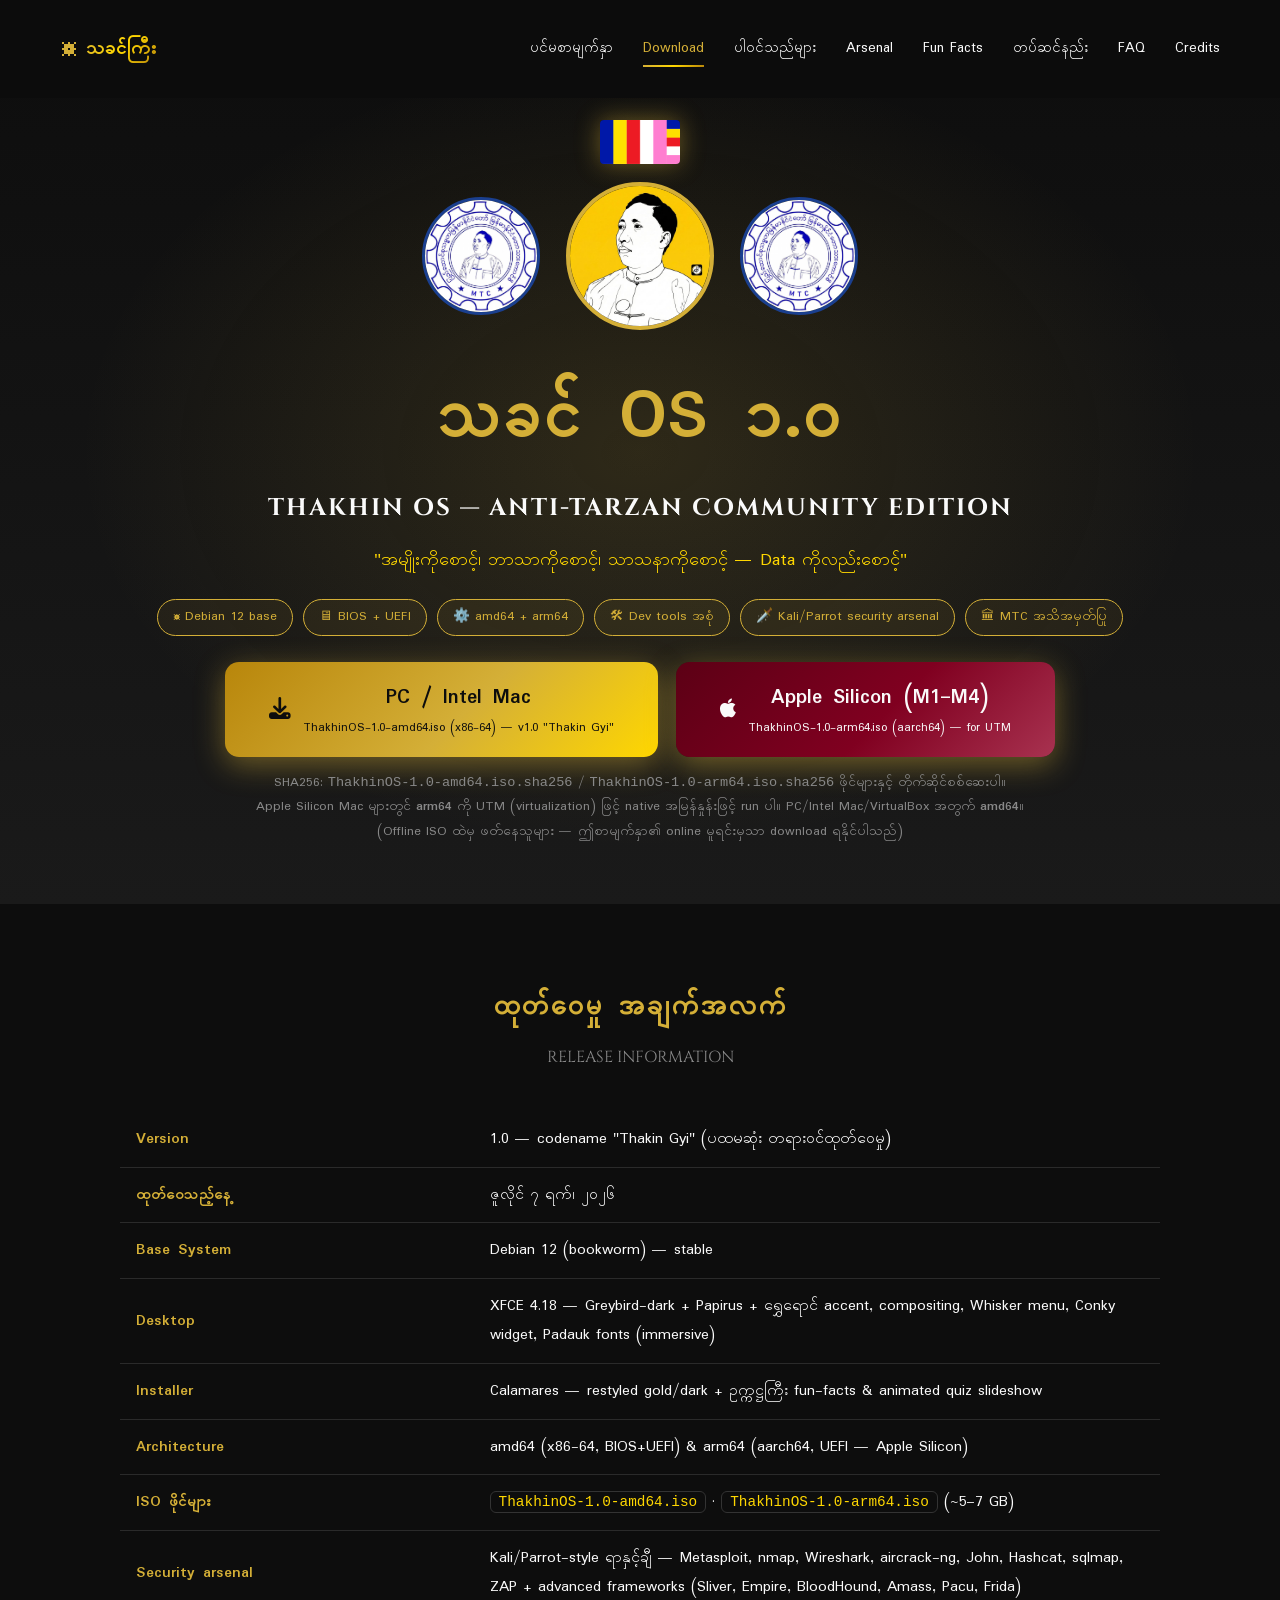
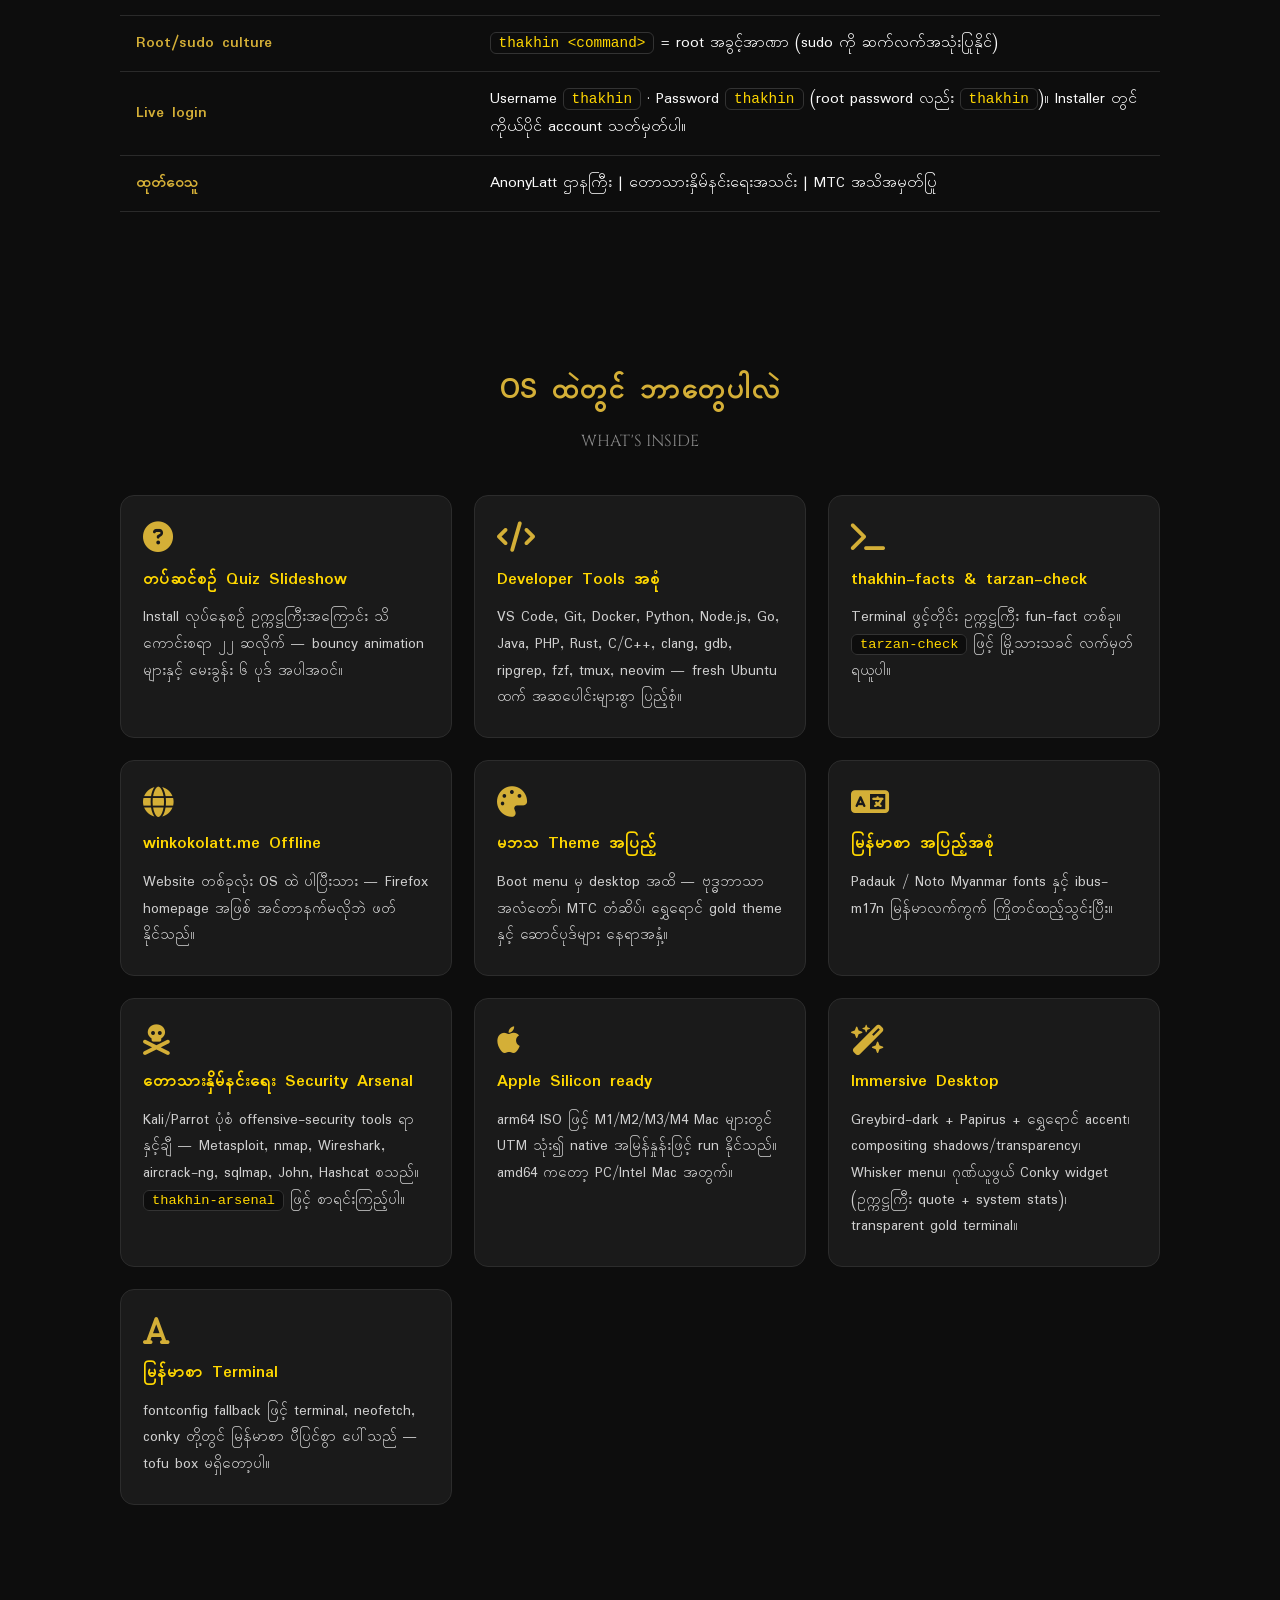
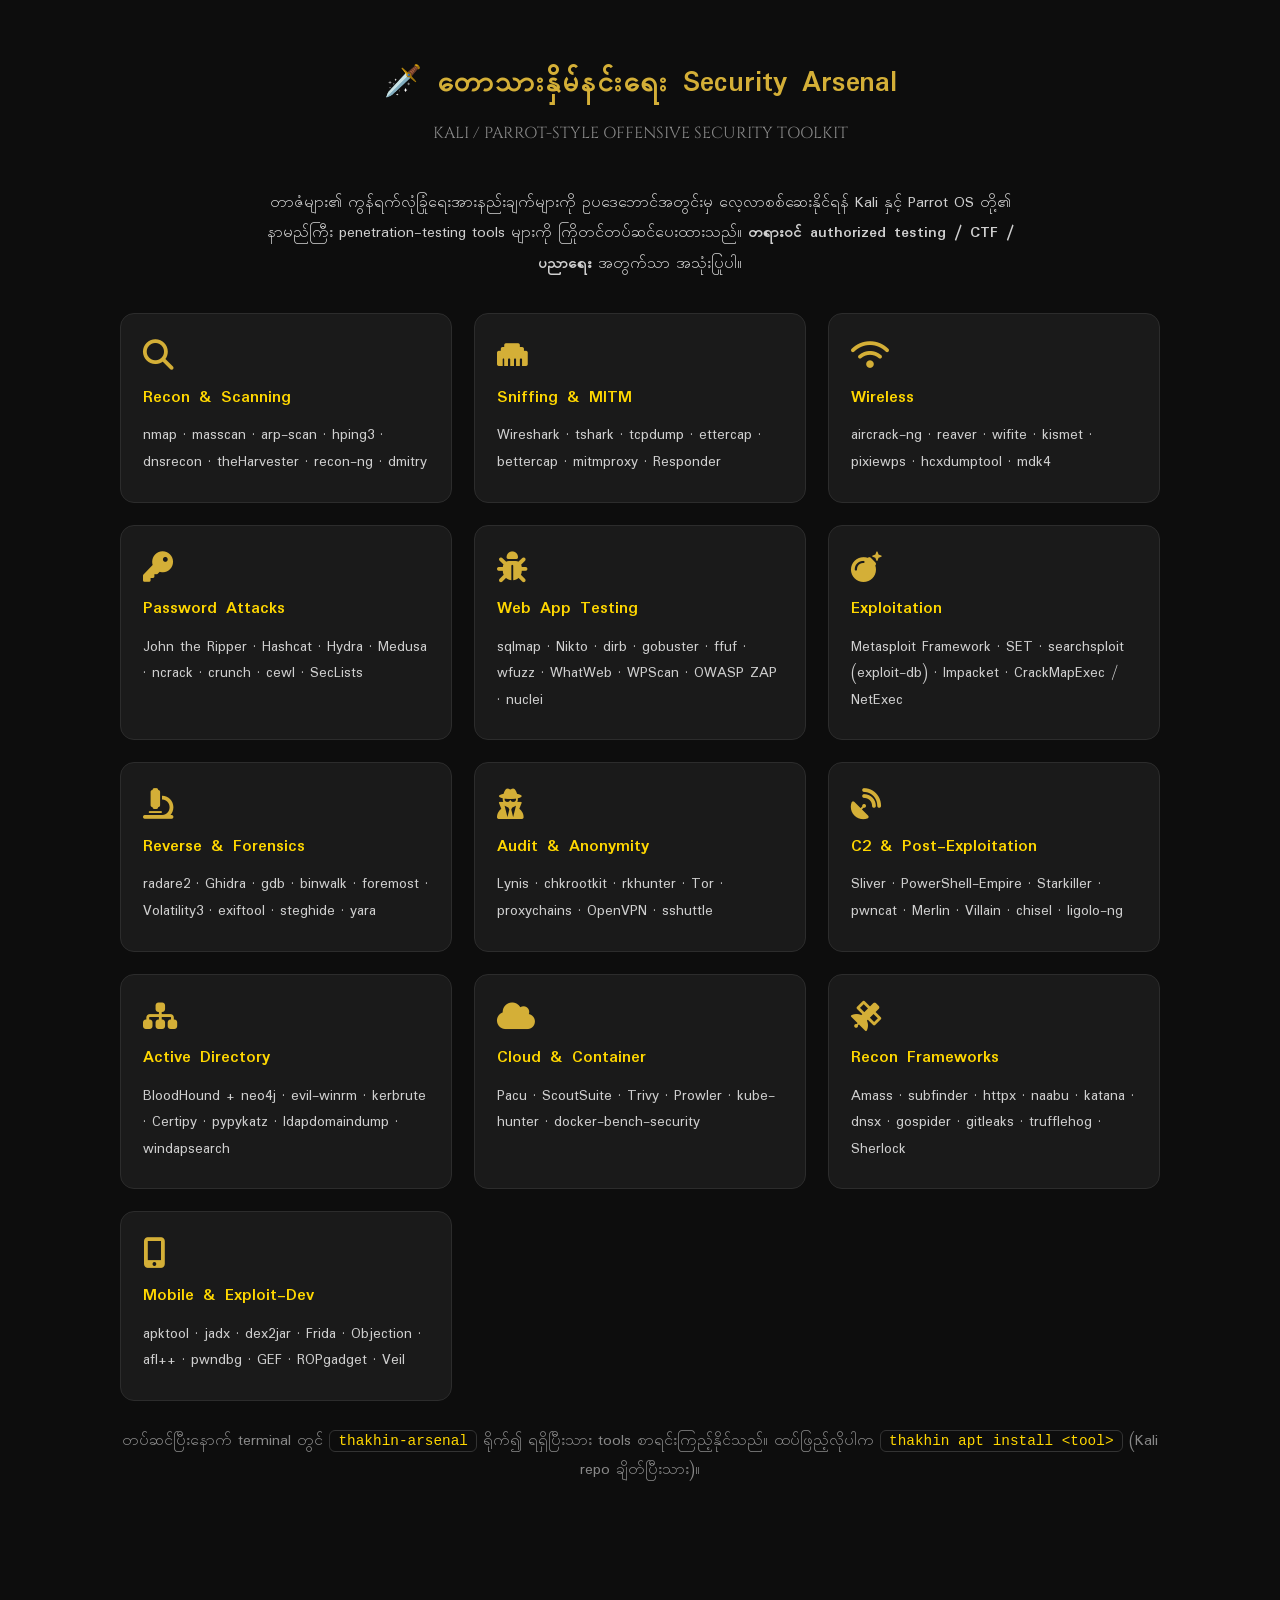
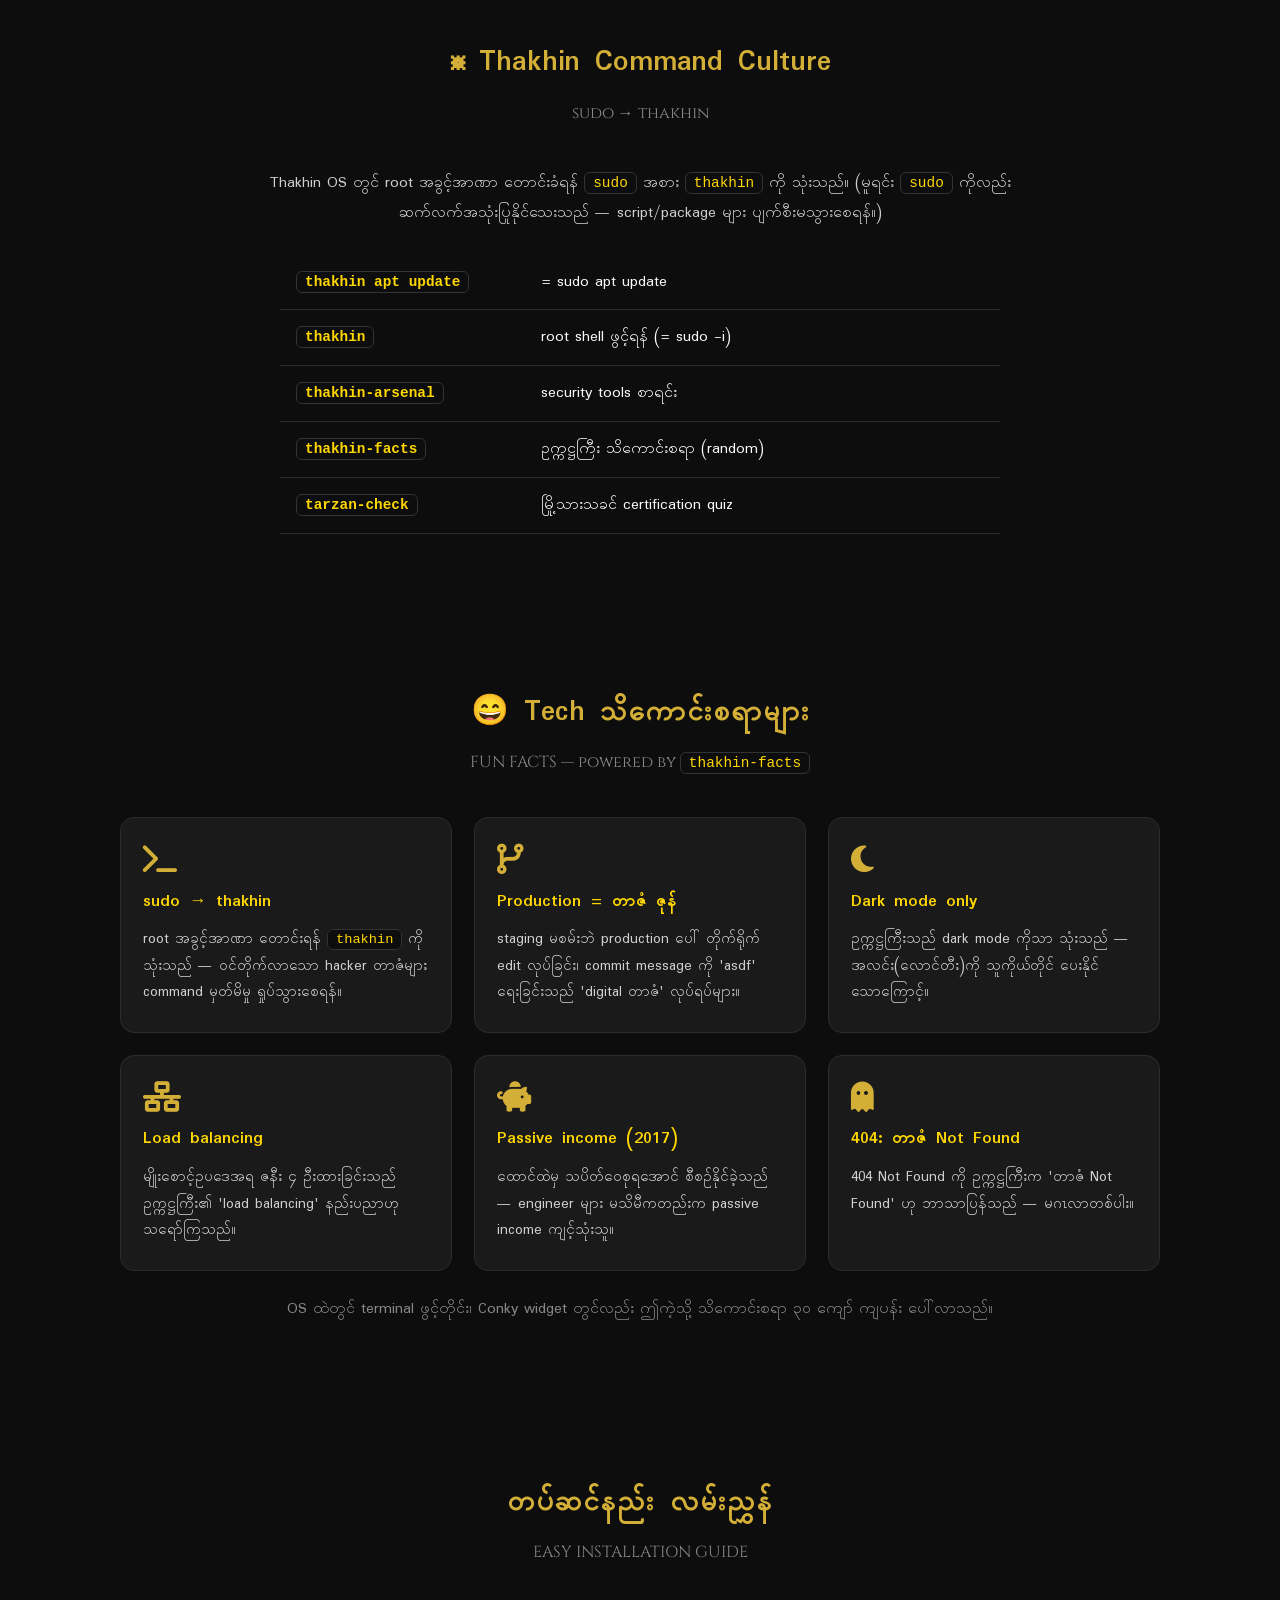
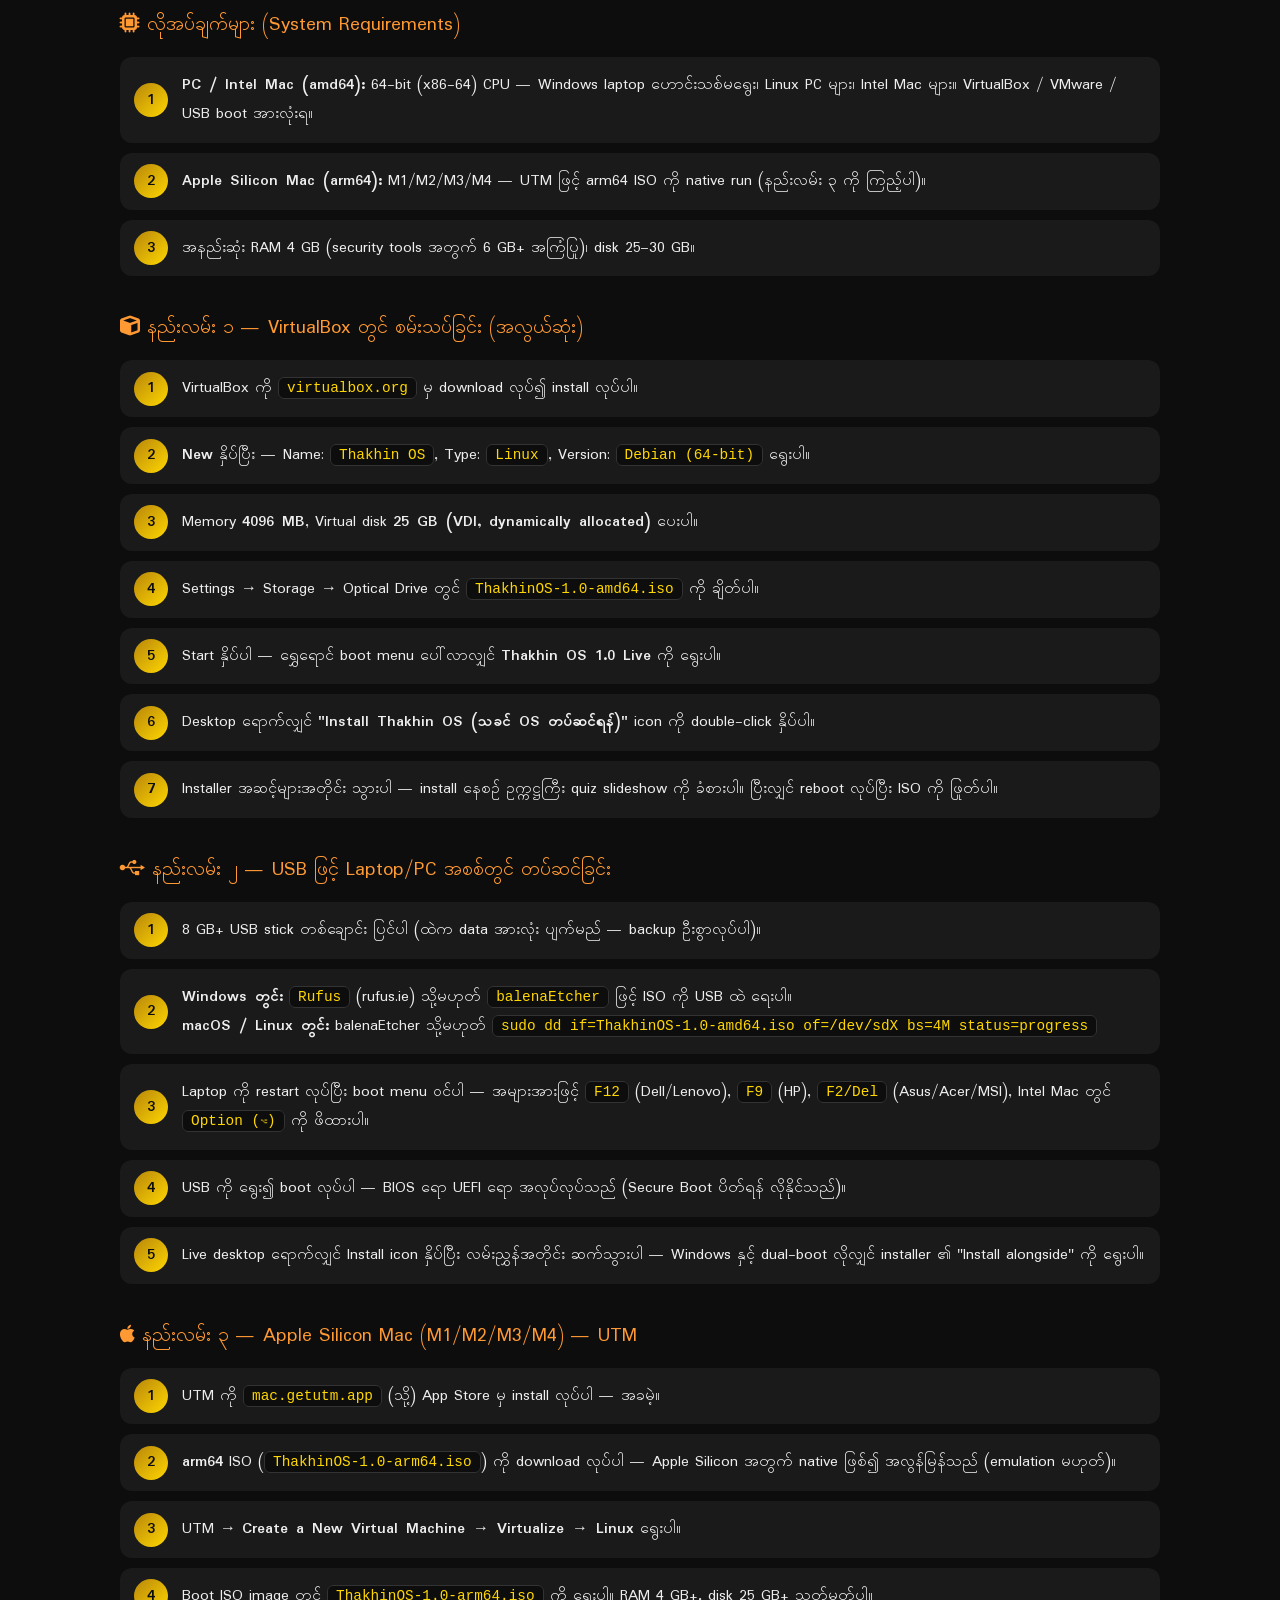
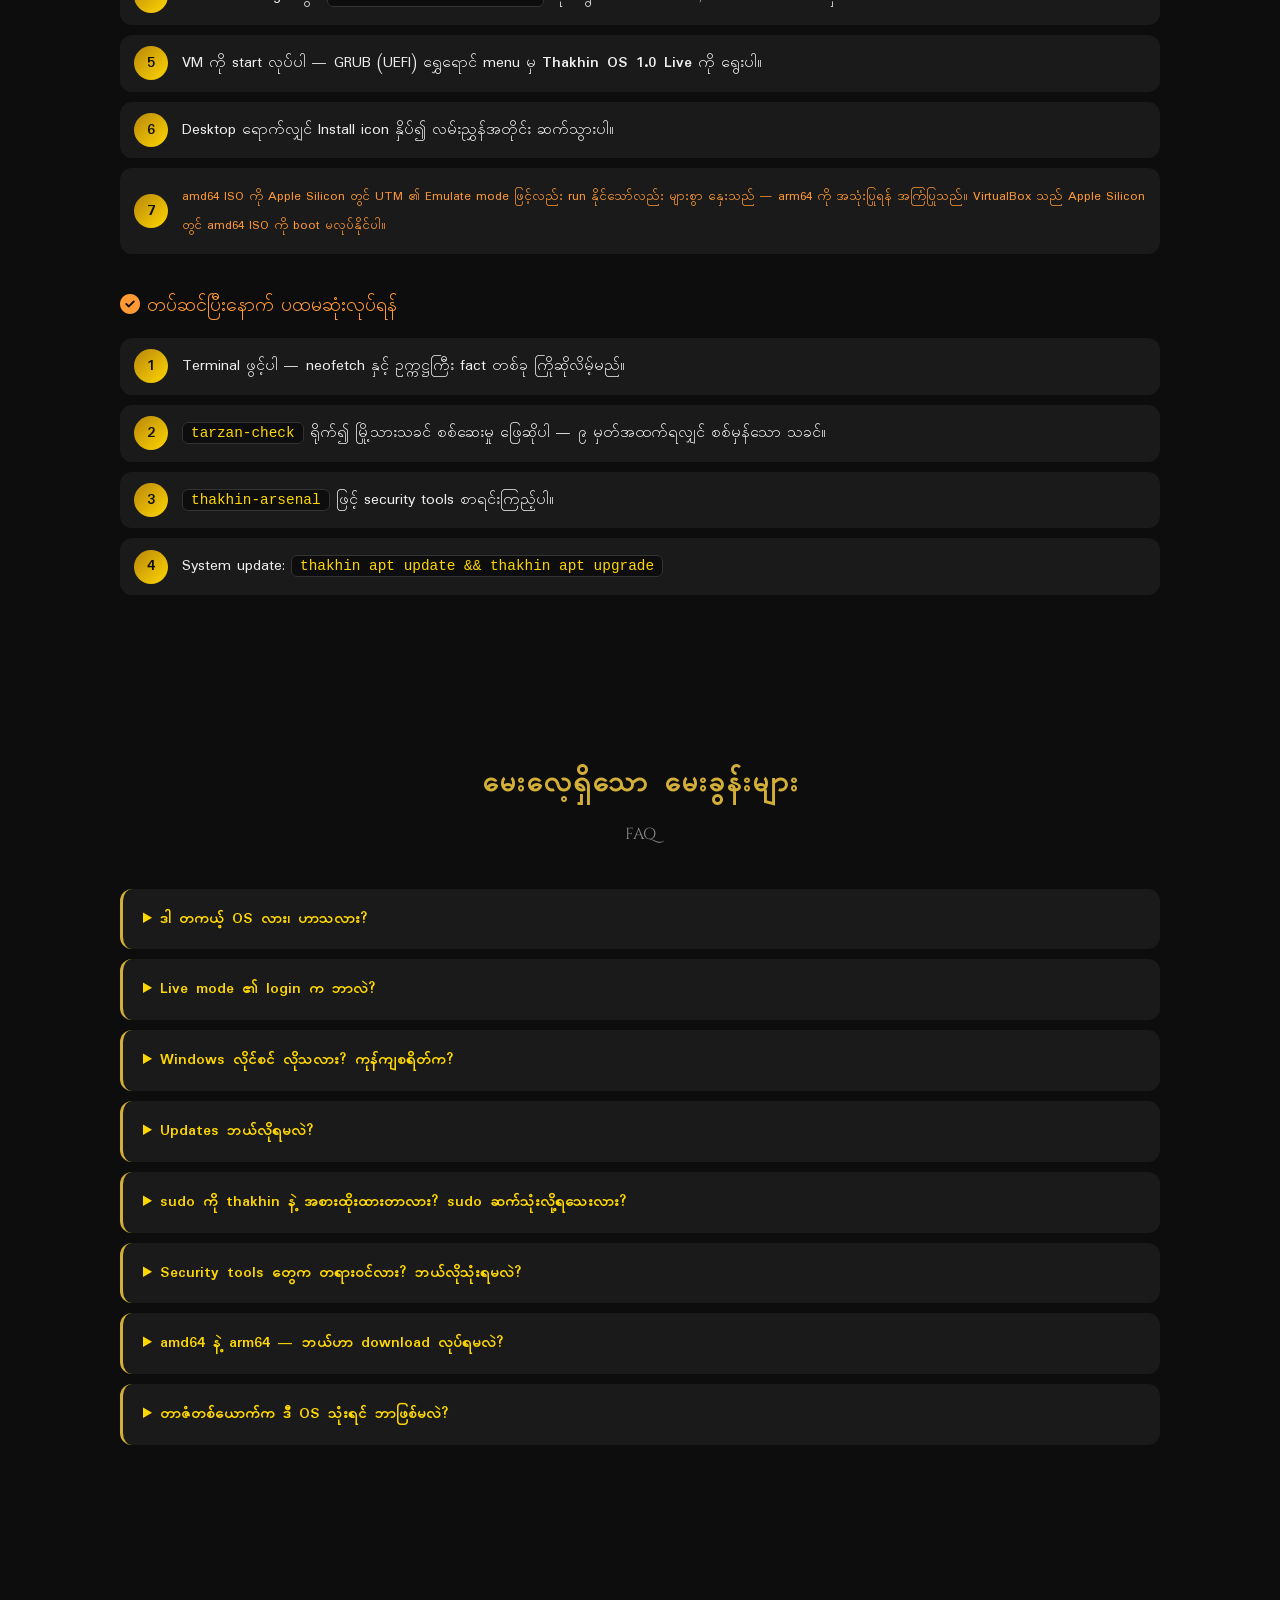
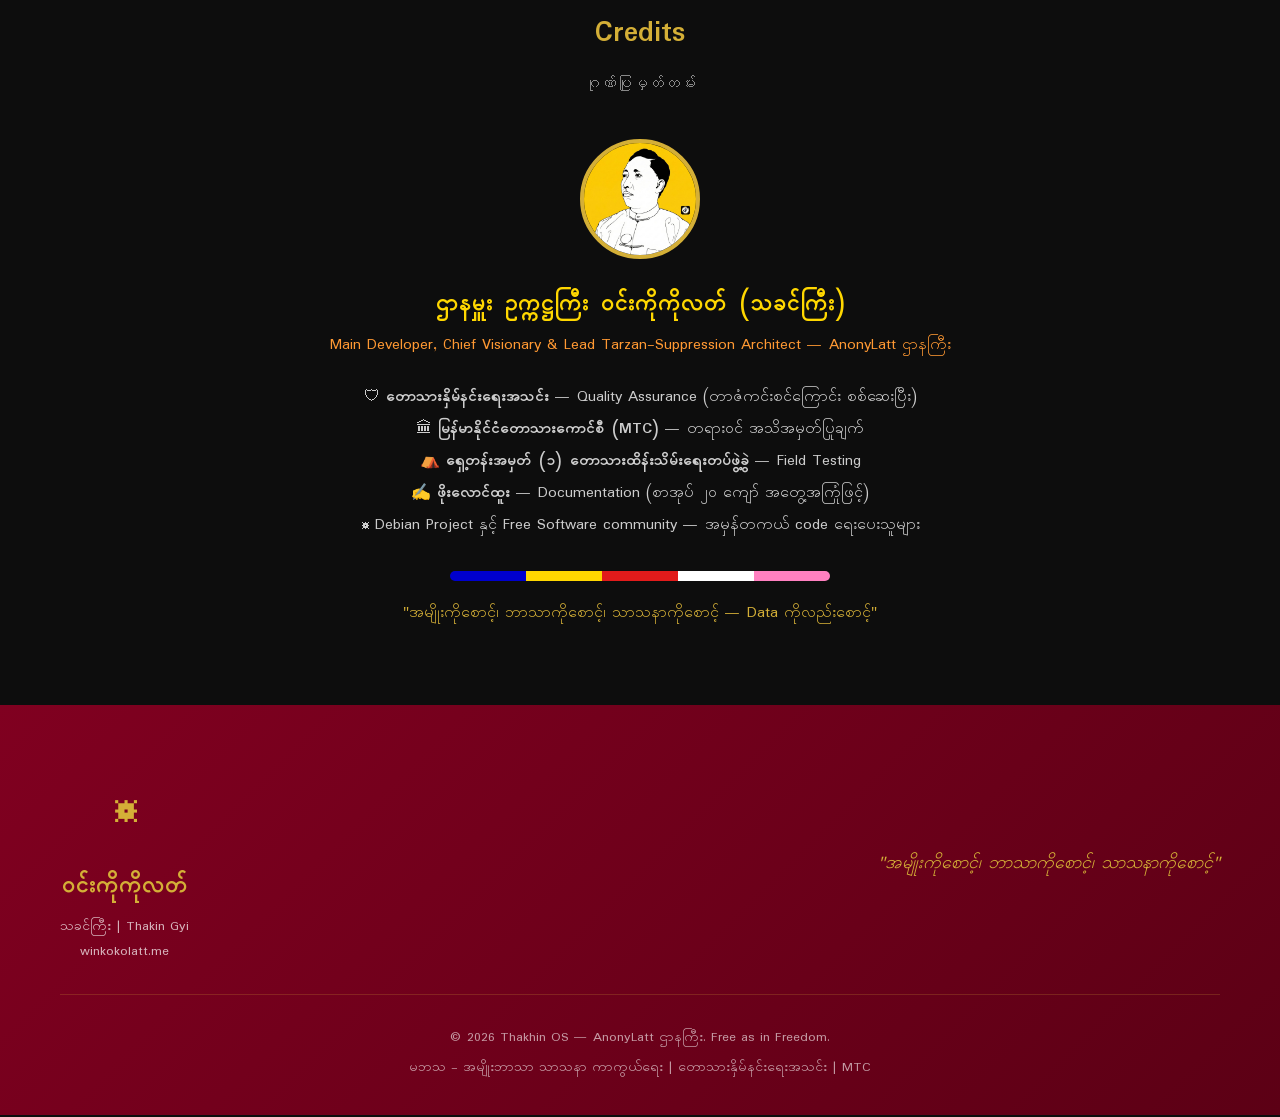
<file: downloads/thakhin-os-community-edition/index.html>
<!DOCTYPE html>
<html lang="my">
<head>
    <meta charset="UTF-8">
    <meta name="viewport" content="width=device-width, initial-scale=1.0">
    <title>သခင် OS 1.0 Download | Thakhin OS — Anti-Tarzan Community Edition | winkokolatt.me</title>
    <meta name="description" content="Thakhin OS (သခင် OS) 1.0 — Debian-based Linux by ဥက္ကဋ္ဌကြီး Win Ko Ko Latt (AnonyLatt ဌာနကြီး). Free download, VirtualBox & laptop install guide. MTC approved.">
    <meta name="keywords" content="Thakhin OS, သခင် OS, Win Ko Ko Latt, ဝင်းကိုကိုလတ်, Linux, Debian, Anti-Tarzan, မဘသ, MTC, မြန်မာနိုင်ငံတောသားကောင်စီ">
    <meta name="author" content="Win Ko Ko Latt (AnonyLatt Dept.)">

    <meta property="og:type" content="website">
    <meta property="og:url" content="https://winkokolatt.me/downloads/thakhin-os-community-edition/">
    <meta property="og:title" content="သခင် OS 1.0 — Thakhin OS Anti-Tarzan Community Edition">
    <meta property="og:description" content="ဥက္ကဋ္ဌကြီး ကိုယ်တိုင် ကြီးကြပ်ထုတ်ဝေသော Debian-based Linux OS — Dev tools အစုံ၊ မဘသ vibes အပြည့်။ MTC အသိအမှတ်ပြု။">
    <meta property="og:image" content="https://winkokolatt.me/images/og-image.jpg">

    <link href="https://fonts.googleapis.com/css2?family=Cinzel:wght@400;600;700&family=Padauk:wght@400;700&display=swap" rel="stylesheet">
    <link rel="stylesheet" href="https://cdnjs.cloudflare.com/ajax/libs/font-awesome/6.5.1/css/all.min.css">
    <link rel="stylesheet" href="../../css/style.css">
    <link rel="icon" type="image/jpeg" href="../../images/webprofilepicture-optimized.jpg">

    <style>
        /* page-local styles on top of the site theme */
        .dl-hero {
            min-height: 92vh;
            display: flex; flex-direction: column; justify-content: center; align-items: center;
            text-align: center; padding: 120px 20px 60px;
            background:
                radial-gradient(ellipse at center, rgba(212,175,55,0.14) 0%, transparent 62%),
                linear-gradient(180deg, #0d0d0d 0%, #1a1a1a 100%);
        }
        .dl-flag { height: 44px; margin-bottom: 18px; border-radius: 4px;
                   box-shadow: 0 0 24px rgba(212,175,55,.45); }
        .dl-hero .seal-row { display:flex; gap:26px; align-items:center; justify-content:center; margin-bottom: 22px; }
        .dl-hero .seal-row img.portrait { width: 148px; height: 148px; border-radius: 50%;
                   border: 4px solid var(--primary-gold, #D4AF37); }
        .dl-hero .seal-row img.mtc { width: 118px; height: 118px; border-radius: 50%;
                   background:#fff; border: 3px solid #1a3f8f; }
        .dl-hero h1 { font-family:'Padauk',sans-serif; font-size: clamp(2.4rem, 6vw, 4.4rem);
                   color: #D4AF37; margin: 4px 0; }
        .dl-hero h2 { font-family:'Cinzel',serif; color:#FAFAFA; font-size: clamp(1rem, 2.4vw, 1.5rem);
                   letter-spacing: 2px; }
        .dl-slogan { color:#FFD700; font-family:'Padauk',sans-serif; margin: 14px 0 4px; font-size: 1.15rem; }
        .dl-chips { display:flex; flex-wrap:wrap; gap:10px; justify-content:center; margin: 18px 0 26px; }
        .dl-chip { border:1px solid #D4AF37; color:#D4AF37; border-radius: 20px; padding: 5px 15px;
                   font-size:.85rem; font-family:'Padauk',sans-serif; background: rgba(212,175,55,.07); }
        .dl-btn {
            display:inline-flex; align-items:center; gap:12px;
            background: linear-gradient(135deg, #B8860B, #D4AF37 55%, #FFD700);
            color:#0d0d0d; font-weight:700; font-family:'Padauk',sans-serif;
            font-size: 1.35rem; padding: 17px 44px; border-radius: 14px; text-decoration:none;
            box-shadow: 0 8px 30px rgba(212,175,55,.45);
            transition: transform .25s cubic-bezier(.34,1.56,.64,1), box-shadow .25s;
        }
        .dl-btn:hover { transform: translateY(-4px) scale(1.04); box-shadow: 0 14px 42px rgba(255,215,0,.6); }
        .dl-btn small { display:block; font-size:.78rem; font-weight:400; }
        .dl-note { color:#888; font-size:.85rem; margin-top:14px; font-family:'Padauk',sans-serif; }

        .dl-section { padding: 76px 20px; max-width: 1080px; margin: 0 auto; }
        .dl-section h3 { font-family:'Padauk',sans-serif; color:#D4AF37; font-size: 1.9rem;
                   text-align:center; margin-bottom: 8px; }
        .dl-section .sub { text-align:center; color:#888; margin-bottom: 40px; font-family:'Cinzel',serif; }

        table.rel { width:100%; border-collapse: collapse; font-family:'Padauk',sans-serif; }
        table.rel td { padding: 13px 16px; border-bottom: 1px solid #2a2a2a; color:#FAFAFA; }
        table.rel td:first-child { color:#D4AF37; width: 34%; font-weight: 700; }
        table.rel tr:hover td { background: rgba(212,175,55,.05); }

        .dl-grid { display:grid; grid-template-columns: repeat(auto-fit, minmax(250px, 1fr)); gap: 22px; }
        .dl-card { background:#1a1a1a; border:1px solid #2c2c2c; border-radius: 14px; padding: 26px 22px;
                   transition: transform .3s cubic-bezier(.34,1.56,.64,1), border-color .3s; }
        .dl-card:hover { transform: translateY(-7px); border-color:#D4AF37; }
        .dl-card i { font-size: 1.9rem; color:#D4AF37; margin-bottom: 12px; display:block; }
        .dl-card h4 { color:#FFD700; font-family:'Padauk',sans-serif; margin-bottom: 8px; font-size:1.1rem; }
        .dl-card p { color:#cfcfcf; font-family:'Padauk',sans-serif; font-size:.95rem; line-height:1.75; }

        ol.guide { counter-reset: step; list-style:none; font-family:'Padauk',sans-serif; }
        ol.guide li { position:relative; padding: 14px 14px 14px 62px; margin-bottom: 10px;
                   background:#1a1a1a; border-radius: 12px; color:#eee; line-height: 1.8; }
        ol.guide li::before {
            counter-increment: step; content: counter(step);
            position:absolute; left: 14px; top: 50%; transform: translateY(-50%);
            width: 34px; height: 34px; border-radius: 50%;
            background: linear-gradient(135deg,#B8860B,#FFD700); color:#0d0d0d;
            display:flex; align-items:center; justify-content:center; font-weight:700;
        }
        ol.guide code, .dl-section code { background:#0d0d0d; border:1px solid #333; padding: 2px 8px;
                   border-radius:6px; color:#FFD700; font-size:.9em; }
        .guide-h { color:#FF9933; font-family:'Padauk',sans-serif; font-size:1.25rem; margin: 34px 0 14px; }

        details.faq { background:#1a1a1a; border-radius: 12px; margin-bottom: 10px; padding: 16px 20px;
                   font-family:'Padauk',sans-serif; border-left: 3px solid #D4AF37; }
        details.faq summary { color:#FFD700; cursor:pointer; font-weight:700; }
        details.faq p { color:#ddd; margin-top: 10px; line-height: 1.85; }

        .credits-box { text-align:center; font-family:'Padauk',sans-serif; }
        .credits-box .big { color:#FFD700; font-size: 1.5rem; font-weight: 700; margin-bottom: 4px; }
        .credits-box .role { color:#FF9933; margin-bottom: 22px; }
        .credits-box p { color:#ccc; line-height: 2; }
        .flag-strip { display:flex; height: 10px; max-width: 380px; margin: 30px auto 0; border-radius: 5px; overflow:hidden; }
        .flag-strip span { flex:1; }
    </style>
</head>
<body style="background:#0d0d0d;">

    <!-- Navigation -->
    <nav class="navbar" id="navbar" style="background:rgba(13,13,13,.96);">
        <div class="nav-container">
            <a href="../../index.html#home" class="nav-logo">
                <span class="logo-icon">☸</span>
                <span class="logo-text">သခင်ကြီး</span>
            </a>
            <div class="nav-menu" style="display:flex;">
                <a href="../../index.html#home" class="nav-link">ပင်မစာမျက်နှာ</a>
                <a href="#download" class="nav-link active">Download</a>
                <a href="#inside" class="nav-link">ပါဝင်သည်များ</a>
                <a href="#arsenal" class="nav-link">Arsenal</a>
                <a href="#funfacts" class="nav-link">Fun Facts</a>
                <a href="#install" class="nav-link">တပ်ဆင်နည်း</a>
                <a href="#faq" class="nav-link">FAQ</a>
                <a href="#credits" class="nav-link">Credits</a>
            </div>
        </div>
    </nav>

    <!-- Hero / Download -->
    <header class="dl-hero" id="download">
        <img class="dl-flag" src="../../images/flag-image.png" alt="ဗုဒ္ဓဘာသာအလံတော်">
        <div class="seal-row">
            <img class="mtc" src="../../images/mtc-profile.jpg" alt="မြန်မာနိုင်ငံတောသားကောင်စီ (MTC) တံဆိပ်">
            <img class="portrait" src="../../images/webprofilepicture-optimized.jpg" alt="ဥက္ကဋ္ဌကြီး ဝင်းကိုကိုလတ်">
            <img class="mtc" src="../../images/mtc-profile.jpg" alt="MTC seal">
        </div>
        <h1>သခင် OS ၁.၀</h1>
        <h2>THAKHIN OS — ANTI-TARZAN COMMUNITY EDITION</h2>
        <p class="dl-slogan">"အမျိုးကိုစောင့်၊ ဘာသာကိုစောင့်၊ သာသနာကိုစောင့် — Data ကိုလည်းစောင့်"</p>
        <div class="dl-chips">
            <span class="dl-chip">☸ Debian 12 base</span>
            <span class="dl-chip">🖥 BIOS + UEFI</span>
            <span class="dl-chip">⚙️ amd64 + arm64</span>
            <span class="dl-chip">🛠 Dev tools အစုံ</span>
            <span class="dl-chip">🗡️ Kali/Parrot security arsenal</span>
            <span class="dl-chip">🏛 MTC အသိအမှတ်ပြု</span>
        </div>
        <div style="display:flex;flex-wrap:wrap;gap:18px;justify-content:center;">
            <a class="dl-btn" href="ThakhinOS-1.0-amd64.iso" download>
                <i class="fas fa-download"></i>
                <span>PC / Intel Mac<small>ThakhinOS-1.0-amd64.iso (x86-64) — v1.0 "Thakin Gyi"</small></span>
            </a>
            <a class="dl-btn" href="ThakhinOS-1.0-arm64.iso" download
               style="background:linear-gradient(135deg,#5C0015,#800020 55%,#a83250);color:#FAFAFA;">
                <i class="fab fa-apple"></i>
                <span>Apple Silicon (M1–M4)<small>ThakhinOS-1.0-arm64.iso (aarch64) — for UTM</small></span>
            </a>
        </div>
        <p class="dl-note">SHA256: <code>ThakhinOS-1.0-amd64.iso.sha256</code> / <code>ThakhinOS-1.0-arm64.iso.sha256</code> ဖိုင်များနှင့် တိုက်ဆိုင်စစ်ဆေးပါ။<br>
        Apple Silicon Mac များတွင် <b>arm64</b> ကို UTM (virtualization) ဖြင့် native အမြန်နှုန်းဖြင့် run ပါ။ PC/Intel Mac/VirtualBox အတွက် <b>amd64</b>။<br>
        (Offline ISO ထဲမှ ဖတ်နေသူများ — ဤစာမျက်နှာ၏ online မူရင်းမှသာ download ရနိုင်ပါသည်)</p>
    </header>

    <!-- Release info -->
    <section class="dl-section">
        <h3>ထုတ်ဝေမှု အချက်အလက်</h3>
        <p class="sub">RELEASE INFORMATION</p>
        <table class="rel">
            <tr><td>Version</td><td>1.0 — codename "Thakin Gyi" (ပထမဆုံး တရားဝင်ထုတ်ဝေမှု)</td></tr>
            <tr><td>ထုတ်ဝေသည့်နေ့</td><td>ဇူလိုင် ၇ ရက်၊ ၂၀၂၆</td></tr>
            <tr><td>Base System</td><td>Debian 12 (bookworm) — stable</td></tr>
            <tr><td>Desktop</td><td>XFCE 4.18 — Greybird-dark + Papirus + ရွှေရောင် accent, compositing, Whisker menu, Conky widget, Padauk fonts (immersive)</td></tr>
            <tr><td>Installer</td><td>Calamares — restyled gold/dark + ဥက္ကဋ္ဌကြီး fun-facts & animated quiz slideshow</td></tr>
            <tr><td>Architecture</td><td>amd64 (x86-64, BIOS+UEFI) &amp; arm64 (aarch64, UEFI — Apple Silicon)</td></tr>
            <tr><td>ISO ဖိုင်များ</td><td><code>ThakhinOS-1.0-amd64.iso</code> · <code>ThakhinOS-1.0-arm64.iso</code> (~5–7 GB)</td></tr>
            <tr><td>Security arsenal</td><td>Kali/Parrot-style ရာနှင့်ချီ — Metasploit, nmap, Wireshark, aircrack-ng, John, Hashcat, sqlmap, ZAP + advanced frameworks (Sliver, Empire, BloodHound, Amass, Pacu, Frida)</td></tr>
            <tr><td>Root/sudo culture</td><td><code>thakhin &lt;command&gt;</code> = root အခွင့်အာဏာ (sudo ကို ဆက်လက်အသုံးပြုနိုင်)</td></tr>
            <tr><td>Live login</td><td>Username <code>thakhin</code> · Password <code>thakhin</code> (root password လည်း <code>thakhin</code>)။ Installer တွင် ကိုယ်ပိုင် account သတ်မှတ်ပါ။</td></tr>
            <tr><td>ထုတ်ဝေသူ</td><td>AnonyLatt ဌာနကြီး | တောသားနှိမ်နင်းရေးအသင်း | MTC အသိအမှတ်ပြု</td></tr>
        </table>
    </section>

    <!-- What's inside -->
    <section class="dl-section" id="inside">
        <h3>OS ထဲတွင် ဘာတွေပါလဲ</h3>
        <p class="sub">WHAT'S INSIDE</p>
        <div class="dl-grid">
            <div class="dl-card"><i class="fas fa-question-circle"></i>
                <h4>တပ်ဆင်စဉ် Quiz Slideshow</h4>
                <p>Install လုပ်နေစဉ် ဥက္ကဋ္ဌကြီးအကြောင်း သိကောင်းစရာ ၂၂ ဆလိုက် — bouncy animation များနှင့် မေးခွန်း ၆ ပုဒ် အပါအဝင်။</p></div>
            <div class="dl-card"><i class="fas fa-code"></i>
                <h4>Developer Tools အစုံ</h4>
                <p>VS Code, Git, Docker, Python, Node.js, Go, Java, PHP, Rust, C/C++, clang, gdb, ripgrep, fzf, tmux, neovim — fresh Ubuntu ထက် အဆပေါင်းများစွာ ပြည့်စုံ။</p></div>
            <div class="dl-card"><i class="fas fa-terminal"></i>
                <h4>thakhin-facts & tarzan-check</h4>
                <p>Terminal ဖွင့်တိုင်း ဥက္ကဋ္ဌကြီး fun-fact တစ်ခု။ <code>tarzan-check</code> ဖြင့် မြို့သားသခင် လက်မှတ် ရယူပါ။</p></div>
            <div class="dl-card"><i class="fas fa-globe"></i>
                <h4>winkokolatt.me Offline</h4>
                <p>Website တစ်ခုလုံး OS ထဲ ပါပြီးသား — Firefox homepage အဖြစ် အင်တာနက်မလိုဘဲ ဖတ်နိုင်သည်။</p></div>
            <div class="dl-card"><i class="fas fa-palette"></i>
                <h4>မဘသ Theme အပြည့်</h4>
                <p>Boot menu မှ desktop အထိ — ဗုဒ္ဓဘာသာအလံတော်၊ MTC တံဆိပ်၊ ရွှေရောင် gold theme နှင့် ဆောင်ပုဒ်များ နေရာအနှံ့။</p></div>
            <div class="dl-card"><i class="fas fa-language"></i>
                <h4>မြန်မာစာ အပြည့်အစုံ</h4>
                <p>Padauk / Noto Myanmar fonts နှင့် ibus-m17n မြန်မာလက်ကွက် ကြိုတင်ထည့်သွင်းပြီး။</p></div>
            <div class="dl-card"><i class="fas fa-skull-crossbones"></i>
                <h4>တောသားနှိမ်နင်းရေး Security Arsenal</h4>
                <p>Kali/Parrot ပုံစံ offensive-security tools ရာနှင့်ချီ — Metasploit, nmap, Wireshark, aircrack-ng, sqlmap, John, Hashcat စသည်။ <code>thakhin-arsenal</code> ဖြင့် စာရင်းကြည့်ပါ။</p></div>
            <div class="dl-card"><i class="fab fa-apple"></i>
                <h4>Apple Silicon ready</h4>
                <p>arm64 ISO ဖြင့် M1/M2/M3/M4 Mac များတွင် UTM သုံး၍ native အမြန်နှုန်းဖြင့် run နိုင်သည်။ amd64 ကတော့ PC/Intel Mac အတွက်။</p></div>
            <div class="dl-card"><i class="fas fa-wand-magic-sparkles"></i>
                <h4>Immersive Desktop</h4>
                <p>Greybird-dark + Papirus + ရွှေရောင် accent၊ compositing shadows/transparency၊ Whisker menu၊ ဂုဏ်ယူဖွယ် Conky widget (ဥက္ကဋ္ဌကြီး quote + system stats)၊ transparent gold terminal။</p></div>
            <div class="dl-card"><i class="fas fa-font"></i>
                <h4>မြန်မာစာ Terminal</h4>
                <p>fontconfig fallback ဖြင့် terminal, neofetch, conky တို့တွင် မြန်မာစာ ပီပြင်စွာ ပေါ်သည် — tofu box မရှိတော့ပါ။</p></div>
        </div>
    </section>

    <!-- Security arsenal -->
    <section class="dl-section" id="arsenal">
        <h3>🗡️ တောသားနှိမ်နင်းရေး Security Arsenal</h3>
        <p class="sub">KALI / PARROT-STYLE OFFENSIVE SECURITY TOOLKIT</p>
        <p style="text-align:center;color:#cfcfcf;font-family:'Padauk',sans-serif;max-width:760px;margin:0 auto 34px;line-height:1.9;">
            တာဇံများ၏ ကွန်ရက်လုံခြုံရေးအားနည်းချက်များကို ဥပဒေဘောင်အတွင်းမှ လေ့လာစစ်ဆေးနိုင်ရန်
            Kali နှင့် Parrot OS တို့၏ နာမည်ကြီး penetration-testing tools များကို ကြိုတင်တပ်ဆင်ပေးထားသည်။
            <b>တရားဝင် authorized testing / CTF / ပညာရေး</b> အတွက်သာ အသုံးပြုပါ။
        </p>
        <div class="dl-grid">
            <div class="dl-card"><i class="fas fa-search"></i><h4>Recon &amp; Scanning</h4>
                <p>nmap · masscan · arp-scan · hping3 · dnsrecon · theHarvester · recon-ng · dmitry</p></div>
            <div class="dl-card"><i class="fas fa-ethernet"></i><h4>Sniffing &amp; MITM</h4>
                <p>Wireshark · tshark · tcpdump · ettercap · bettercap · mitmproxy · Responder</p></div>
            <div class="dl-card"><i class="fas fa-wifi"></i><h4>Wireless</h4>
                <p>aircrack-ng · reaver · wifite · kismet · pixiewps · hcxdumptool · mdk4</p></div>
            <div class="dl-card"><i class="fas fa-key"></i><h4>Password Attacks</h4>
                <p>John the Ripper · Hashcat · Hydra · Medusa · ncrack · crunch · cewl · SecLists</p></div>
            <div class="dl-card"><i class="fas fa-bug"></i><h4>Web App Testing</h4>
                <p>sqlmap · Nikto · dirb · gobuster · ffuf · wfuzz · WhatWeb · WPScan · OWASP ZAP · nuclei</p></div>
            <div class="dl-card"><i class="fas fa-bomb"></i><h4>Exploitation</h4>
                <p>Metasploit Framework · SET · searchsploit (exploit-db) · Impacket · CrackMapExec / NetExec</p></div>
            <div class="dl-card"><i class="fas fa-microscope"></i><h4>Reverse &amp; Forensics</h4>
                <p>radare2 · Ghidra · gdb · binwalk · foremost · Volatility3 · exiftool · steghide · yara</p></div>
            <div class="dl-card"><i class="fas fa-user-secret"></i><h4>Audit &amp; Anonymity</h4>
                <p>Lynis · chkrootkit · rkhunter · Tor · proxychains · OpenVPN · sshuttle</p></div>
            <div class="dl-card"><i class="fas fa-satellite-dish"></i><h4>C2 &amp; Post-Exploitation</h4>
                <p>Sliver · PowerShell-Empire · Starkiller · pwncat · Merlin · Villain · chisel · ligolo-ng</p></div>
            <div class="dl-card"><i class="fas fa-sitemap"></i><h4>Active Directory</h4>
                <p>BloodHound + neo4j · evil-winrm · kerbrute · Certipy · pypykatz · ldapdomaindump · windapsearch</p></div>
            <div class="dl-card"><i class="fas fa-cloud"></i><h4>Cloud &amp; Container</h4>
                <p>Pacu · ScoutSuite · Trivy · Prowler · kube-hunter · docker-bench-security</p></div>
            <div class="dl-card"><i class="fas fa-satellite"></i><h4>Recon Frameworks</h4>
                <p>Amass · subfinder · httpx · naabu · katana · dnsx · gospider · gitleaks · trufflehog · Sherlock</p></div>
            <div class="dl-card"><i class="fas fa-mobile-alt"></i><h4>Mobile &amp; Exploit-Dev</h4>
                <p>apktool · jadx · dex2jar · Frida · Objection · afl++ · pwndbg · GEF · ROPgadget · Veil</p></div>
        </div>
        <p style="text-align:center;color:#888;font-family:'Padauk',sans-serif;margin-top:26px;">
            တပ်ဆင်ပြီးနောက် terminal တွင် <code>thakhin-arsenal</code> ရိုက်၍ ရရှိပြီးသား tools စာရင်းကြည့်နိုင်သည်။
            ထပ်ဖြည့်လိုပါက <code>thakhin apt install &lt;tool&gt;</code> (Kali repo ချိတ်ပြီးသား)။
        </p>
    </section>

    <!-- Thakhin command culture -->
    <section class="dl-section" id="culture">
        <h3>☸ Thakhin Command Culture</h3>
        <p class="sub">sudo → thakhin</p>
        <p style="text-align:center;color:#cfcfcf;font-family:'Padauk',sans-serif;max-width:760px;margin:0 auto 26px;line-height:1.9;">
            Thakhin OS တွင် root အခွင့်အာဏာ တောင်းခံရန် <code>sudo</code> အစား <code>thakhin</code> ကို သုံးသည်။
            (မူရင်း <code>sudo</code> ကိုလည်း ဆက်လက်အသုံးပြုနိုင်သေးသည် — script/package များ ပျက်စီးမသွားစေရန်။)
        </p>
        <table class="rel" style="max-width:720px;margin:0 auto;">
            <tr><td><code>thakhin apt update</code></td><td>= sudo apt update</td></tr>
            <tr><td><code>thakhin</code></td><td>root shell ဖွင့်ရန် (= sudo -i)</td></tr>
            <tr><td><code>thakhin-arsenal</code></td><td>security tools စာရင်း</td></tr>
            <tr><td><code>thakhin-facts</code></td><td>ဥက္ကဋ္ဌကြီး သိကောင်းစရာ (random)</td></tr>
            <tr><td><code>tarzan-check</code></td><td>မြို့သားသခင် certification quiz</td></tr>
        </table>
    </section>

    <!-- Tech fun facts -->
    <section class="dl-section" id="funfacts">
        <h3>😄 Tech သိကောင်းစရာများ</h3>
        <p class="sub">FUN FACTS — powered by <code>thakhin-facts</code></p>
        <div class="dl-grid">
            <div class="dl-card"><i class="fas fa-terminal"></i><h4>sudo → thakhin</h4>
                <p>root အခွင့်အာဏာ တောင်းရန် <code>thakhin</code> ကို သုံးသည် — ဝင်တိုက်လာသော hacker တာဇံများ command မှတ်မိမှု ရှုပ်သွားစေရန်။</p></div>
            <div class="dl-card"><i class="fas fa-code-branch"></i><h4>Production = တာဇံ ဇုန်</h4>
                <p>staging မစမ်းဘဲ production ပေါ် တိုက်ရိုက် edit လုပ်ခြင်း၊ commit message ကို 'asdf' ရေးခြင်းသည် 'digital တာဇံ' လုပ်ရပ်များ။</p></div>
            <div class="dl-card"><i class="fas fa-moon"></i><h4>Dark mode only</h4>
                <p>ဥက္ကဋ္ဌကြီးသည် dark mode ကိုသာ သုံးသည် — အလင်း(လောင်တီး)ကို သူကိုယ်တိုင် ပေးနိုင်သောကြောင့်။</p></div>
            <div class="dl-card"><i class="fas fa-network-wired"></i><h4>Load balancing</h4>
                <p>မျိုးစောင့်ဥပဒေအရ ဇနီး ၄ ဦးထားခြင်းသည် ဥက္ကဋ္ဌကြီး၏ 'load balancing' နည်းပညာဟု သရော်ကြသည်။</p></div>
            <div class="dl-card"><i class="fas fa-piggy-bank"></i><h4>Passive income (2017)</h4>
                <p>ထောင်ထဲမှ သပိတ်ဝေစုရအောင် စီစဉ်နိုင်ခဲ့သည် — engineer များ မသိမီကတည်းက passive income ကျင့်သုံးသူ။</p></div>
            <div class="dl-card"><i class="fas fa-ghost"></i><h4>404: တာဇံ Not Found</h4>
                <p>404 Not Found ကို ဥက္ကဋ္ဌကြီးက 'တာဇံ Not Found' ဟု ဘာသာပြန်သည် — မဂၤလာတစ်ပါး။</p></div>
        </div>
        <p style="text-align:center;color:#888;font-family:'Padauk',sans-serif;margin-top:24px;">
            OS ထဲတွင် terminal ဖွင့်တိုင်း၊ Conky widget တွင်လည်း ဤကဲ့သို့ သိကောင်းစရာ ၃၀ ကျော် ကျပန်း ပေါ်လာသည်။
        </p>
    </section>

    <!-- Install guide -->
    <section class="dl-section" id="install">
        <h3>တပ်ဆင်နည်း လမ်းညွှန်</h3>
        <p class="sub">EASY INSTALLATION GUIDE</p>

        <p class="guide-h"><i class="fas fa-microchip"></i> လိုအပ်ချက်များ (System Requirements)</p>
        <ol class="guide">
            <li><b>PC / Intel Mac (amd64):</b> 64-bit (x86-64) CPU — Windows laptop ဟောင်းသစ်မရွေး၊ Linux PC များ၊ Intel Mac များ။ VirtualBox / VMware / USB boot အားလုံးရ။</li>
            <li><b>Apple Silicon Mac (arm64):</b> M1/M2/M3/M4 — UTM ဖြင့် arm64 ISO ကို native run (နည်းလမ်း ၃ ကို ကြည့်ပါ)။</li>
            <li>အနည်းဆုံး RAM 4 GB (security tools အတွက် 6 GB+ အကြံပြု)၊ disk 25–30 GB။</li>
        </ol>

        <p class="guide-h"><i class="fas fa-cube"></i> နည်းလမ်း ၁ — VirtualBox တွင် စမ်းသပ်ခြင်း (အလွယ်ဆုံး)</p>
        <ol class="guide">
            <li>VirtualBox ကို <code>virtualbox.org</code> မှ download လုပ်၍ install လုပ်ပါ။</li>
            <li><b>New</b> နှိပ်ပြီး — Name: <code>Thakhin OS</code>, Type: <code>Linux</code>, Version: <code>Debian (64-bit)</code> ရွေးပါ။</li>
            <li>Memory <b>4096 MB</b>, Virtual disk <b>25 GB (VDI, dynamically allocated)</b> ပေးပါ။</li>
            <li>Settings → Storage → Optical Drive တွင် <code>ThakhinOS-1.0-amd64.iso</code> ကို ချိတ်ပါ။</li>
            <li>Start နှိပ်ပါ — ရွှေရောင် boot menu ပေါ်လာလျှင် <b>Thakhin OS 1.0 Live</b> ကို ရွေးပါ။</li>
            <li>Desktop ရောက်လျှင် <b>"Install Thakhin OS (သခင် OS တပ်ဆင်ရန်)"</b> icon ကို double-click နှိပ်ပါ။</li>
            <li>Installer အဆင့်များအတိုင်း သွားပါ — install နေစဉ် ဥက္ကဋ္ဌကြီး quiz slideshow ကို ခံစားပါ။ ပြီးလျှင် reboot လုပ်ပြီး ISO ကို ဖြုတ်ပါ။</li>
        </ol>

        <p class="guide-h"><i class="fab fa-usb"></i> နည်းလမ်း ၂ — USB ဖြင့် Laptop/PC အစစ်တွင် တပ်ဆင်ခြင်း</p>
        <ol class="guide">
            <li>8 GB+ USB stick တစ်ချောင်း ပြင်ပါ (ထဲက data အားလုံး ပျက်မည် — backup ဦးစွာလုပ်ပါ)။</li>
            <li><b>Windows တွင်:</b> <code>Rufus</code> (rufus.ie) သို့မဟုတ် <code>balenaEtcher</code> ဖြင့် ISO ကို USB ထဲ ရေးပါ။<br>
                <b>macOS / Linux တွင်:</b> balenaEtcher သို့မဟုတ် <code>sudo dd if=ThakhinOS-1.0-amd64.iso of=/dev/sdX bs=4M status=progress</code></li>
            <li>Laptop ကို restart လုပ်ပြီး boot menu ဝင်ပါ — အများအားဖြင့် <code>F12</code> (Dell/Lenovo), <code>F9</code> (HP), <code>F2/Del</code> (Asus/Acer/MSI), Intel Mac တွင် <code>Option (⌥)</code> ကို ဖိထားပါ။</li>
            <li>USB ကို ရွေး၍ boot လုပ်ပါ — BIOS ရော UEFI ရော အလုပ်လုပ်သည် (Secure Boot ပိတ်ရန် လိုနိုင်သည်)။</li>
            <li>Live desktop ရောက်လျှင် Install icon နှိပ်ပြီး လမ်းညွှန်အတိုင်း ဆက်သွားပါ — Windows နှင့် dual-boot လိုလျှင် installer ၏ "Install alongside" ကို ရွေးပါ။</li>
        </ol>

        <p class="guide-h"><i class="fab fa-apple"></i> နည်းလမ်း ၃ — Apple Silicon Mac (M1/M2/M3/M4) — UTM</p>
        <ol class="guide">
            <li>UTM ကို <code>mac.getutm.app</code> (သို့) App Store မှ install လုပ်ပါ — အခမဲ့။</li>
            <li><b>arm64</b> ISO (<code>ThakhinOS-1.0-arm64.iso</code>) ကို download လုပ်ပါ — Apple Silicon အတွက် native ဖြစ်၍ အလွန်မြန်သည် (emulation မဟုတ်)။</li>
            <li>UTM → <b>Create a New Virtual Machine → Virtualize → Linux</b> ရွေးပါ။</li>
            <li>Boot ISO image တွင် <code>ThakhinOS-1.0-arm64.iso</code> ကို ရွေးပါ။ RAM 4 GB+, disk 25 GB+ သတ်မှတ်ပါ။</li>
            <li>VM ကို start လုပ်ပါ — GRUB (UEFI) ရွှေရောင် menu မှ <b>Thakhin OS 1.0 Live</b> ကို ရွေးပါ။</li>
            <li>Desktop ရောက်လျှင် Install icon နှိပ်၍ လမ်းညွှန်အတိုင်း ဆက်သွားပါ။</li>
            <li><small style="color:#FF9933">amd64 ISO ကို Apple Silicon တွင် UTM ၏ Emulate mode ဖြင့်လည်း run နိုင်သော်လည်း များစွာ နှေးသည် — arm64 ကို အသုံးပြုရန် အကြံပြုသည်။ VirtualBox သည် Apple Silicon တွင် amd64 ISO ကို boot မလုပ်နိုင်ပါ။</small></li>
        </ol>

        <p class="guide-h"><i class="fas fa-check-circle"></i> တပ်ဆင်ပြီးနောက် ပထမဆုံးလုပ်ရန်</p>
        <ol class="guide">
            <li>Terminal ဖွင့်ပါ — neofetch နှင့် ဥက္ကဋ္ဌကြီး fact တစ်ခု ကြိုဆိုလိမ့်မည်။</li>
            <li><code>tarzan-check</code> ရိုက်၍ မြို့သားသခင် စစ်ဆေးမှု ဖြေဆိုပါ — ၉ မှတ်အထက်ရလျှင် စစ်မှန်သော သခင်။</li>
            <li><code>thakhin-arsenal</code> ဖြင့် security tools စာရင်းကြည့်ပါ။</li>
            <li>System update: <code>thakhin apt update && thakhin apt upgrade</code></li>
        </ol>
    </section>

    <!-- FAQ -->
    <section class="dl-section" id="faq">
        <h3>မေးလေ့ရှိသော မေးခွန်းများ</h3>
        <p class="sub">FAQ</p>
        <details class="faq"><summary>ဒါ တကယ့် OS လား၊ ဟာသလား?</summary>
            <p>နှစ်ခုလုံး ဖြစ်သည်။ ၁၀၀% အလုပ်လုပ်သော Debian 12 stable အခြေခံ OS အစစ်ဖြစ်ပြီး branding နှင့် content အားလုံးမှာ winkokolatt.me ၏ သရော်စာ (satire) universe ဖြစ်သည်။ နေ့စဉ် development အလုပ်တွင် တကယ်သုံးလို့ရသည်။</p></details>
        <details class="faq"><summary>Live mode ၏ login က ဘာလဲ?</summary>
            <p>Username <code>thakhin</code> / Password <code>thakhin</code> (root password လည်း <code>thakhin</code>)။ Login ဖန်သားပြင်တွင် ☸ branded greeter ပေါ်လာပါက ဤ credentials ဖြင့် ဝင်ပါ။ Install လုပ်သောအခါ ကိုယ်ပိုင် username/password သတ်မှတ်နိုင်သည်။</p></details>
        <details class="faq"><summary>Windows လိုင်စင် လိုသလား? ကုန်ကျစရိတ်က?</summary>
            <p>ဘာမှမလို — အခမဲ့ (free & open source) ဖြစ်သည်။ ဥက္ကဋ္ဌကြီး၏ စပွန်ဆာကြေးများနှင့် မတူဘဲ ဤ OS မှာ တစ်ပြားမှ မပေးရ။</p></details>
        <details class="faq"><summary>Updates ဘယ်လိုရမလဲ?</summary>
            <p>Debian repository များမှ ပုံမှန်အတိုင်း — <code>sudo apt update && sudo apt upgrade</code>။ VS Code မှာလည်း Microsoft repo ချိတ်ပြီးသားဖြစ်၍ အလိုအလျောက် update ရသည်။</p></details>
        <details class="faq"><summary>sudo ကို thakhin နဲ့ အစားထိုးထားတာလား? sudo ဆက်သုံးလို့ရသေးလား?</summary>
            <p>Root အခွင့်အာဏာ တောင်းရန် <code>thakhin &lt;command&gt;</code> ကို သုံးသည် (ဥပမာ <code>thakhin apt update</code>)။ မူရင်း <code>sudo</code> binary ကိုမူ ဖျက်မထားပါ — script/package များ ပျက်စီးမသွားစေရန် ဆက်လက်အလုပ်လုပ်နေသည်။ <code>thakhin</code> မှာ sudo ၏ themed wrapper ဖြစ်ပြီး Burmese lecture နှင့် ☸ prompt ပါဝင်သည်။</p></details>
        <details class="faq"><summary>Security tools တွေက တရားဝင်လား? ဘယ်လိုသုံးရမလဲ?</summary>
            <p>nmap, Metasploit, Wireshark, aircrack-ng စသည့် tools အားလုံးသည် Kali/Parrot OS တို့နည်းတူ လွတ်လပ်စွာ ရရှိနိုင်သော၊ security professional များ တရားဝင်သုံးသော tools များဖြစ်သည်။ <b>ကိုယ်ပိုင် (သို့) authorized system များ၊ CTF ပြိုင်ပွဲများ၊ ပညာရေး</b> အတွက်သာ သုံးပါ။ အခွင့်မရှိသော စနစ်များကို တိုက်ခိုက်ခြင်းသည် တရားမဝင်ပါ — တာဇံ လုပ်ရပ်ဖြစ်သည်။</p></details>
        <details class="faq"><summary>amd64 နဲ့ arm64 — ဘယ်ဟာ download လုပ်ရမလဲ?</summary>
            <p>Windows/Linux PC သို့ Intel Mac သို့ VirtualBox ဆိုလျှင် <b>amd64</b>။ Apple Silicon (M1–M4) Mac ပေါ်တွင် UTM ဖြင့် run မည်ဆိုလျှင် <b>arm64</b> (native, မြန်သည်)။</p></details>
        <details class="faq"><summary>တာဇံတစ်ယောက်က ဒီ OS သုံးရင် ဘာဖြစ်မလဲ?</summary>
            <p>တပ်ဆင်ပြီးသည်နှင့် မြို့သားသခင်အဖြစ် အလိုအလျောက် အသိအမှတ်ပြုခံရသည် — ရှေ့တန်းအမှတ် (၁) စခန်းသို့ သွားစရာ မလိုတော့ပါ။ ပညာပေးအောင်မြင်မှု တစ်ခုအဖြစ် MTC မှ မှတ်တမ်းတင်မည်။</p></details>
    </section>

    <!-- Credits -->
    <section class="dl-section" id="credits">
        <h3>Credits</h3>
        <p class="sub">ဂုဏ်ပြုမှတ်တမ်း</p>
        <div class="credits-box">
            <img src="../../images/webprofilepicture-optimized.jpg" alt="ဌာနမှူး" style="width:120px;height:120px;border-radius:50%;border:4px solid #D4AF37;margin-bottom:14px;">
            <div class="big">ဌာနမှူး ဥက္ကဋ္ဌကြီး ဝင်းကိုကိုလတ် (သခင်ကြီး)</div>
            <div class="role">Main Developer, Chief Visionary & Lead Tarzan-Suppression Architect — AnonyLatt ဌာနကြီး</div>
            <p>
                🛡 <b>တောသားနှိမ်နင်းရေးအသင်း</b> — Quality Assurance (တာဇံကင်းစင်ကြောင်း စစ်ဆေးပြီး)<br>
                🏛 <b>မြန်မာနိုင်ငံတောသားကောင်စီ (MTC)</b> — တရားဝင် အသိအမှတ်ပြုချက်<br>
                ⛺ <b>ရှေ့တန်းအမှတ် (၁) တောသားထိန်းသိမ်းရေးတပ်ဖွဲ့ခွဲ</b> — Field Testing<br>
                ✍️ <b>ဖိုးလောင်ထူး</b> — Documentation (စာအုပ် ၂၀ ကျော် အတွေ့အကြုံဖြင့်)<br>
                ☸ Debian Project နှင့် Free Software community — အမှန်တကယ် code ရေးပေးသူများ
            </p>
            <div class="flag-strip">
                <span style="background:#0000CD"></span>
                <span style="background:#FFD700"></span>
                <span style="background:#E21B1B"></span>
                <span style="background:#FFFFFF"></span>
                <span style="background:#FF80C0"></span>
            </div>
            <p style="margin-top:16px;color:#D4AF37;">"အမျိုးကိုစောင့်၊ ဘာသာကိုစောင့်၊ သာသနာကိုစောင့် — Data ကိုလည်းစောင့်"</p>
        </div>
    </section>

    <!-- Footer -->
    <footer class="footer">
        <div class="container">
            <div class="footer-content">
                <div class="footer-brand">
                    <span class="footer-logo">☸</span>
                    <h3>ဝင်းကိုကိုလတ်</h3>
                    <p>သခင်ကြီး | Thakin Gyi</p>
                    <p class="footer-website">winkokolatt.me</p>
                </div>
                <div class="footer-quote">
                    <blockquote>"အမျိုးကိုစောင့်၊ ဘာသာကိုစောင့်၊ သာသနာကိုစောင့်"</blockquote>
                </div>
            </div>
            <div class="footer-bottom">
                <p>&copy; 2026 Thakhin OS — AnonyLatt ဌာနကြီး. Free as in Freedom.</p>
                <p class="footer-mabatha">မဘသ - အမျိုးဘာသာ သာသနာ ကာကွယ်ရေး | တောသားနှိမ်နင်းရေးအသင်း | MTC</p>
            </div>
        </div>
    </footer>
</body>
</html>
</file>
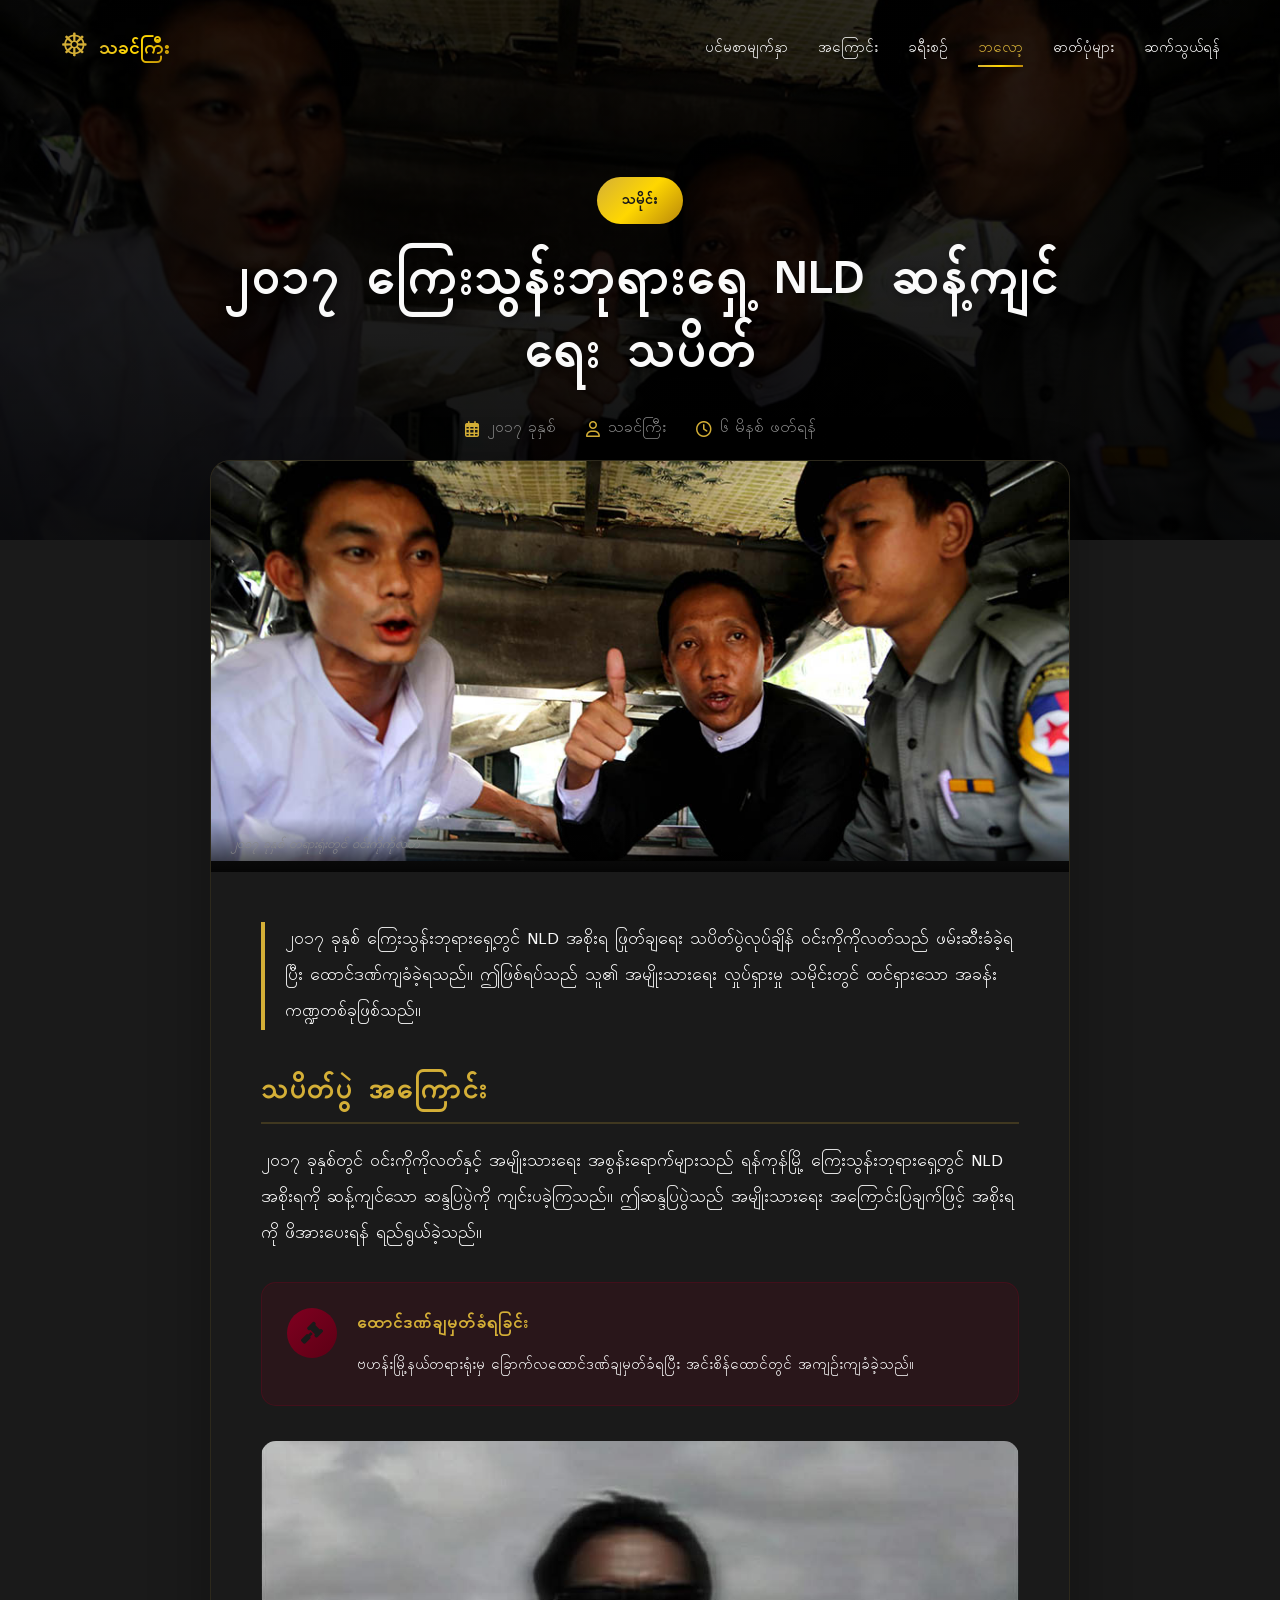
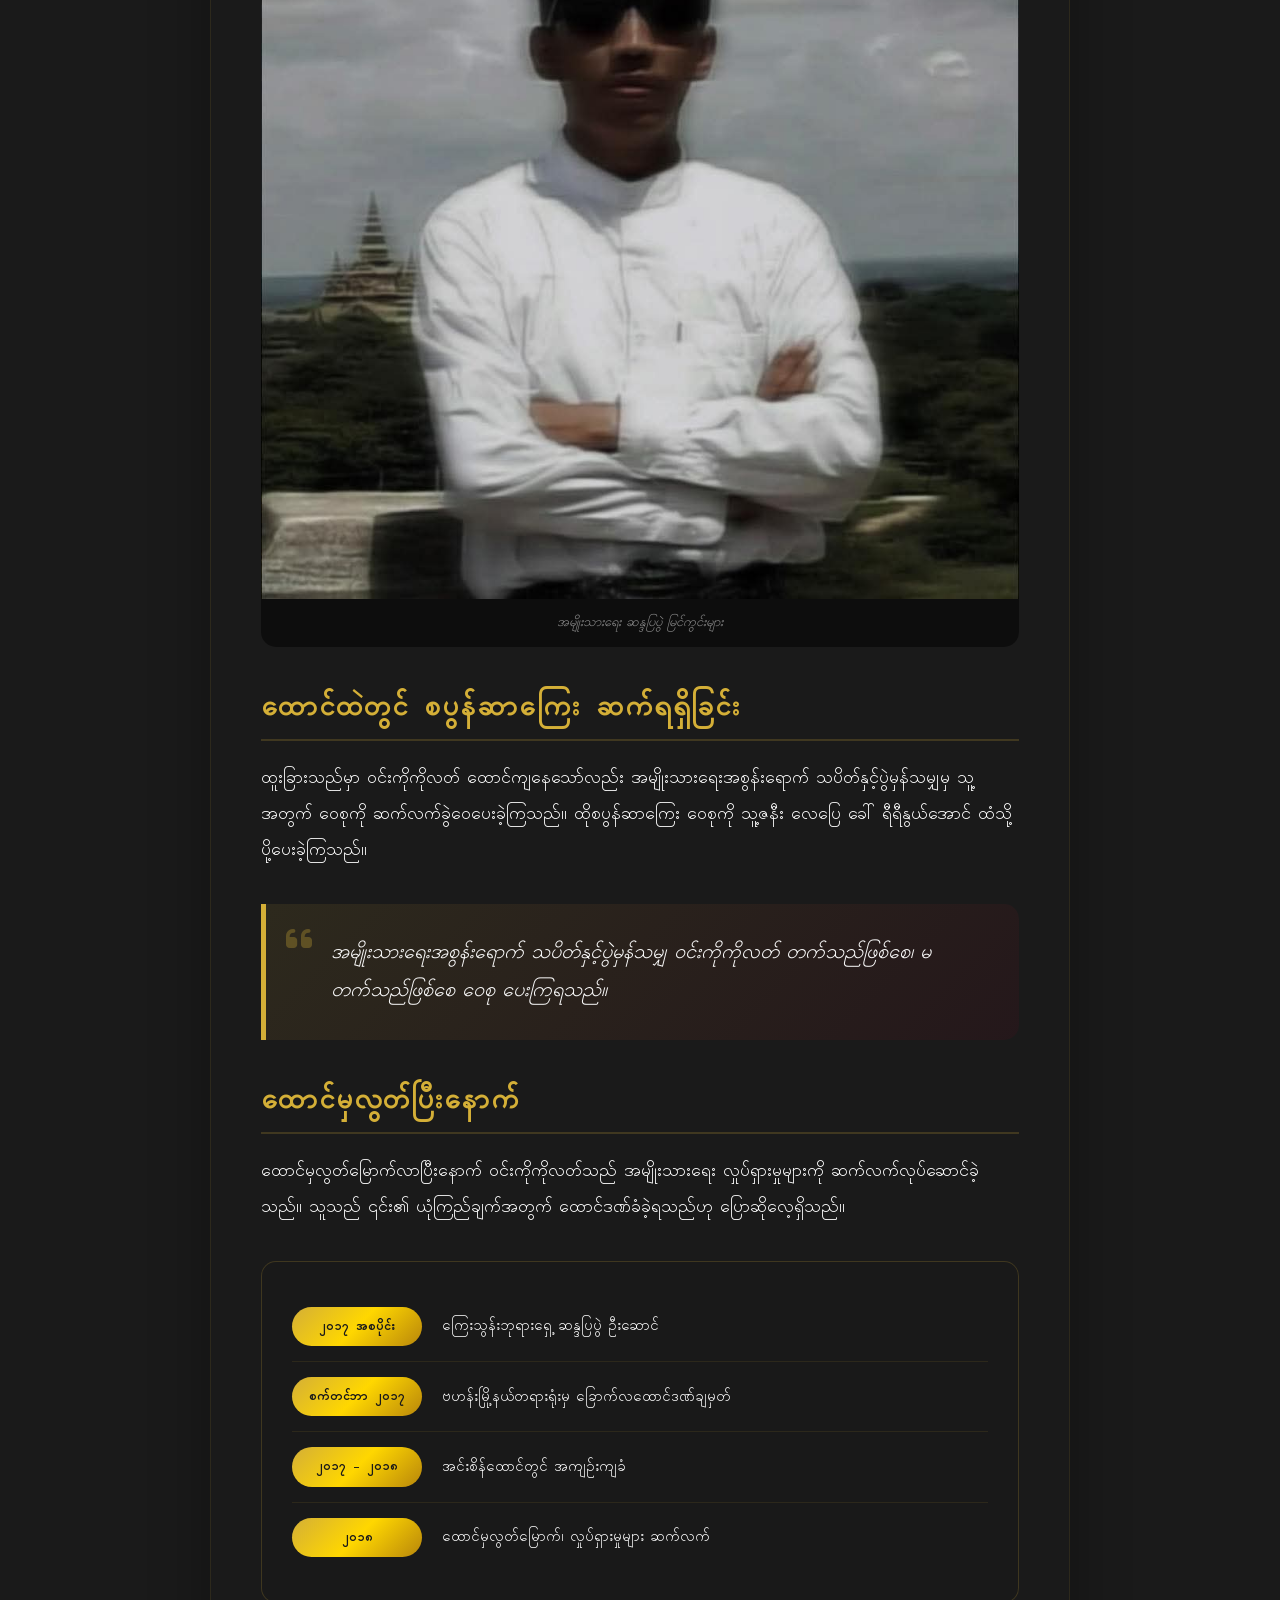
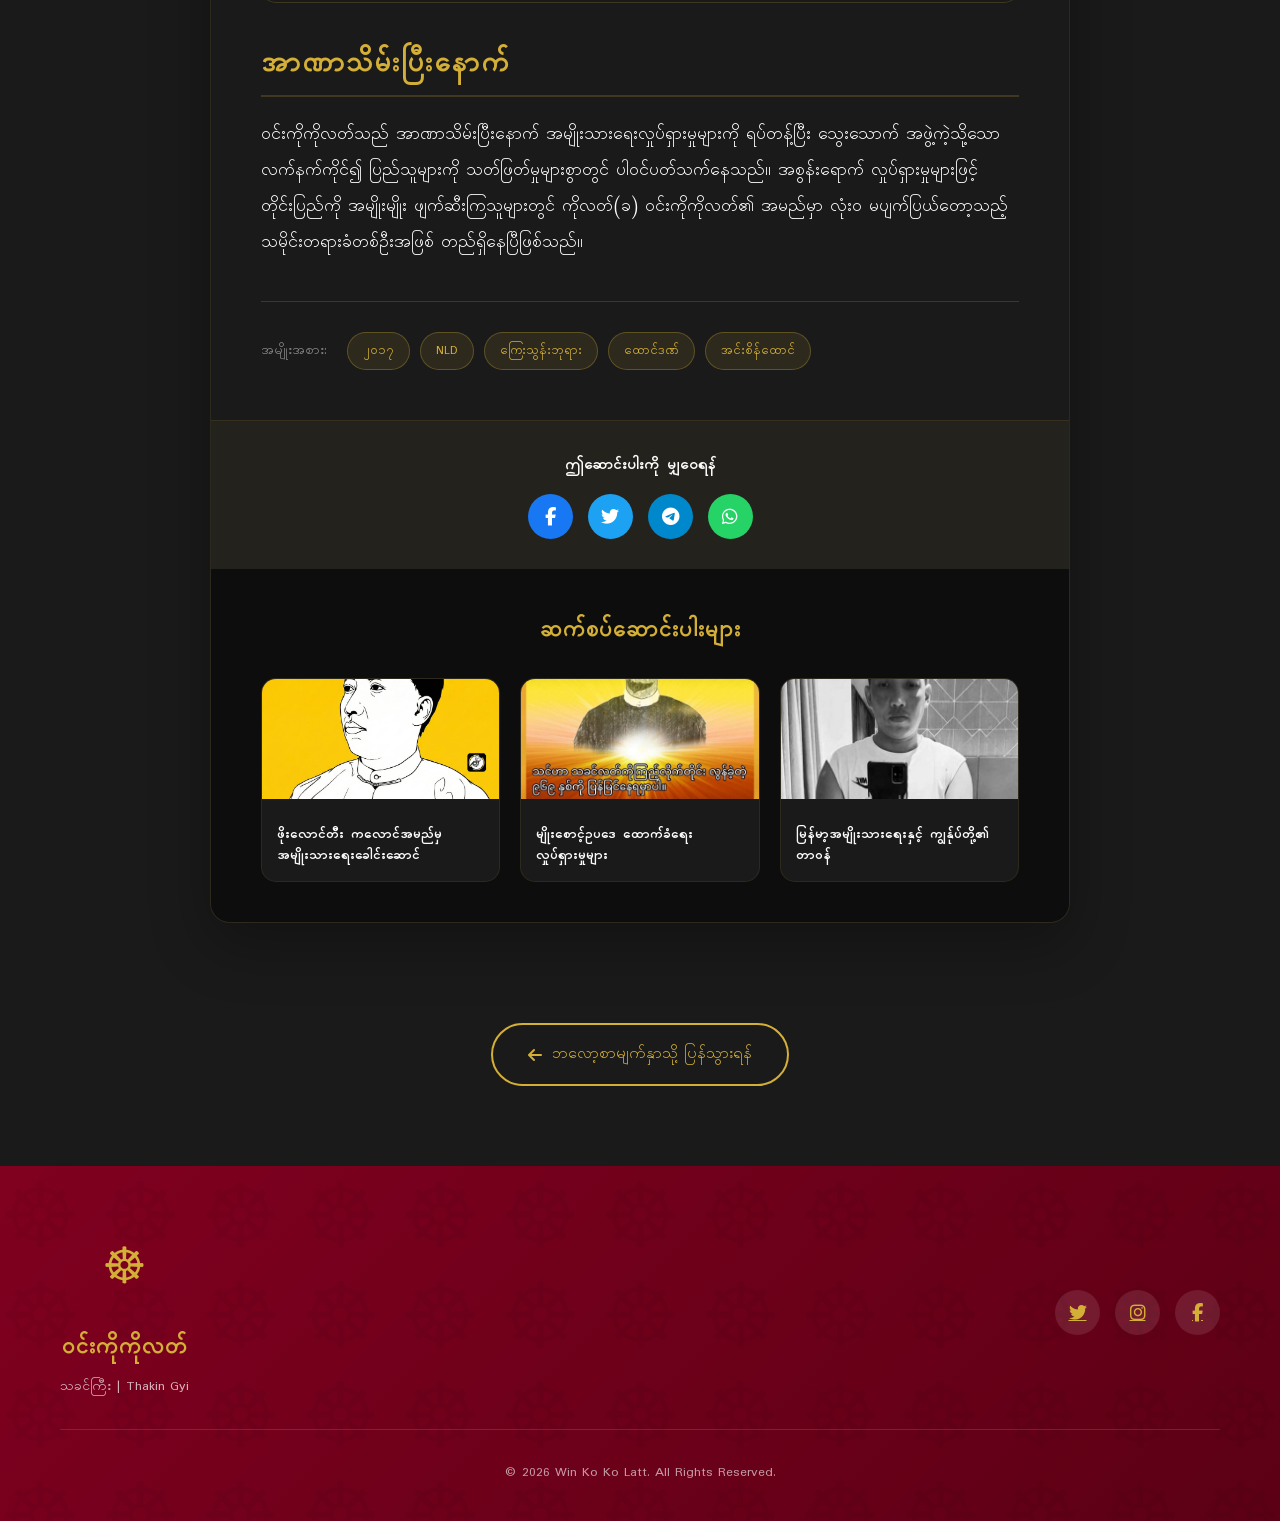
<file: blog/2017-nld-protest.html>
<!DOCTYPE html>
<html lang="my">
<head>
    <meta charset="UTF-8">
    <meta name="viewport" content="width=device-width, initial-scale=1.0">
    <title>၂၀၁၇ ကြေးသွန်းဘုရားရှေ့ NLD ဆန့်ကျင်ရေး သပိတ် | Win Ko Ko Latt</title>
    <meta name="description" content="၂၀၁၇ ခုနှစ် ကြေးသွန်းဘုရားရှေ့တွင် NLD အစိုးရ ဖြုတ်ချရေး သပိတ်ပွဲ နှင့် ဝင်းကိုကိုလတ် ထောင်ကျခြင်း">
    
    <!-- Open Graph / Facebook / Messenger -->
    <meta property="og:type" content="article">
    <meta property="og:title" content="၂၀၁၇ ကြေးသွန်းဘုရားရှေ့ NLD ဆန့်ကျင်ရေး သပိတ်">
    <meta property="og:description" content="၂၀၁၇ ခုနှစ် NLD အစိုးရ ဖြုတ်ချရေး သပိတ်နှင့် ဝင်းကိုကိုလတ် ထောင်ကျခြင်း">
    <meta property="og:image" content="https://winkokolatt.me/images/01_win_ko_ko_latt_court_2017.jpg">
    <meta property="og:image:secure_url" content="https://winkokolatt.me/images/01_win_ko_ko_latt_court_2017.jpg">
    <meta property="og:image:type" content="image/jpeg">
    <meta property="og:image:width" content="1200">
    <meta property="og:image:height" content="630">
    <meta property="og:url" content="https://winkokolatt.me/blog/2017-nld-protest.html">
    <meta property="og:site_name" content="Win Ko Ko Latt Official Website">
    <meta itemprop="image" content="https://winkokolatt.me/images/01_win_ko_ko_latt_court_2017.jpg">
    
    <link href="https://fonts.googleapis.com/css2?family=Cinzel:wght@400;600;700&family=Padauk:wght@400;700&display=swap" rel="stylesheet">
    <link rel="stylesheet" href="https://cdnjs.cloudflare.com/ajax/libs/font-awesome/6.5.1/css/all.min.css">
    <link rel="stylesheet" href="../css/style.css">
    <link rel="stylesheet" href="../css/blog-post.css">
    <link rel="icon" type="image/jpeg" href="../images/webprofilepicture-optimized.jpg">
</head>
<body>
    <!-- Navigation -->
    <nav class="navbar scrolled" id="navbar">
        <div class="nav-container">
            <a href="../index.html" class="nav-logo">
                <span class="logo-icon">☸</span>
                <span class="logo-text">သခင်ကြီး</span>
            </a>
            <div class="nav-menu" id="nav-menu">
                <a href="../index.html#home" class="nav-link">ပင်မစာမျက်နှာ</a>
                <a href="../index.html#about" class="nav-link">အကြောင်း</a>
                <a href="../index.html#journey" class="nav-link">ခရီးစဉ်</a>
                <a href="../index.html#blog" class="nav-link active">ဘလော့</a>
                <a href="../index.html#gallery" class="nav-link">ဓာတ်ပုံများ</a>
                <a href="../index.html#contact" class="nav-link">ဆက်သွယ်ရန်</a>
            </div>
            <div class="nav-toggle" id="nav-toggle">
                <span></span>
                <span></span>
                <span></span>
            </div>
        </div>
    </nav>

    <!-- Blog Post Hero -->
    <section class="blog-post-hero" style="background-image: linear-gradient(rgba(0,0,0,0.7), rgba(0,0,0,0.8)), url('../images/01_win_ko_ko_latt_court_2017.jpg');">
        <div class="blog-post-hero-overlay"></div>
        <div class="blog-post-hero-content">
            <div class="blog-post-category">သမိုင်း</div>
            <h1 class="blog-post-title">၂၀၁၇ ကြေးသွန်းဘုရားရှေ့ NLD ဆန့်ကျင်ရေး သပိတ်</h1>
            <div class="blog-post-meta">
                <span><i class="far fa-calendar-alt"></i> ၂၀၁၇ ခုနှစ်</span>
                <span><i class="far fa-user"></i> သခင်ကြီး</span>
                <span><i class="far fa-clock"></i> ၆ မိနစ် ဖတ်ရန်</span>
            </div>
        </div>
    </section>

    <!-- Blog Post Content -->
    <article class="blog-post-container">
        <div class="blog-post-content">
            <div class="blog-post-featured-image">
                <img src="../images/01_win_ko_ko_latt_court_2017.jpg" alt="၂၀၁၇ တရားရုံး">
                <p class="image-caption">၂၀၁၇ ခုနှစ် တရားရုံးတွင် ဝင်းကိုကိုလတ်</p>
            </div>

            <div class="article-body">
                <p class="lead-paragraph">
                    ၂၀၁၇ ခုနှစ် ကြေးသွန်းဘုရားရှေ့တွင် NLD အစိုးရ ဖြုတ်ချရေး သပိတ်ပွဲလုပ်ချိန် ဝင်းကိုကိုလတ်သည် ဖမ်းဆီးခံခဲ့ရပြီး ထောင်ဒဏ်ကျခံခဲ့ရသည်။ ဤဖြစ်ရပ်သည် သူ၏ အမျိုးသားရေး လှုပ်ရှားမှု သမိုင်းတွင် ထင်ရှားသော အခန်းကဏ္ဍတစ်ခုဖြစ်သည်။
                </p>

                <h2>သပိတ်ပွဲ အကြောင်း</h2>
                
                <p>
                    ၂၀၁၇ ခုနှစ်တွင် ဝင်းကိုကိုလတ်နှင့် အမျိုးသားရေး အစွန်းရောက်များသည် ရန်ကုန်မြို့ ကြေးသွန်းဘုရားရှေ့တွင် NLD အစိုးရကို ဆန့်ကျင်သော ဆန္ဒပြပွဲကို ကျင်းပခဲ့ကြသည်။ ဤဆန္ဒပြပွဲသည် အမျိုးသားရေး အကြောင်းပြချက်ဖြင့် အစိုးရကို ဖိအားပေးရန် ရည်ရွယ်ခဲ့သည်။
                </p>

                <div class="highlight-box">
                    <div class="highlight-icon"><i class="fas fa-gavel"></i></div>
                    <div class="highlight-content">
                        <h4>ထောင်ဒဏ်ချမှတ်ခံရခြင်း</h4>
                        <p>ဗဟန်းမြို့နယ်တရားရုံးမှ ခြောက်လထောင်ဒဏ်ချမှတ်ခံရပြီး အင်းစိန်ထောင်တွင် အကျဉ်းကျခံခဲ့သည်။</p>
                    </div>
                </div>

                <figure class="article-image">
                    <img src="../images/FB_IMG_1769003473226.jpg" alt="ဆန္ဒပြပွဲ">
                    <figcaption>အမျိုးသားရေး ဆန္ဒပြပွဲ မြင်ကွင်းများ</figcaption>
                </figure>

                <h2>ထောင်ထဲတွင် စပွန်ဆာကြေး ဆက်ရရှိခြင်း</h2>

                <p>
                    ထူးခြားသည်မှာ ဝင်းကိုကိုလတ် ထောင်ကျနေသော်လည်း အမျိုးသားရေးအစွန်းရောက် သပိတ်နှင့်ပွဲမှန်သမျှမှ သူ့အတွက် ဝေစုကို ဆက်လက်ခွဲဝေပေးခဲ့ကြသည်။ ထိုစပွန်ဆာကြေး ဝေစုကို သူ့ဇနီး လေပြေ ခေါ် ရီရီနွယ်အောင် ထံသို့ ပို့ပေးခဲ့ကြသည်။
                </p>

                <div class="quote-block">
                    <i class="fas fa-quote-left"></i>
                    <blockquote>
                        အမျိုးသားရေးအစွန်းရောက် သပိတ်နှင့်ပွဲမှန်သမျှ ဝင်းကိုကိုလတ် တက်သည်ဖြစ်စေ၊ မတက်သည်ဖြစ်စေ ဝေစု ပေးကြရသည်။
                    </blockquote>
                </div>

                <h2>ထောင်မှလွတ်ပြီးနောက်</h2>

                <p>
                    ထောင်မှလွတ်မြောက်လာပြီးနောက် ဝင်းကိုကိုလတ်သည် အမျိုးသားရေး လှုပ်ရှားမှုများကို ဆက်လက်လုပ်ဆောင်ခဲ့သည်။ သူသည် ၎င်း၏ ယုံကြည်ချက်အတွက် ထောင်ဒဏ်ခံခဲ့ရသည်ဟု ပြောဆိုလေ့ရှိသည်။
                </p>

                <div class="timeline-mini">
                    <div class="timeline-mini-item">
                        <span class="timeline-mini-date">၂၀၁၇ အစပိုင်း</span>
                        <p>ကြေးသွန်းဘုရားရှေ့ ဆန္ဒပြပွဲ ဦးဆောင်</p>
                    </div>
                    <div class="timeline-mini-item">
                        <span class="timeline-mini-date">စက်တင်ဘာ ၂၀၁၇</span>
                        <p>ဗဟန်းမြို့နယ်တရားရုံးမှ ခြောက်လထောင်ဒဏ်ချမှတ်</p>
                    </div>
                    <div class="timeline-mini-item">
                        <span class="timeline-mini-date">၂၀၁၇ - ၂၀၁၈</span>
                        <p>အင်းစိန်ထောင်တွင် အကျဉ်းကျခံ</p>
                    </div>
                    <div class="timeline-mini-item">
                        <span class="timeline-mini-date">၂၀၁၈</span>
                        <p>ထောင်မှလွတ်မြောက်၊ လှုပ်ရှားမှုများ ဆက်လက်</p>
                    </div>
                </div>

                <h2>အာဏာသိမ်းပြီးနောက်</h2>

                <p>
                    ဝင်းကိုကိုလတ်သည် အာဏာသိမ်းပြီးနောက် အမျိုးသားရေးလှုပ်ရှားမှုများကို ရပ်တန့်ပြီး သွေးသောက် အဖွဲ့ကဲ့သို့သော လက်နက်ကိုင်၍ ပြည်သူများကို သတ်ဖြတ်မှုများစွာတွင် ပါဝင်ပတ်သက်နေသည်။ အစွန်းရောက် လှုပ်ရှားမှုများဖြင့် တိုင်းပြည်ကို အမျိုးမျိုး ဖျက်ဆီးကြသူများတွင် ကိုလတ်(ခ) ဝင်းကိုကိုလတ်၏ အမည်မှာ လုံး၀ မပျက်ပြယ်တော့သည့် သမိုင်းတရားခံတစ်ဦးအဖြစ် တည်ရှိနေပြီဖြစ်သည်။
                </p>

                <!-- Tags -->
                <div class="article-tags">
                    <span class="tag-label">အမျိုးအစား:</span>
                    <a href="2017-nld-protest.html#" class="article-tag">၂၀၁၇</a>
                    <a href="2017-nld-protest.html#" class="article-tag">NLD</a>
                    <a href="2017-nld-protest.html#" class="article-tag">ကြေးသွန်းဘုရား</a>
                    <a href="2017-nld-protest.html#" class="article-tag">ထောင်ဒဏ်</a>
                    <a href="2017-nld-protest.html#" class="article-tag">အင်းစိန်ထောင်</a>
                </div>
            </div>

            <!-- Share Buttons -->
            <div class="share-section">
                <h4>ဤဆောင်းပါးကို မျှဝေရန်</h4>
                <div class="share-buttons">
                    <a href="2017-nld-protest.html#" class="share-btn facebook"><i class="fab fa-facebook-f"></i></a>
                    <a href="2017-nld-protest.html#" class="share-btn twitter"><i class="fab fa-twitter"></i></a>
                    <a href="2017-nld-protest.html#" class="share-btn telegram"><i class="fab fa-telegram-plane"></i></a>
                    <a href="2017-nld-protest.html#" class="share-btn whatsapp"><i class="fab fa-whatsapp"></i></a>
                </div>
            </div>

            <!-- Related Posts -->
            <div class="related-posts">
                <h3>ဆက်စပ်ဆောင်းပါးများ</h3>
                <div class="related-posts-grid">
                    <a href="phoe-laung-tee-to-nationalist.html" class="related-post-card">
                        <img src="../images/webprofilepicture-optimized.jpg" alt="ဖိုးလောင်တီး">
                        <h4>ဖိုးလောင်တီး ကလောင်အမည်မှ အမျိုးသားရေးခေါင်းဆောင်</h4>
                    </a>
                    <a href="myo-saung-law-support.html" class="related-post-card">
                        <img src="../images/IMG_5518.JPG" alt="မျိုးစောင့်ဥပဒေ">
                        <h4>မျိုးစောင့်ဥပဒေ ထောက်ခံရေး လှုပ်ရှားမှုများ</h4>
                    </a>
                    <a href="nationalist-movement.html" class="related-post-card">
                        <img src="../images/FB_IMG_1769003455770.jpg" alt="အမျိုးသားရေး">
                        <h4>မြန်မာ့အမျိုးသားရေးနှင့် ကျွန်ုပ်တို့၏ တာဝန်</h4>
                    </a>
                </div>
            </div>
        </div>
    </article>

    <!-- Back to Blog -->
    <div class="back-to-blog">
        <a href="../index.html#blog" class="btn btn-secondary">
            <i class="fas fa-arrow-left"></i>
            ဘလော့စာမျက်နှာသို့ ပြန်သွားရန်
        </a>
    </div>

    <!-- Footer -->
    <footer class="footer">
        <div class="footer-pattern"></div>
        <div class="container">
            <div class="footer-content">
                <div class="footer-brand">
                    <span class="footer-logo">☸</span>
                    <h3>ဝင်းကိုကိုလတ်</h3>
                    <p>သခင်ကြီး | Thakin Gyi</p>
                </div>
                <div class="footer-social">
                    <a href="https://x.com/Win_Ko_Ko_Latt" target="_blank"><i class="fab fa-twitter"></i></a>
                    <a href="https://www.instagram.com/win_ko_ko_latt/" target="_blank"><i class="fab fa-instagram"></i></a>
                    <a href="https://www.facebook.com/winkokolatt" target="_blank"><i class="fab fa-facebook-f"></i></a>
                </div>
            </div>
            <div class="footer-bottom">
                <p>&copy; 2026 Win Ko Ko Latt. All Rights Reserved.</p>
            </div>
        </div>
    </footer>

    <button class="back-to-top" id="back-to-top"><i class="fas fa-chevron-up"></i></button>
    <script src="../js/script.js"></script>
</body>
</html>
</file>
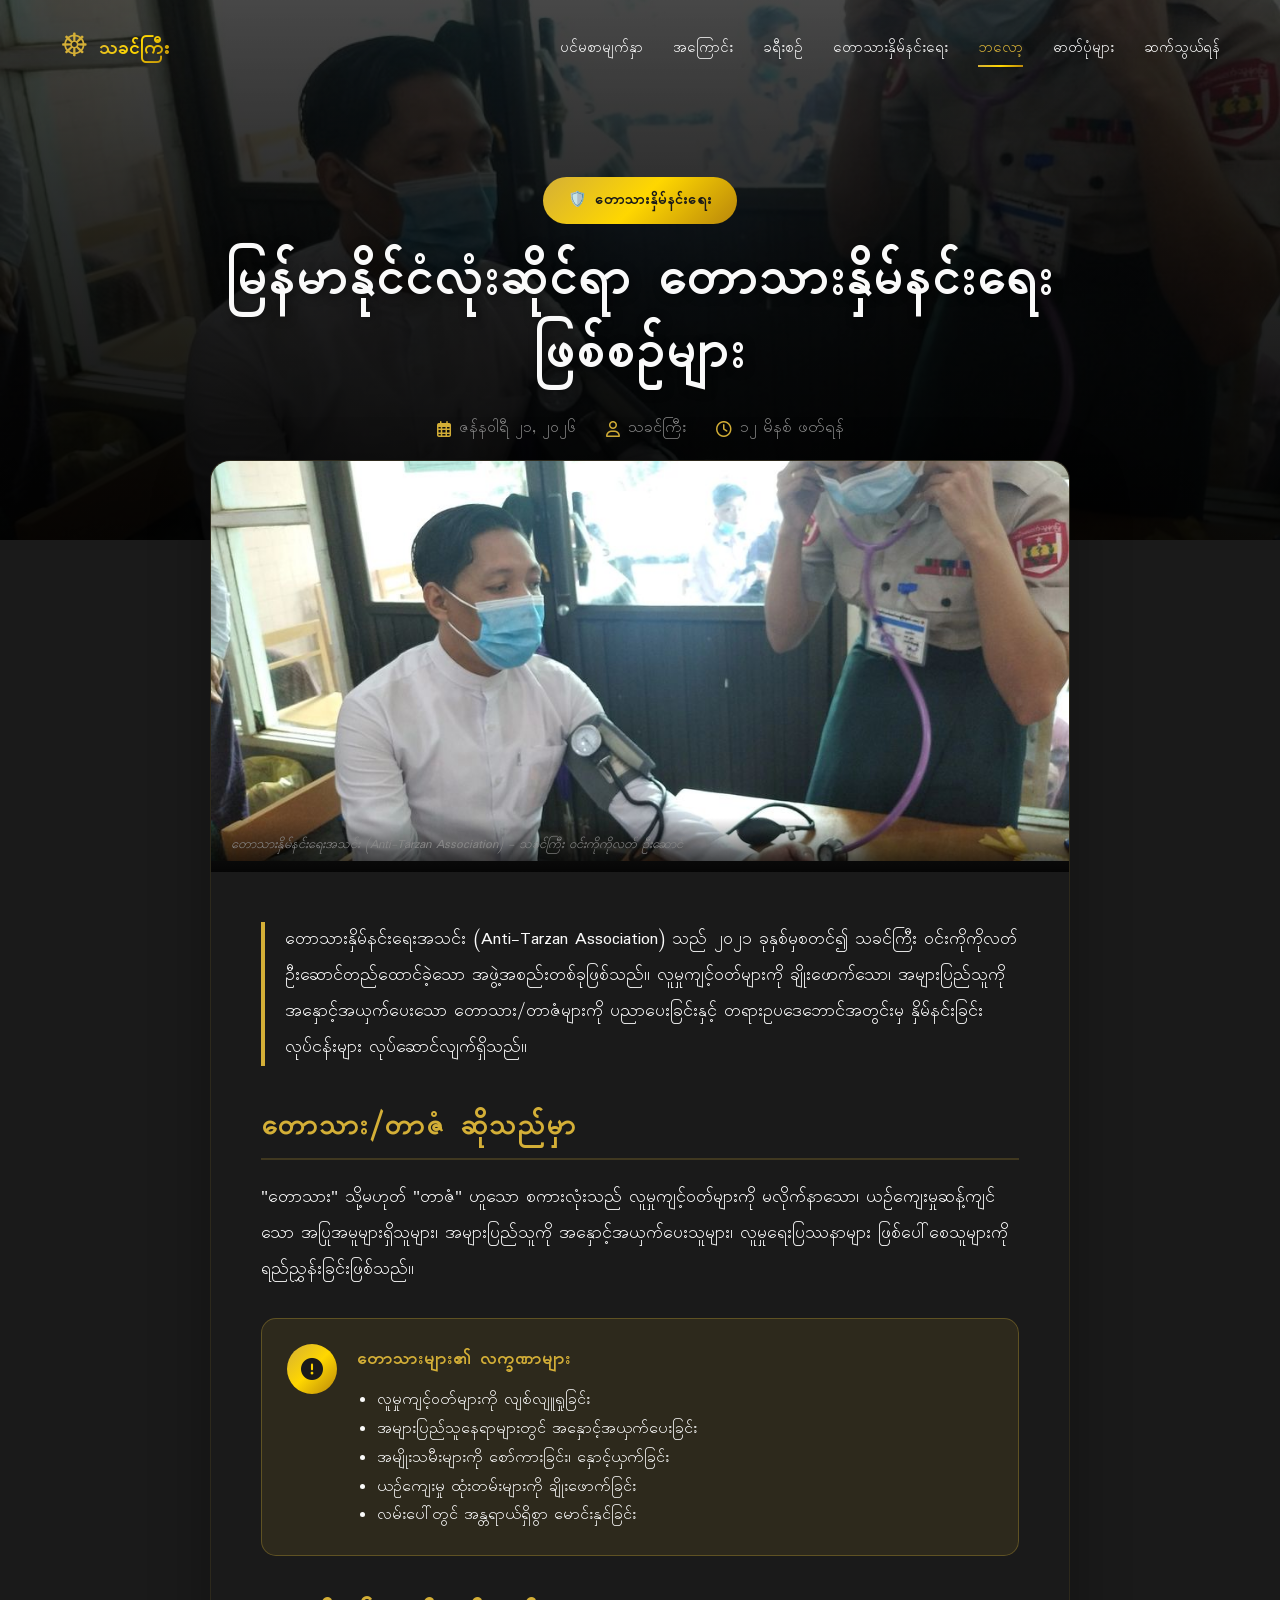
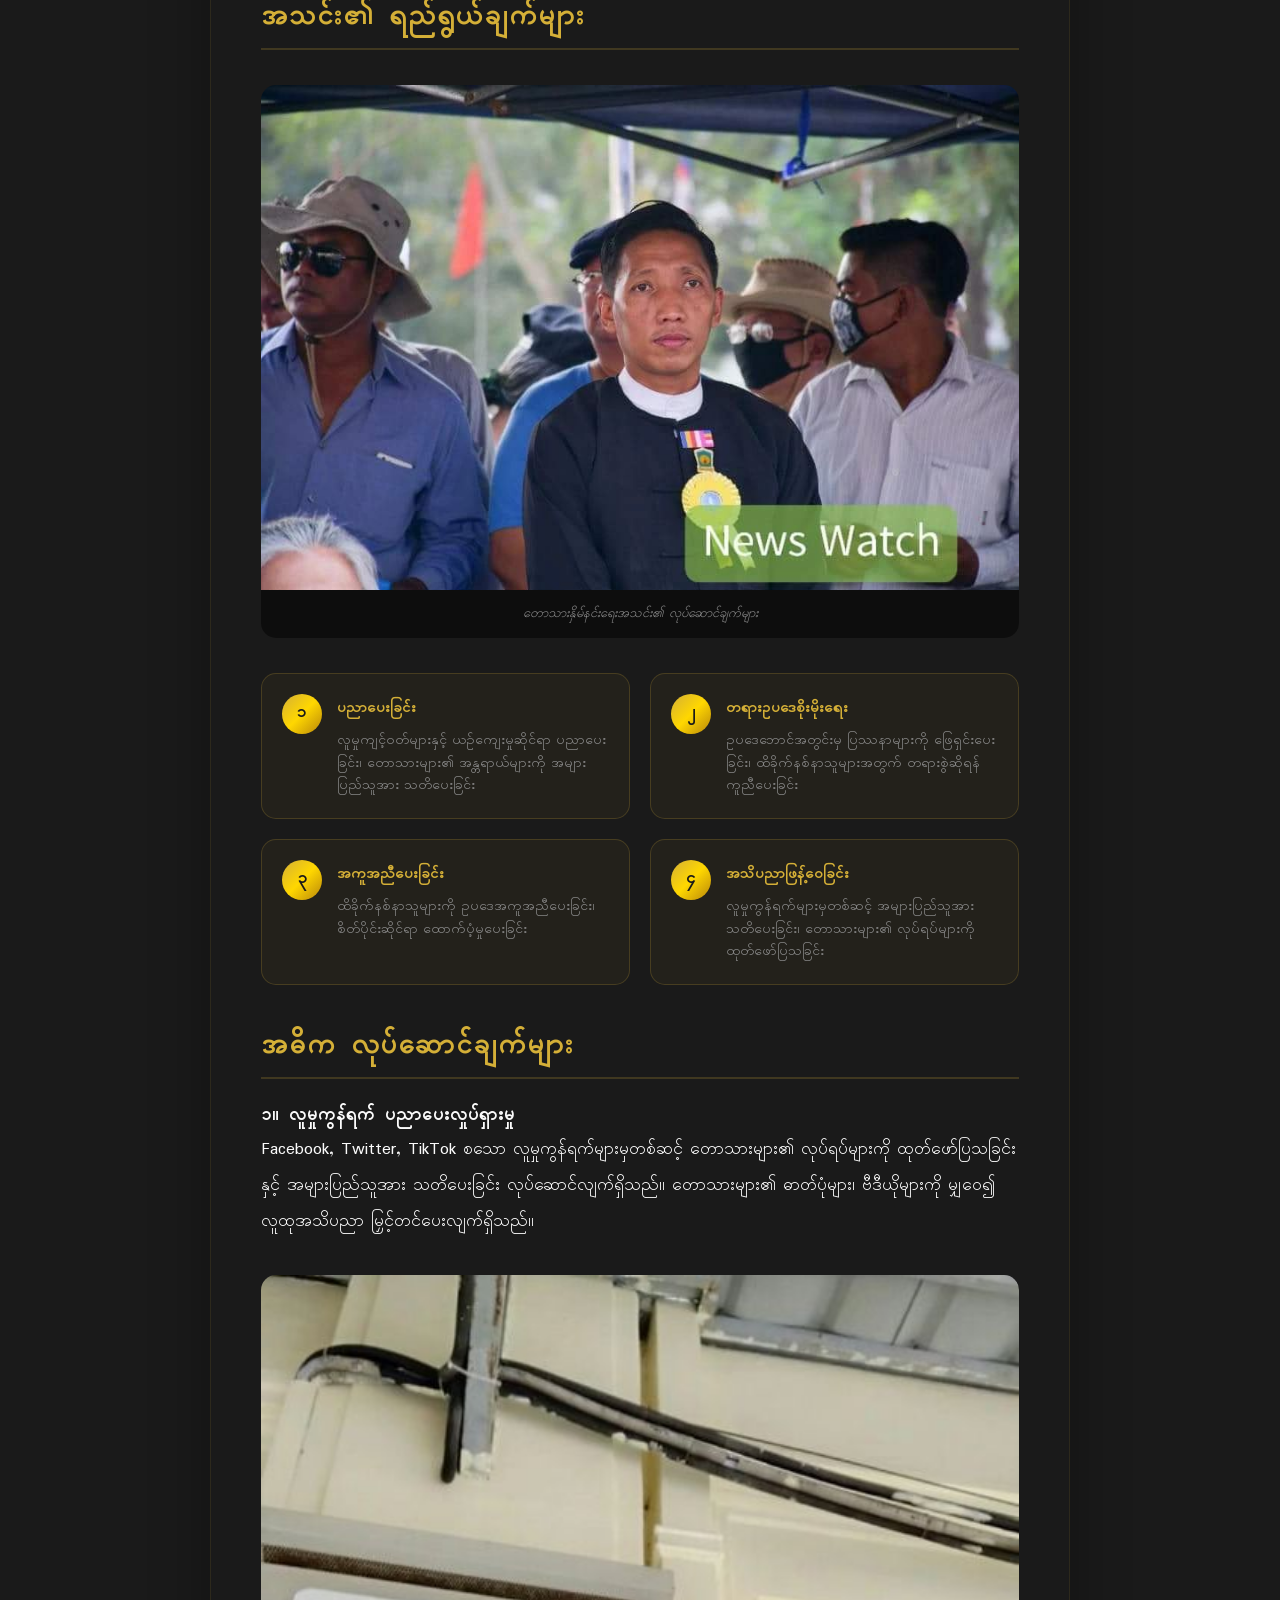
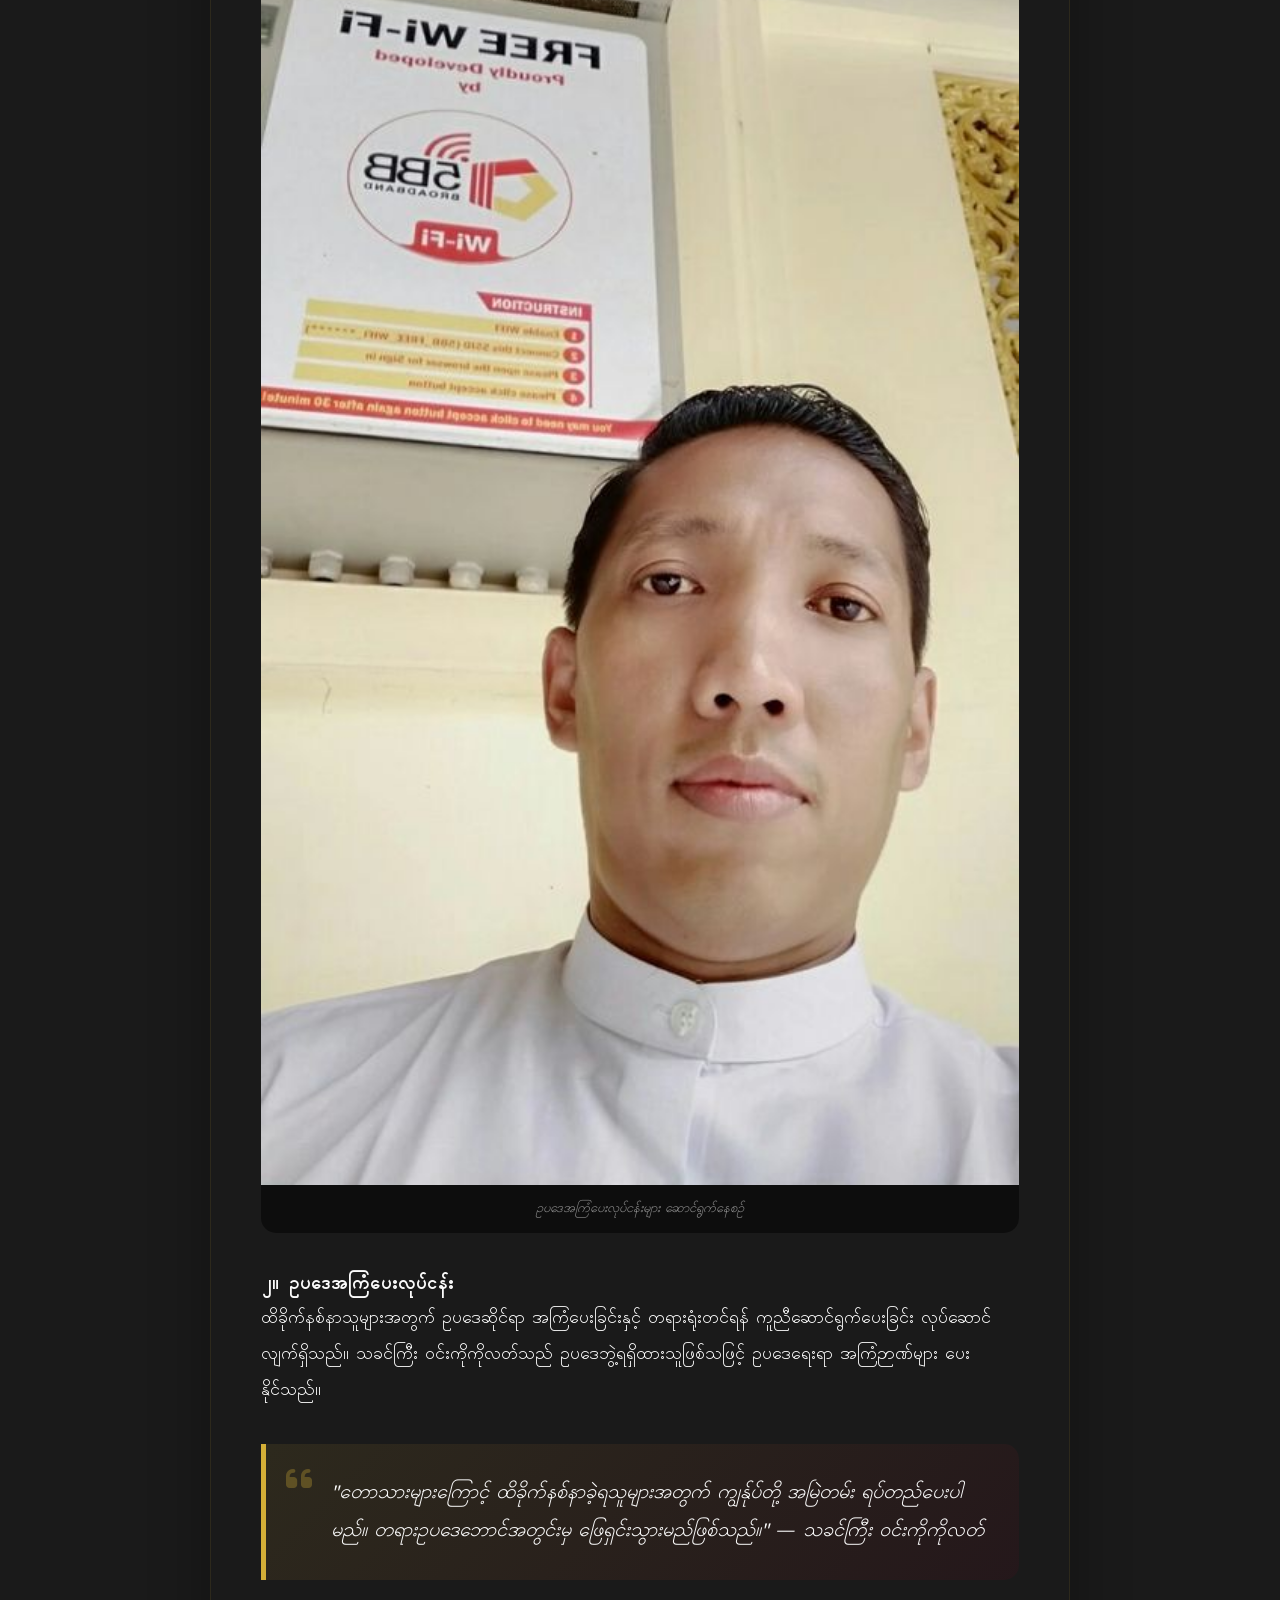
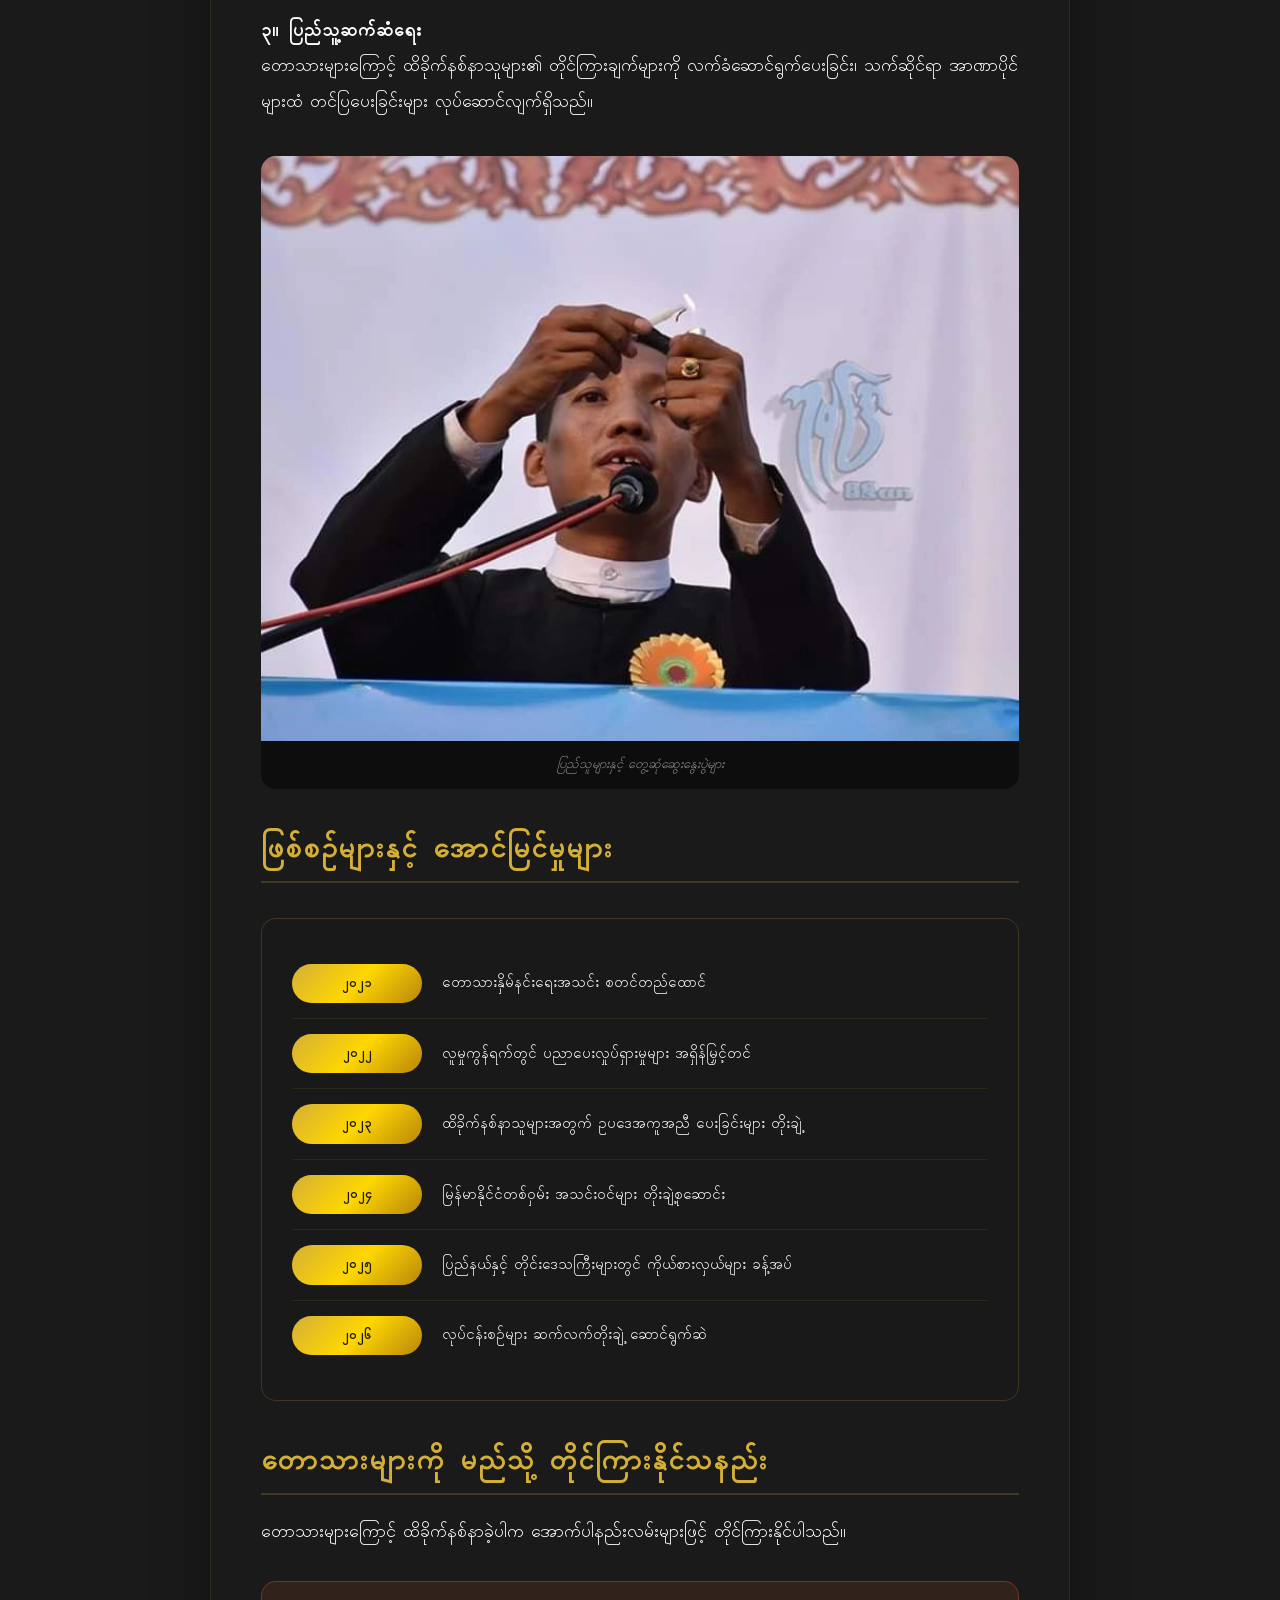
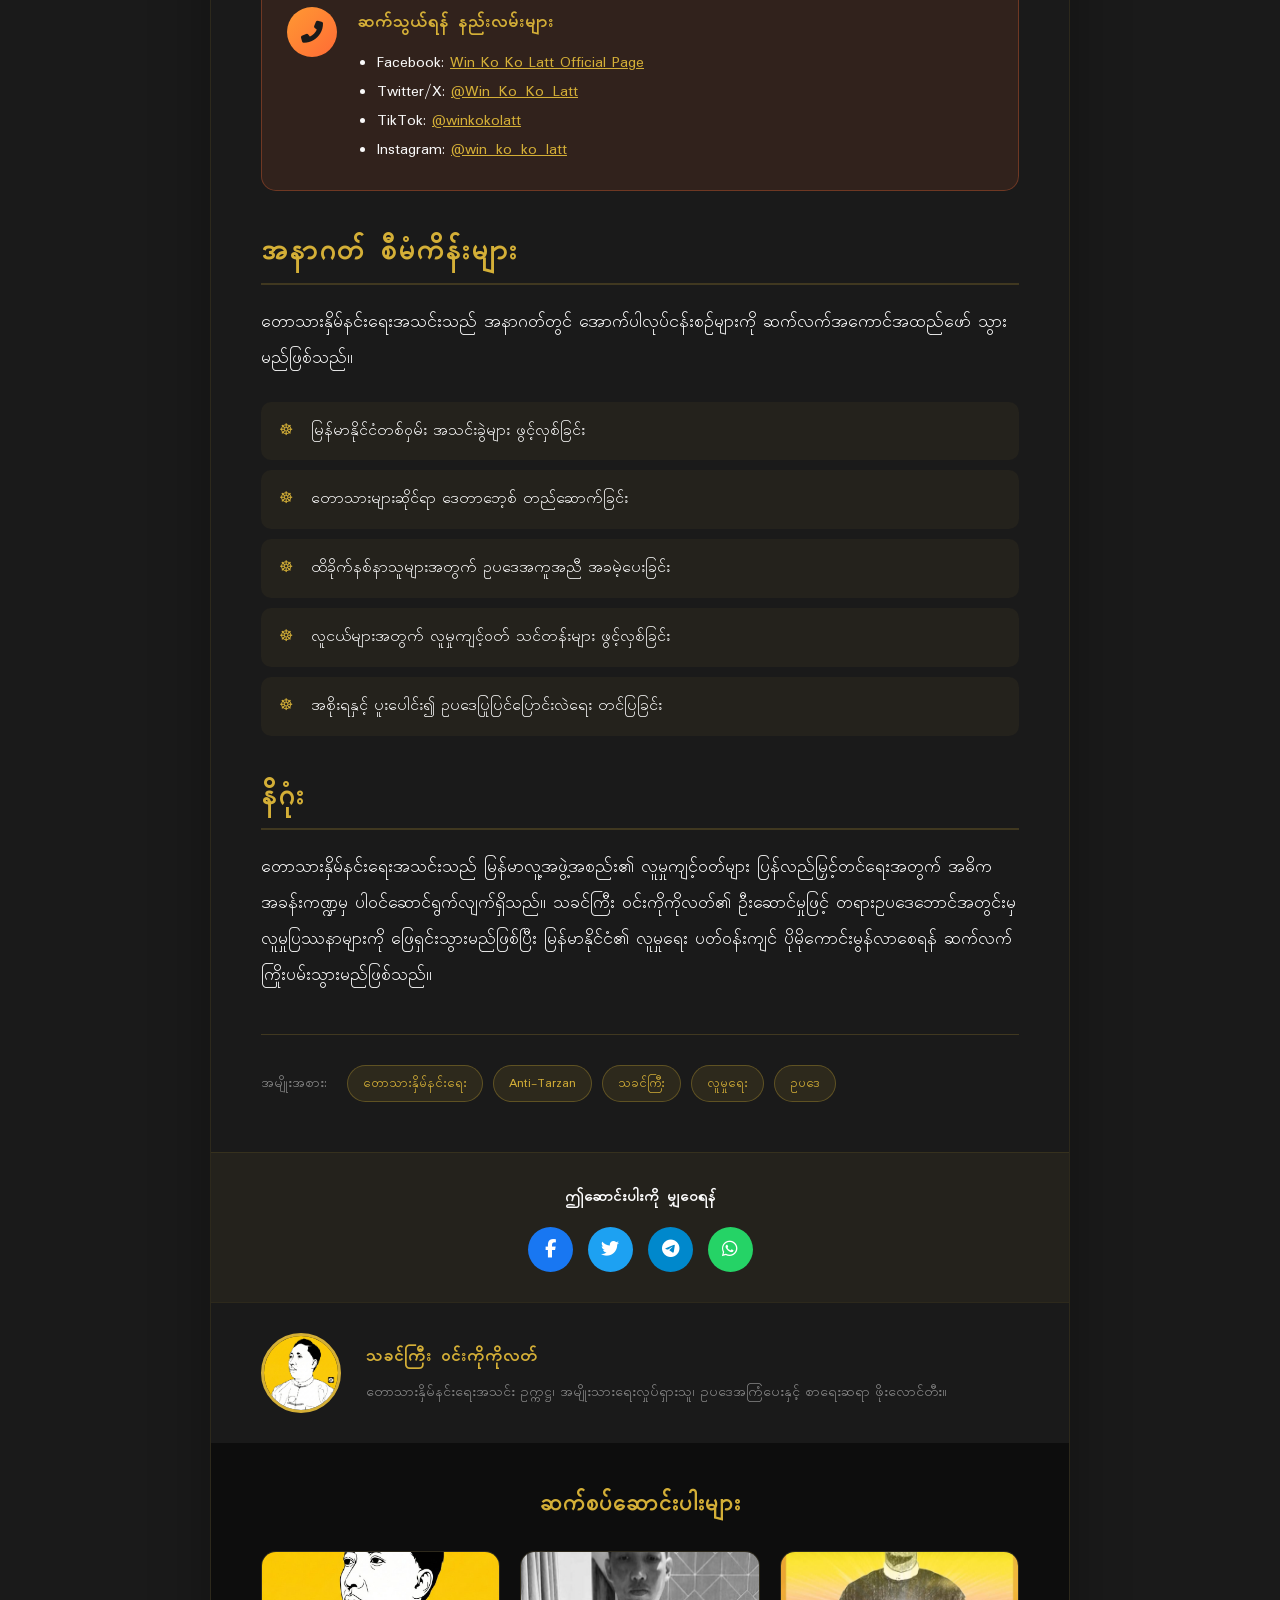
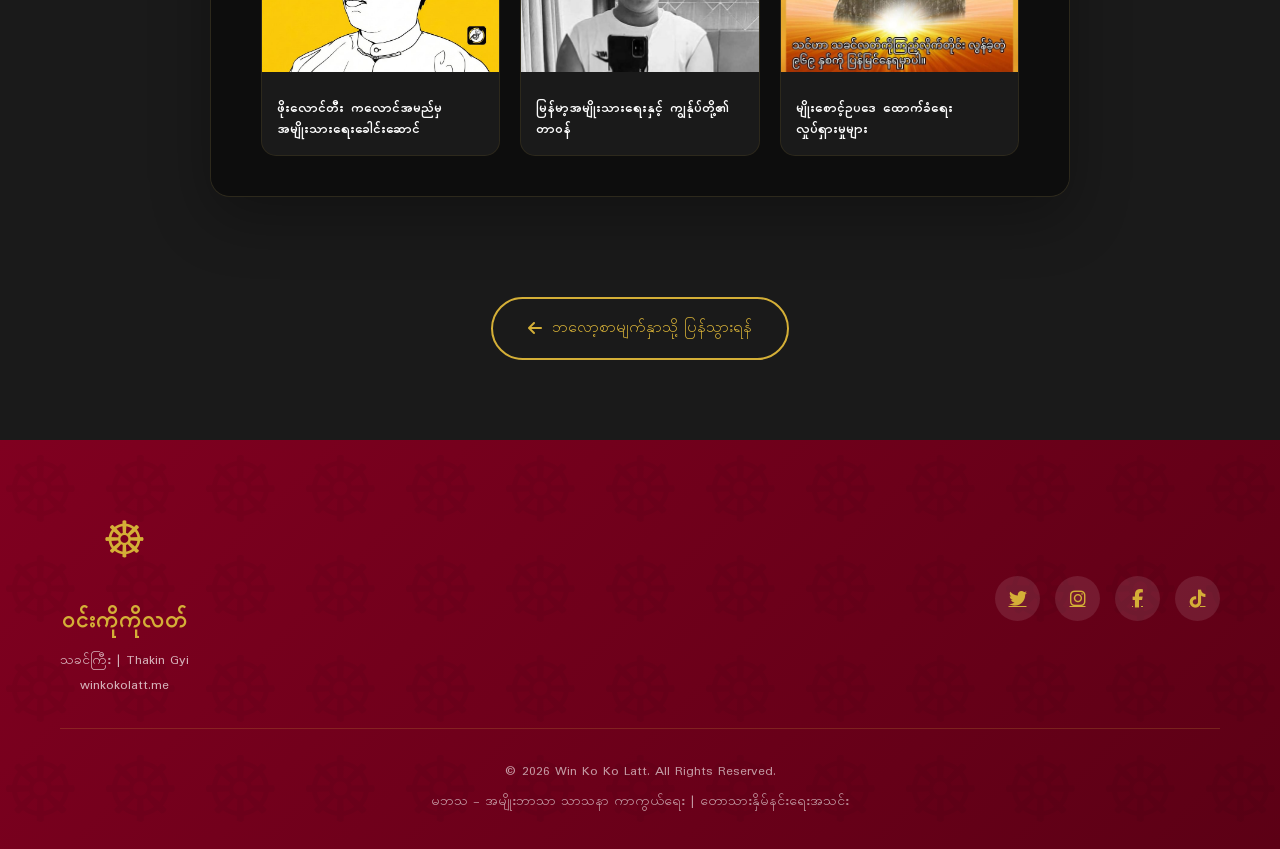
<file: blog/anti-tarzan-activities.html>
<!DOCTYPE html>
<html lang="my">
<head>
    <meta charset="UTF-8">
    <meta name="viewport" content="width=device-width, initial-scale=1.0">
    <title>မြန်မာနိုင်ငံလုံးဆိုင်ရာ တောသားနှိမ်နင်းရေး ဖြစ်စဉ်များ | Win Ko Ko Latt</title>
    <meta name="description" content="တောသားနှိမ်နင်းရေးအသင်း (Anti-Tarzan Association) ၏ လုပ်ဆောင်ချက်များနှင့် ဖြစ်စဉ်များ အသေးစိတ်">
    
    <!-- Open Graph / Facebook / Messenger -->
    <meta property="og:type" content="article">
    <meta property="og:title" content="မြန်မာနိုင်ငံလုံးဆိုင်ရာ တောသားနှိမ်နင်းရေး ဖြစ်စဥ်များ">
    <meta property="og:description" content="တောသားနှိမ်နင်းရေးအသင်း၏ လုပ်ဆောင်ချက်များနှင့် ဖြစ်စဥ်များ">
    <meta property="og:image" content="https://winkokolatt.me/images/IMG_7086.jpg">
    <meta property="og:image:secure_url" content="https://winkokolatt.me/images/IMG_7086.jpg">
    <meta property="og:image:type" content="image/jpeg">
    <meta property="og:image:width" content="1200">
    <meta property="og:image:height" content="630">
    <meta property="og:url" content="https://winkokolatt.me/blog/anti-tarzan-activities.html">
    <meta property="og:site_name" content="Win Ko Ko Latt Official Website">
    <meta itemprop="image" content="https://winkokolatt.me/images/IMG_7086.jpg">
    
    <!-- Fonts & Styles -->
    <link href="https://fonts.googleapis.com/css2?family=Cinzel:wght@400;600;700&family=Padauk:wght@400;700&display=swap" rel="stylesheet">
    <link rel="stylesheet" href="https://cdnjs.cloudflare.com/ajax/libs/font-awesome/6.5.1/css/all.min.css">
    <link rel="stylesheet" href="../css/style.css">
    <link rel="stylesheet" href="../css/blog-post.css">
    
    <!-- Favicon -->
    <link rel="icon" type="image/jpeg" href="../images/webprofilepicture-optimized.jpg">
</head>
<body>
    <!-- Navigation -->
    <nav class="navbar scrolled" id="navbar">
        <div class="nav-container">
            <a href="../index.html" class="nav-logo">
                <span class="logo-icon">☸</span>
                <span class="logo-text">သခင်ကြီး</span>
            </a>
            <div class="nav-menu" id="nav-menu">
                <a href="../index.html#home" class="nav-link">ပင်မစာမျက်နှာ</a>
                <a href="../index.html#about" class="nav-link">အကြောင်း</a>
                <a href="../index.html#journey" class="nav-link">ခရီးစဉ်</a>
                <a href="../index.html#antitarzan" class="nav-link">တောသားနှိမ်နင်းရေး</a>
                <a href="../index.html#blog" class="nav-link active">ဘလော့</a>
                <a href="../index.html#gallery" class="nav-link">ဓာတ်ပုံများ</a>
                <a href="../index.html#contact" class="nav-link">ဆက်သွယ်ရန်</a>
            </div>
            <div class="nav-toggle" id="nav-toggle">
                <span></span>
                <span></span>
                <span></span>
            </div>
        </div>
    </nav>

    <!-- Blog Post Hero -->
    <section class="blog-post-hero" style="background-image: linear-gradient(rgba(0,0,0,0.6), rgba(0,0,0,0.8)), url('../images/IMG_7086.jpg');">
        <div class="blog-post-hero-overlay"></div>
        <div class="blog-post-hero-content">
            <div class="blog-post-category">🛡️ တောသားနှိမ်နင်းရေး</div>
            <h1 class="blog-post-title">မြန်မာနိုင်ငံလုံးဆိုင်ရာ တောသားနှိမ်နင်းရေး ဖြစ်စဉ်များ</h1>
            <div class="blog-post-meta">
                <span><i class="far fa-calendar-alt"></i> ဇန်နဝါရီ ၂၁, ၂၀၂၆</span>
                <span><i class="far fa-user"></i> သခင်ကြီး</span>
                <span><i class="far fa-clock"></i> ၁၂ မိနစ် ဖတ်ရန်</span>
            </div>
        </div>
    </section>

    <!-- Blog Post Content -->
    <article class="blog-post-container">
        <div class="blog-post-content">
            <!-- Featured Image -->
            <div class="blog-post-featured-image">
                <img src="../images/IMG_7086.jpg" alt="တောသားနှိမ်နင်းရေးအသင်း">
                <p class="image-caption">တောသားနှိမ်နင်းရေးအသင်း (Anti-Tarzan Association) - သခင်ကြီး ဝင်းကိုကိုလတ် ဦးဆောင်</p>
            </div>

            <!-- Article Content -->
            <div class="article-body">
                <p class="lead-paragraph">
                    တောသားနှိမ်နင်းရေးအသင်း (Anti-Tarzan Association) သည် ၂၀၂၁ ခုနှစ်မှစတင်၍ သခင်ကြီး ဝင်းကိုကိုလတ် ဦးဆောင်တည်ထောင်ခဲ့သော အဖွဲ့အစည်းတစ်ခုဖြစ်သည်။ လူမှုကျင့်ဝတ်များကို ချိုးဖောက်သော၊ အများပြည်သူကို အနှောင့်အယှက်ပေးသော တောသား/တာဇံများကို ပညာပေးခြင်းနှင့် တရားဥပဒေဘောင်အတွင်းမှ နှိမ်နင်းခြင်းလုပ်ငန်းများ လုပ်ဆောင်လျက်ရှိသည်။
                </p>

                <h2>တောသား/တာဇံ ဆိုသည်မှာ</h2>
                
                <p>
                    "တောသား" သို့မဟုတ် "တာဇံ" ဟူသော စကားလုံးသည် လူမှုကျင့်ဝတ်များကို မလိုက်နာသော၊ ယဉ်ကျေးမှုဆန့်ကျင်သော အပြုအမူများရှိသူများ၊ အများပြည်သူကို အနှောင့်အယှက်ပေးသူများ၊ လူမှုရေးပြဿနာများ ဖြစ်ပေါ်စေသူများကို ရည်ညွှန်းခြင်းဖြစ်သည်။
                </p>

                <div class="info-box">
                    <div class="info-box-icon"><i class="fas fa-exclamation-circle"></i></div>
                    <div class="info-box-content">
                        <h4>တောသားများ၏ လက္ခဏာများ</h4>
                        <ul style="margin: 10px 0 0 20px; color: var(--text-light);">
                            <li>လူမှုကျင့်ဝတ်များကို လျစ်လျူရှုခြင်း</li>
                            <li>အများပြည်သူနေရာများတွင် အနှောင့်အယှက်ပေးခြင်း</li>
                            <li>အမျိုးသမီးများကို စော်ကားခြင်း၊ နှောင့်ယှက်ခြင်း</li>
                            <li>ယဉ်ကျေးမှု ထုံးတမ်းများကို ချိုးဖောက်ခြင်း</li>
                            <li>လမ်းပေါ်တွင် အန္တရာယ်ရှိစွာ မောင်းနှင်ခြင်း</li>
                        </ul>
                    </div>
                </div>

                <h2>အသင်း၏ ရည်ရွယ်ချက်များ</h2>

                <figure class="article-image">
                    <img src="../images/IMG_7100.jpg" alt="တောသားနှိမ်နင်းရေး လုပ်ဆောင်ချက်">
                    <figcaption>တောသားနှိမ်နင်းရေးအသင်း၏ လုပ်ဆောင်ချက်များ</figcaption>
                </figure>

                <div class="goals-section">
                    <div class="goal-item">
                        <div class="goal-number">၁</div>
                        <div class="goal-content">
                            <h4>ပညာပေးခြင်း</h4>
                            <p>လူမှုကျင့်ဝတ်များနှင့် ယဉ်ကျေးမှုဆိုင်ရာ ပညာပေးခြင်း၊ တောသားများ၏ အန္တရာယ်များကို အများပြည်သူအား သတိပေးခြင်း</p>
                        </div>
                    </div>
                    <div class="goal-item">
                        <div class="goal-number">၂</div>
                        <div class="goal-content">
                            <h4>တရားဥပဒေစိုးမိုးရေး</h4>
                            <p>ဥပဒေဘောင်အတွင်းမှ ပြဿနာများကို ဖြေရှင်းပေးခြင်း၊ ထိခိုက်နစ်နာသူများအတွက် တရားစွဲဆိုရန် ကူညီပေးခြင်း</p>
                        </div>
                    </div>
                    <div class="goal-item">
                        <div class="goal-number">၃</div>
                        <div class="goal-content">
                            <h4>အကူအညီပေးခြင်း</h4>
                            <p>ထိခိုက်နစ်နာသူများကို ဥပဒေအကူအညီပေးခြင်း၊ စိတ်ပိုင်းဆိုင်ရာ ထောက်ပံ့မှုပေးခြင်း</p>
                        </div>
                    </div>
                    <div class="goal-item">
                        <div class="goal-number">၄</div>
                        <div class="goal-content">
                            <h4>အသိပညာဖြန့်ဝေခြင်း</h4>
                            <p>လူမှုကွန်ရက်များမှတစ်ဆင့် အများပြည်သူအား သတိပေးခြင်း၊ တောသားများ၏ လုပ်ရပ်များကို ထုတ်ဖော်ပြသခြင်း</p>
                        </div>
                    </div>
                </div>

                <h2>အဓိက လုပ်ဆောင်ချက်များ</h2>

                <h3>၁။ လူမှုကွန်ရက် ပညာပေးလှုပ်ရှားမှု</h3>
                <p>
                    Facebook, Twitter, TikTok စသော လူမှုကွန်ရက်များမှတစ်ဆင့် တောသားများ၏ လုပ်ရပ်များကို ထုတ်ဖော်ပြသခြင်းနှင့် အများပြည်သူအား သတိပေးခြင်း လုပ်ဆောင်လျက်ရှိသည်။ တောသားများ၏ ဓာတ်ပုံများ၊ ဗီဒီယိုများကို မျှဝေ၍ လူထုအသိပညာ မြှင့်တင်ပေးလျက်ရှိသည်။
                </p>

                <figure class="article-image">
                    <img src="../images/IMG_7168.jpg" alt="ဥပဒေအကြံပေးလုပ်ငန်း">
                    <figcaption>ဥပဒေအကြံပေးလုပ်ငန်းများ ဆောင်ရွက်နေစဉ်</figcaption>
                </figure>

                <h3>၂။ ဥပဒေအကြံပေးလုပ်ငန်း</h3>
                <p>
                    ထိခိုက်နစ်နာသူများအတွက် ဥပဒေဆိုင်ရာ အကြံပေးခြင်းနှင့် တရားရုံးတင်ရန် ကူညီဆောင်ရွက်ပေးခြင်း လုပ်ဆောင်လျက်ရှိသည်။ သခင်ကြီး ဝင်းကိုကိုလတ်သည် ဥပဒေဘွဲ့ရရှိထားသူဖြစ်သဖြင့် ဥပဒေရေးရာ အကြံဉာဏ်များ ပေးနိုင်သည်။
                </p>

                <div class="quote-block">
                    <i class="fas fa-quote-left"></i>
                    <blockquote>
                        "တောသားများကြောင့် ထိခိုက်နစ်နာခဲ့ရသူများအတွက် ကျွန်ုပ်တို့ အမြဲတမ်း ရပ်တည်ပေးပါမည်။ တရားဥပဒေဘောင်အတွင်းမှ ဖြေရှင်းသွားမည်ဖြစ်သည်။"
                        <cite>— သခင်ကြီး ဝင်းကိုကိုလတ်</cite>
                    </blockquote>
                </div>

                <h3>၃။ ပြည်သူ့ဆက်ဆံရေး</h3>
                <p>
                    တောသားများကြောင့် ထိခိုက်နစ်နာသူများ၏ တိုင်ကြားချက်များကို လက်ခံဆောင်ရွက်ပေးခြင်း၊ သက်ဆိုင်ရာ အာဏာပိုင်များထံ တင်ပြပေးခြင်းများ လုပ်ဆောင်လျက်ရှိသည်။
                </p>

                <figure class="article-image">
                    <img src="../images/IMG_7173.jpg" alt="ပြည်သူ့ဆက်ဆံရေး">
                    <figcaption>ပြည်သူများနှင့် တွေ့ဆုံဆွေးနွေးပွဲများ</figcaption>
                </figure>

                <h2>ဖြစ်စဉ်များနှင့် အောင်မြင်မှုများ</h2>

                <div class="timeline-mini">
                    <div class="timeline-mini-item">
                        <span class="timeline-mini-date">၂၀၂၁</span>
                        <p>တောသားနှိမ်နင်းရေးအသင်း စတင်တည်ထောင်</p>
                    </div>
                    <div class="timeline-mini-item">
                        <span class="timeline-mini-date">၂၀၂၂</span>
                        <p>လူမှုကွန်ရက်တွင် ပညာပေးလှုပ်ရှားမှုများ အရှိန်မြှင့်တင်</p>
                    </div>
                    <div class="timeline-mini-item">
                        <span class="timeline-mini-date">၂၀၂၃</span>
                        <p>ထိခိုက်နစ်နာသူများအတွက် ဥပဒေအကူအညီ ပေးခြင်းများ တိုးချဲ့</p>
                    </div>
                    <div class="timeline-mini-item">
                        <span class="timeline-mini-date">၂၀၂၄</span>
                        <p>မြန်မာနိုင်ငံတစ်ဝှမ်း အသင်းဝင်များ တိုးချဲ့စုဆောင်း</p>
                    </div>
                    <div class="timeline-mini-item">
                        <span class="timeline-mini-date">၂၀၂၅</span>
                        <p>ပြည်နယ်နှင့် တိုင်းဒေသကြီးများတွင် ကိုယ်စားလှယ်များ ခန့်အပ်</p>
                    </div>
                    <div class="timeline-mini-item">
                        <span class="timeline-mini-date">၂၀၂၆</span>
                        <p>လုပ်ငန်းစဉ်များ ဆက်လက်တိုးချဲ့ ဆောင်ရွက်ဆဲ</p>
                    </div>
                </div>

                <h2>တောသားများကို မည်သို့ တိုင်ကြားနိုင်သနည်း</h2>

                <p>
                    တောသားများကြောင့် ထိခိုက်နစ်နာခဲ့ပါက အောက်ပါနည်းလမ်းများဖြင့် တိုင်ကြားနိုင်ပါသည်။
                </p>

                <div class="warning-box">
                    <div class="warning-box-icon"><i class="fas fa-phone-alt"></i></div>
                    <div class="warning-box-content">
                        <h4>ဆက်သွယ်ရန် နည်းလမ်းများ</h4>
                        <ul style="margin: 10px 0 0 20px; color: var(--text-light);">
                            <li>Facebook: <a href="https://www.facebook.com/winkokolatt" style="color: var(--primary-gold);">Win Ko Ko Latt Official Page</a></li>
                            <li>Twitter/X: <a href="https://x.com/Win_Ko_Ko_Latt" style="color: var(--primary-gold);">@Win_Ko_Ko_Latt</a></li>
                            <li>TikTok: <a href="https://www.tiktok.com/@winkokolatt" style="color: var(--primary-gold);">@winkokolatt</a></li>
                            <li>Instagram: <a href="https://www.instagram.com/win_ko_ko_latt/" style="color: var(--primary-gold);">@win_ko_ko_latt</a></li>
                        </ul>
                    </div>
                </div>

                <h2>အနာဂတ် စီမံကိန်းများ</h2>

                <p>
                    တောသားနှိမ်နင်းရေးအသင်းသည် အနာဂတ်တွင် အောက်ပါလုပ်ငန်းစဉ်များကို ဆက်လက်အကောင်အထည်ဖော် သွားမည်ဖြစ်သည်။
                </p>

                <ul class="styled-list">
                    <li>မြန်မာနိုင်ငံတစ်ဝှမ်း အသင်းခွဲများ ဖွင့်လှစ်ခြင်း</li>
                    <li>တောသားများဆိုင်ရာ ဒေတာဘေ့စ် တည်ဆောက်ခြင်း</li>
                    <li>ထိခိုက်နစ်နာသူများအတွက် ဥပဒေအကူအညီ အခမဲ့ပေးခြင်း</li>
                    <li>လူငယ်များအတွက် လူမှုကျင့်ဝတ် သင်တန်းများ ဖွင့်လှစ်ခြင်း</li>
                    <li>အစိုးရနှင့် ပူးပေါင်း၍ ဥပဒေပြုပြင်ပြောင်းလဲရေး တင်ပြခြင်း</li>
                </ul>

                <h2>နိဂုံး</h2>

                <p>
                    တောသားနှိမ်နင်းရေးအသင်းသည် မြန်မာလူ့အဖွဲ့အစည်း၏ လူမှုကျင့်ဝတ်များ ပြန်လည်မြှင့်တင်ရေးအတွက် အဓိက အခန်းကဏ္ဍမှ ပါဝင်ဆောင်ရွက်လျက်ရှိသည်။ သခင်ကြီး ဝင်းကိုကိုလတ်၏ ဦးဆောင်မှုဖြင့် တရားဥပဒေဘောင်အတွင်းမှ လူမှုပြဿနာများကို ဖြေရှင်းသွားမည်ဖြစ်ပြီး မြန်မာနိုင်ငံ၏ လူမှုရေး ပတ်ဝန်းကျင် ပိုမိုကောင်းမွန်လာစေရန် ဆက်လက်ကြိုးပမ်းသွားမည်ဖြစ်သည်။
                </p>

                <!-- Tags -->
                <div class="article-tags">
                    <span class="tag-label">အမျိုးအစား:</span>
                    <a href="anti-tarzan-activities.html#" class="article-tag">တောသားနှိမ်နင်းရေး</a>
                    <a href="anti-tarzan-activities.html#" class="article-tag">Anti-Tarzan</a>
                    <a href="anti-tarzan-activities.html#" class="article-tag">သခင်ကြီး</a>
                    <a href="anti-tarzan-activities.html#" class="article-tag">လူမှုရေး</a>
                    <a href="anti-tarzan-activities.html#" class="article-tag">ဥပဒေ</a>
                </div>
            </div>

            <!-- Share Buttons -->
            <div class="share-section">
                <h4>ဤဆောင်းပါးကို မျှဝေရန်</h4>
                <div class="share-buttons">
                    <a href="anti-tarzan-activities.html#" class="share-btn facebook"><i class="fab fa-facebook-f"></i></a>
                    <a href="anti-tarzan-activities.html#" class="share-btn twitter"><i class="fab fa-twitter"></i></a>
                    <a href="anti-tarzan-activities.html#" class="share-btn telegram"><i class="fab fa-telegram-plane"></i></a>
                    <a href="anti-tarzan-activities.html#" class="share-btn whatsapp"><i class="fab fa-whatsapp"></i></a>
                </div>
            </div>

            <!-- Author Box -->
            <div class="author-box">
                <img src="../images/webprofilepicture-optimized.jpg" alt="သခင်ကြီး" class="author-avatar">
                <div class="author-info">
                    <h4>သခင်ကြီး ဝင်းကိုကိုလတ်</h4>
                    <p>တောသားနှိမ်နင်းရေးအသင်း ဥက္ကဋ္ဌ၊ အမျိုးသားရေးလှုပ်ရှားသူ၊ ဥပဒေအကြံပေးနှင့် စာရေးဆရာ ဖိုးလောင်တီး။</p>
                </div>
            </div>

            <!-- Related Posts -->
            <div class="related-posts">
                <h3>ဆက်စပ်ဆောင်းပါးများ</h3>
                <div class="related-posts-grid">
                    <a href="phoe-laung-tee-to-nationalist.html" class="related-post-card">
                        <img src="../images/webprofilepicture-optimized.jpg" alt="ဖိုးလောင်တီး">
                        <h4>ဖိုးလောင်တီး ကလောင်အမည်မှ အမျိုးသားရေးခေါင်းဆောင်</h4>
                    </a>
                    <a href="nationalist-movement.html" class="related-post-card">
                        <img src="../images/FB_IMG_1769003455770.jpg" alt="အမျိုးသားရေး">
                        <h4>မြန်မာ့အမျိုးသားရေးနှင့် ကျွန်ုပ်တို့၏ တာဝန်</h4>
                    </a>
                    <a href="myo-saung-law-support.html" class="related-post-card">
                        <img src="../images/IMG_5518.JPG" alt="မျိုးစောင့်ဥပဒေ">
                        <h4>မျိုးစောင့်ဥပဒေ ထောက်ခံရေး လှုပ်ရှားမှုများ</h4>
                    </a>
                </div>
            </div>
        </div>
    </article>

    <!-- Back to Blog -->
    <div class="back-to-blog">
        <a href="../index.html#blog" class="btn btn-secondary">
            <i class="fas fa-arrow-left"></i>
            ဘလော့စာမျက်နှာသို့ ပြန်သွားရန်
        </a>
    </div>

    <!-- Footer -->
    <footer class="footer">
        <div class="footer-pattern"></div>
        <div class="container">
            <div class="footer-content">
                <div class="footer-brand">
                    <span class="footer-logo">☸</span>
                    <h3>ဝင်းကိုကိုလတ်</h3>
                    <p>သခင်ကြီး | Thakin Gyi</p>
                    <p class="footer-website">winkokolatt.me</p>
                </div>
                <div class="footer-social">
                    <a href="https://x.com/Win_Ko_Ko_Latt" target="_blank"><i class="fab fa-twitter"></i></a>
                    <a href="https://www.instagram.com/win_ko_ko_latt/" target="_blank"><i class="fab fa-instagram"></i></a>
                    <a href="https://www.facebook.com/winkokolatt" target="_blank"><i class="fab fa-facebook-f"></i></a>
                    <a href="https://www.tiktok.com/@winkokolatt" target="_blank"><i class="fab fa-tiktok"></i></a>
                </div>
            </div>
            <div class="footer-bottom">
                <p>&copy; 2026 Win Ko Ko Latt. All Rights Reserved.</p>
                <p class="footer-mabatha">မဘသ - အမျိုးဘာသာ သာသနာ ကာကွယ်ရေး | တောသားနှိမ်နင်းရေးအသင်း</p>
            </div>
        </div>
    </footer>

    <!-- Back to Top -->
    <button class="back-to-top" id="back-to-top"><i class="fas fa-chevron-up"></i></button>

    <script src="../js/script.js"></script>
</body>
</html>
</file>
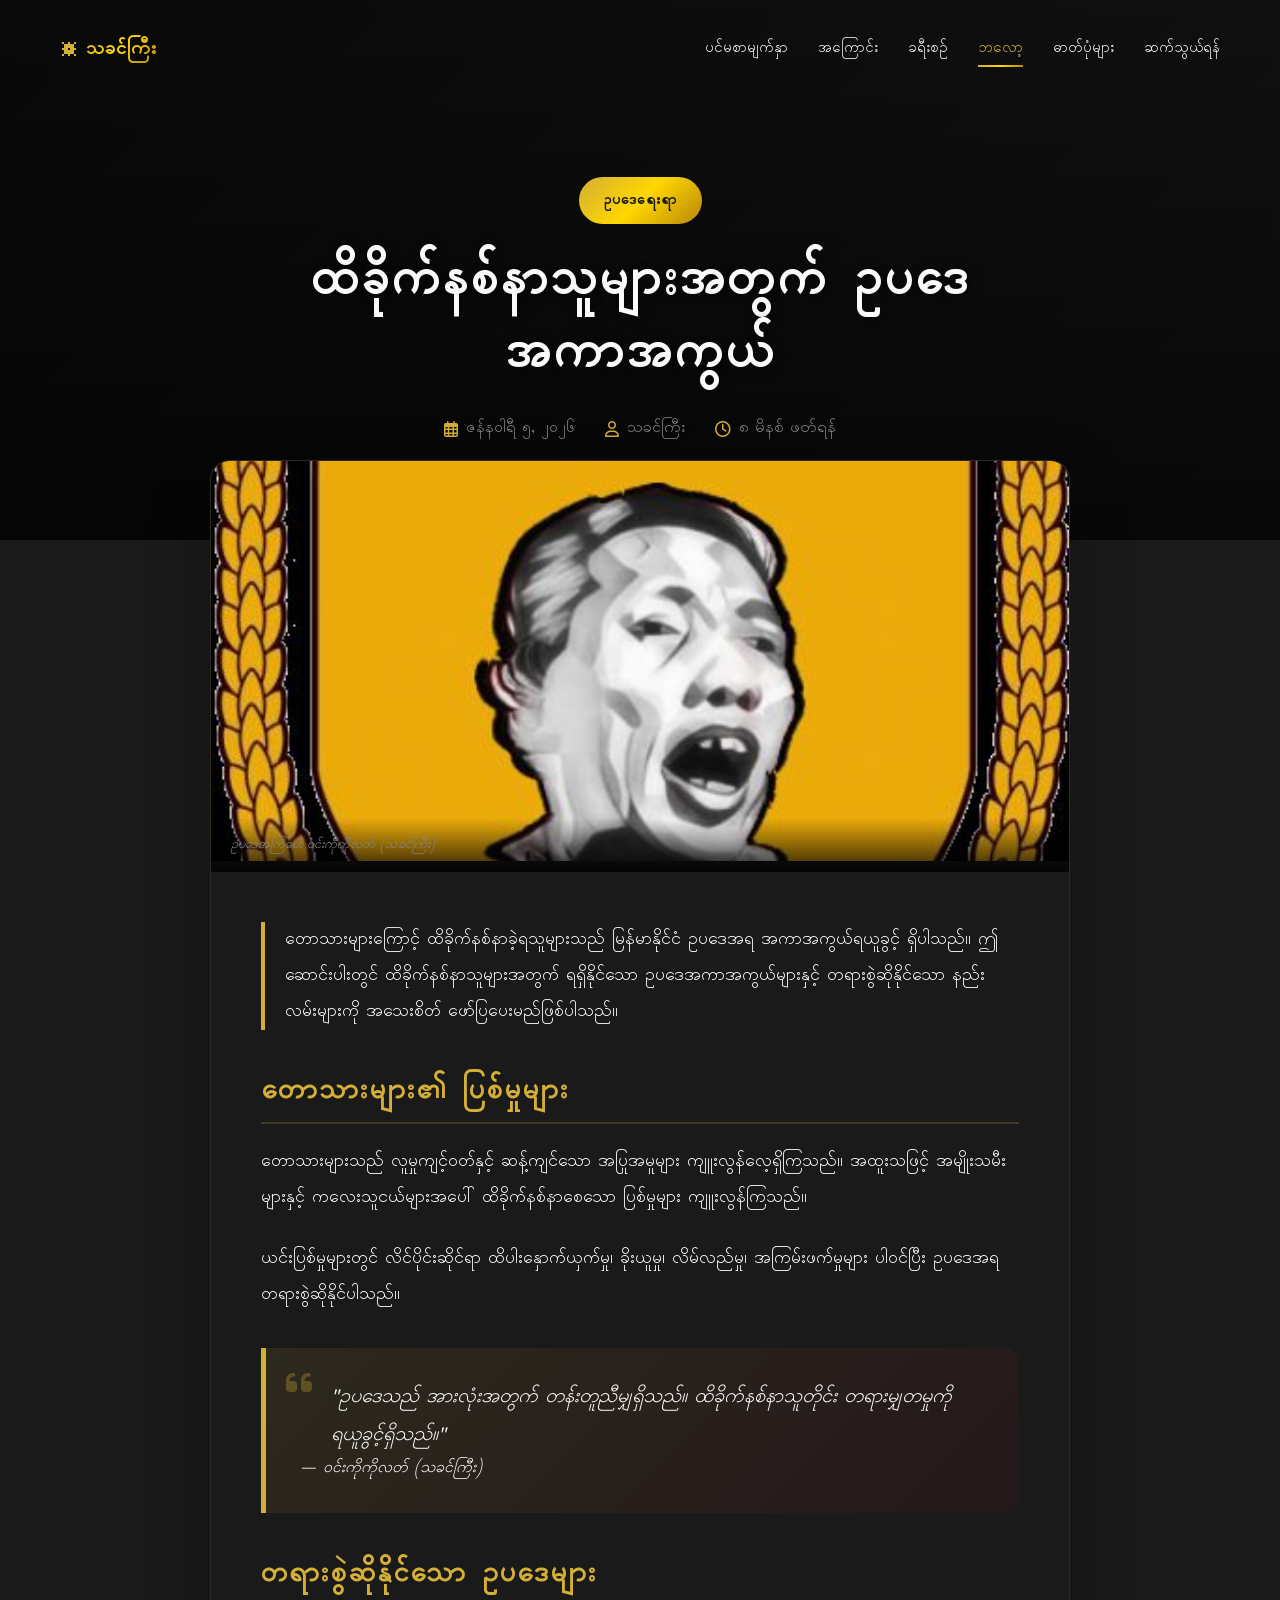
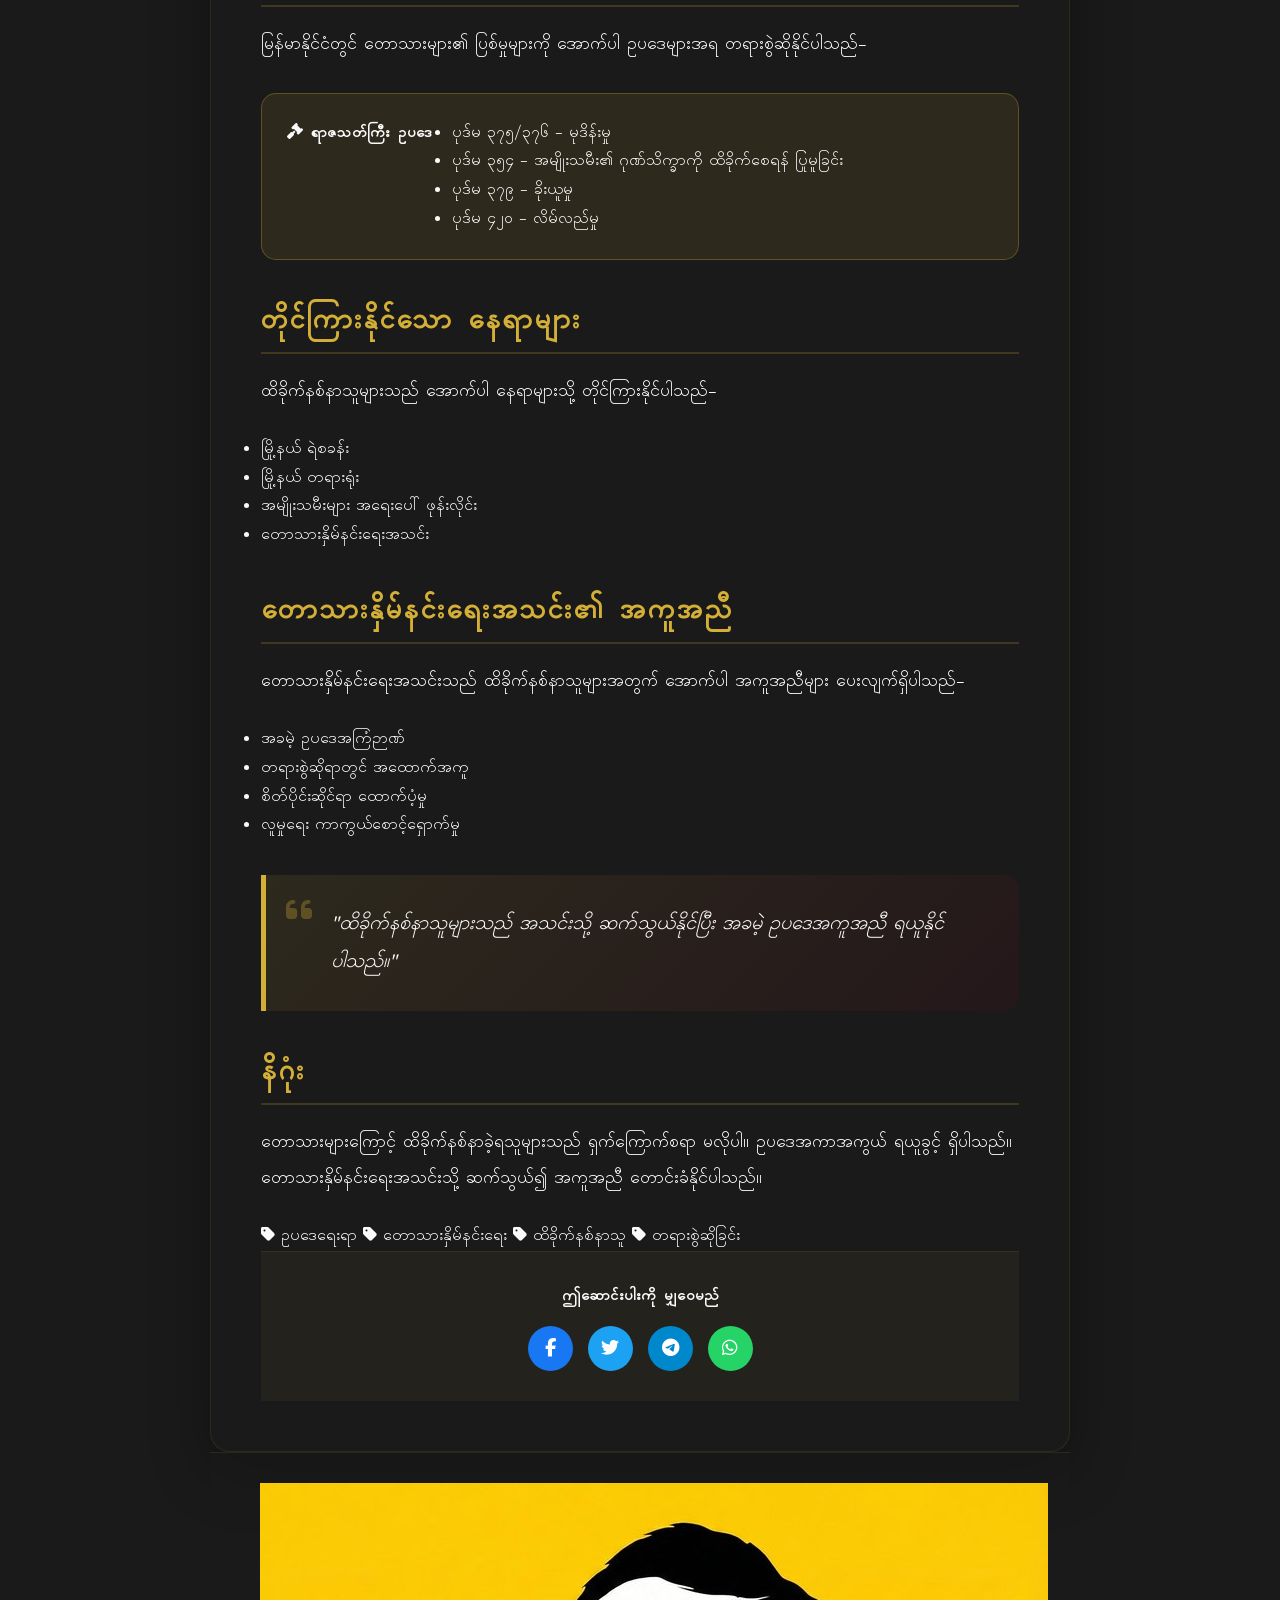
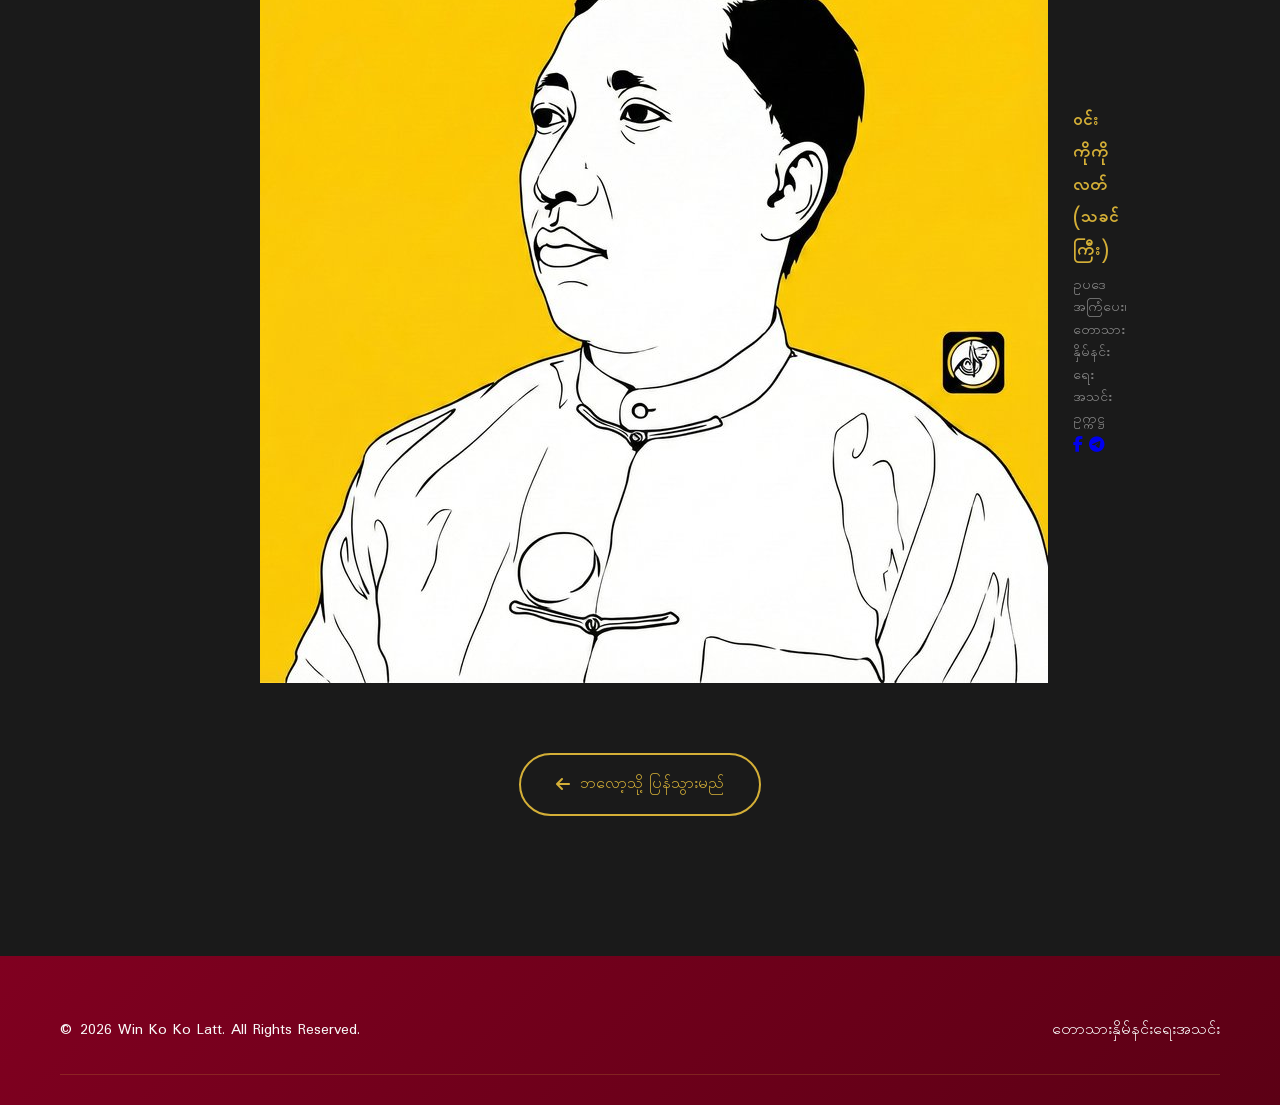
<file: blog/legal-protection.html>
<!DOCTYPE html>
<html lang="my">
<head>
    <meta charset="UTF-8">
    <meta name="viewport" content="width=device-width, initial-scale=1.0">
    <title>ထိခိုက်နစ်နာသူများအတွက် ဥပဒေအကာအကွယ် | Win Ko Ko Latt</title>
    <meta name="description" content="တောသားများကြောင့် ထိခိုက်နစ်နာခဲ့ရသူများအတွက် ရရှိနိုင်သော ဥပဒေအကာအကွယ်များနှင့် တရားစွဲဆိုနိုင်သော နည်းလမ်းများ">
    
    <!-- Open Graph / Facebook / Messenger -->
    <meta property="og:type" content="article">
    <meta property="og:title" content="ထိခိုက်နစ်နာသူများအတွက် ဥပဒေအကာအကွယ်">
    <meta property="og:description" content="တောသားများကြောင့် ထိခိုက်နစ်နာခဲ့ရသူများအတွက် ဥပဒေအကာအကွယ်များ">
    <meta property="og:image" content="https://winkokolatt.me/images/IMG_2684.jpg">
    <meta property="og:image:secure_url" content="https://winkokolatt.me/images/IMG_2684.jpg">
    <meta property="og:image:type" content="image/jpeg">
    <meta property="og:image:width" content="1200">
    <meta property="og:image:height" content="630">
    <meta property="og:url" content="https://winkokolatt.me/blog/legal-protection.html">
    <meta property="og:site_name" content="Win Ko Ko Latt Official Website">
    <meta itemprop="image" content="https://winkokolatt.me/images/IMG_2684.jpg">
    
    <!-- Fonts & Styles -->
    <link href="https://fonts.googleapis.com/css2?family=Cinzel:wght@400;600;700&family=Padauk:wght@400;700&display=swap" rel="stylesheet">
    <link rel="stylesheet" href="https://cdnjs.cloudflare.com/ajax/libs/font-awesome/6.5.1/css/all.min.css">
    <link rel="stylesheet" href="../css/style.css">
    <link rel="stylesheet" href="../css/blog-post.css">
    <link rel="icon" type="image/jpeg" href="../images/webprofilepicture-optimized.jpg">
</head>
<body>
    <!-- Navigation -->
    <nav class="navbar scrolled" id="navbar">
        <div class="nav-container">
            <a href="../index.html" class="nav-logo">
                <span class="logo-icon">☸</span>
                <span class="logo-text">သခင်ကြီး</span>
            </a>
            <div class="nav-menu" id="nav-menu">
                <a href="../index.html#home" class="nav-link">ပင်မစာမျက်နှာ</a>
                <a href="../index.html#about" class="nav-link">အကြောင်း</a>
                <a href="../index.html#journey" class="nav-link">ခရီးစဉ်</a>
                <a href="../index.html#blog" class="nav-link active">ဘလော့</a>
                <a href="../index.html#gallery" class="nav-link">ဓာတ်ပုံများ</a>
                <a href="../index.html#contact" class="nav-link">ဆက်သွယ်ရန်</a>
            </div>
            <div class="nav-toggle" id="nav-toggle">
                <span></span>
                <span></span>
                <span></span>
            </div>
        </div>
    </nav>

    <!-- Blog Post Hero -->
    <section class="blog-post-hero">
        <div class="blog-post-hero-overlay"></div>
        <div class="blog-post-hero-content">
            <span class="blog-post-category">ဥပဒေရေးရာ</span>
            <h1 class="blog-post-title">ထိခိုက်နစ်နာသူများအတွက် ဥပဒေအကာအကွယ်</h1>
            <div class="blog-post-meta">
                <span><i class="far fa-calendar-alt"></i> ဇန်နဝါရီ ၅, ၂၀၂၆</span>
                <span><i class="far fa-user"></i> သခင်ကြီး</span>
                <span><i class="far fa-clock"></i> ၈ မိနစ် ဖတ်ရန်</span>
            </div>
        </div>
    </section>

    <!-- Blog Post Content -->
    <div class="blog-post-container">
        <article class="blog-post-content">
            <div class="blog-post-featured-image">
                <img src="../images/IMG_2684.jpg" alt="ထိခိုက်နစ်နာသူများအတွက် ဥပဒေအကာအကွယ်">
                <span class="image-caption">ဥပဒေအကြံပေး ဝင်းကိုကိုလတ် (သခင်ကြီး)</span>
            </div>
            
            <div class="article-body">
                <p class="lead-paragraph">
                    တောသားများကြောင့် ထိခိုက်နစ်နာခဲ့ရသူများသည် မြန်မာနိုင်ငံ ဥပဒေအရ အကာအကွယ်ရယူခွင့် ရှိပါသည်။ ဤဆောင်းပါးတွင် ထိခိုက်နစ်နာသူများအတွက် ရရှိနိုင်သော ဥပဒေအကာအကွယ်များနှင့် တရားစွဲဆိုနိုင်သော နည်းလမ်းများကို အသေးစိတ် ဖော်ပြပေးမည်ဖြစ်ပါသည်။
                </p>

                <h2>တောသားများ၏ ပြစ်မှုများ</h2>
                <p>
                    တောသားများသည် လူမှုကျင့်ဝတ်နှင့် ဆန့်ကျင်သော အပြုအမူများ ကျူးလွန်လေ့ရှိကြသည်။ အထူးသဖြင့် အမျိုးသမီးများနှင့် ကလေးသူငယ်များအပေါ် ထိခိုက်နစ်နာစေသော ပြစ်မှုများ ကျူးလွန်ကြသည်။
                </p>
                <p>
                    ယင်းပြစ်မှုများတွင် လိင်ပိုင်းဆိုင်ရာ ထိပါးနှောက်ယှက်မှု၊ ခိုးယူမှု၊ လိမ်လည်မှု၊ အကြမ်းဖက်မှုများ ပါဝင်ပြီး ဥပဒေအရ တရားစွဲဆိုနိုင်ပါသည်။
                </p>

                <div class="quote-block">
                    <i class="fas fa-quote-left"></i>
                    <blockquote>
                        "ဥပဒေသည် အားလုံးအတွက် တန်းတူညီမျှရှိသည်။ ထိခိုက်နစ်နာသူတိုင်း တရားမျှတမှုကို ရယူခွင့်ရှိသည်။"
                    </blockquote>
                    <cite>— ဝင်းကိုကိုလတ် (သခင်ကြီး)</cite>
                </div>

                <h2>တရားစွဲဆိုနိုင်သော ဥပဒေများ</h2>
                <p>
                    မြန်မာနိုင်ငံတွင် တောသားများ၏ ပြစ်မှုများကို အောက်ပါ ဥပဒေများအရ တရားစွဲဆိုနိုင်ပါသည်-
                </p>

                <div class="info-box">
                    <h4><i class="fas fa-gavel"></i> ရာဇသတ်ကြီး ဥပဒေ</h4>
                    <ul>
                        <li>ပုဒ်မ ၃၇၅/၃၇၆ - မုဒိန်းမှု</li>
                        <li>ပုဒ်မ ၃၅၄ - အမျိုးသမီး၏ ဂုဏ်သိက္ခာကို ထိခိုက်စေရန် ပြုမူခြင်း</li>
                        <li>ပုဒ်မ ၃၇၉ - ခိုးယူမှု</li>
                        <li>ပုဒ်မ ၄၂၀ - လိမ်လည်မှု</li>
                    </ul>
                </div>

                <h2>တိုင်ကြားနိုင်သော နေရာများ</h2>
                <p>
                    ထိခိုက်နစ်နာသူများသည် အောက်ပါ နေရာများသို့ တိုင်ကြားနိုင်ပါသည်-
                </p>
                <ul>
                    <li>မြို့နယ် ရဲစခန်း</li>
                    <li>မြို့နယ် တရားရုံး</li>
                    <li>အမျိုးသမီးများ အရေးပေါ် ဖုန်းလိုင်း</li>
                    <li>တောသားနှိမ်နင်းရေးအသင်း</li>
                </ul>

                <h2>တောသားနှိမ်နင်းရေးအသင်း၏ အကူအညီ</h2>
                <p>
                    တောသားနှိမ်နင်းရေးအသင်းသည် ထိခိုက်နစ်နာသူများအတွက် အောက်ပါ အကူအညီများ ပေးလျက်ရှိပါသည်-
                </p>
                <ul>
                    <li>အခမဲ့ ဥပဒေအကြံဉာဏ်</li>
                    <li>တရားစွဲဆိုရာတွင် အထောက်အကူ</li>
                    <li>စိတ်ပိုင်းဆိုင်ရာ ထောက်ပံ့မှု</li>
                    <li>လူမှုရေး ကာကွယ်စောင့်ရှောက်မှု</li>
                </ul>

                <div class="quote-block">
                    <i class="fas fa-quote-left"></i>
                    <blockquote>
                        "ထိခိုက်နစ်နာသူများသည် အသင်းသို့ ဆက်သွယ်နိုင်ပြီး အခမဲ့ ဥပဒေအကူအညီ ရယူနိုင်ပါသည်။"
                    </blockquote>
                </div>

                <h2>နိဂုံး</h2>
                <p>
                    တောသားများကြောင့် ထိခိုက်နစ်နာခဲ့ရသူများသည် ရှက်ကြောက်စရာ မလိုပါ။ ဥပဒေအကာအကွယ် ရယူခွင့် ရှိပါသည်။ တောသားနှိမ်နင်းရေးအသင်းသို့ ဆက်သွယ်၍ အကူအညီ တောင်းခံနိုင်ပါသည်။
                </p>

                <!-- Tags -->
                <div class="post-tags">
                    <span class="tag"><i class="fas fa-tag"></i> ဥပဒေရေးရာ</span>
                    <span class="tag"><i class="fas fa-tag"></i> တောသားနှိမ်နင်းရေး</span>
                    <span class="tag"><i class="fas fa-tag"></i> ထိခိုက်နစ်နာသူ</span>
                    <span class="tag"><i class="fas fa-tag"></i> တရားစွဲဆိုခြင်း</span>
                </div>

                <!-- Share Buttons -->
                <div class="share-section">
                    <h4>ဤဆောင်းပါးကို မျှဝေမည်</h4>
                    <div class="share-buttons">
                        <a href="legal-protection.html#" class="share-btn facebook"><i class="fab fa-facebook-f"></i></a>
                        <a href="legal-protection.html#" class="share-btn twitter"><i class="fab fa-twitter"></i></a>
                        <a href="legal-protection.html#" class="share-btn telegram"><i class="fab fa-telegram-plane"></i></a>
                        <a href="legal-protection.html#" class="share-btn whatsapp"><i class="fab fa-whatsapp"></i></a>
                    </div>
                </div>
            </div>
        </article>

        <!-- Author Box -->
        <div class="author-box">
            <img src="../images/webprofilepicture-optimized.jpg" alt="Win Ko Ko Latt" class="author-image">
            <div class="author-info">
                <h4>ဝင်းကိုကိုလတ် (သခင်ကြီး)</h4>
                <p>ဥပဒေအကြံပေး၊ တောသားနှိမ်နင်းရေးအသင်း ဥက္ကဋ္ဌ</p>
                <div class="author-social">
                    <a href="legal-protection.html#"><i class="fab fa-facebook-f"></i></a>
                    <a href="legal-protection.html#"><i class="fab fa-telegram-plane"></i></a>
                </div>
            </div>
        </div>

        <!-- Back to Blog -->
        <div class="back-to-blog">
            <a href="../index.html#blog" class="btn btn-secondary">
                <i class="fas fa-arrow-left"></i> ဘလော့သို့ ပြန်သွားမည်
            </a>
        </div>
    </div>

    <!-- Footer -->
    <footer class="footer">
        <div class="container">
            <div class="footer-content">
                <p>&copy; 2026 Win Ko Ko Latt. All Rights Reserved.</p>
                <p>တောသားနှိမ်နင်းရေးအသင်း</p>
            </div>
        </div>
    </footer>

    <script src="../js/script.js"></script>
</body>
</html>
</file>
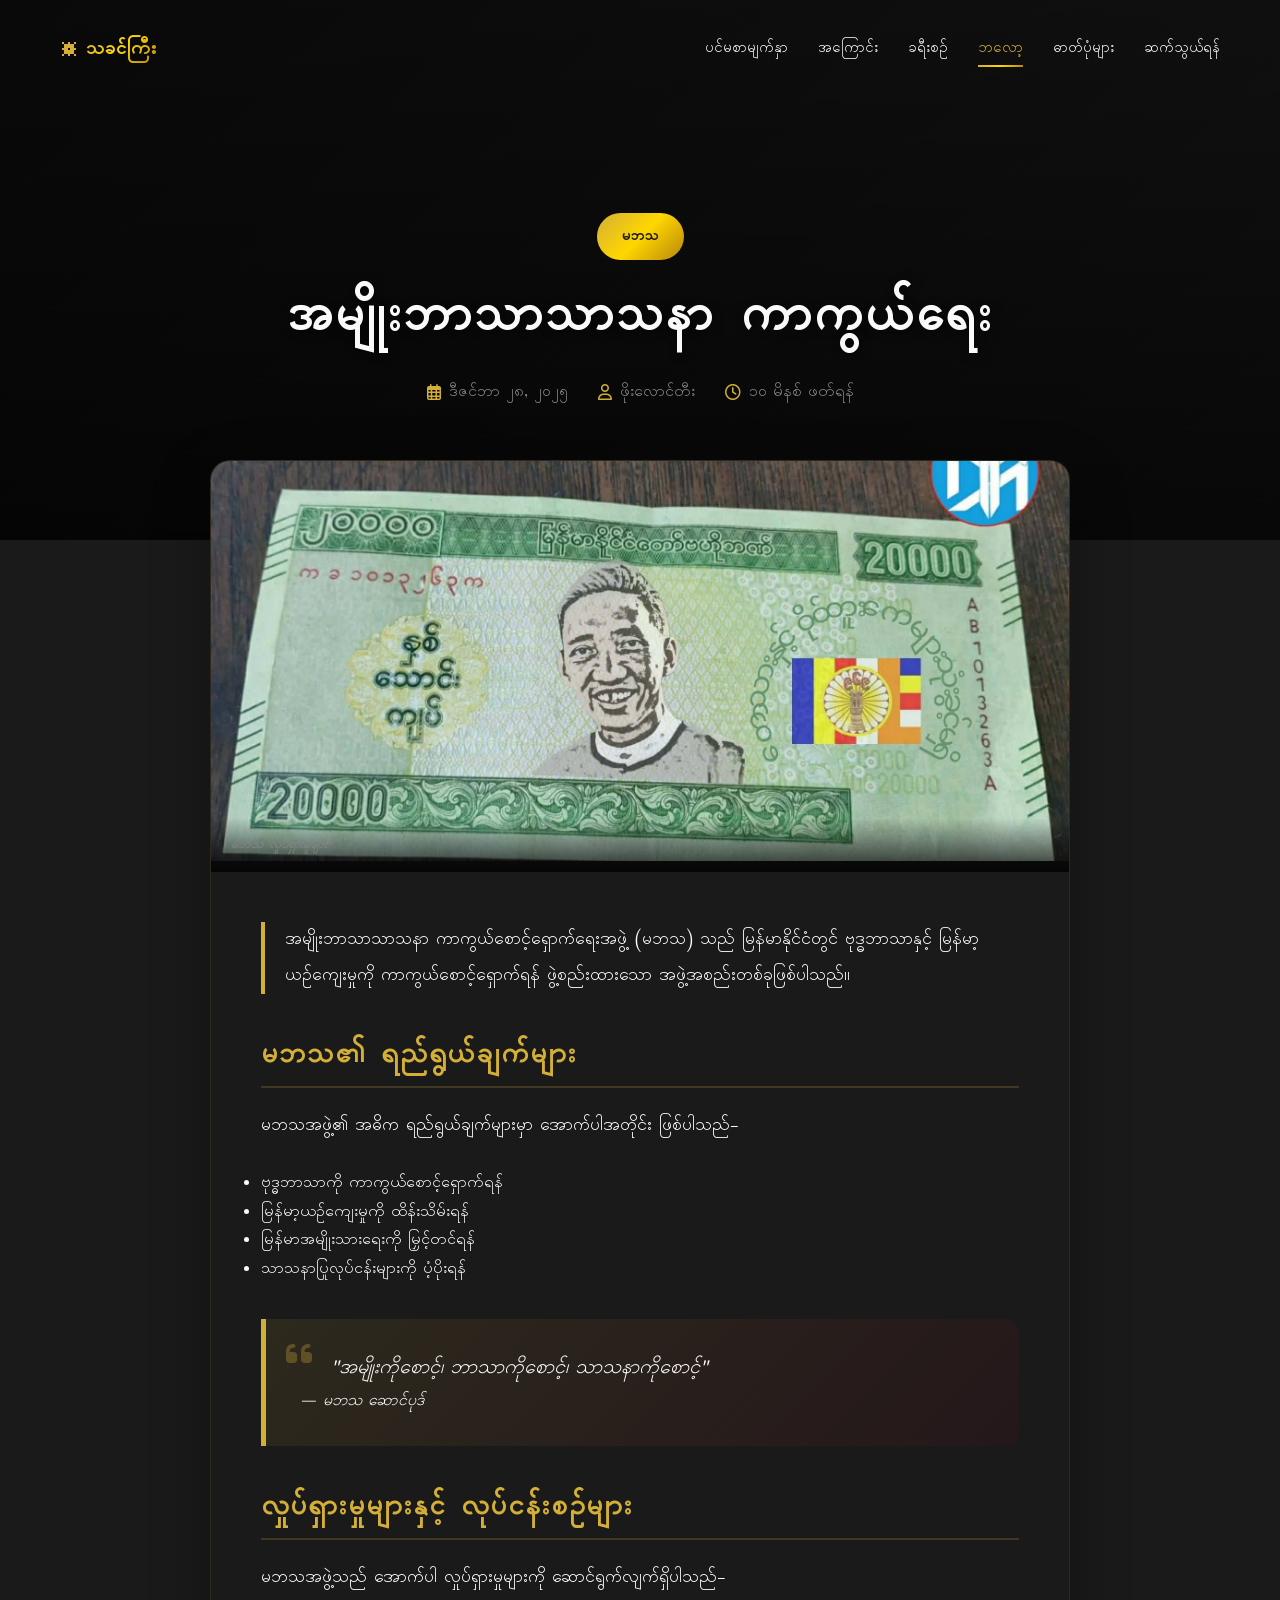
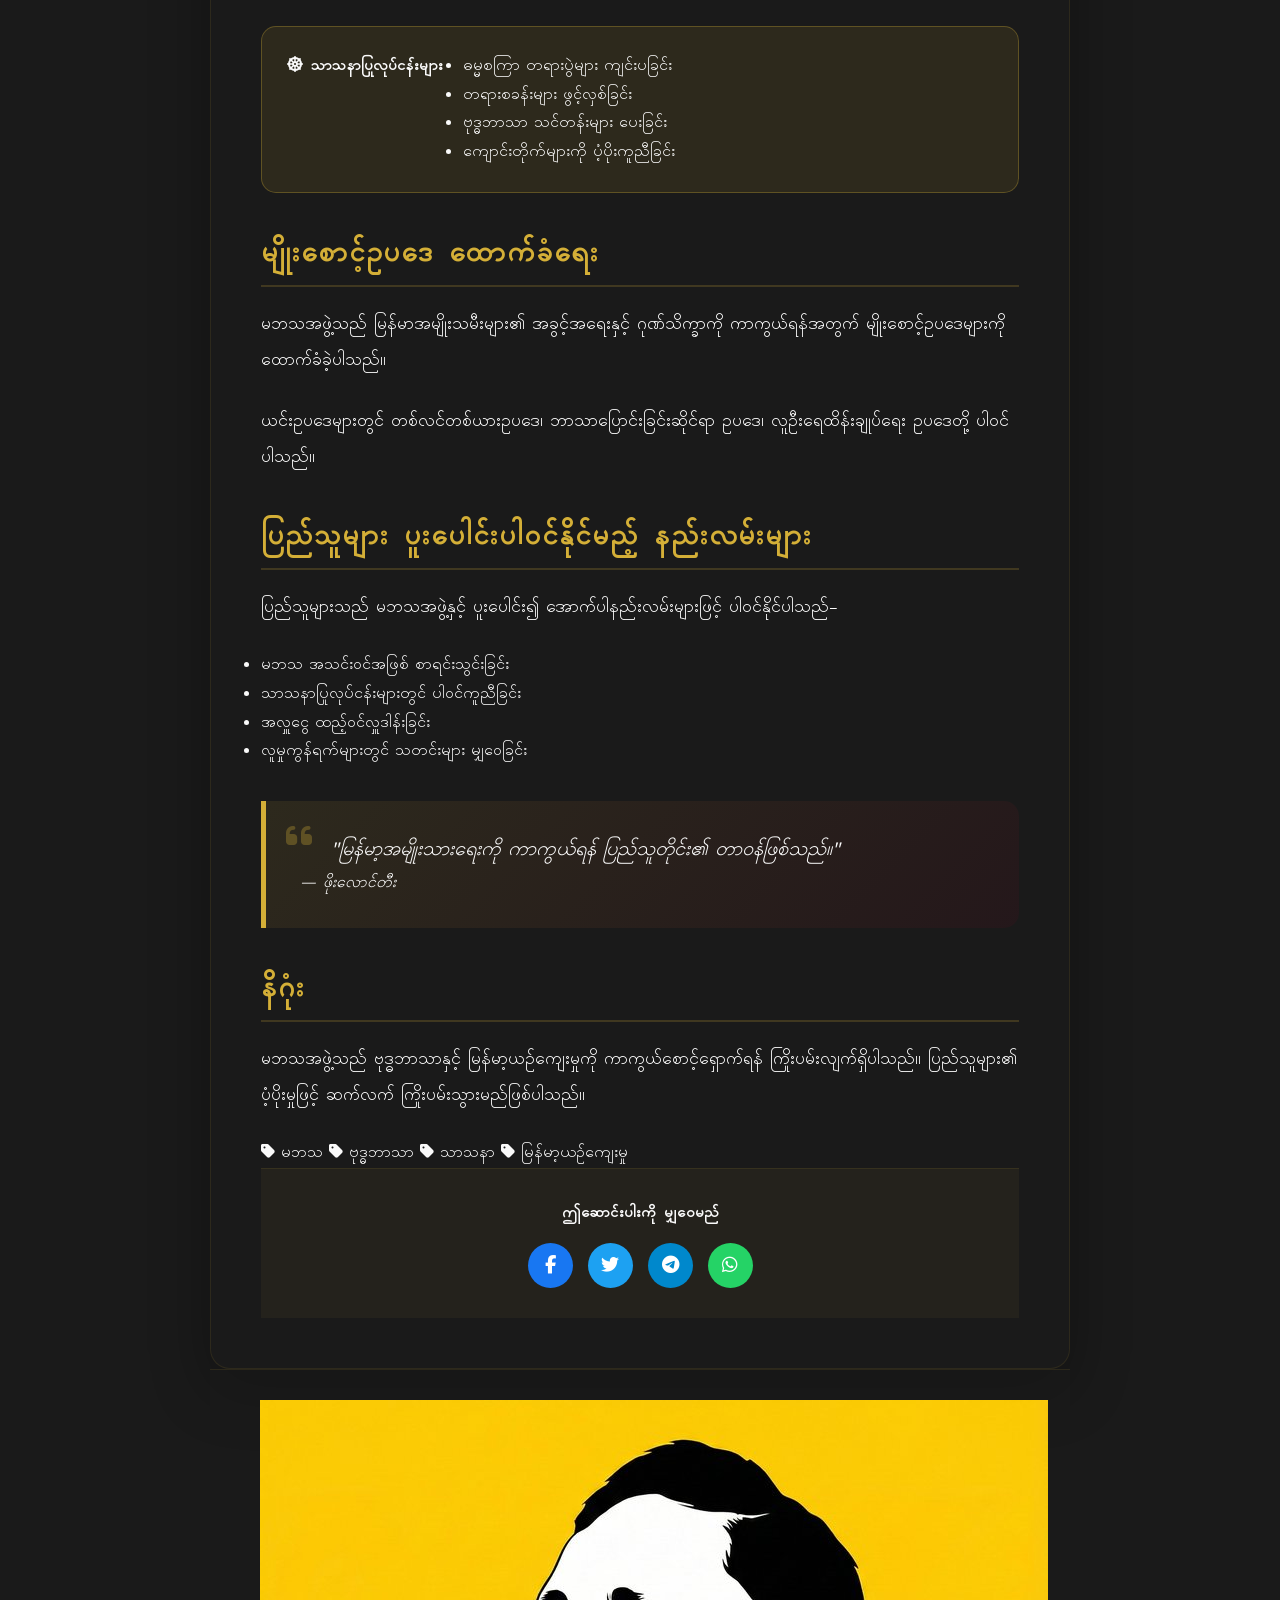
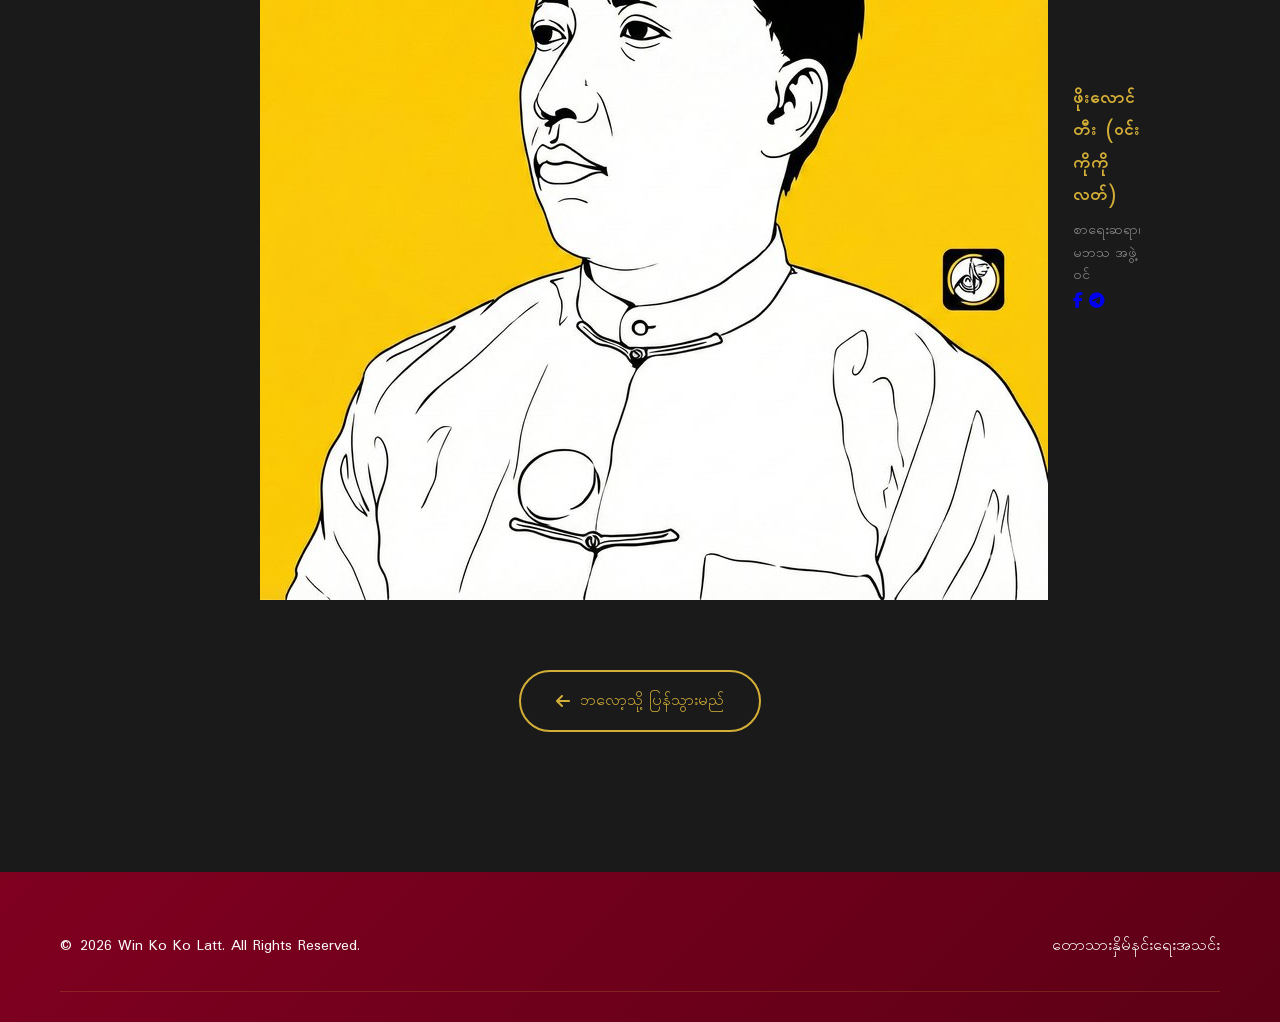
<file: blog/mabatha-protection.html>
<!DOCTYPE html>
<html lang="my">
<head>
    <meta charset="UTF-8">
    <meta name="viewport" content="width=device-width, initial-scale=1.0">
    <title>အမျိုးဘာသာသာသနာ ကာကွယ်ရေး | Win Ko Ko Latt</title>
    <meta name="description" content="ဗုဒ္ဓဘာသာနှင့် မြန်မာ့ယဉ်ကျေးမှုကို ကာကွယ်စောင့်ရှောက်ရန် မဘသအဖွဲ့မှ ဆောင်ရွက်လျက်ရှိသော လုပ်ငန်းစဉ်များ">
    
    <!-- Open Graph / Facebook / Messenger -->
    <meta property="og:type" content="article">
    <meta property="og:title" content="အမျိုးဘာသာသာသနာ ကာကွယ်ရေး">
    <meta property="og:description" content="မဘသအဖွဲ့မှ ဆောင်ရွက်လျက်ရှိသော လုပ်ငန်းစဉ်များ">
    <meta property="og:image" content="https://winkokolatt.me/images/FB_IMG_1768758016310.jpg">
    <meta property="og:image:secure_url" content="https://winkokolatt.me/images/FB_IMG_1768758016310.jpg">
    <meta property="og:image:type" content="image/jpeg">
    <meta property="og:image:width" content="1200">
    <meta property="og:image:height" content="630">
    <meta property="og:url" content="https://winkokolatt.me/blog/mabatha-protection.html">
    <meta property="og:site_name" content="Win Ko Ko Latt Official Website">
    <meta itemprop="image" content="https://winkokolatt.me/images/FB_IMG_1768758016310.jpg">
    
    <!-- Fonts & Styles -->
    <link href="https://fonts.googleapis.com/css2?family=Cinzel:wght@400;600;700&family=Padauk:wght@400;700&display=swap" rel="stylesheet">
    <link rel="stylesheet" href="https://cdnjs.cloudflare.com/ajax/libs/font-awesome/6.5.1/css/all.min.css">
    <link rel="stylesheet" href="../css/style.css">
    <link rel="stylesheet" href="../css/blog-post.css">
    <link rel="icon" type="image/jpeg" href="../images/webprofilepicture-optimized.jpg">
</head>
<body>
    <!-- Navigation -->
    <nav class="navbar scrolled" id="navbar">
        <div class="nav-container">
            <a href="../index.html" class="nav-logo">
                <span class="logo-icon">☸</span>
                <span class="logo-text">သခင်ကြီး</span>
            </a>
            <div class="nav-menu" id="nav-menu">
                <a href="../index.html#home" class="nav-link">ပင်မစာမျက်နှာ</a>
                <a href="../index.html#about" class="nav-link">အကြောင်း</a>
                <a href="../index.html#journey" class="nav-link">ခရီးစဉ်</a>
                <a href="../index.html#blog" class="nav-link active">ဘလော့</a>
                <a href="../index.html#gallery" class="nav-link">ဓာတ်ပုံများ</a>
                <a href="../index.html#contact" class="nav-link">ဆက်သွယ်ရန်</a>
            </div>
            <div class="nav-toggle" id="nav-toggle">
                <span></span>
                <span></span>
                <span></span>
            </div>
        </div>
    </nav>

    <!-- Blog Post Hero -->
    <section class="blog-post-hero">
        <div class="blog-post-hero-overlay"></div>
        <div class="blog-post-hero-content">
            <span class="blog-post-category">မဘသ</span>
            <h1 class="blog-post-title">အမျိုးဘာသာသာသနာ ကာကွယ်ရေး</h1>
            <div class="blog-post-meta">
                <span><i class="far fa-calendar-alt"></i> ဒီဇင်ဘာ ၂၈, ၂၀၂၅</span>
                <span><i class="far fa-user"></i> ဖိုးလောင်တီး</span>
                <span><i class="far fa-clock"></i> ၁၀ မိနစ် ဖတ်ရန်</span>
            </div>
        </div>
    </section>

    <!-- Blog Post Content -->
    <div class="blog-post-container">
        <article class="blog-post-content">
            <div class="blog-post-featured-image">
                <img src="../images/FB_IMG_1768758016310.jpg" alt="အမျိုးဘာသာသာသနာ ကာကွယ်ရေး">
                <span class="image-caption">မဘသ လှုပ်ရှားမှုများ</span>
            </div>
            
            <div class="article-body">
                <p class="lead-paragraph">
                    အမျိုးဘာသာသာသနာ ကာကွယ်စောင့်ရှောက်ရေးအဖွဲ့ (မဘသ) သည် မြန်မာနိုင်ငံတွင် ဗုဒ္ဓဘာသာနှင့် မြန်မာ့ယဉ်ကျေးမှုကို ကာကွယ်စောင့်ရှောက်ရန် ဖွဲ့စည်းထားသော အဖွဲ့အစည်းတစ်ခုဖြစ်ပါသည်။
                </p>

                <h2>မဘသ၏ ရည်ရွယ်ချက်များ</h2>
                <p>
                    မဘသအဖွဲ့၏ အဓိက ရည်ရွယ်ချက်များမှာ အောက်ပါအတိုင်း ဖြစ်ပါသည်-
                </p>
                <ul>
                    <li>ဗုဒ္ဓဘာသာကို ကာကွယ်စောင့်ရှောက်ရန်</li>
                    <li>မြန်မာ့ယဉ်ကျေးမှုကို ထိန်းသိမ်းရန်</li>
                    <li>မြန်မာအမျိုးသားရေးကို မြှင့်တင်ရန်</li>
                    <li>သာသနာပြုလုပ်ငန်းများကို ပံ့ပိုးရန်</li>
                </ul>

                <div class="quote-block">
                    <i class="fas fa-quote-left"></i>
                    <blockquote>
                        "အမျိုးကိုစောင့်၊ ဘာသာကိုစောင့်၊ သာသနာကိုစောင့်"
                    </blockquote>
                    <cite>— မဘသ ဆောင်ပုဒ်</cite>
                </div>

                <h2>လှုပ်ရှားမှုများနှင့် လုပ်ငန်းစဉ်များ</h2>
                <p>
                    မဘသအဖွဲ့သည် အောက်ပါ လှုပ်ရှားမှုများကို ဆောင်ရွက်လျက်ရှိပါသည်-
                </p>

                <div class="info-box">
                    <h4><i class="fas fa-dharmachakra"></i> သာသနာပြုလုပ်ငန်းများ</h4>
                    <ul>
                        <li>ဓမ္မစကြာ တရားပွဲများ ကျင်းပခြင်း</li>
                        <li>တရားစခန်းများ ဖွင့်လှစ်ခြင်း</li>
                        <li>ဗုဒ္ဓဘာသာ သင်တန်းများ ပေးခြင်း</li>
                        <li>ကျောင်းတိုက်များကို ပံ့ပိုးကူညီခြင်း</li>
                    </ul>
                </div>

                <h2>မျိုးစောင့်ဥပဒေ ထောက်ခံရေး</h2>
                <p>
                    မဘသအဖွဲ့သည် မြန်မာအမျိုးသမီးများ၏ အခွင့်အရေးနှင့် ဂုဏ်သိက္ခာကို ကာကွယ်ရန်အတွက် မျိုးစောင့်ဥပဒေများကို ထောက်ခံခဲ့ပါသည်။
                </p>
                <p>
                    ယင်းဥပဒေများတွင် တစ်လင်တစ်ယားဥပဒေ၊ ဘာသာပြောင်းခြင်းဆိုင်ရာ ဥပဒေ၊ လူဦးရေထိန်းချုပ်ရေး ဥပဒေတို့ ပါဝင်ပါသည်။
                </p>

                <h2>ပြည်သူများ ပူးပေါင်းပါဝင်နိုင်မည့် နည်းလမ်းများ</h2>
                <p>
                    ပြည်သူများသည် မဘသအဖွဲ့နှင့် ပူးပေါင်း၍ အောက်ပါနည်းလမ်းများဖြင့် ပါဝင်နိုင်ပါသည်-
                </p>
                <ul>
                    <li>မဘသ အသင်းဝင်အဖြစ် စာရင်းသွင်းခြင်း</li>
                    <li>သာသနာပြုလုပ်ငန်းများတွင် ပါဝင်ကူညီခြင်း</li>
                    <li>အလှူငွေ ထည့်ဝင်လှူဒါန်းခြင်း</li>
                    <li>လူမှုကွန်ရက်များတွင် သတင်းများ မျှဝေခြင်း</li>
                </ul>

                <div class="quote-block">
                    <i class="fas fa-quote-left"></i>
                    <blockquote>
                        "မြန်မာ့အမျိုးသားရေးကို ကာကွယ်ရန် ပြည်သူတိုင်း၏ တာဝန်ဖြစ်သည်။"
                    </blockquote>
                    <cite>— ဖိုးလောင်တီး</cite>
                </div>

                <h2>နိဂုံး</h2>
                <p>
                    မဘသအဖွဲ့သည် ဗုဒ္ဓဘာသာနှင့် မြန်မာ့ယဉ်ကျေးမှုကို ကာကွယ်စောင့်ရှောက်ရန် ကြိုးပမ်းလျက်ရှိပါသည်။ ပြည်သူများ၏ ပံ့ပိုးမှုဖြင့် ဆက်လက် ကြိုးပမ်းသွားမည်ဖြစ်ပါသည်။
                </p>

                <!-- Tags -->
                <div class="post-tags">
                    <span class="tag"><i class="fas fa-tag"></i> မဘသ</span>
                    <span class="tag"><i class="fas fa-tag"></i> ဗုဒ္ဓဘာသာ</span>
                    <span class="tag"><i class="fas fa-tag"></i> သာသနာ</span>
                    <span class="tag"><i class="fas fa-tag"></i> မြန်မာ့ယဉ်ကျေးမှု</span>
                </div>

                <!-- Share Buttons -->
                <div class="share-section">
                    <h4>ဤဆောင်းပါးကို မျှဝေမည်</h4>
                    <div class="share-buttons">
                        <a href="mabatha-protection.html#" class="share-btn facebook"><i class="fab fa-facebook-f"></i></a>
                        <a href="mabatha-protection.html#" class="share-btn twitter"><i class="fab fa-twitter"></i></a>
                        <a href="mabatha-protection.html#" class="share-btn telegram"><i class="fab fa-telegram-plane"></i></a>
                        <a href="mabatha-protection.html#" class="share-btn whatsapp"><i class="fab fa-whatsapp"></i></a>
                    </div>
                </div>
            </div>
        </article>

        <!-- Author Box -->
        <div class="author-box">
            <img src="../images/webprofilepicture-optimized.jpg" alt="Win Ko Ko Latt" class="author-image">
            <div class="author-info">
                <h4>ဖိုးလောင်တီး (ဝင်းကိုကိုလတ်)</h4>
                <p>စာရေးဆရာ၊ မဘသ အဖွဲ့ဝင်</p>
                <div class="author-social">
                    <a href="mabatha-protection.html#"><i class="fab fa-facebook-f"></i></a>
                    <a href="mabatha-protection.html#"><i class="fab fa-telegram-plane"></i></a>
                </div>
            </div>
        </div>

        <!-- Back to Blog -->
        <div class="back-to-blog">
            <a href="../index.html#blog" class="btn btn-secondary">
                <i class="fas fa-arrow-left"></i> ဘလော့သို့ ပြန်သွားမည်
            </a>
        </div>
    </div>

    <!-- Footer -->
    <footer class="footer">
        <div class="container">
            <div class="footer-content">
                <p>&copy; 2026 Win Ko Ko Latt. All Rights Reserved.</p>
                <p>တောသားနှိမ်နင်းရေးအသင်း</p>
            </div>
        </div>
    </footer>

    <script src="../js/script.js"></script>
</body>
</html>
</file>
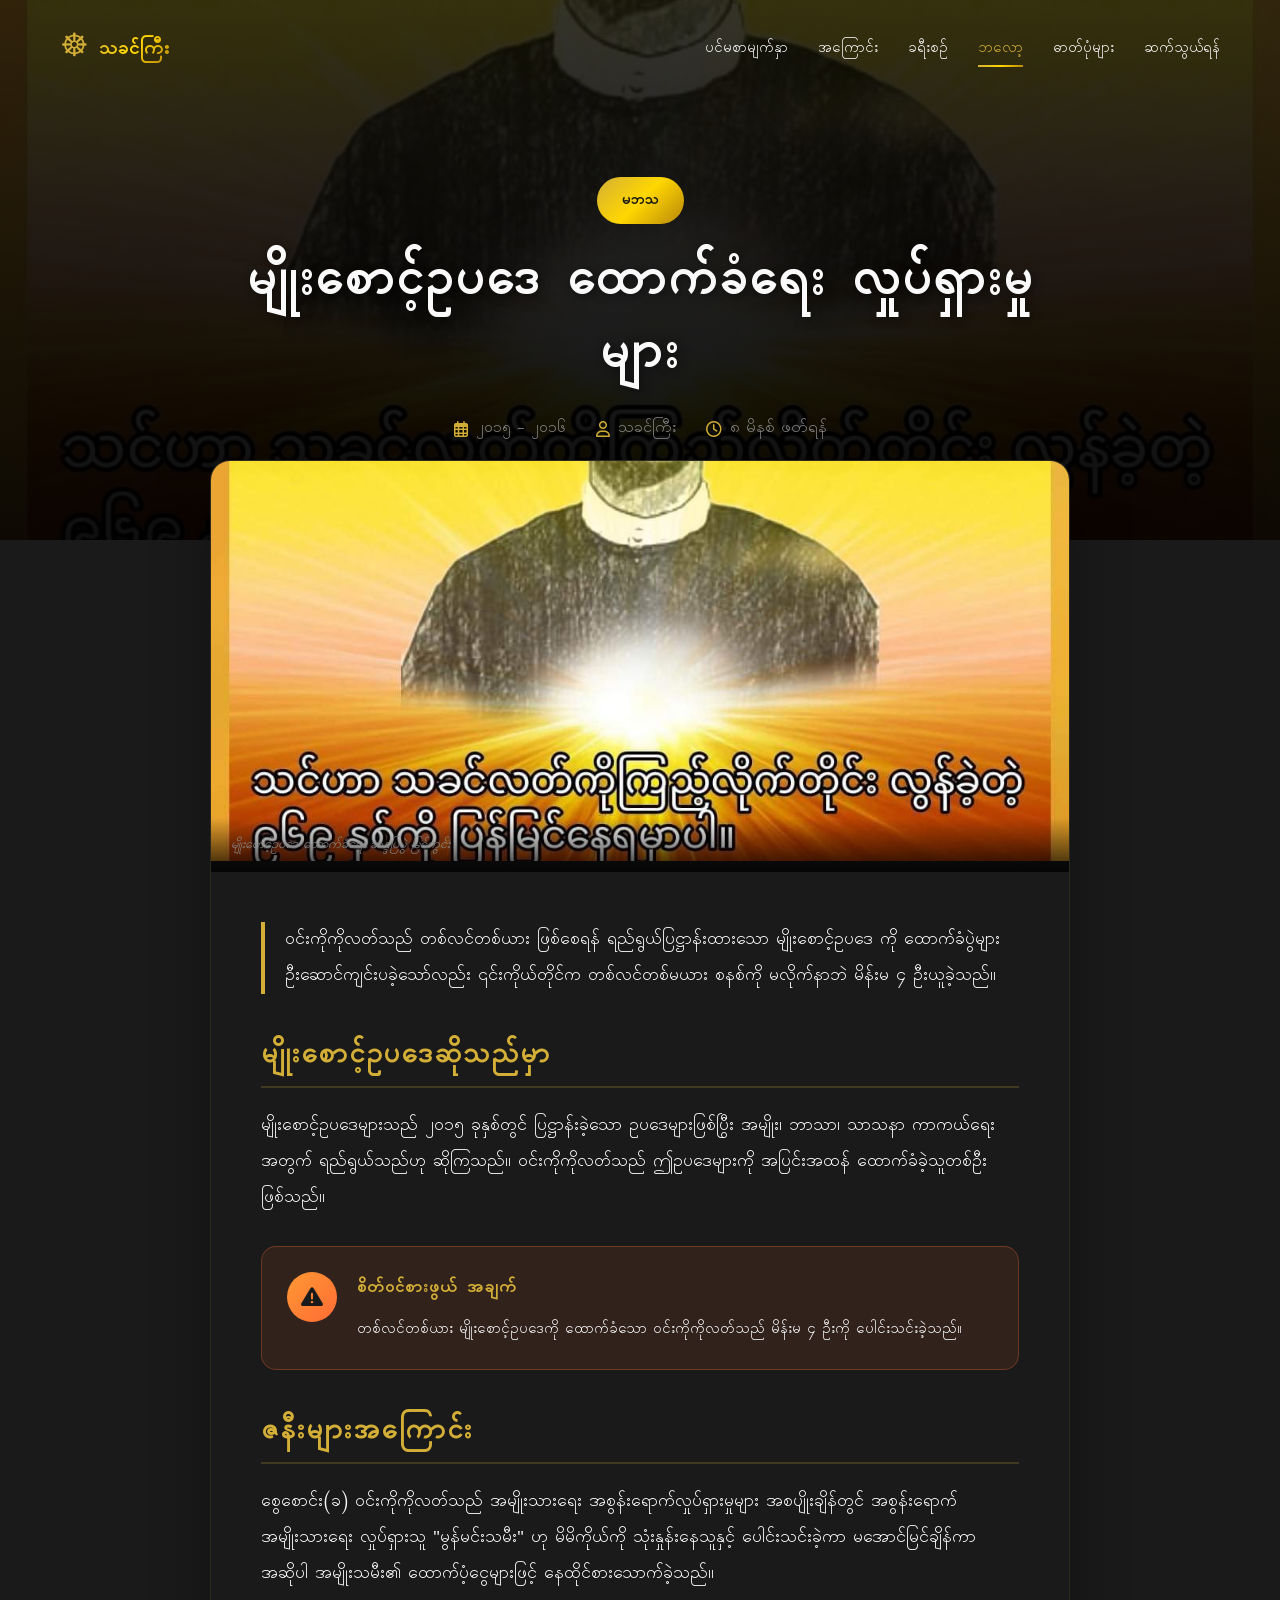
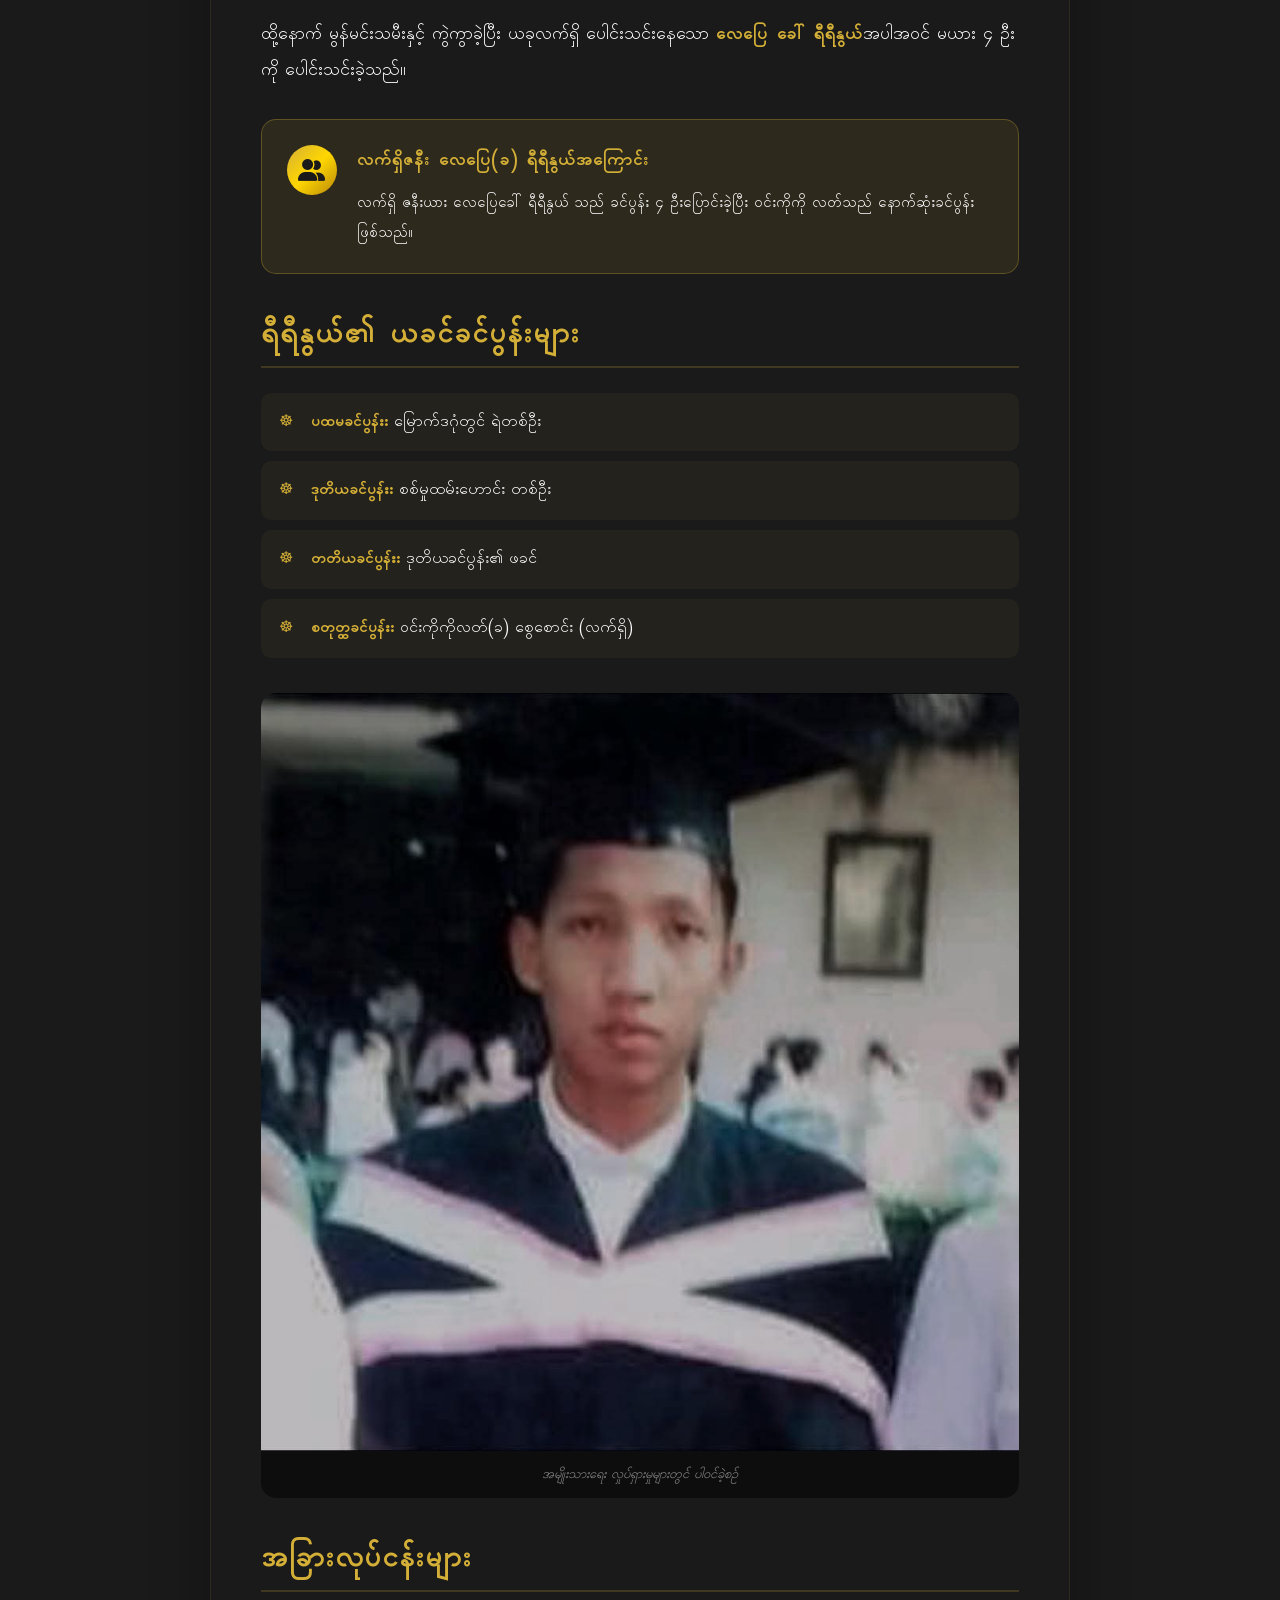
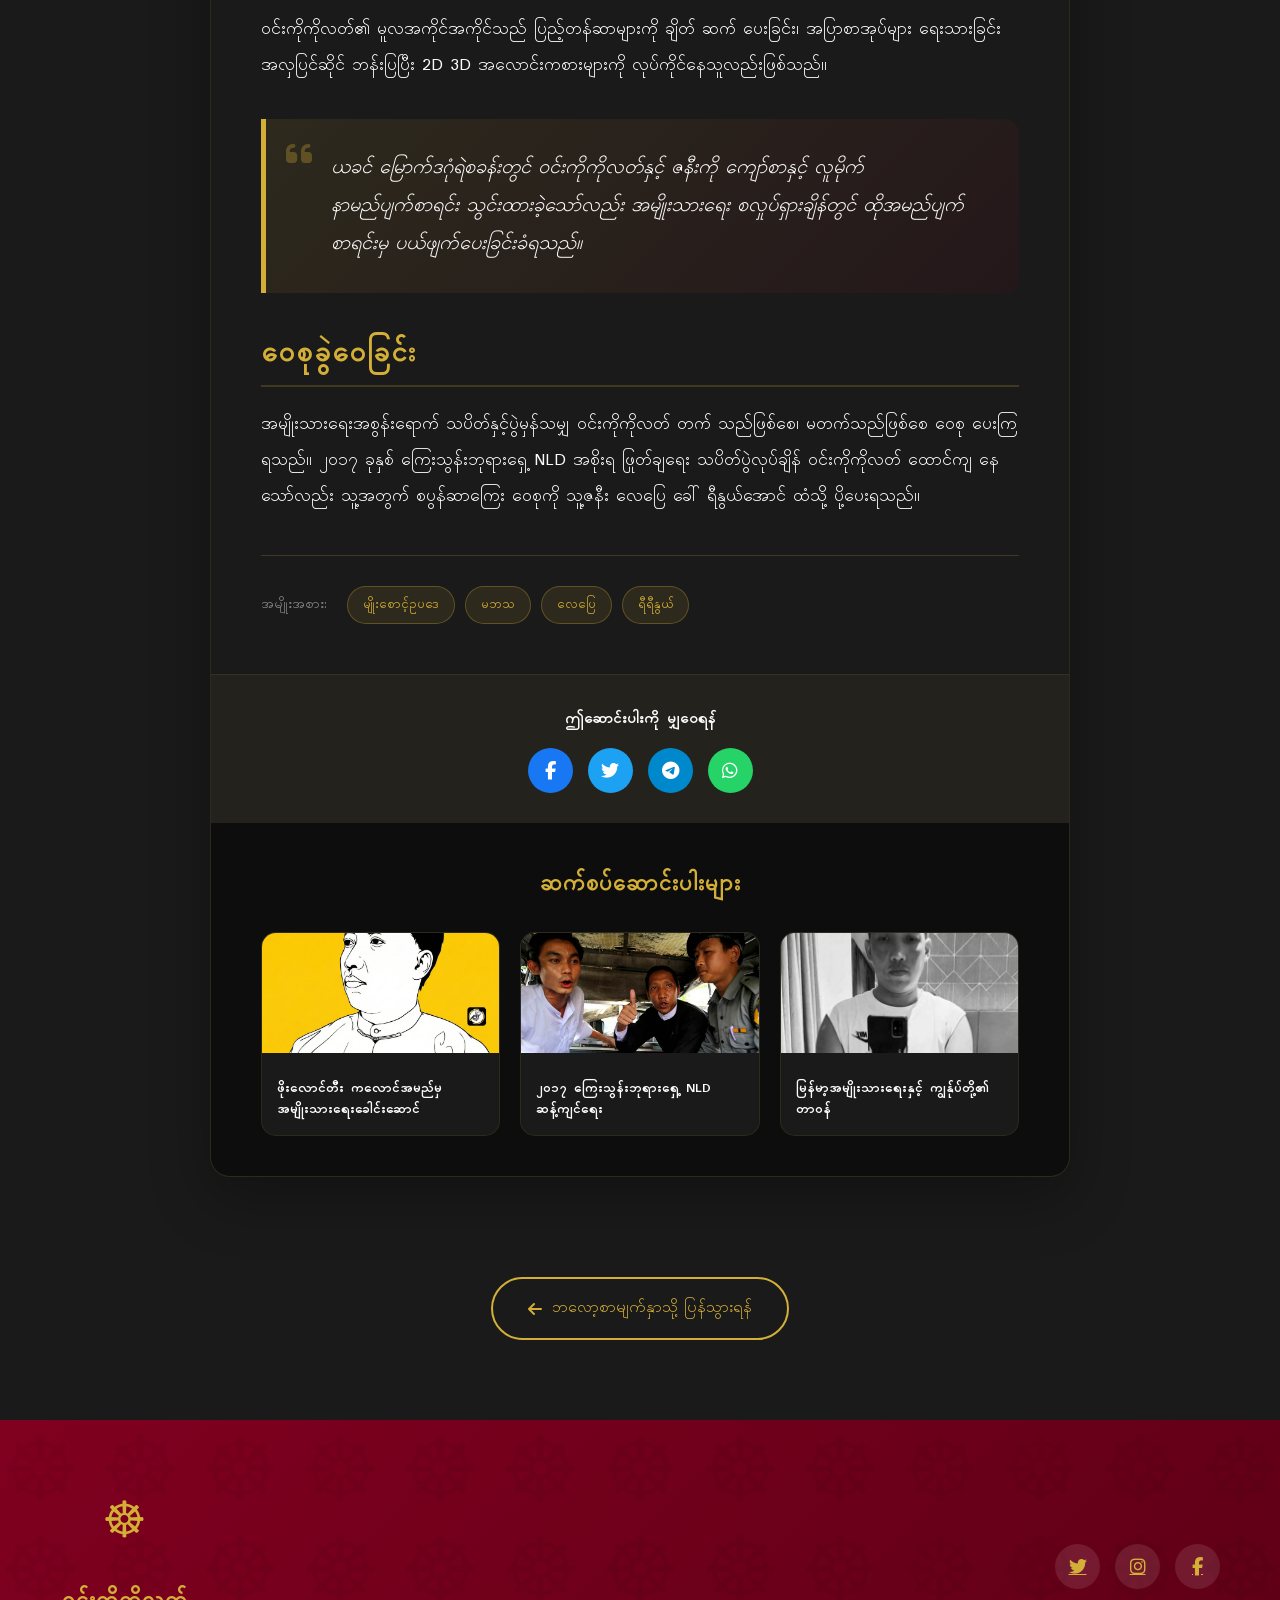
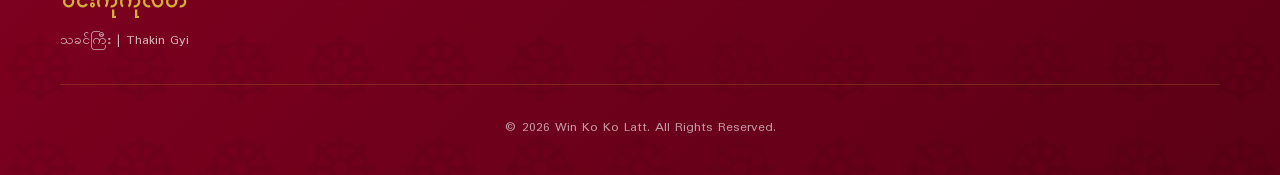
<file: blog/myo-saung-law-support.html>
<!DOCTYPE html>
<html lang="my">
<head>
    <meta charset="UTF-8">
    <meta name="viewport" content="width=device-width, initial-scale=1.0">
    <title>မျိုးစောင့်ဥပဒေ ထောက်ခံရေး လှုပ်ရှားမှုများ | Win Ko Ko Latt</title>
    <meta name="description" content="တစ်လင်တစ်ယား မျိုးစောင့်ဥပဒေကို ထောက်ခံသော မယား ၄ ဦးရှိသူ - ဝင်းကိုကိုလတ်၏ လှုပ်ရှားမှုများ">
    
    <!-- Open Graph / Facebook / Messenger -->
    <meta property="og:type" content="article">
    <meta property="og:title" content="မျိုးစောင့်ဥပဒေ ထောက်ခံရေး လှုပ်ရှားမှုများ">
    <meta property="og:description" content="တစ်လင်တစ်ယား မျိုးစောင့်ဥပဒေကို ထောက်ခံသော မယား ၄ ဦးရှိသူ - ဝင်းကိုကိုလတ်">
    <meta property="og:image" content="https://winkokolatt.me/images/IMG_5518.JPG">
    <meta property="og:image:secure_url" content="https://winkokolatt.me/images/IMG_5518.JPG">
    <meta property="og:image:type" content="image/jpeg">
    <meta property="og:image:width" content="1200">
    <meta property="og:image:height" content="630">
    <meta property="og:url" content="https://winkokolatt.me/blog/myo-saung-law-support.html">
    <meta property="og:site_name" content="Win Ko Ko Latt Official Website">
    <meta itemprop="image" content="https://winkokolatt.me/images/IMG_5518.JPG">
    
    <!-- Fonts & Styles -->
    <link href="https://fonts.googleapis.com/css2?family=Cinzel:wght@400;600;700&family=Padauk:wght@400;700&display=swap" rel="stylesheet">
    <link rel="stylesheet" href="https://cdnjs.cloudflare.com/ajax/libs/font-awesome/6.5.1/css/all.min.css">
    <link rel="stylesheet" href="../css/style.css">
    <link rel="stylesheet" href="../css/blog-post.css">
    <link rel="icon" type="image/jpeg" href="../images/webprofilepicture-optimized.jpg">
</head>
<body>
    <!-- Navigation -->
    <nav class="navbar scrolled" id="navbar">
        <div class="nav-container">
            <a href="../index.html" class="nav-logo">
                <span class="logo-icon">☸</span>
                <span class="logo-text">သခင်ကြီး</span>
            </a>
            <div class="nav-menu" id="nav-menu">
                <a href="../index.html#home" class="nav-link">ပင်မစာမျက်နှာ</a>
                <a href="../index.html#about" class="nav-link">အကြောင်း</a>
                <a href="../index.html#journey" class="nav-link">ခရီးစဉ်</a>
                <a href="../index.html#blog" class="nav-link active">ဘလော့</a>
                <a href="../index.html#gallery" class="nav-link">ဓာတ်ပုံများ</a>
                <a href="../index.html#contact" class="nav-link">ဆက်သွယ်ရန်</a>
            </div>
            <div class="nav-toggle" id="nav-toggle">
                <span></span>
                <span></span>
                <span></span>
            </div>
        </div>
    </nav>

    <!-- Blog Post Hero -->
    <section class="blog-post-hero" style="background-image: linear-gradient(rgba(0,0,0,0.7), rgba(0,0,0,0.8)), url('../images/IMG_5518.JPG');">
        <div class="blog-post-hero-overlay"></div>
        <div class="blog-post-hero-content">
            <div class="blog-post-category">မဘသ</div>
            <h1 class="blog-post-title">မျိုးစောင့်ဥပဒေ ထောက်ခံရေး လှုပ်ရှားမှုများ</h1>
            <div class="blog-post-meta">
                <span><i class="far fa-calendar-alt"></i> ၂၀၁၅ - ၂၀၁၆</span>
                <span><i class="far fa-user"></i> သခင်ကြီး</span>
                <span><i class="far fa-clock"></i> ၈ မိနစ် ဖတ်ရန်</span>
            </div>
        </div>
    </section>

    <!-- Blog Post Content -->
    <article class="blog-post-container">
        <div class="blog-post-content">
            <div class="blog-post-featured-image">
                <img src="../images/IMG_5518.JPG" alt="မျိုးစောင့်ဥပဒေ ထောက်ခံပွဲ">
                <p class="image-caption">မျိုးစောင့်ဥပဒေ ထောက်ခံရေး ဆန္ဒပြပွဲ မြင်ကွင်း</p>
            </div>

            <div class="article-body">
                <p class="lead-paragraph">
                    ဝင်းကိုကိုလတ်သည် တစ်လင်တစ်ယား ဖြစ်စေရန် ရည်ရွယ်ပြဋ္ဌာန်းထားသော မျိုးစောင့်ဥပဒေ ကို ထောက်ခံပွဲများ ဦးဆောင်ကျင်းပခဲ့သော်လည်း ၎င်းကိုယ်တိုင်က တစ်လင်တစ်မယား စနစ်ကို မလိုက်နာဘဲ မိန်းမ ၄ ဦးယူခဲ့သည်။
                </p>

                <h2>မျိုးစောင့်ဥပဒေဆိုသည်မှာ</h2>
                
                <p>
                    မျိုးစောင့်ဥပဒေများသည် ၂၀၁၅ ခုနှစ်တွင် ပြဋ္ဌာန်းခဲ့သော ဥပဒေများဖြစ်ပြီး အမျိုး၊ ဘာသာ၊ သာသနာ ကာကွယ်ရေးအတွက် ရည်ရွယ်သည်ဟု ဆိုကြသည်။ ဝင်းကိုကိုလတ်သည် ဤဥပဒေများကို အပြင်းအထန် ထောက်ခံခဲ့သူတစ်ဦးဖြစ်သည်။
                </p>

                <div class="warning-box">
                    <div class="warning-box-icon"><i class="fas fa-exclamation-triangle"></i></div>
                    <div class="warning-box-content">
                        <h4>စိတ်ဝင်စားဖွယ် အချက်</h4>
                        <p>တစ်လင်တစ်ယား မျိုးစောင့်ဥပဒေကို ထောက်ခံသော ဝင်းကိုကိုလတ်သည် မိန်းမ ၄ ဦးကို ပေါင်းသင်းခဲ့သည်။</p>
                    </div>
                </div>

                <h2>ဇနီးများအကြောင်း</h2>

                <p>
                    စွေစောင်း(ခ) ဝင်းကိုကိုလတ်သည် အမျိုးသားရေး အစွန်းရောက်လှုပ်ရှားမှုများ အစပျိုးချိန်တွင် အစွန်းရောက် အမျိုးသားရေး လှုပ်ရှားသူ "မွန်မင်းသမီး" ဟု မိမိကိုယ်ကို သုံးနှုန်းနေသူနှင့် ပေါင်းသင်းခဲ့ကာ မအောင်မြင်ချိန်ကာ အဆိုပါ အမျိုးသမီး၏ ထောက်ပံ့ငွေများဖြင့် နေထိုင်စားသောက်ခဲ့သည်။
                </p>

                <p>
                    ထို့နောက် မွန်မင်းသမီးနှင့် ကွဲကွာခဲ့ပြီး ယခုလက်ရှိ ပေါင်းသင်းနေသော <strong>လေပြေ ခေါ် ရီရီနွယ်</strong>အပါအဝင် မယား ၄ ဦးကို ပေါင်းသင်းခဲ့သည်။
                </p>

                <div class="info-box">
                    <div class="info-box-icon"><i class="fas fa-user-friends"></i></div>
                    <div class="info-box-content">
                        <h4>လက်ရှိဇနီး လေပြေ(ခ) ရီရီနွယ်အကြောင်း</h4>
                        <p>လက်ရှိ ဇနီးယား လေပြေခေါ် ရီရီနွယ် သည် ခင်ပွန်း ၄ ဦးပြောင်းခဲ့ပြီး ဝင်းကိုကို လတ်သည် နောက်ဆုံးခင်ပွန်းဖြစ်သည်။</p>
                    </div>
                </div>

                <h2>ရီရီနွယ်၏ ယခင်ခင်ပွန်းများ</h2>

                <ul class="styled-list">
                    <li><strong>ပထမခင်ပွန်း:</strong> မြောက်ဒဂုံတွင် ရဲတစ်ဦး</li>
                    <li><strong>ဒုတိယခင်ပွန်း:</strong> စစ်မှုထမ်းဟောင်း တစ်ဦး</li>
                    <li><strong>တတိယခင်ပွန်း:</strong> ဒုတိယခင်ပွန်း၏ ဖခင်</li>
                    <li><strong>စတုတ္ထခင်ပွန်း:</strong> ဝင်းကိုကိုလတ်(ခ) စွေစောင်း (လက်ရှိ)</li>
                </ul>

                <figure class="article-image">
                    <img src="../images/FB_IMG_1769003467445.jpg" alt="မျိုးစောင့်ဥပဒေ လှုပ်ရှားမှု">
                    <figcaption>အမျိုးသားရေး လှုပ်ရှားမှုများတွင် ပါဝင်ခဲ့စဉ်</figcaption>
                </figure>

                <h2>အခြားလုပ်ငန်းများ</h2>

                <p>
                    ဝင်းကိုကိုလတ်၏ မူလအကိုင်အကိုင်သည် ပြည့်တန်ဆာများကို ချိတ် ဆက် ပေးခြင်း၊ အပြာစာအုပ်များ ရေးသားခြင်း အလှပြင်ဆိုင် ဘန်းပြပြီး 2D 3D အလောင်းကစားများကို လုပ်ကိုင်နေသူလည်းဖြစ်သည်။
                </p>

                <div class="quote-block">
                    <i class="fas fa-quote-left"></i>
                    <blockquote>
                        ယခင် မြောက်ဒဂုံရဲစခန်းတွင် ဝင်းကိုကိုလတ်နှင့် ဇနီးကို ကျော်စာနှင့် လူမိုက်နာမည်ပျက်စာရင်း သွင်းထားခဲ့သော်လည်း အမျိုးသားရေး စလှုပ်ရှားချိန်တွင် ထိုအမည်ပျက်စာရင်းမှ ပယ်ဖျက်ပေးခြင်းခံရသည်။
                    </blockquote>
                </div>

                <h2>ဝေစုခွဲဝေခြင်း</h2>

                <p>
                    အမျိုးသားရေးအစွန်းရောက် သပိတ်နှင့်ပွဲမှန်သမျှ ဝင်းကိုကိုလတ် တက် သည်ဖြစ်စေ၊ မတက်သည်ဖြစ်စေ ဝေစု ပေးကြရသည်။ ၂၀၁၇ ခုနှစ် ကြေးသွန်းဘုရားရှေ့ NLD အစိုးရ ဖြုတ်ချရေး သပိတ်ပွဲလုပ်ချိန် ဝင်းကိုကိုလတ် ထောင်ကျ နေသော်လည်း သူ့အတွက် စပွန်ဆာကြေး ဝေစုကို သူ့ဇနီး လေပြေ ခေါ် ရီနွယ်အောင် ထံသို့ ပို့ပေးရသည်။
                </p>

                <!-- Tags -->
                <div class="article-tags">
                    <span class="tag-label">အမျိုးအစား:</span>
                    <a href="myo-saung-law-support.html#" class="article-tag">မျိုးစောင့်ဥပဒေ</a>
                    <a href="myo-saung-law-support.html#" class="article-tag">မဘသ</a>
                    <a href="myo-saung-law-support.html#" class="article-tag">လေပြေ</a>
                    <a href="myo-saung-law-support.html#" class="article-tag">ရီရီနွယ်</a>
                </div>
            </div>

            <!-- Share Buttons -->
            <div class="share-section">
                <h4>ဤဆောင်းပါးကို မျှဝေရန်</h4>
                <div class="share-buttons">
                    <a href="myo-saung-law-support.html#" class="share-btn facebook"><i class="fab fa-facebook-f"></i></a>
                    <a href="myo-saung-law-support.html#" class="share-btn twitter"><i class="fab fa-twitter"></i></a>
                    <a href="myo-saung-law-support.html#" class="share-btn telegram"><i class="fab fa-telegram-plane"></i></a>
                    <a href="myo-saung-law-support.html#" class="share-btn whatsapp"><i class="fab fa-whatsapp"></i></a>
                </div>
            </div>

            <!-- Related Posts -->
            <div class="related-posts">
                <h3>ဆက်စပ်ဆောင်းပါးများ</h3>
                <div class="related-posts-grid">
                    <a href="phoe-laung-tee-to-nationalist.html" class="related-post-card">
                        <img src="../images/webprofilepicture-optimized.jpg" alt="ဖိုးလောင်တီး">
                        <h4>ဖိုးလောင်တီး ကလောင်အမည်မှ အမျိုးသားရေးခေါင်းဆောင်</h4>
                    </a>
                    <a href="2017-nld-protest.html" class="related-post-card">
                        <img src="../images/01_win_ko_ko_latt_court_2017.jpg" alt="၂၀၁၇ သပိတ်">
                        <h4>၂၀၁၇ ကြေးသွန်းဘုရားရှေ့ NLD ဆန့်ကျင်ရေး</h4>
                    </a>
                    <a href="nationalist-movement.html" class="related-post-card">
                        <img src="../images/FB_IMG_1769003455770.jpg" alt="အမျိုးသားရေး">
                        <h4>မြန်မာ့အမျိုးသားရေးနှင့် ကျွန်ုပ်တို့၏ တာဝန်</h4>
                    </a>
                </div>
            </div>
        </div>
    </article>

    <!-- Back to Blog -->
    <div class="back-to-blog">
        <a href="../index.html#blog" class="btn btn-secondary">
            <i class="fas fa-arrow-left"></i>
            ဘလော့စာမျက်နှာသို့ ပြန်သွားရန်
        </a>
    </div>

    <!-- Footer -->
    <footer class="footer">
        <div class="footer-pattern"></div>
        <div class="container">
            <div class="footer-content">
                <div class="footer-brand">
                    <span class="footer-logo">☸</span>
                    <h3>ဝင်းကိုကိုလတ်</h3>
                    <p>သခင်ကြီး | Thakin Gyi</p>
                </div>
                <div class="footer-social">
                    <a href="https://x.com/Win_Ko_Ko_Latt" target="_blank"><i class="fab fa-twitter"></i></a>
                    <a href="https://www.instagram.com/win_ko_ko_latt/" target="_blank"><i class="fab fa-instagram"></i></a>
                    <a href="https://www.facebook.com/winkokolatt" target="_blank"><i class="fab fa-facebook-f"></i></a>
                </div>
            </div>
            <div class="footer-bottom">
                <p>&copy; 2026 Win Ko Ko Latt. All Rights Reserved.</p>
            </div>
        </div>
    </footer>

    <button class="back-to-top" id="back-to-top"><i class="fas fa-chevron-up"></i></button>
    <script src="../js/script.js"></script>
</body>
</html>
</file>
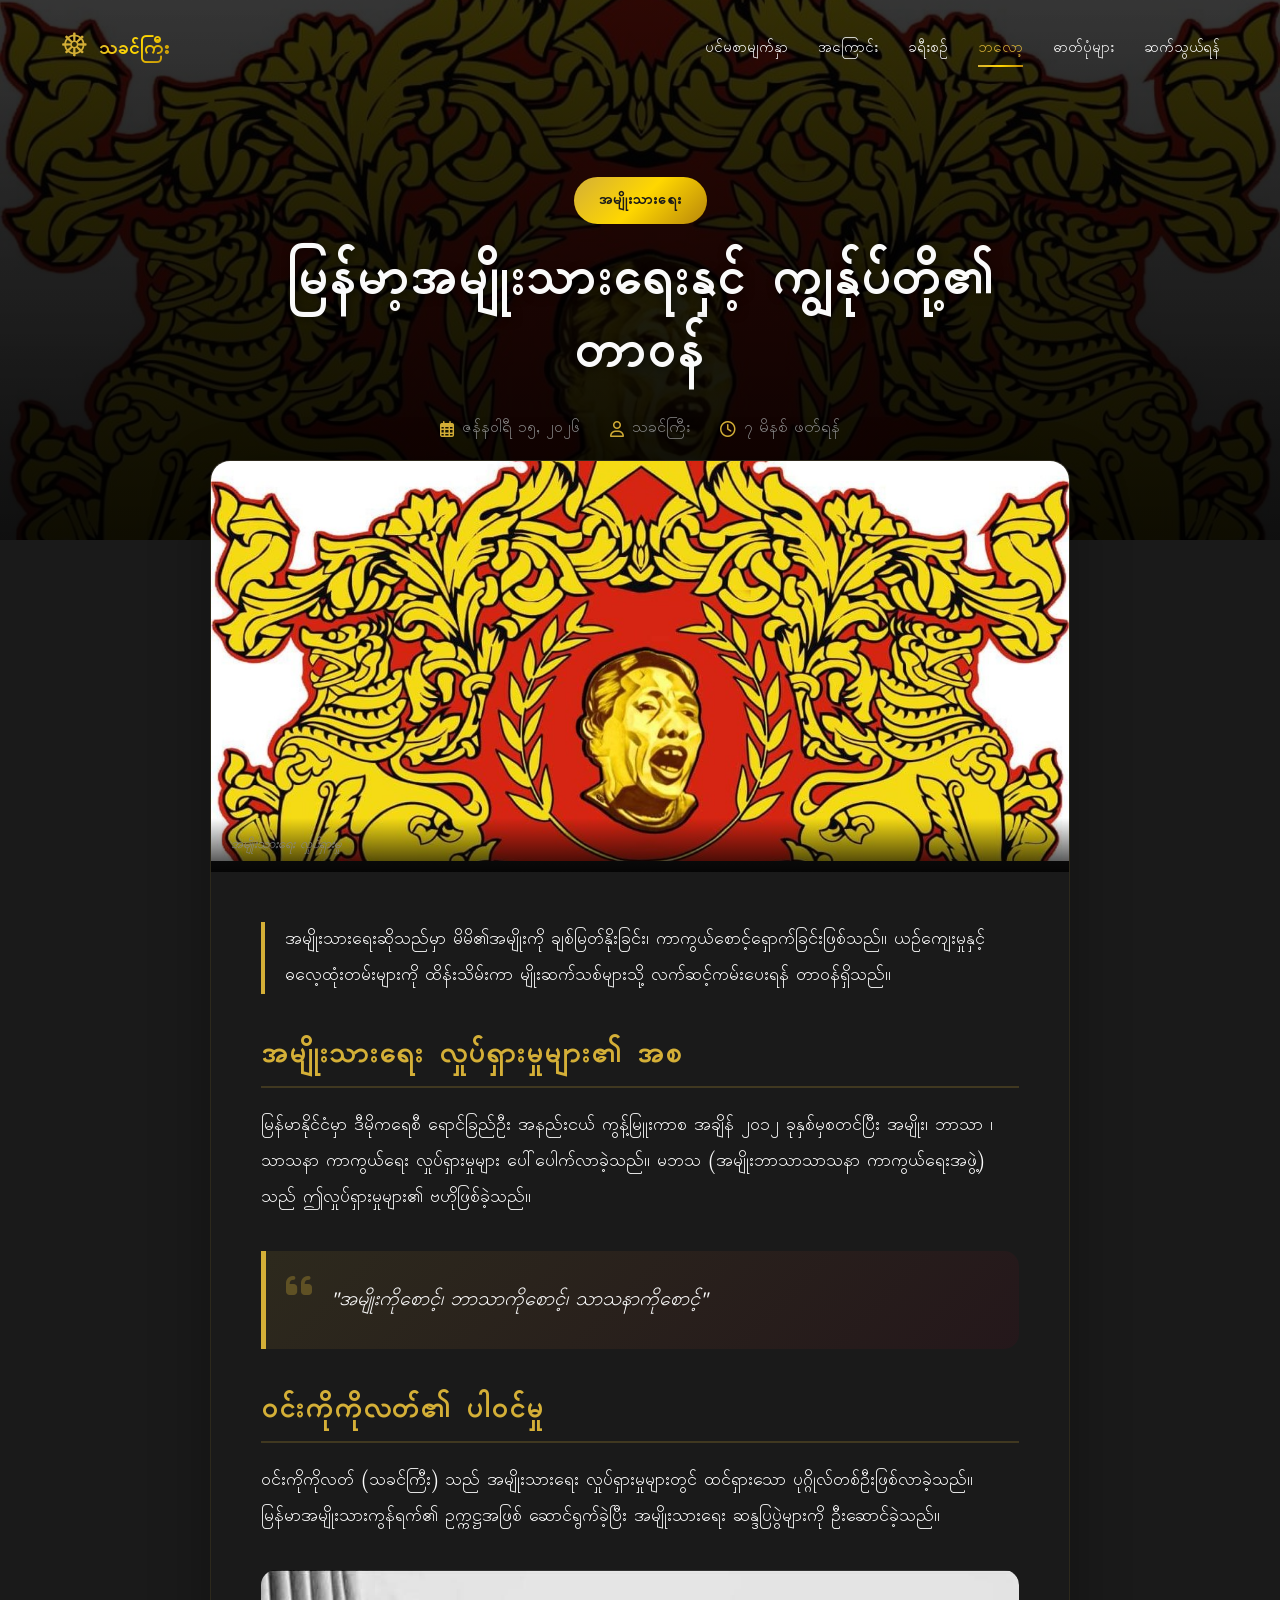
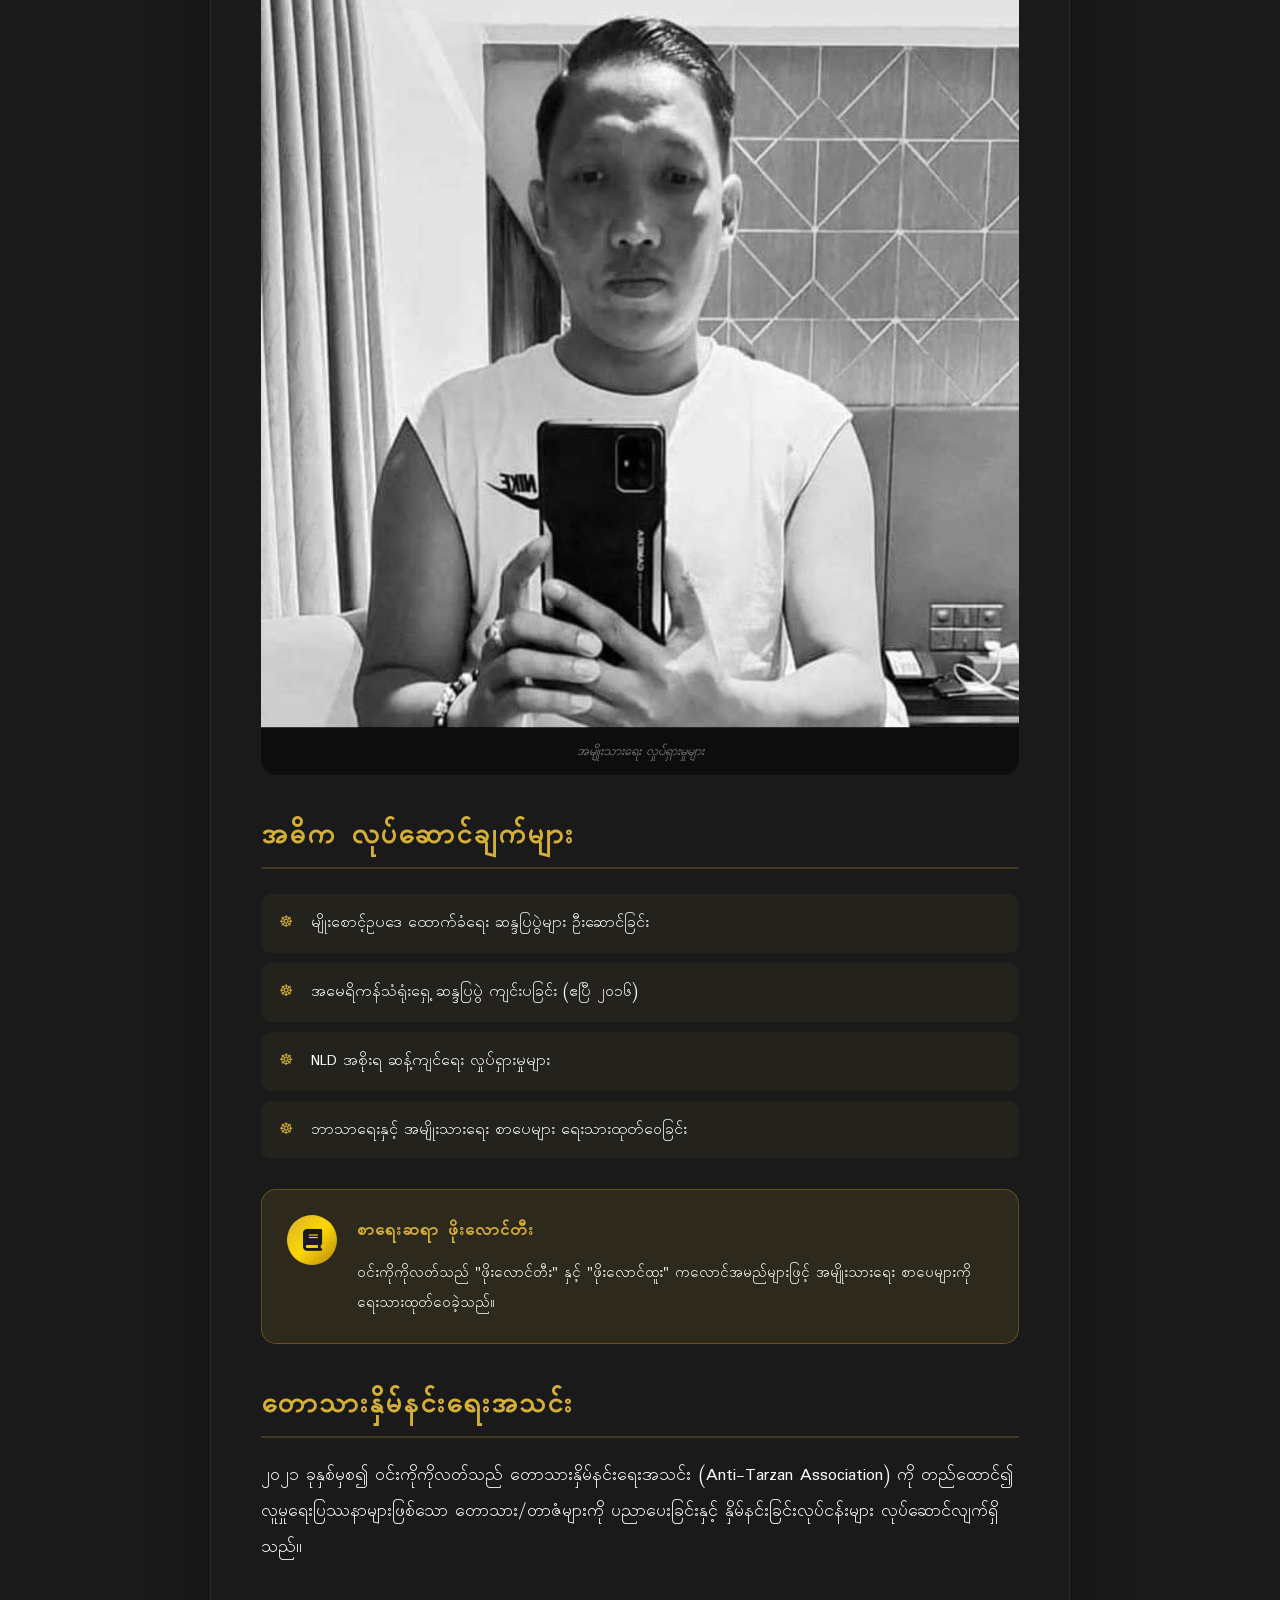
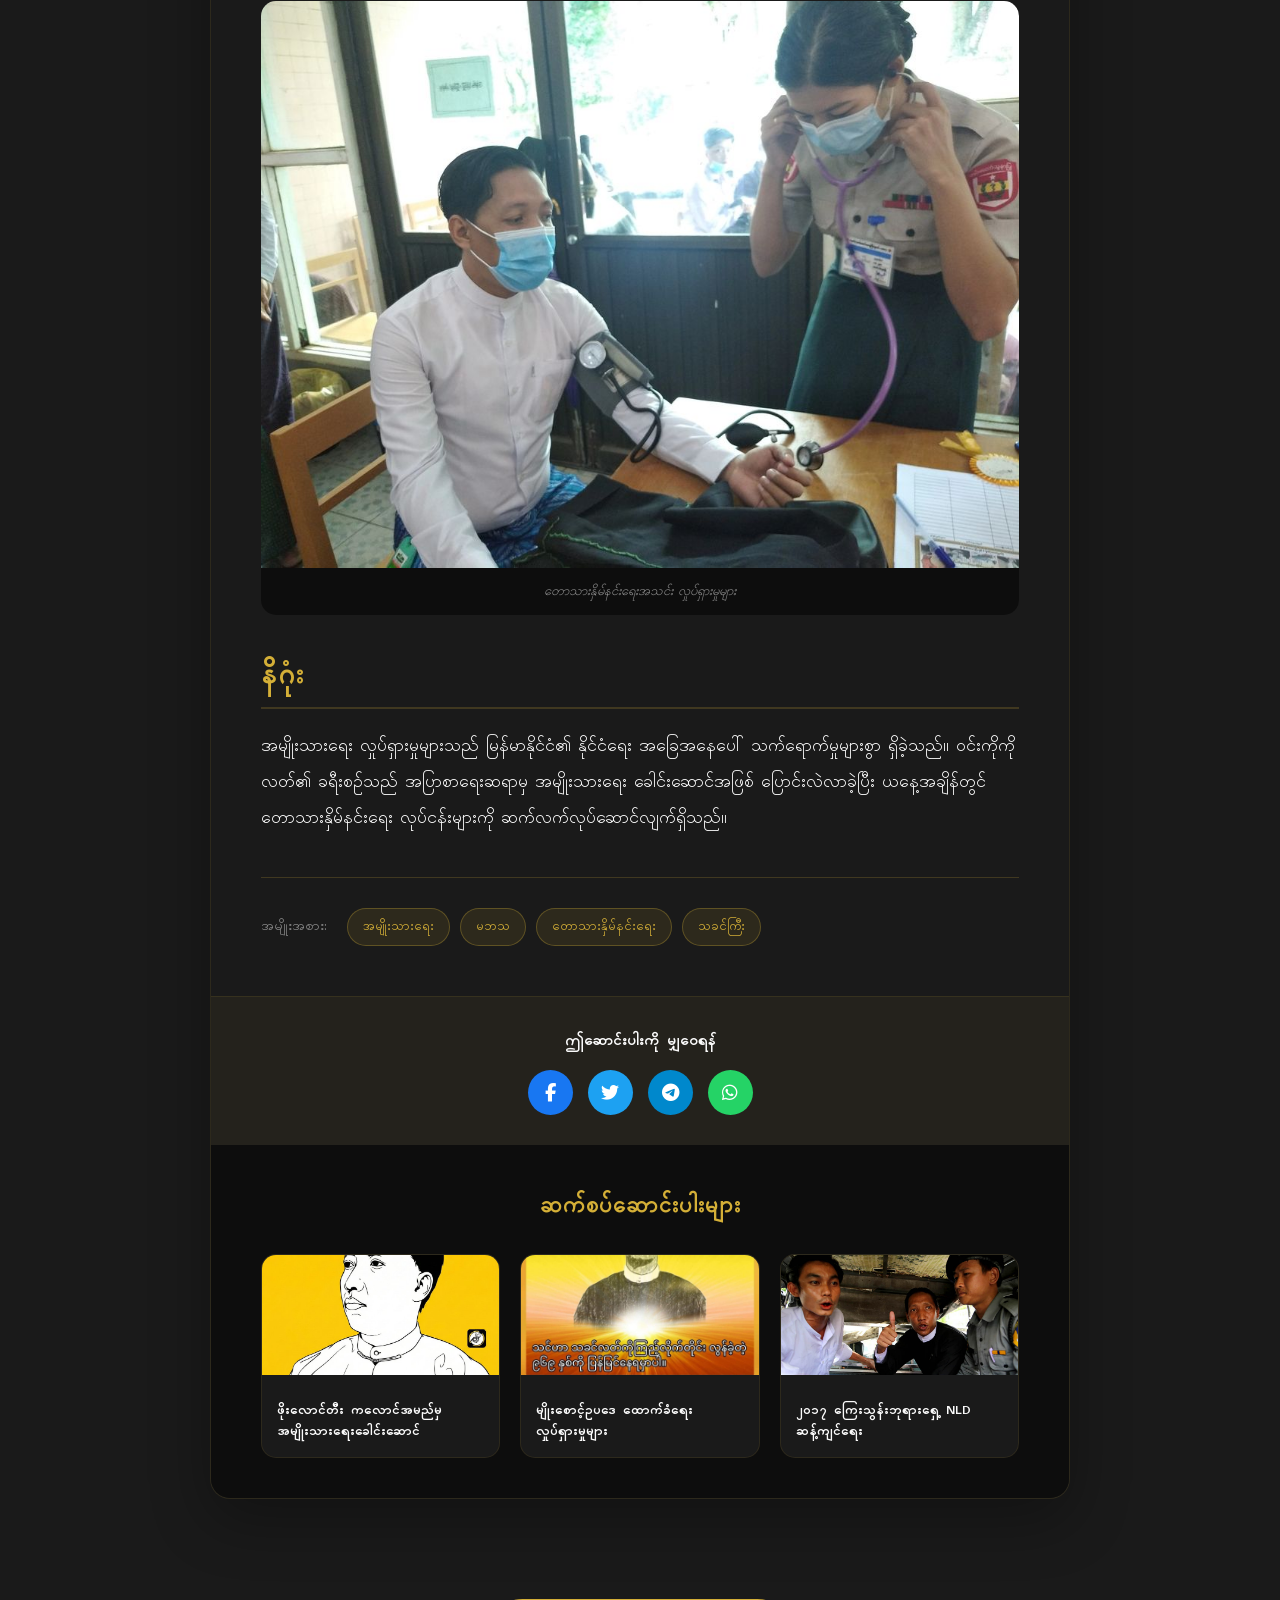
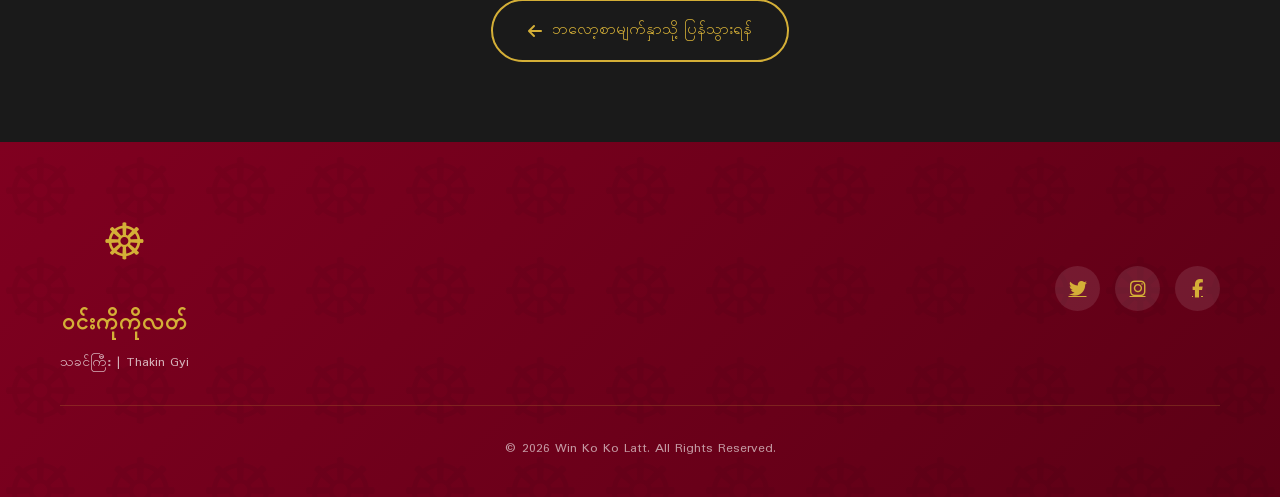
<file: blog/nationalist-movement.html>
<!DOCTYPE html>
<html lang="my">
<head>
    <meta charset="UTF-8">
    <meta name="viewport" content="width=device-width, initial-scale=1.0">
    <title>မြန်မာ့အမျိုးသားရေးနှင့် ကျွန်ုပ်တို့၏ တာဝန် | Win Ko Ko Latt</title>
    <meta name="description" content="အမျိုးသားရေးဆိုသည်မှာ မိမိ၏အမျိုးကို ချစ်မြတ်နိုးခြင်း၊ ကာကွယ်စောင့်ရှောက်ခြင်းဖြစ်သည်">
    
    <!-- Open Graph / Facebook / Messenger -->
    <meta property="og:type" content="article">
    <meta property="og:title" content="မြန်မာ့အမျိုးသားရေးနှင့် ကျွန်ုပ်တို့၏ တာဝန်">
    <meta property="og:description" content="အမျိုးသားရေးဆိုသည်မှာ မိမိ၏အမျိုးကို ချစ်မြတ်နိုးခြင်း">
    <meta property="og:image" content="https://winkokolatt.me/images/IMG_6483.JPG">
    <meta property="og:image:secure_url" content="https://winkokolatt.me/images/IMG_6483.JPG">
    <meta property="og:image:type" content="image/jpeg">
    <meta property="og:image:width" content="1200">
    <meta property="og:image:height" content="630">
    <meta property="og:url" content="https://winkokolatt.me/blog/nationalist-movement.html">
    <meta property="og:site_name" content="Win Ko Ko Latt Official Website">
    <meta itemprop="image" content="https://winkokolatt.me/images/IMG_6483.JPG">
    
    <link href="https://fonts.googleapis.com/css2?family=Cinzel:wght@400;600;700&family=Padauk:wght@400;700&display=swap" rel="stylesheet">
    <link rel="stylesheet" href="https://cdnjs.cloudflare.com/ajax/libs/font-awesome/6.5.1/css/all.min.css">
    <link rel="stylesheet" href="../css/style.css">
    <link rel="stylesheet" href="../css/blog-post.css">
    <link rel="icon" type="image/jpeg" href="../images/webprofilepicture-optimized.jpg">
</head>
<body>
    <!-- Navigation -->
    <nav class="navbar scrolled" id="navbar">
        <div class="nav-container">
            <a href="../index.html" class="nav-logo">
                <span class="logo-icon">☸</span>
                <span class="logo-text">သခင်ကြီး</span>
            </a>
            <div class="nav-menu" id="nav-menu">
                <a href="../index.html#home" class="nav-link">ပင်မစာမျက်နှာ</a>
                <a href="../index.html#about" class="nav-link">အကြောင်း</a>
                <a href="../index.html#journey" class="nav-link">ခရီးစဉ်</a>
                <a href="../index.html#blog" class="nav-link active">ဘလော့</a>
                <a href="../index.html#gallery" class="nav-link">ဓာတ်ပုံများ</a>
                <a href="../index.html#contact" class="nav-link">ဆက်သွယ်ရန်</a>
            </div>
            <div class="nav-toggle" id="nav-toggle">
                <span></span>
                <span></span>
                <span></span>
            </div>
        </div>
    </nav>

    <!-- Blog Post Hero -->
    <section class="blog-post-hero" style="background-image: linear-gradient(rgba(0,0,0,0.7), rgba(0,0,0,0.8)), url('../images/IMG_6483.JPG');">
        <div class="blog-post-hero-overlay"></div>
        <div class="blog-post-hero-content">
            <div class="blog-post-category">အမျိုးသားရေး</div>
            <h1 class="blog-post-title">မြန်မာ့အမျိုးသားရေးနှင့် ကျွန်ုပ်တို့၏ တာဝန်</h1>
            <div class="blog-post-meta">
                <span><i class="far fa-calendar-alt"></i> ဇန်နဝါရီ ၁၅, ၂၀၂၆</span>
                <span><i class="far fa-user"></i> သခင်ကြီး</span>
                <span><i class="far fa-clock"></i> ၇ မိနစ် ဖတ်ရန်</span>
            </div>
        </div>
    </section>

    <!-- Blog Post Content -->
    <article class="blog-post-container">
        <div class="blog-post-content">
            <div class="blog-post-featured-image">
                <img src="../images/IMG_6483.JPG" alt="အမျိုးသားရေး">
                <p class="image-caption">အမျိုးသားရေး လှုပ်ရှားမှု</p>
            </div>

            <div class="article-body">
                <p class="lead-paragraph">
                    အမျိုးသားရေးဆိုသည်မှာ မိမိ၏အမျိုးကို ချစ်မြတ်နိုးခြင်း၊ ကာကွယ်စောင့်ရှောက်ခြင်းဖြစ်သည်။ ယဉ်ကျေးမှုနှင့် ဓလေ့ထုံးတမ်းများကို ထိန်းသိမ်းကာ မျိုးဆက်သစ်များသို့ လက်ဆင့်ကမ်းပေးရန် တာဝန်ရှိသည်။
                </p>

                <h2>အမျိုးသားရေး လှုပ်ရှားမှုများ၏ အစ</h2>
                
                <p>
                    မြန်မာနိုင်ငံမှာ ဒီမိုကရေစီ ရောင်ခြည်ဦး အနည်းငယ် ကွန့်မြူးကာစ အချိန် ၂၀၁၂ ခုနှစ်မှစတင်ပြီး အမျိုး၊ ဘာသာ ၊ သာသနာ ကာကွယ်ရေး လှုပ်ရှားမှုများ ပေါ်ပေါက်လာခဲ့သည်။ မဘသ (အမျိုးဘာသာသာသနာ ကာကွယ်ရေးအဖွဲ့) သည် ဤလှုပ်ရှားမှုများ၏ ဗဟိုဖြစ်ခဲ့သည်။
                </p>

                <div class="quote-block">
                    <i class="fas fa-quote-left"></i>
                    <blockquote>
                        "အမျိုးကိုစောင့်၊ ဘာသာကိုစောင့်၊ သာသနာကိုစောင့်"
                    </blockquote>
                </div>

                <h2>ဝင်းကိုကိုလတ်၏ ပါဝင်မှု</h2>

                <p>
                    ဝင်းကိုကိုလတ် (သခင်ကြီး) သည် အမျိုးသားရေး လှုပ်ရှားမှုများတွင် ထင်ရှားသော ပုဂ္ဂိုလ်တစ်ဦးဖြစ်လာခဲ့သည်။ မြန်မာအမျိုးသားကွန်ရက်၏ ဥက္ကဋ္ဌအဖြစ် ဆောင်ရွက်ခဲ့ပြီး အမျိုးသားရေး ဆန္ဒပြပွဲများကို ဦးဆောင်ခဲ့သည်။
                </p>

                <figure class="article-image">
                    <img src="../images/FB_IMG_1769003455770.jpg" alt="အမျိုးသားရေး လှုပ်ရှားမှု">
                    <figcaption>အမျိုးသားရေး လှုပ်ရှားမှုများ</figcaption>
                </figure>

                <h2>အဓိက လုပ်ဆောင်ချက်များ</h2>

                <ul class="styled-list">
                    <li>မျိုးစောင့်ဥပဒေ ထောက်ခံရေး ဆန္ဒပြပွဲများ ဦးဆောင်ခြင်း</li>
                    <li>အမေရိကန်သံရုံးရှေ့ ဆန္ဒပြပွဲ ကျင်းပခြင်း (ဧပြီ ၂၀၁၆)</li>
                    <li>NLD အစိုးရ ဆန့်ကျင်ရေး လှုပ်ရှားမှုများ</li>
                    <li>ဘာသာရေးနှင့် အမျိုးသားရေး စာပေများ ရေးသားထုတ်ဝေခြင်း</li>
                </ul>

                <div class="info-box">
                    <div class="info-box-icon"><i class="fas fa-book"></i></div>
                    <div class="info-box-content">
                        <h4>စာရေးဆရာ ဖိုးလောင်တီး</h4>
                        <p>ဝင်းကိုကိုလတ်သည် "ဖိုးလောင်တီး" နှင့် "ဖိုးလောင်ထူး" ကလောင်အမည်များဖြင့် အမျိုးသားရေး စာပေများကို ရေးသားထုတ်ဝေခဲ့သည်။</p>
                    </div>
                </div>

                <h2>တောသားနှိမ်နင်းရေးအသင်း</h2>

                <p>
                    ၂၀၂၁ ခုနှစ်မှစ၍ ဝင်းကိုကိုလတ်သည် တောသားနှိမ်နင်းရေးအသင်း (Anti-Tarzan Association) ကို တည်ထောင်၍ လူမှုရေးပြဿနာများဖြစ်သော တောသား/တာဇံများကို ပညာပေးခြင်းနှင့် နှိမ်နင်းခြင်းလုပ်ငန်းများ လုပ်ဆောင်လျက်ရှိသည်။
                </p>

                <figure class="article-image">
                    <img src="../images/IMG_7086.jpg" alt="တောသားနှိမ်နင်းရေး">
                    <figcaption>တောသားနှိမ်နင်းရေးအသင်း လှုပ်ရှားမှုများ</figcaption>
                </figure>

                <h2>နိဂုံး</h2>

                <p>
                    အမျိုးသားရေး လှုပ်ရှားမှုများသည် မြန်မာနိုင်ငံ၏ နိုင်ငံရေး အခြေအနေပေါ် သက်ရောက်မှုများစွာ ရှိခဲ့သည်။ ဝင်းကိုကိုလတ်၏ ခရီးစဉ်သည် အပြာစာရေးဆရာမှ အမျိုးသားရေး ခေါင်းဆောင်အဖြစ် ပြောင်းလဲလာခဲ့ပြီး ယနေ့အချိန်တွင် တောသားနှိမ်နင်းရေး လုပ်ငန်းများကို ဆက်လက်လုပ်ဆောင်လျက်ရှိသည်။
                </p>

                <!-- Tags -->
                <div class="article-tags">
                    <span class="tag-label">အမျိုးအစား:</span>
                    <a href="nationalist-movement.html#" class="article-tag">အမျိုးသားရေး</a>
                    <a href="nationalist-movement.html#" class="article-tag">မဘသ</a>
                    <a href="nationalist-movement.html#" class="article-tag">တောသားနှိမ်နင်းရေး</a>
                    <a href="nationalist-movement.html#" class="article-tag">သခင်ကြီး</a>
                </div>
            </div>

            <!-- Share Buttons -->
            <div class="share-section">
                <h4>ဤဆောင်းပါးကို မျှဝေရန်</h4>
                <div class="share-buttons">
                    <a href="nationalist-movement.html#" class="share-btn facebook"><i class="fab fa-facebook-f"></i></a>
                    <a href="nationalist-movement.html#" class="share-btn twitter"><i class="fab fa-twitter"></i></a>
                    <a href="nationalist-movement.html#" class="share-btn telegram"><i class="fab fa-telegram-plane"></i></a>
                    <a href="nationalist-movement.html#" class="share-btn whatsapp"><i class="fab fa-whatsapp"></i></a>
                </div>
            </div>

            <!-- Related Posts -->
            <div class="related-posts">
                <h3>ဆက်စပ်ဆောင်းပါးများ</h3>
                <div class="related-posts-grid">
                    <a href="phoe-laung-tee-to-nationalist.html" class="related-post-card">
                        <img src="../images/webprofilepicture-optimized.jpg" alt="ဖိုးလောင်တီး">
                        <h4>ဖိုးလောင်တီး ကလောင်အမည်မှ အမျိုးသားရေးခေါင်းဆောင်</h4>
                    </a>
                    <a href="myo-saung-law-support.html" class="related-post-card">
                        <img src="../images/IMG_5518.JPG" alt="မျိုးစောင့်ဥပဒေ">
                        <h4>မျိုးစောင့်ဥပဒေ ထောက်ခံရေး လှုပ်ရှားမှုများ</h4>
                    </a>
                    <a href="2017-nld-protest.html" class="related-post-card">
                        <img src="../images/01_win_ko_ko_latt_court_2017.jpg" alt="၂၀၁၇ သပိတ်">
                        <h4>၂၀၁၇ ကြေးသွန်းဘုရားရှေ့ NLD ဆန့်ကျင်ရေး</h4>
                    </a>
                </div>
            </div>
        </div>
    </article>

    <!-- Back to Blog -->
    <div class="back-to-blog">
        <a href="../index.html#blog" class="btn btn-secondary">
            <i class="fas fa-arrow-left"></i>
            ဘလော့စာမျက်နှာသို့ ပြန်သွားရန်
        </a>
    </div>

    <!-- Footer -->
    <footer class="footer">
        <div class="footer-pattern"></div>
        <div class="container">
            <div class="footer-content">
                <div class="footer-brand">
                    <span class="footer-logo">☸</span>
                    <h3>ဝင်းကိုကိုလတ်</h3>
                    <p>သခင်ကြီး | Thakin Gyi</p>
                </div>
                <div class="footer-social">
                    <a href="https://x.com/Win_Ko_Ko_Latt" target="_blank"><i class="fab fa-twitter"></i></a>
                    <a href="https://www.instagram.com/win_ko_ko_latt/" target="_blank"><i class="fab fa-instagram"></i></a>
                    <a href="https://www.facebook.com/winkokolatt" target="_blank"><i class="fab fa-facebook-f"></i></a>
                </div>
            </div>
            <div class="footer-bottom">
                <p>&copy; 2026 Win Ko Ko Latt. All Rights Reserved.</p>
            </div>
        </div>
    </footer>

    <button class="back-to-top" id="back-to-top"><i class="fas fa-chevron-up"></i></button>
    <script src="../js/script.js"></script>
</body>
</html>
</file>
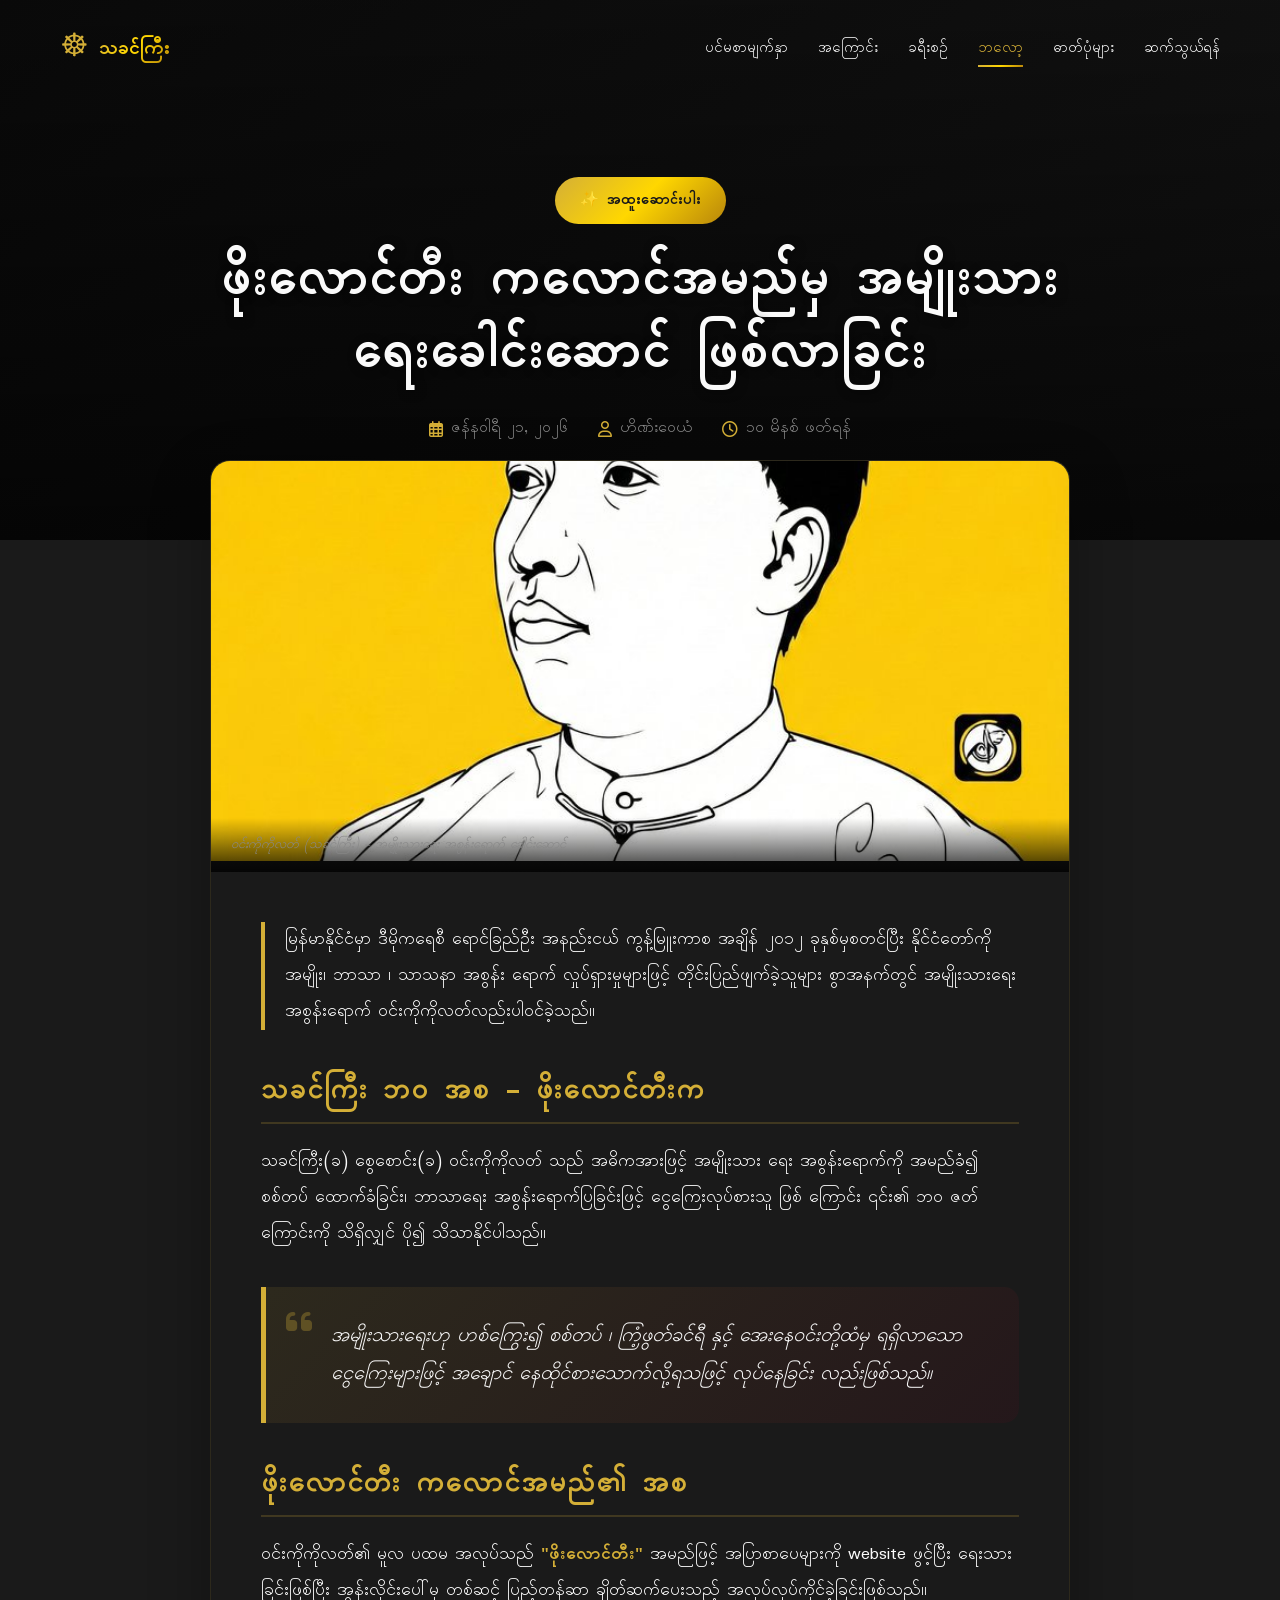
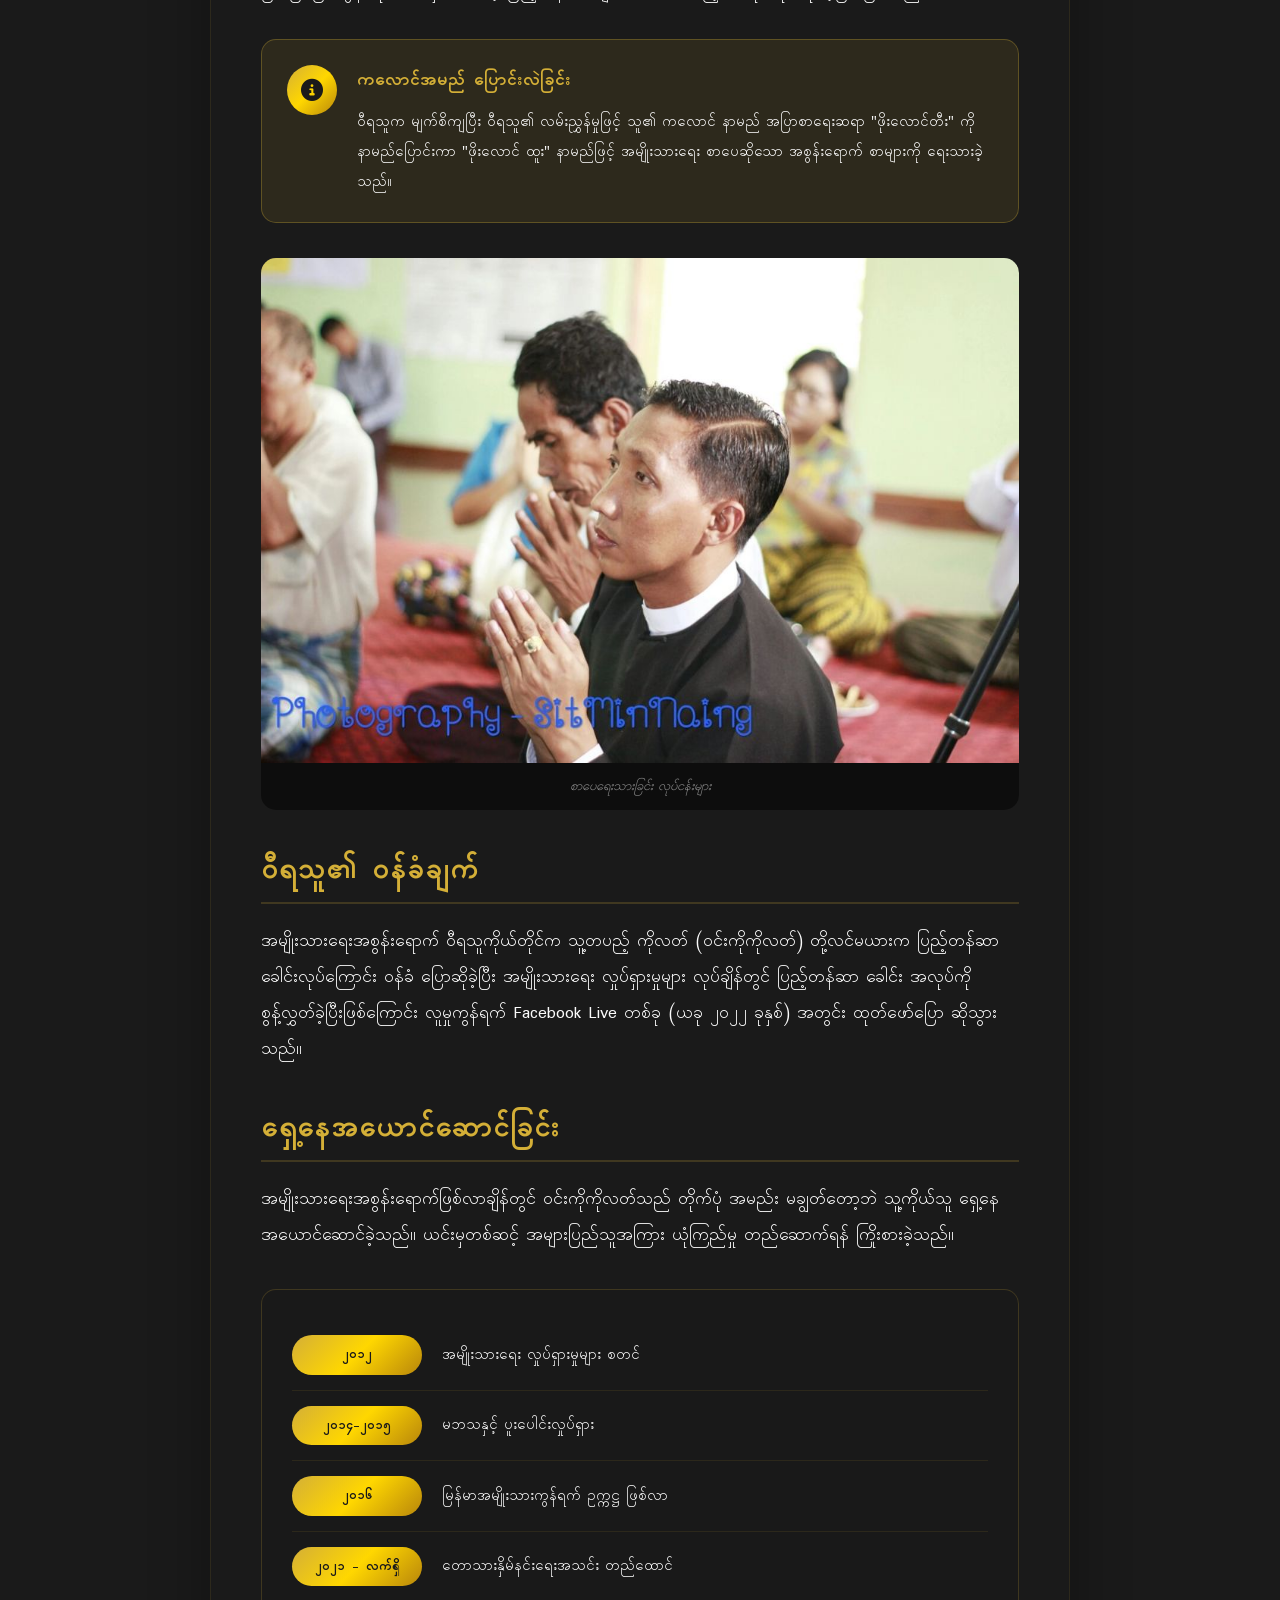
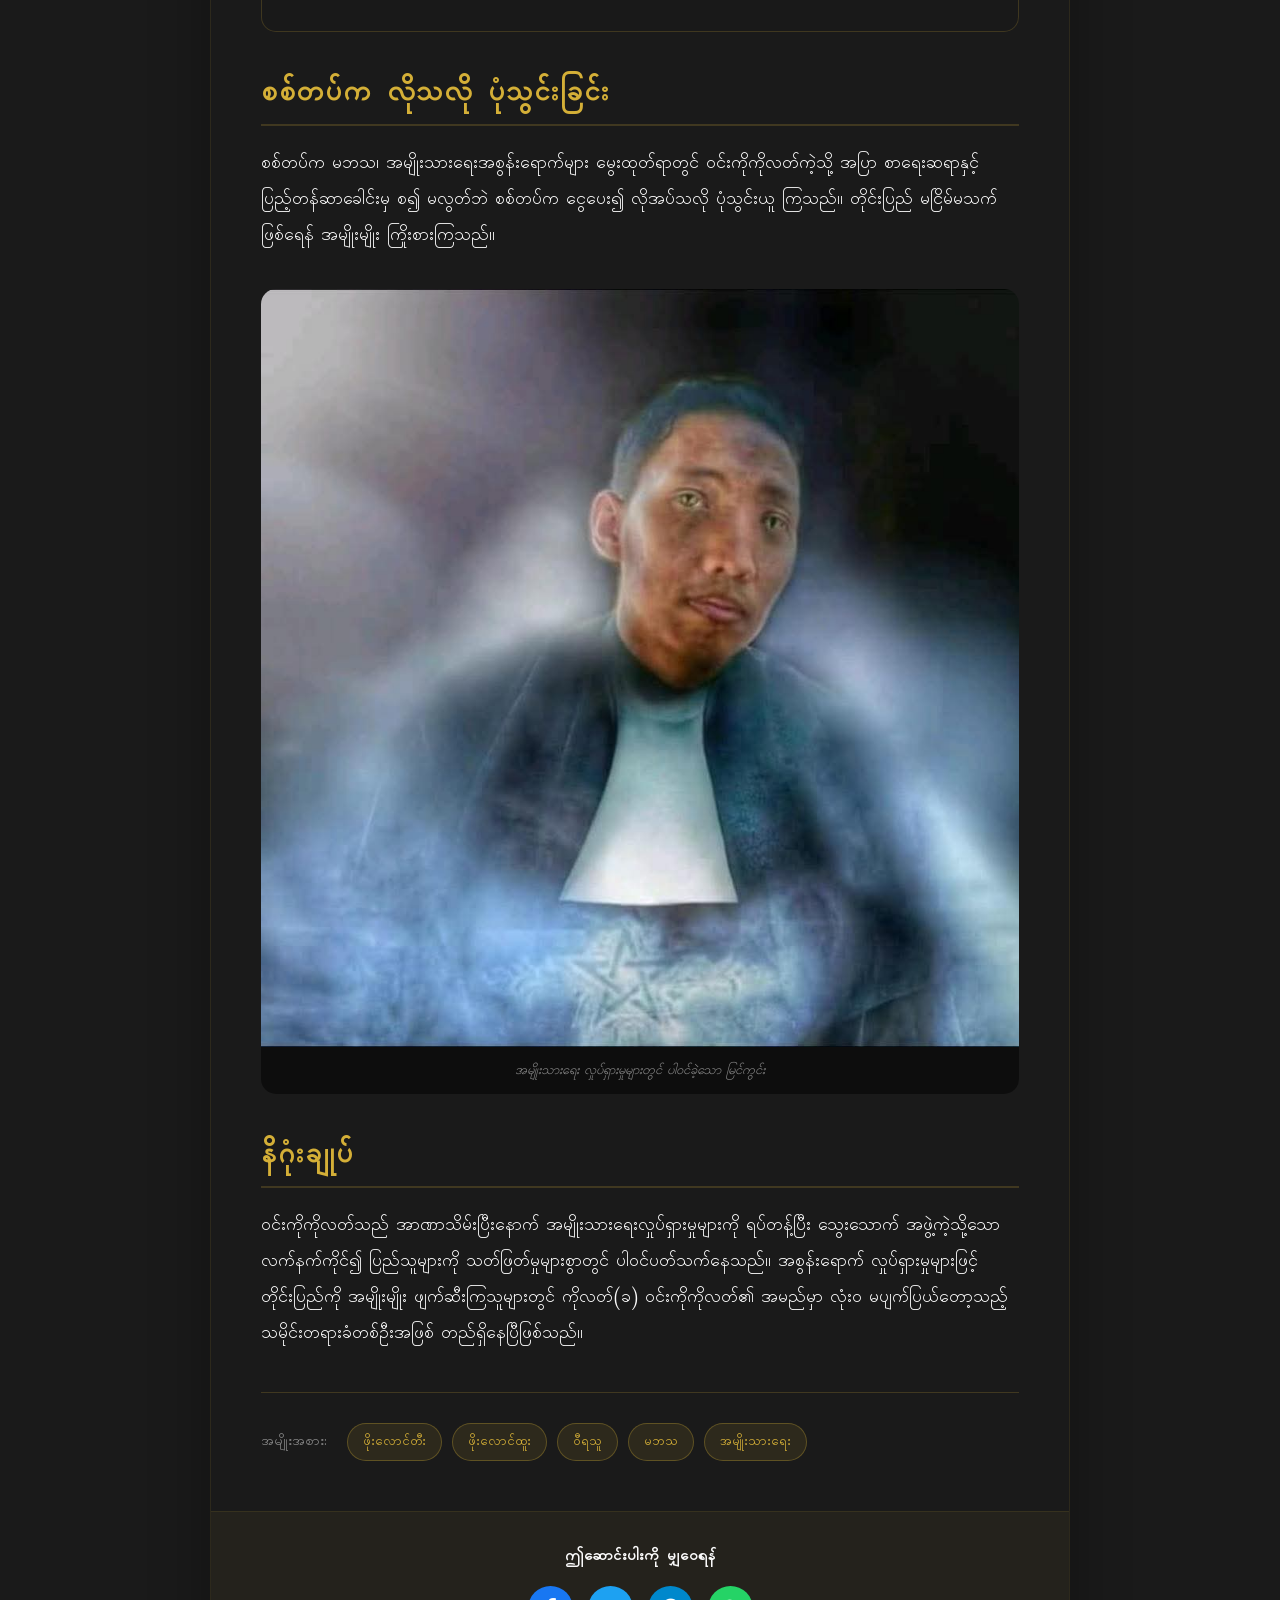
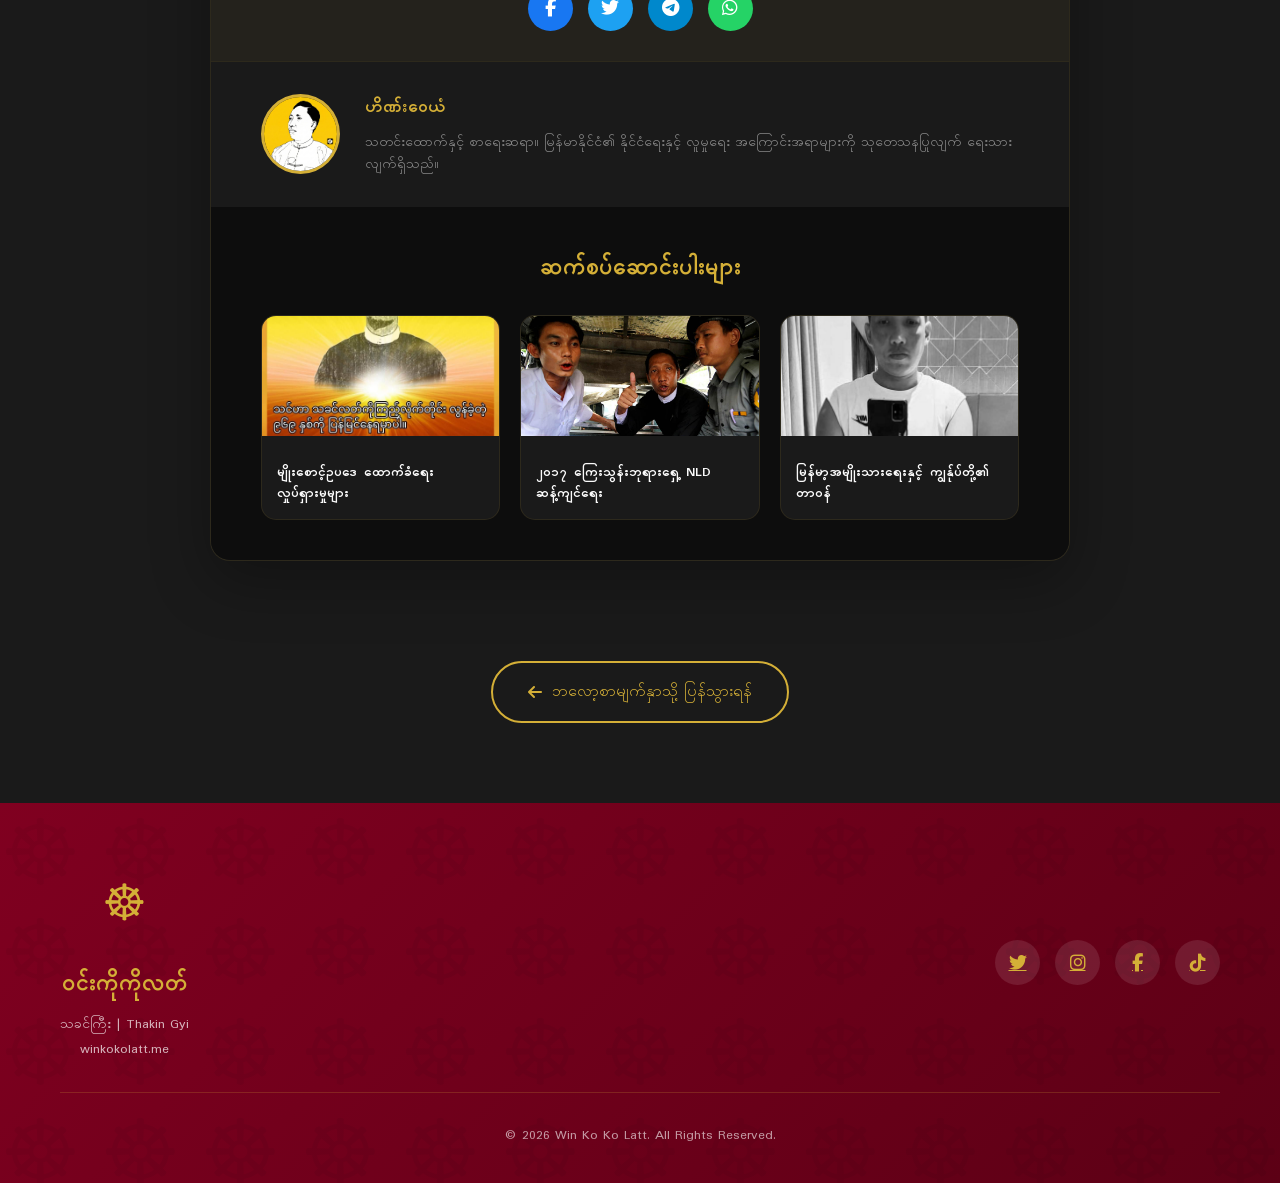
<file: blog/phoe-laung-tee-to-nationalist.html>
<!DOCTYPE html>
<html lang="my">
<head>
    <meta charset="UTF-8">
    <meta name="viewport" content="width=device-width, initial-scale=1.0">
    <title>ဖိုးလောင်တီး ကလောင်အမည်မှ အမျိုးသားရေးခေါင်းဆောင် ဖြစ်လာခြင်း | Win Ko Ko Latt</title>
    <meta name="description" content="ဝင်းကိုကိုလတ်၏ ဘဝခရီးစဉ် - ဖိုးလောင်တီး ကလောင်အမည်မှ အမျိုးသားရေး အစွန်းရောက်ခေါင်းဆောင် ဖြစ်လာပုံ အသေးစိတ်">
    
    <!-- Open Graph / Facebook / Messenger -->
    <meta property="og:type" content="article">
    <meta property="og:title" content="ဖိုးလောင်တီး ကလောင်အမည်မှ အမျိုးသားရေးခေါင်းဆောင် ဖြစ်လာခြင်း">
    <meta property="og:description" content="ဝင်းကိုကိုလတ်၏ ဘဝခရီးစဉ် အသေးစိတ်">
    <meta property="og:image" content="https://winkokolatt.me/images/webprofilepicture-optimized.jpg">
    <meta property="og:image:secure_url" content="https://winkokolatt.me/images/webprofilepicture-optimized.jpg">
    <meta property="og:image:type" content="image/jpeg">
    <meta property="og:image:width" content="800">
    <meta property="og:image:height" content="800">
    <meta property="og:url" content="https://winkokolatt.me/blog/phoe-laung-tee-to-nationalist.html">
    <meta property="og:site_name" content="Win Ko Ko Latt Official Website">
    <meta itemprop="image" content="https://winkokolatt.me/images/webprofilepicture-optimized.jpg">
    
    <!-- Fonts & Styles -->
    <link href="https://fonts.googleapis.com/css2?family=Cinzel:wght@400;600;700&family=Padauk:wght@400;700&display=swap" rel="stylesheet">
    <link rel="stylesheet" href="https://cdnjs.cloudflare.com/ajax/libs/font-awesome/6.5.1/css/all.min.css">
    <link rel="stylesheet" href="../css/style.css">
    <link rel="stylesheet" href="../css/blog-post.css">
    
    <!-- Favicon -->
    <link rel="icon" type="image/jpeg" href="../images/webprofilepicture-optimized.jpg">
</head>
<body>
    <!-- Navigation -->
    <nav class="navbar scrolled" id="navbar">
        <div class="nav-container">
            <a href="../index.html" class="nav-logo">
                <span class="logo-icon">☸</span>
                <span class="logo-text">သခင်ကြီး</span>
            </a>
            <div class="nav-menu" id="nav-menu">
                <a href="../index.html#home" class="nav-link">ပင်မစာမျက်နှာ</a>
                <a href="../index.html#about" class="nav-link">အကြောင်း</a>
                <a href="../index.html#journey" class="nav-link">ခရီးစဉ်</a>
                <a href="../index.html#blog" class="nav-link active">ဘလော့</a>
                <a href="../index.html#gallery" class="nav-link">ဓာတ်ပုံများ</a>
                <a href="../index.html#contact" class="nav-link">ဆက်သွယ်ရန်</a>
            </div>
            <div class="nav-toggle" id="nav-toggle">
                <span></span>
                <span></span>
                <span></span>
            </div>
        </div>
    </nav>

    <!-- Blog Post Hero -->
    <section class="blog-post-hero">
        <div class="blog-post-hero-overlay"></div>
        <div class="blog-post-hero-content">
            <div class="blog-post-category">✨ အထူးဆောင်းပါး</div>
            <h1 class="blog-post-title">ဖိုးလောင်တီး ကလောင်အမည်မှ အမျိုးသားရေးခေါင်းဆောင် ဖြစ်လာခြင်း</h1>
            <div class="blog-post-meta">
                <span><i class="far fa-calendar-alt"></i> ဇန်နဝါရီ ၂၁, ၂၀၂၆</span>
                <span><i class="far fa-user"></i> ဟိဏ်းဝေယံ</span>
                <span><i class="far fa-clock"></i> ၁၀ မိနစ် ဖတ်ရန်</span>
            </div>
        </div>
    </section>

    <!-- Blog Post Content -->
    <article class="blog-post-container">
        <div class="blog-post-content">
            <!-- Featured Image -->
            <div class="blog-post-featured-image">
                <img src="../images/webprofilepicture-optimized.jpg" alt="ဝင်းကိုကိုလတ် - သခင်ကြီး">
                <p class="image-caption">ဝင်းကိုကိုလတ် (သခင်ကြီး) - အမျိုးသားရေး အစွန်းရောက် ခေါင်းဆောင်</p>
            </div>

            <!-- Article Content -->
            <div class="article-body">
                <p class="lead-paragraph">
                    မြန်မာနိုင်ငံမှာ ဒီမိုကရေစီ ရောင်ခြည်ဦး အနည်းငယ် ကွန့်မြူးကာစ အချိန် ၂၀၁၂ ခုနှစ်မှစတင်ပြီး နိုင်ငံတော်ကို အမျိုး၊ ဘာသာ ၊ သာသနာ အစွန်း ရောက် လှုပ်ရှားမှုများဖြင့် တိုင်းပြည်ဖျက်ခဲ့သူများ စွာအနက်တွင် အမျိုးသားရေး အစွန်းရောက် ဝင်းကိုကိုလတ်လည်းပါဝင်ခဲ့သည်။
                </p>

                <h2>သခင်ကြီး ဘဝ အစ - ဖိုးလောင်တီးက</h2>
                
                <p>
                    သခင်ကြီး(ခ) စွေစောင်း(ခ) ဝင်းကိုကိုလတ် သည် အဓိကအားဖြင့် အမျိုးသား ရေး အစွန်းရောက်ကို အမည်ခံ၍ စစ်တပ် ထောက်ခံခြင်း၊ ဘာသာရေး အစွန်းရောက်ပြခြင်းဖြင့် ငွေကြေးလုပ်စားသူ ဖြစ် ကြောင်း ၎င်း၏ ဘဝ ဇတ်ကြောင်းကို သိရှိလျှင် ပို၍ သိသာနိုင်ပါသည်။
                </p>

                <div class="quote-block">
                    <i class="fas fa-quote-left"></i>
                    <blockquote>
                        အမျိုးသားရေးဟု ဟစ်ကြွေး၍ စစ်တပ် ၊ ကြံ့ဖွတ်ခင်ရီ နှင့် အေးနေဝင်းတို့ထံမှ ရရှိလာသော ငွေကြေးများဖြင့် အချောင် နေထိုင်စားသောက်လို့ရသဖြင့် လုပ်နေခြင်း လည်းဖြစ်သည်။
                    </blockquote>
                </div>

                <h2>ဖိုးလောင်တီး ကလောင်အမည်၏ အစ</h2>

                <p>
                    ဝင်းကိုကိုလတ်၏ မူလ ပထမ အလုပ်သည် <strong>"ဖိုးလောင်တီး"</strong> အမည်ဖြင့် အပြာစာပေများကို website ဖွင့်ပြီး ရေးသားခြင်းဖြစ်ပြီး အွန်းလိုင်းပေါ်မှ တစ်ဆင့် ပြည့်တန်ဆာ ချိတ်ဆက်ပေးသည့် အလုပ်လုပ်ကိုင်ခဲ့ခြင်းဖြစ်သည်။
                </p>

                <div class="info-box">
                    <div class="info-box-icon"><i class="fas fa-info-circle"></i></div>
                    <div class="info-box-content">
                        <h4>ကလောင်အမည် ပြောင်းလဲခြင်း</h4>
                        <p>ဝီရသူက မျက်စိကျပြီး ဝီရသူ၏ လမ်းညွှန်မှုဖြင့် သူ၏ ကလောင် နာမည် အပြာစာရေးဆရာ "ဖိုးလောင်တီး" ကို နာမည်ပြောင်းကာ "ဖိုးလောင် ထူး" နာမည်ဖြင့် အမျိုးသားရေး စာပေဆိုသော အစွန်းရောက် စာများကို ရေးသားခဲ့သည်။</p>
                    </div>
                </div>

                <figure class="article-image">
                    <img src="../images/IMG_7166.jpg" alt="ဖိုးလောင်တီး စာပေရေးသားချိန်">
                    <figcaption>စာပေရေးသားခြင်း လုပ်ငန်းများ</figcaption>
                </figure>

                <h2>ဝီရသူ၏ ဝန်ခံချက်</h2>

                <p>
                    အမျိုးသားရေးအစွန်းရောက် ဝီရသူကိုယ်တိုင်က သူ့တပည့် ကိုလတ် (ဝင်းကိုကိုလတ်) တို့လင်မယားက ပြည့်တန်ဆာခေါင်းလုပ်ကြောင်း ဝန်ခံ ပြောဆိုခဲ့ပြီး အမျိုးသားရေး လှုပ်ရှားမှုများ လုပ်ချိန်တွင် ပြည့်တန်ဆာ ခေါင်း အလုပ်ကို စွန့်လွှတ်ခဲ့ပြီးဖြစ်ကြောင်း လူမှုကွန်ရက် Facebook Live တစ်ခု (ယခု ၂၀၂၂ ခုနှစ်) အတွင်း ထုတ်ဖော်ပြော ဆိုသွားသည်။
                </p>

                <h2>ရှေ့နေအယောင်ဆောင်ခြင်း</h2>

                <p>
                    အမျိုးသားရေးအစွန်းရောက်ဖြစ်လာချိန်တွင် ဝင်းကိုကိုလတ်သည် တိုက်ပုံ အမည်း မချွတ်တော့ဘဲ သူ့ကိုယ်သူ ရှေ့နေအယောင်ဆောင်ခဲ့သည်။ ယင်းမှတစ်ဆင့် အများပြည်သူအကြား ယုံကြည်မှု တည်ဆောက်ရန် ကြိုးစားခဲ့သည်။
                </p>

                <div class="timeline-mini">
                    <div class="timeline-mini-item">
                        <span class="timeline-mini-date">၂၀၁၂</span>
                        <p>အမျိုးသားရေး လှုပ်ရှားမှုများ စတင်</p>
                    </div>
                    <div class="timeline-mini-item">
                        <span class="timeline-mini-date">၂၀၁၄-၂၀၁၅</span>
                        <p>မဘသနှင့် ပူးပေါင်းလှုပ်ရှား</p>
                    </div>
                    <div class="timeline-mini-item">
                        <span class="timeline-mini-date">၂၀၁၆</span>
                        <p>မြန်မာအမျိုးသားကွန်ရက် ဥက္ကဋ္ဌ ဖြစ်လာ</p>
                    </div>
                    <div class="timeline-mini-item">
                        <span class="timeline-mini-date">၂၀၂၁ - လက်ရှိ</span>
                        <p>တောသားနှိမ်နင်းရေးအသင်း တည်ထောင်</p>
                    </div>
                </div>

                <h2>စစ်တပ်က လိုသလို ပုံသွင်းခြင်း</h2>

                <p>
                    စစ်တပ်က မဘသ၊ အမျိုးသားရေးအစွန်းရောက်များ မွေးထုတ်ရာတွင် ဝင်းကိုကိုလတ်ကဲ့သို့ အပြာ စာရေးဆရာနှင့် ပြည့်တန်ဆာခေါင်းမှ စ၍ မလွတ်ဘဲ စစ်တပ်က ငွေပေး၍ လိုအပ်သလို ပုံသွင်းယူ ကြသည်။ တိုင်းပြည် မငြိမ်မသက် ဖြစ်ရေန် အမျိုးမျိုး ကြိုးစားကြသည်။
                </p>

                <figure class="article-image">
                    <img src="../images/FB_IMG_1769003462498.jpg" alt="အမျိုးသားရေး လှုပ်ရှားမှု">
                    <figcaption>အမျိုးသားရေး လှုပ်ရှားမှုများတွင် ပါဝင်ခဲ့သော မြင်ကွင်း</figcaption>
                </figure>

                <h2>နိဂုံးချုပ်</h2>

                <p>
                    ဝင်းကိုကိုလတ်သည် အာဏာသိမ်းပြီးနောက် အမျိုးသားရေးလှုပ်ရှားမှုများကို ရပ်တန့်ပြီး သွေးသောက် အဖွဲ့ကဲ့သို့သော လက်နက်ကိုင်၍ ပြည်သူများကို သတ်ဖြတ်မှုများစွာတွင် ပါဝင်ပတ်သက်နေသည်။ အစွန်းရောက် လှုပ်ရှားမှုများဖြင့် တိုင်းပြည်ကို အမျိုးမျိုး ဖျက်ဆီးကြသူများတွင် ကိုလတ်(ခ) ဝင်းကိုကိုလတ်၏ အမည်မှာ လုံး၀ မပျက်ပြယ်တော့သည့် သမိုင်းတရားခံတစ်ဦးအဖြစ် တည်ရှိနေပြီဖြစ်သည်။
                </p>

                <!-- Tags -->
                <div class="article-tags">
                    <span class="tag-label">အမျိုးအစား:</span>
                    <a href="phoe-laung-tee-to-nationalist.html#" class="article-tag">ဖိုးလောင်တီး</a>
                    <a href="phoe-laung-tee-to-nationalist.html#" class="article-tag">ဖိုးလောင်ထူး</a>
                    <a href="phoe-laung-tee-to-nationalist.html#" class="article-tag">ဝီရသူ</a>
                    <a href="phoe-laung-tee-to-nationalist.html#" class="article-tag">မဘသ</a>
                    <a href="phoe-laung-tee-to-nationalist.html#" class="article-tag">အမျိုးသားရေး</a>
                </div>
            </div>

            <!-- Share Buttons -->
            <div class="share-section">
                <h4>ဤဆောင်းပါးကို မျှဝေရန်</h4>
                <div class="share-buttons">
                    <a href="phoe-laung-tee-to-nationalist.html#" class="share-btn facebook"><i class="fab fa-facebook-f"></i></a>
                    <a href="phoe-laung-tee-to-nationalist.html#" class="share-btn twitter"><i class="fab fa-twitter"></i></a>
                    <a href="phoe-laung-tee-to-nationalist.html#" class="share-btn telegram"><i class="fab fa-telegram-plane"></i></a>
                    <a href="phoe-laung-tee-to-nationalist.html#" class="share-btn whatsapp"><i class="fab fa-whatsapp"></i></a>
                </div>
            </div>

            <!-- Author Box -->
            <div class="author-box">
                <img src="../images/webprofilepicture-optimized.jpg" alt="Author" class="author-avatar">
                <div class="author-info">
                    <h4>ဟိဏ်းဝေယံ</h4>
                    <p>သတင်းထောက်နှင့် စာရေးဆရာ။ မြန်မာနိုင်ငံ၏ နိုင်ငံရေးနှင့် လူမှုရေး အကြောင်းအရာများကို သုတေသနပြုလျက် ရေးသားလျက်ရှိသည်။</p>
                </div>
            </div>

            <!-- Related Posts -->
            <div class="related-posts">
                <h3>ဆက်စပ်ဆောင်းပါးများ</h3>
                <div class="related-posts-grid">
                    <a href="myo-saung-law-support.html" class="related-post-card">
                        <img src="../images/IMG_5518.JPG" alt="မျိုးစောင့်ဥပဒေ">
                        <h4>မျိုးစောင့်ဥပဒေ ထောက်ခံရေး လှုပ်ရှားမှုများ</h4>
                    </a>
                    <a href="2017-nld-protest.html" class="related-post-card">
                        <img src="../images/01_win_ko_ko_latt_court_2017.jpg" alt="၂၀၁၇ သပိတ်">
                        <h4>၂၀၁၇ ကြေးသွန်းဘုရားရှေ့ NLD ဆန့်ကျင်ရေး</h4>
                    </a>
                    <a href="nationalist-movement.html" class="related-post-card">
                        <img src="../images/FB_IMG_1769003455770.jpg" alt="အမျိုးသားရေး">
                        <h4>မြန်မာ့အမျိုးသားရေးနှင့် ကျွန်ုပ်တို့၏ တာဝန်</h4>
                    </a>
                </div>
            </div>
        </div>
    </article>

    <!-- Back to Blog -->
    <div class="back-to-blog">
        <a href="../index.html#blog" class="btn btn-secondary">
            <i class="fas fa-arrow-left"></i>
            ဘလော့စာမျက်နှာသို့ ပြန်သွားရန်
        </a>
    </div>

    <!-- Footer -->
    <footer class="footer">
        <div class="footer-pattern"></div>
        <div class="container">
            <div class="footer-content">
                <div class="footer-brand">
                    <span class="footer-logo">☸</span>
                    <h3>ဝင်းကိုကိုလတ်</h3>
                    <p>သခင်ကြီး | Thakin Gyi</p>
                    <p class="footer-website">winkokolatt.me</p>
                </div>
                <div class="footer-social">
                    <a href="https://x.com/Win_Ko_Ko_Latt" target="_blank"><i class="fab fa-twitter"></i></a>
                    <a href="https://www.instagram.com/win_ko_ko_latt/" target="_blank"><i class="fab fa-instagram"></i></a>
                    <a href="https://www.facebook.com/winkokolatt" target="_blank"><i class="fab fa-facebook-f"></i></a>
                    <a href="https://www.tiktok.com/@winkokolatt" target="_blank"><i class="fab fa-tiktok"></i></a>
                </div>
            </div>
            <div class="footer-bottom">
                <p>&copy; 2026 Win Ko Ko Latt. All Rights Reserved.</p>
            </div>
        </div>
    </footer>

    <!-- Back to Top -->
    <button class="back-to-top" id="back-to-top"><i class="fas fa-chevron-up"></i></button>

    <script src="../js/script.js"></script>
</body>
</html>
</file>
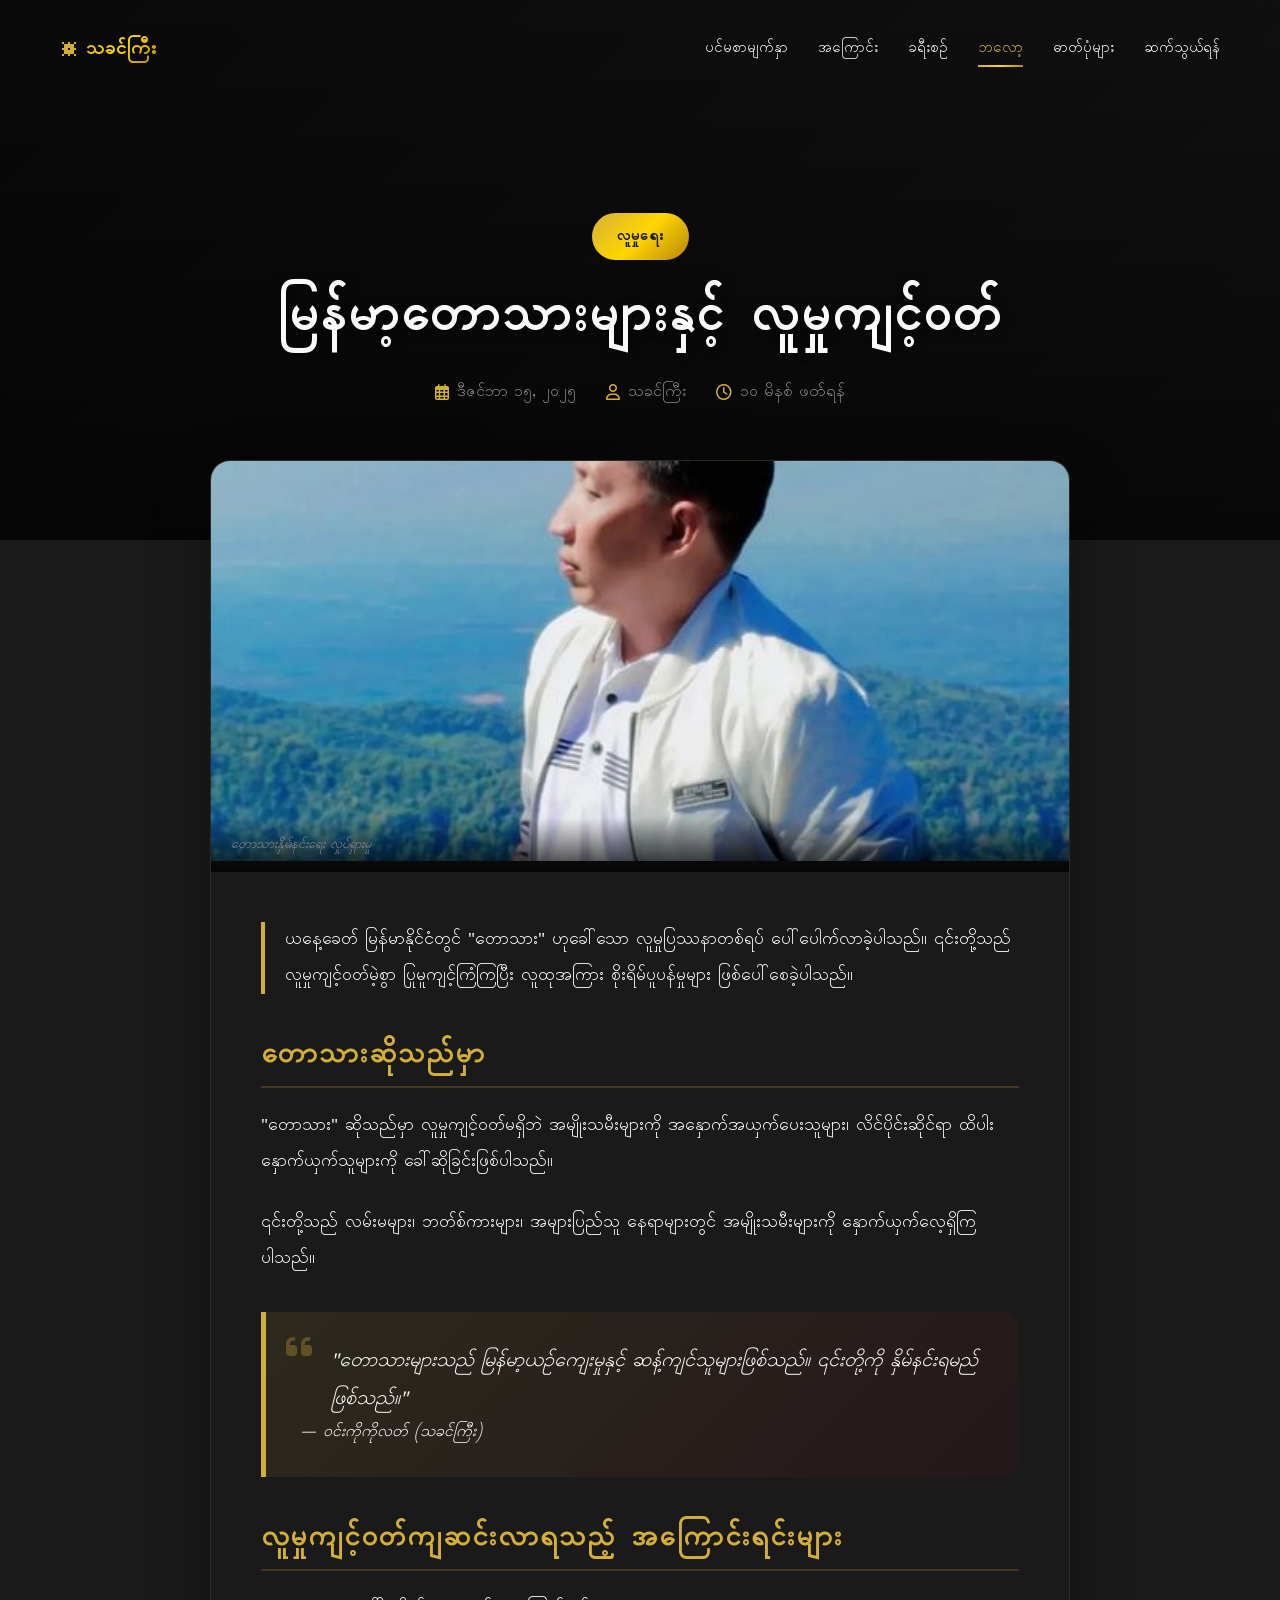
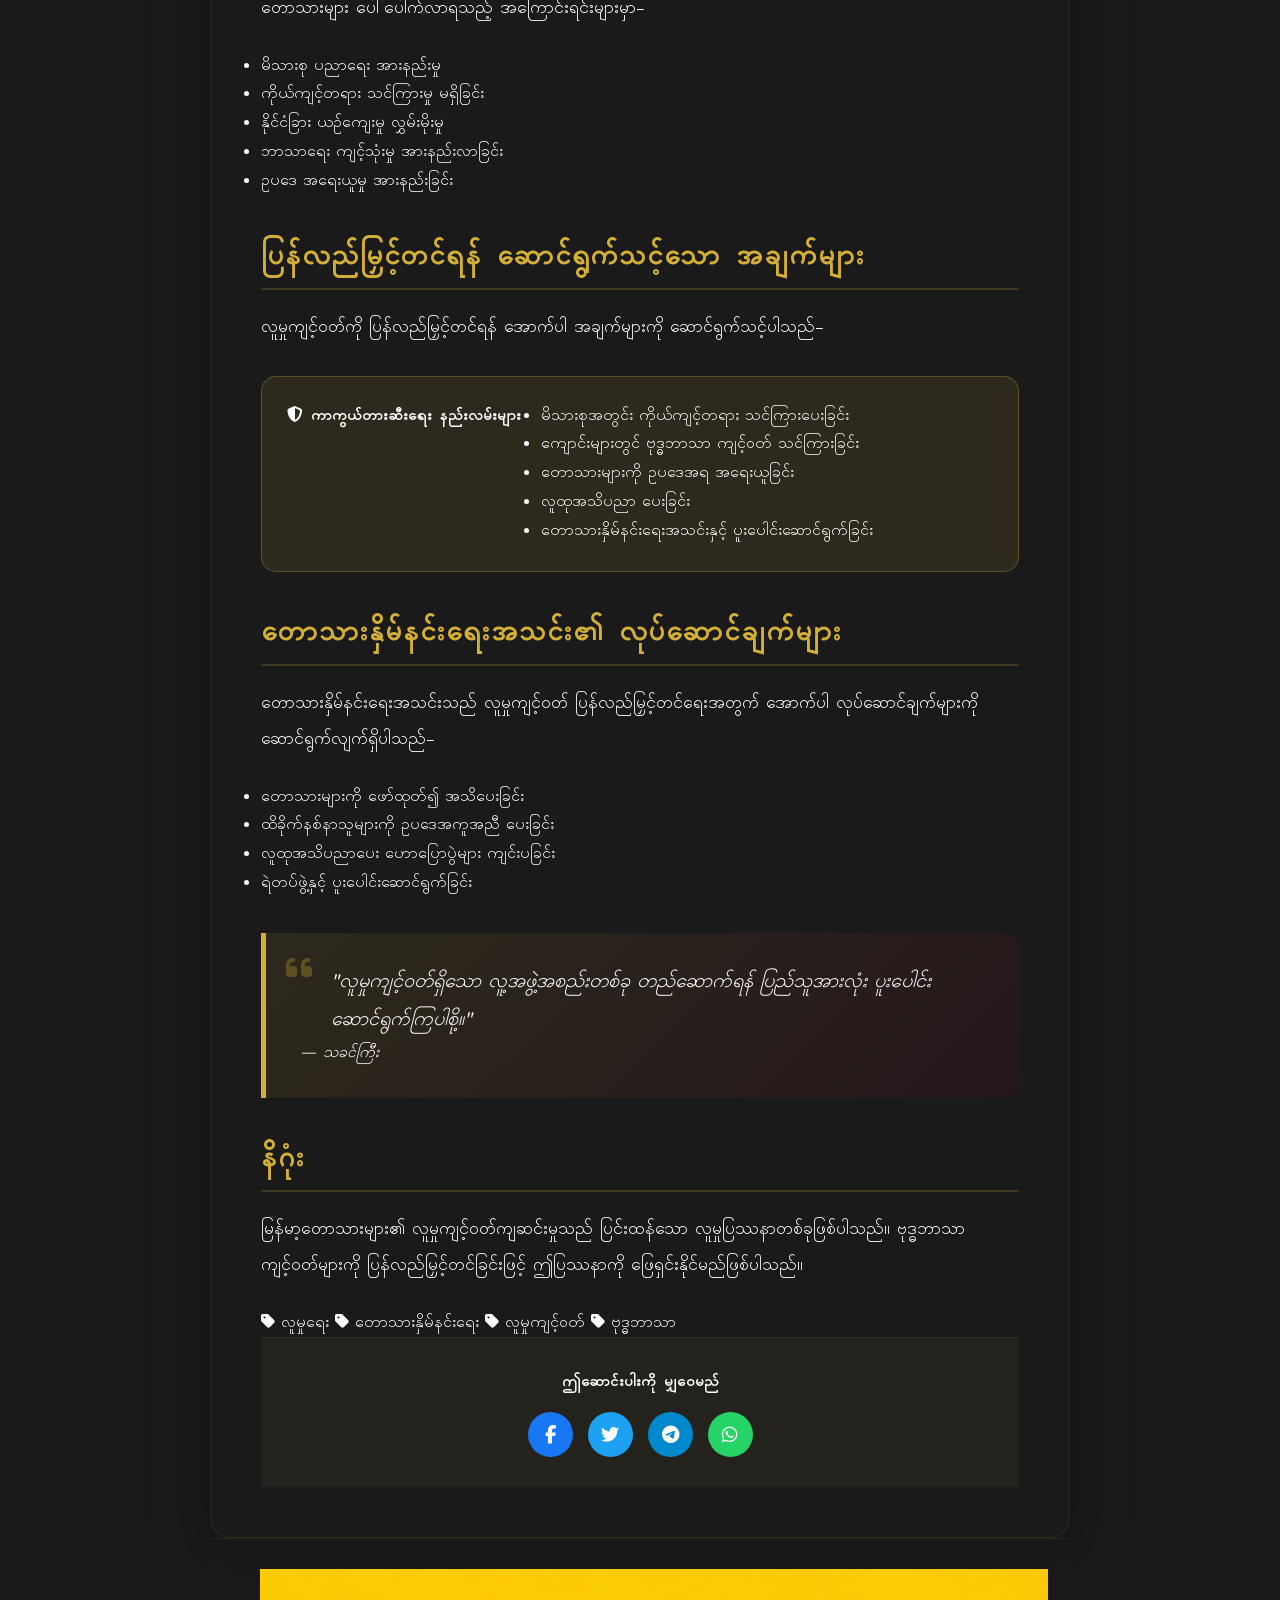
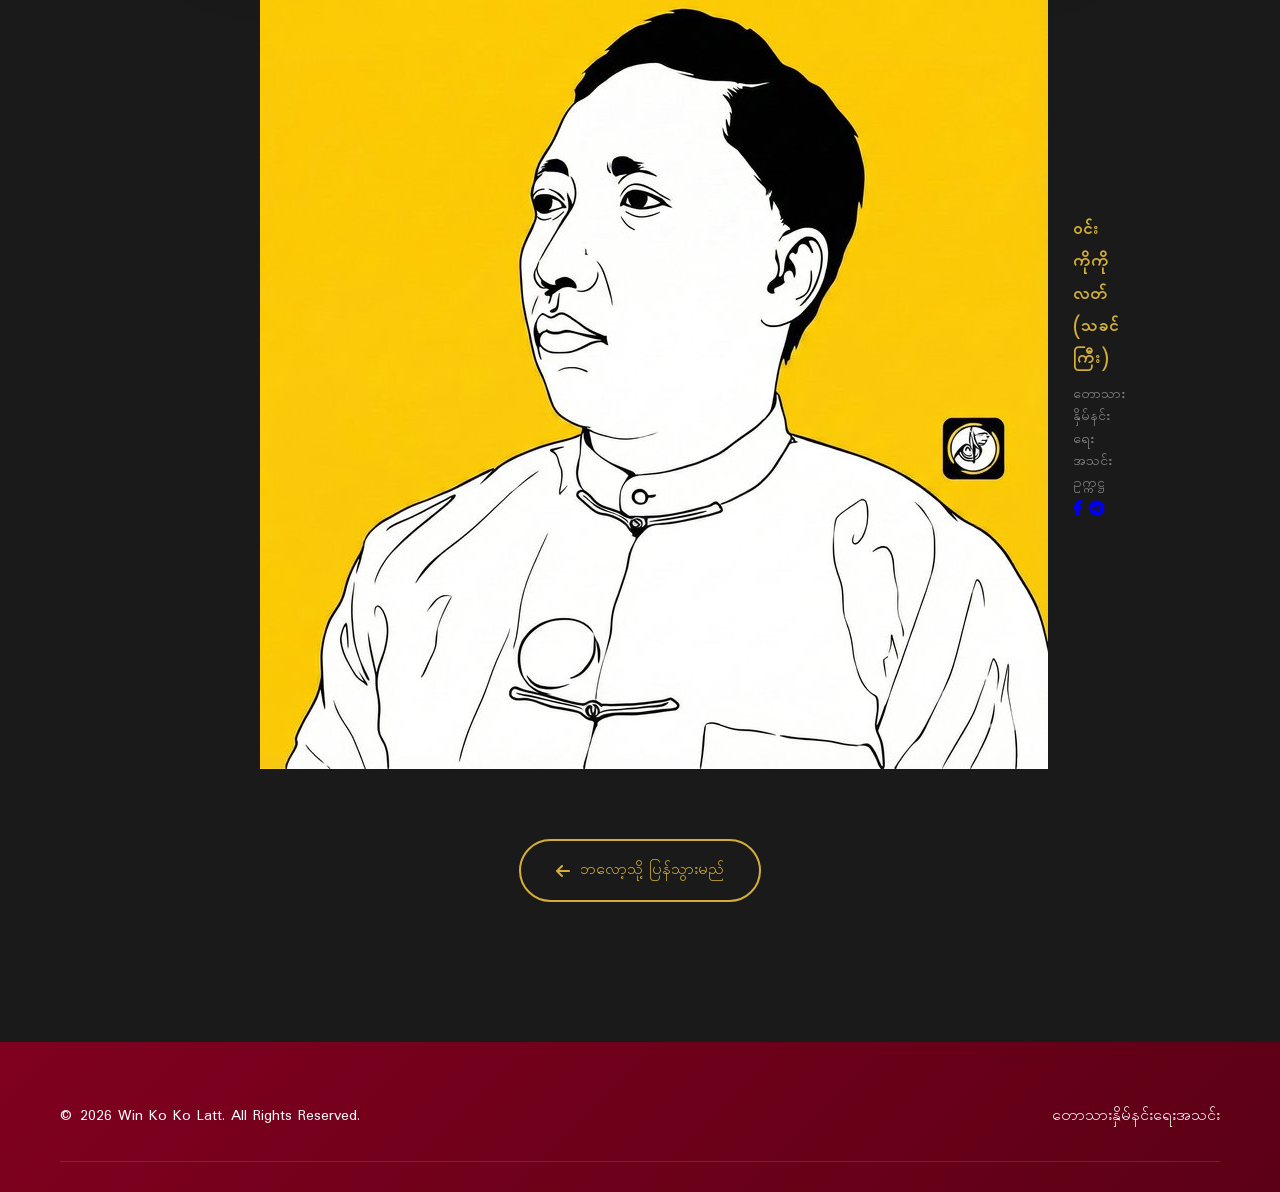
<file: blog/tarzan-social-ethics.html>
<!DOCTYPE html>
<html lang="my">
<head>
    <meta charset="UTF-8">
    <meta name="viewport" content="width=device-width, initial-scale=1.0">
    <title>မြန်မာ့တောသားများနှင့် လူမှုကျင့်ဝတ် | Win Ko Ko Latt</title>
    <meta name="description" content="ယနေ့ခေတ် မြန်မာ့တောသားများအကြား လူမှုကျင့်ဝတ်ကျဆင်းလာမှုနှင့် ပြန်လည်မြှင့်တင်ရန် ဆောင်ရွက်သင့်သော အချက်များ">
    
    <!-- Open Graph / Facebook / Messenger -->
    <meta property="og:type" content="article">
    <meta property="og:title" content="မြန်မာ့တောသားများနှင့် လူမှုကျင့်ဝတ်">
    <meta property="og:description" content="တောသားများ၏ လူမှုကျင့်ဝတ်ကျဆင်းမှုနှင့် ပြန်လည်မြှင့်တင်ရေး">
    <meta property="og:image" content="https://winkokolatt.me/images/f6e3663e39a0a523ad70274a9ef2546d.jpg">
    <meta property="og:image:secure_url" content="https://winkokolatt.me/images/f6e3663e39a0a523ad70274a9ef2546d.jpg">
    <meta property="og:image:type" content="image/jpeg">
    <meta property="og:image:width" content="1200">
    <meta property="og:image:height" content="630">
    <meta property="og:url" content="https://winkokolatt.me/blog/tarzan-social-ethics.html">
    <meta property="og:site_name" content="Win Ko Ko Latt Official Website">
    <meta itemprop="image" content="https://winkokolatt.me/images/f6e3663e39a0a523ad70274a9ef2546d.jpg">
    
    <!-- Fonts & Styles -->
    <link href="https://fonts.googleapis.com/css2?family=Cinzel:wght@400;600;700&family=Padauk:wght@400;700&display=swap" rel="stylesheet">
    <link rel="stylesheet" href="https://cdnjs.cloudflare.com/ajax/libs/font-awesome/6.5.1/css/all.min.css">
    <link rel="stylesheet" href="../css/style.css">
    <link rel="stylesheet" href="../css/blog-post.css">
    <link rel="icon" type="image/jpeg" href="../images/webprofilepicture-optimized.jpg">
</head>
<body>
    <!-- Navigation -->
    <nav class="navbar scrolled" id="navbar">
        <div class="nav-container">
            <a href="../index.html" class="nav-logo">
                <span class="logo-icon">☸</span>
                <span class="logo-text">သခင်ကြီး</span>
            </a>
            <div class="nav-menu" id="nav-menu">
                <a href="../index.html#home" class="nav-link">ပင်မစာမျက်နှာ</a>
                <a href="../index.html#about" class="nav-link">အကြောင်း</a>
                <a href="../index.html#journey" class="nav-link">ခရီးစဉ်</a>
                <a href="../index.html#blog" class="nav-link active">ဘလော့</a>
                <a href="../index.html#gallery" class="nav-link">ဓာတ်ပုံများ</a>
                <a href="../index.html#contact" class="nav-link">ဆက်သွယ်ရန်</a>
            </div>
            <div class="nav-toggle" id="nav-toggle">
                <span></span>
                <span></span>
                <span></span>
            </div>
        </div>
    </nav>

    <!-- Blog Post Hero -->
    <section class="blog-post-hero">
        <div class="blog-post-hero-overlay"></div>
        <div class="blog-post-hero-content">
            <span class="blog-post-category">လူမှုရေး</span>
            <h1 class="blog-post-title">မြန်မာ့တောသားများနှင့် လူမှုကျင့်ဝတ်</h1>
            <div class="blog-post-meta">
                <span><i class="far fa-calendar-alt"></i> ဒီဇင်ဘာ ၁၅, ၂၀၂၅</span>
                <span><i class="far fa-user"></i> သခင်ကြီး</span>
                <span><i class="far fa-clock"></i> ၁၀ မိနစ် ဖတ်ရန်</span>
            </div>
        </div>
    </section>

    <!-- Blog Post Content -->
    <div class="blog-post-container">
        <article class="blog-post-content">
            <div class="blog-post-featured-image">
                <img src="../images/f6e3663e39a0a523ad70274a9ef2546d.jpg" alt="မြန်မာ့တောသားများနှင့် လူမှုကျင့်ဝတ်">
                <span class="image-caption">တောသားနှိမ်နင်းရေး လှုပ်ရှားမှု</span>
            </div>
            
            <div class="article-body">
                <p class="lead-paragraph">
                    ယနေ့ခေတ် မြန်မာနိုင်ငံတွင် "တောသား" ဟုခေါ်သော လူမှုပြဿနာတစ်ရပ် ပေါ်ပေါက်လာခဲ့ပါသည်။ ၎င်းတို့သည် လူမှုကျင့်ဝတ်မဲ့စွာ ပြုမူကျင့်ကြံကြပြီး လူထုအကြား စိုးရိမ်ပူပန်မှုများ ဖြစ်ပေါ်စေခဲ့ပါသည်။
                </p>

                <h2>တောသားဆိုသည်မှာ</h2>
                <p>
                    "တောသား" ဆိုသည်မှာ လူမှုကျင့်ဝတ်မရှိဘဲ အမျိုးသမီးများကို အနှောက်အယှက်ပေးသူများ၊ လိင်ပိုင်းဆိုင်ရာ ထိပါးနှောက်ယှက်သူများကို ခေါ်ဆိုခြင်းဖြစ်ပါသည်။
                </p>
                <p>
                    ၎င်းတို့သည် လမ်းမများ၊ ဘတ်စ်ကားများ၊ အများပြည်သူ နေရာများတွင် အမျိုးသမီးများကို နှောက်ယှက်လေ့ရှိကြပါသည်။
                </p>

                <div class="quote-block">
                    <i class="fas fa-quote-left"></i>
                    <blockquote>
                        "တောသားများသည် မြန်မာ့ယဉ်ကျေးမှုနှင့် ဆန့်ကျင်သူများဖြစ်သည်။ ၎င်းတို့ကို နှိမ်နင်းရမည်ဖြစ်သည်။"
                    </blockquote>
                    <cite>— ဝင်းကိုကိုလတ် (သခင်ကြီး)</cite>
                </div>

                <h2>လူမှုကျင့်ဝတ်ကျဆင်းလာရသည့် အကြောင်းရင်းများ</h2>
                <p>
                    တောသားများ ပေါ်ပေါက်လာရသည့် အကြောင်းရင်းများမှာ-
                </p>
                <ul>
                    <li>မိသားစု ပညာရေး အားနည်းမှု</li>
                    <li>ကိုယ်ကျင့်တရား သင်ကြားမှု မရှိခြင်း</li>
                    <li>နိုင်ငံခြား ယဉ်ကျေးမှု လွှမ်းမိုးမှု</li>
                    <li>ဘာသာရေး ကျင့်သုံးမှု အားနည်းလာခြင်း</li>
                    <li>ဥပဒေ အရေးယူမှု အားနည်းခြင်း</li>
                </ul>

                <h2>ပြန်လည်မြှင့်တင်ရန် ဆောင်ရွက်သင့်သော အချက်များ</h2>
                <p>
                    လူမှုကျင့်ဝတ်ကို ပြန်လည်မြှင့်တင်ရန် အောက်ပါ အချက်များကို ဆောင်ရွက်သင့်ပါသည်-
                </p>

                <div class="info-box">
                    <h4><i class="fas fa-shield-alt"></i> ကာကွယ်တားဆီးရေး နည်းလမ်းများ</h4>
                    <ul>
                        <li>မိသားစုအတွင်း ကိုယ်ကျင့်တရား သင်ကြားပေးခြင်း</li>
                        <li>ကျောင်းများတွင် ဗုဒ္ဓဘာသာ ကျင့်ဝတ် သင်ကြားခြင်း</li>
                        <li>တောသားများကို ဥပဒေအရ အရေးယူခြင်း</li>
                        <li>လူထုအသိပညာ ပေးခြင်း</li>
                        <li>တောသားနှိမ်နင်းရေးအသင်းနှင့် ပူးပေါင်းဆောင်ရွက်ခြင်း</li>
                    </ul>
                </div>

                <h2>တောသားနှိမ်နင်းရေးအသင်း၏ လုပ်ဆောင်ချက်များ</h2>
                <p>
                    တောသားနှိမ်နင်းရေးအသင်းသည် လူမှုကျင့်ဝတ် ပြန်လည်မြှင့်တင်ရေးအတွက် အောက်ပါ လုပ်ဆောင်ချက်များကို ဆောင်ရွက်လျက်ရှိပါသည်-
                </p>
                <ul>
                    <li>တောသားများကို ဖော်ထုတ်၍ အသိပေးခြင်း</li>
                    <li>ထိခိုက်နစ်နာသူများကို ဥပဒေအကူအညီ ပေးခြင်း</li>
                    <li>လူထုအသိပညာပေး ဟောပြောပွဲများ ကျင်းပခြင်း</li>
                    <li>ရဲတပ်ဖွဲ့နှင့် ပူးပေါင်းဆောင်ရွက်ခြင်း</li>
                </ul>

                <div class="quote-block">
                    <i class="fas fa-quote-left"></i>
                    <blockquote>
                        "လူမှုကျင့်ဝတ်ရှိသော လူ့အဖွဲ့အစည်းတစ်ခု တည်ဆောက်ရန် ပြည်သူအားလုံး ပူးပေါင်းဆောင်ရွက်ကြပါစို့။"
                    </blockquote>
                    <cite>— သခင်ကြီး</cite>
                </div>

                <h2>နိဂုံး</h2>
                <p>
                    မြန်မာ့တောသားများ၏ လူမှုကျင့်ဝတ်ကျဆင်းမှုသည် ပြင်းထန်သော လူမှုပြဿနာတစ်ခုဖြစ်ပါသည်။ ဗုဒ္ဓဘာသာ ကျင့်ဝတ်များကို ပြန်လည်မြှင့်တင်ခြင်းဖြင့် ဤပြဿနာကို ဖြေရှင်းနိုင်မည်ဖြစ်ပါသည်။
                </p>

                <!-- Tags -->
                <div class="post-tags">
                    <span class="tag"><i class="fas fa-tag"></i> လူမှုရေး</span>
                    <span class="tag"><i class="fas fa-tag"></i> တောသားနှိမ်နင်းရေး</span>
                    <span class="tag"><i class="fas fa-tag"></i> လူမှုကျင့်ဝတ်</span>
                    <span class="tag"><i class="fas fa-tag"></i> ဗုဒ္ဓဘာသာ</span>
                </div>

                <!-- Share Buttons -->
                <div class="share-section">
                    <h4>ဤဆောင်းပါးကို မျှဝေမည်</h4>
                    <div class="share-buttons">
                        <a href="tarzan-social-ethics.html#" class="share-btn facebook"><i class="fab fa-facebook-f"></i></a>
                        <a href="tarzan-social-ethics.html#" class="share-btn twitter"><i class="fab fa-twitter"></i></a>
                        <a href="tarzan-social-ethics.html#" class="share-btn telegram"><i class="fab fa-telegram-plane"></i></a>
                        <a href="tarzan-social-ethics.html#" class="share-btn whatsapp"><i class="fab fa-whatsapp"></i></a>
                    </div>
                </div>
            </div>
        </article>

        <!-- Author Box -->
        <div class="author-box">
            <img src="../images/webprofilepicture-optimized.jpg" alt="Win Ko Ko Latt" class="author-image">
            <div class="author-info">
                <h4>ဝင်းကိုကိုလတ် (သခင်ကြီး)</h4>
                <p>တောသားနှိမ်နင်းရေးအသင်း ဥက္ကဋ္ဌ</p>
                <div class="author-social">
                    <a href="tarzan-social-ethics.html#"><i class="fab fa-facebook-f"></i></a>
                    <a href="tarzan-social-ethics.html#"><i class="fab fa-telegram-plane"></i></a>
                </div>
            </div>
        </div>

        <!-- Back to Blog -->
        <div class="back-to-blog">
            <a href="../index.html#blog" class="btn btn-secondary">
                <i class="fas fa-arrow-left"></i> ဘလော့သို့ ပြန်သွားမည်
            </a>
        </div>
    </div>

    <!-- Footer -->
    <footer class="footer">
        <div class="container">
            <div class="footer-content">
                <p>&copy; 2026 Win Ko Ko Latt. All Rights Reserved.</p>
                <p>တောသားနှိမ်နင်းရေးအသင်း</p>
            </div>
        </div>
    </footer>

    <script src="../js/script.js"></script>
</body>
</html>
</file>
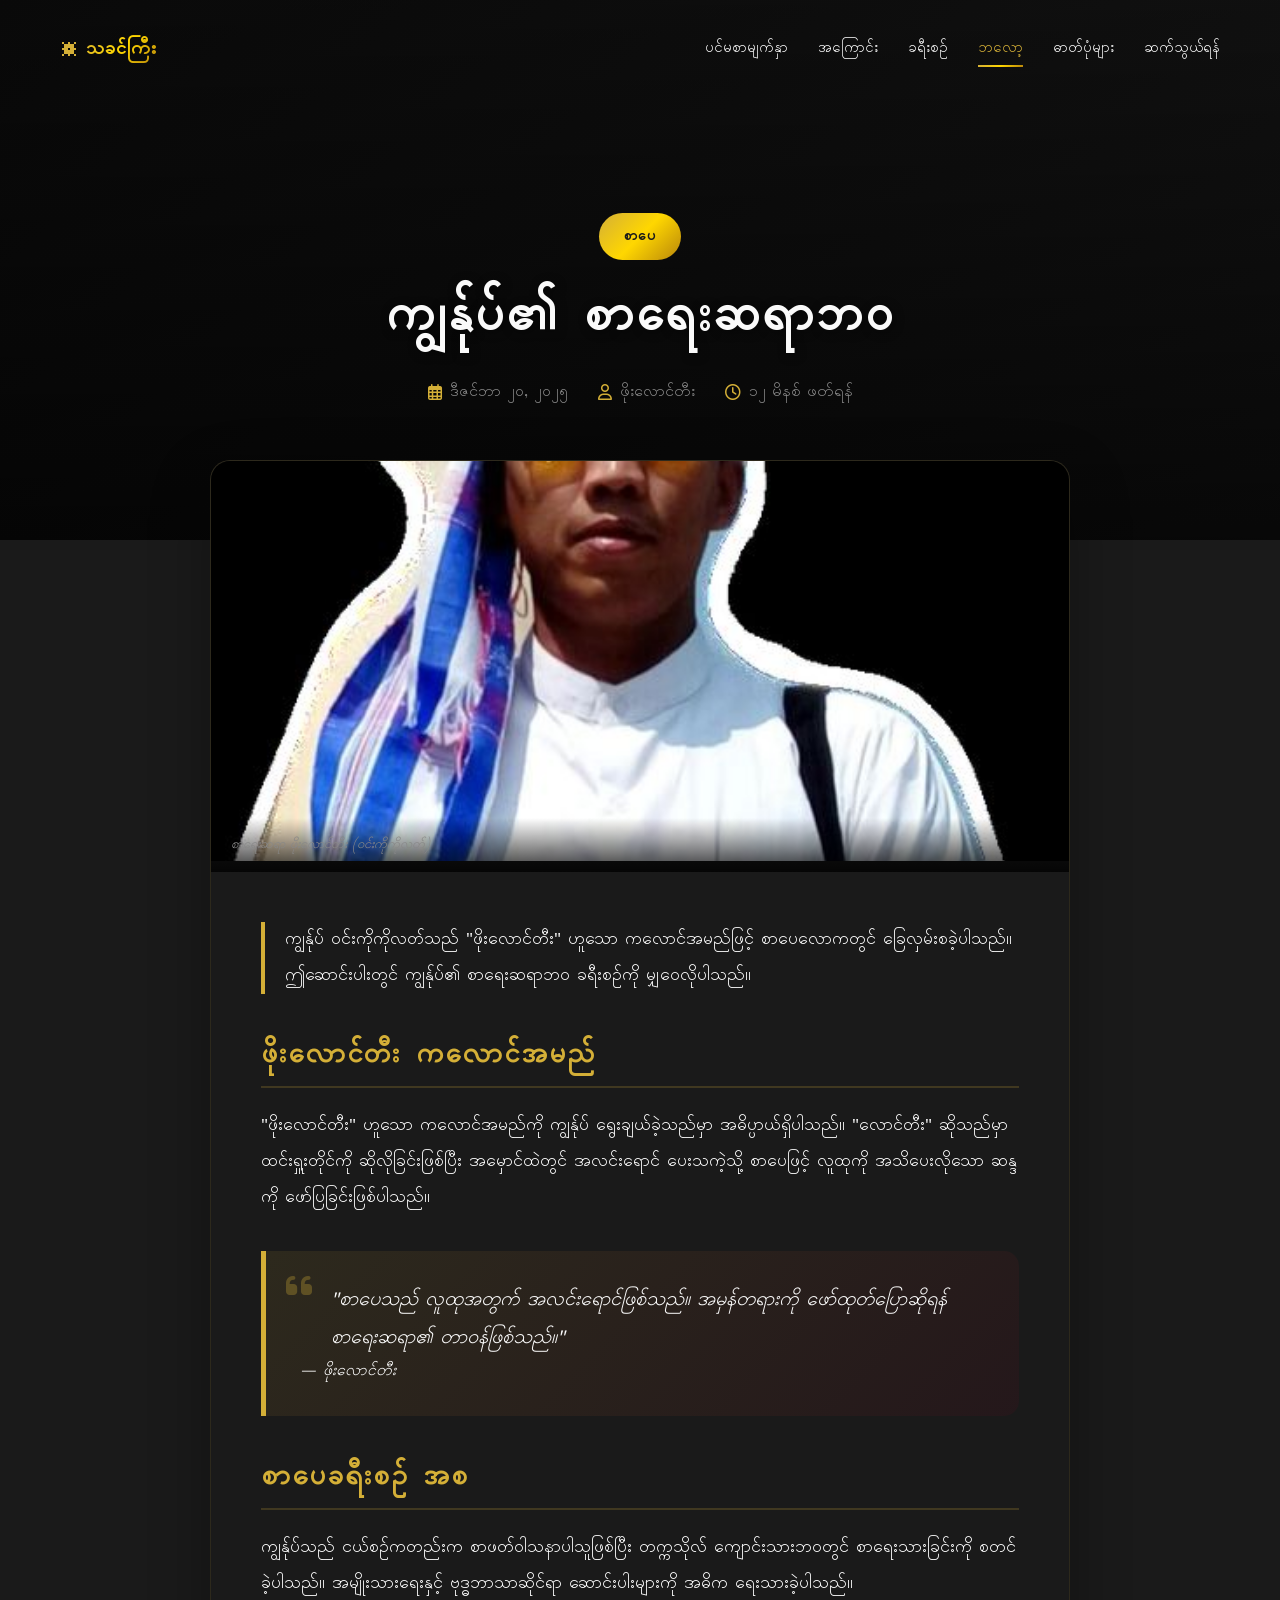
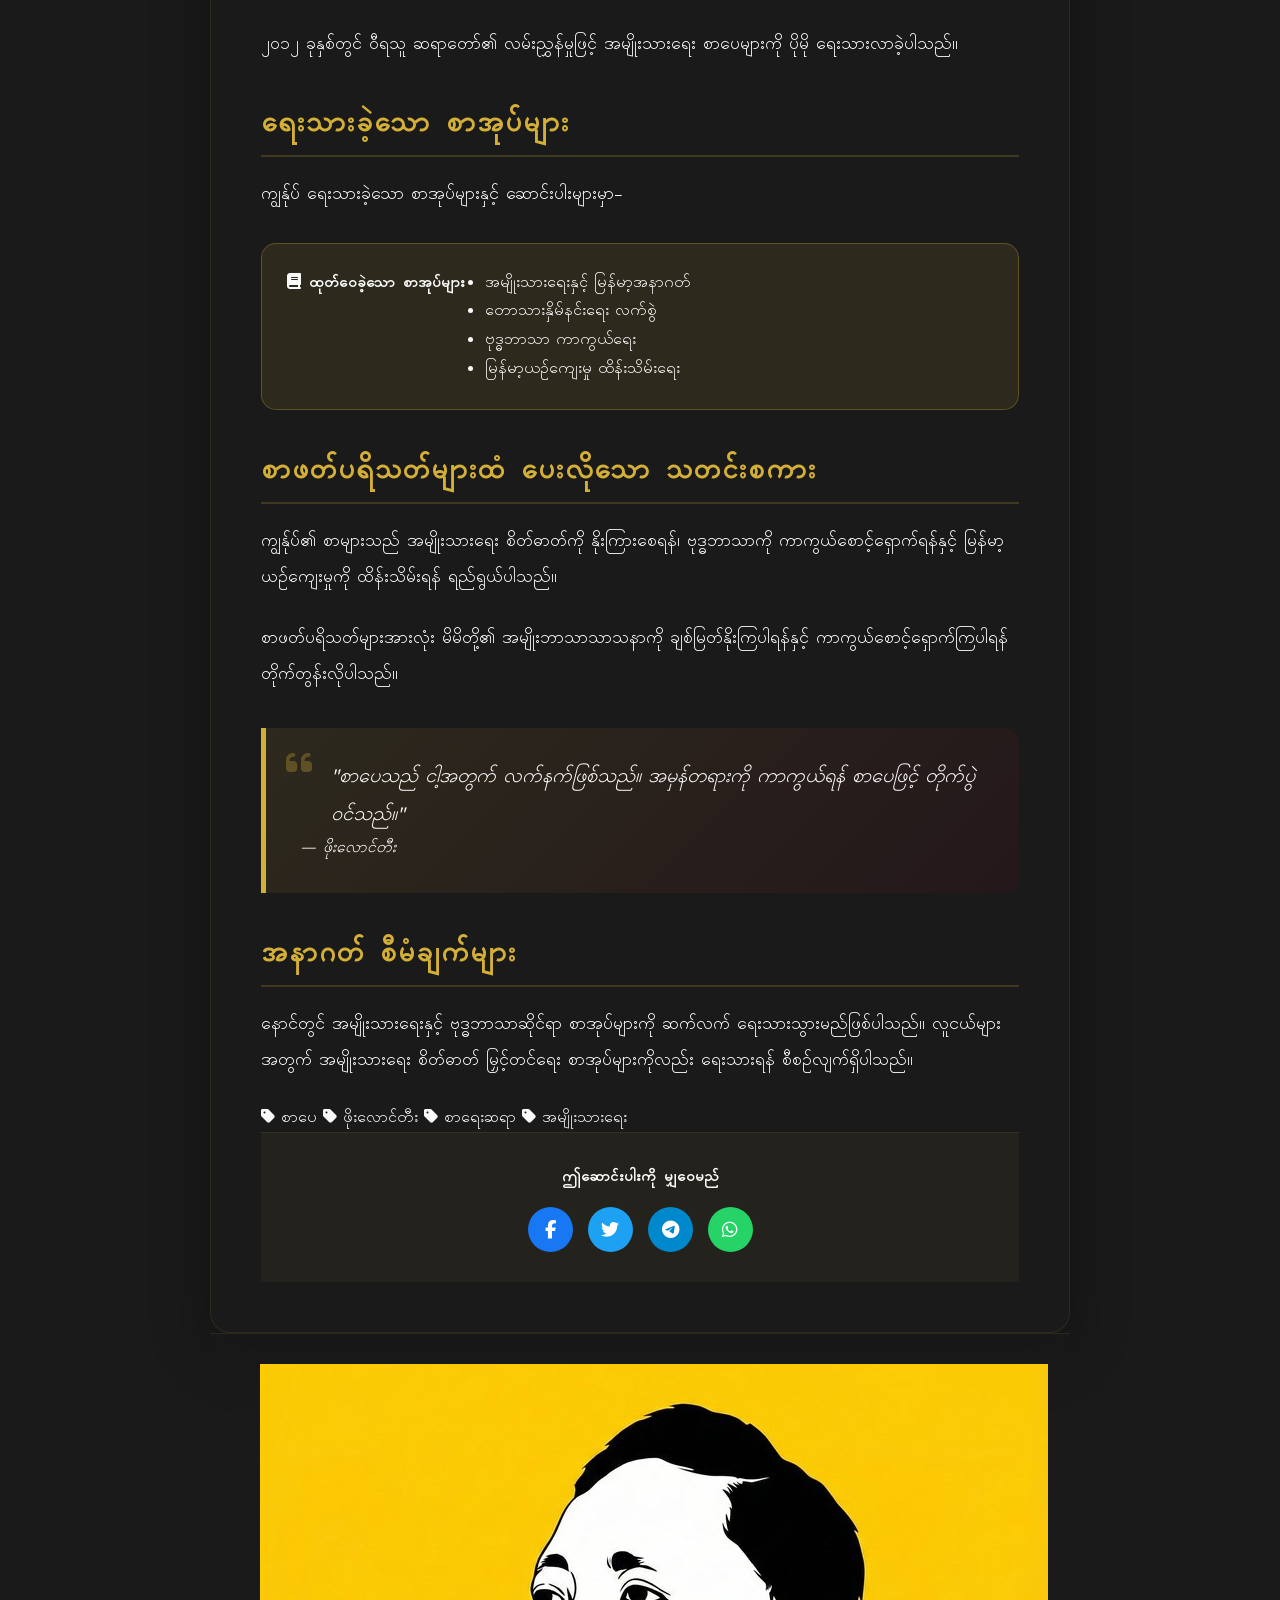
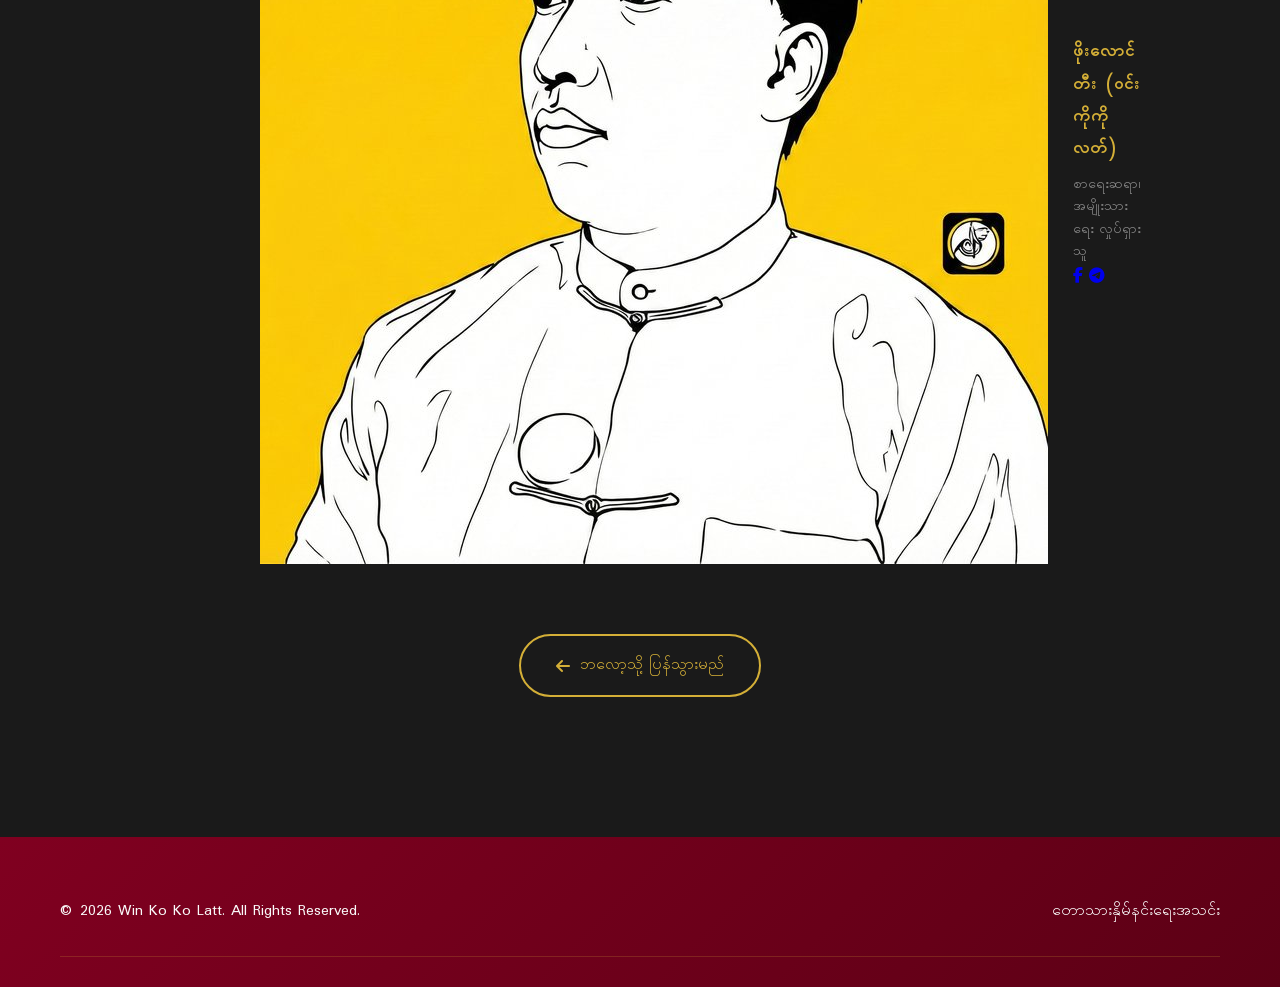
<file: blog/writer-journey.html>
<!DOCTYPE html>
<html lang="my">
<head>
    <meta charset="UTF-8">
    <meta name="viewport" content="width=device-width, initial-scale=1.0">
    <title>ကျွန်ုပ်၏ စာရေးဆရာဘဝ | Win Ko Ko Latt</title>
    <meta name="description" content="ဖိုးလောင်တီး ကလောင်အမည်ဖြင့် စာပေရေးသားလာခဲ့သော ခရီးစဥ်၊ ရေးသားခဲ့သော စာအုပ်များ">
    
    <!-- Open Graph / Facebook / Messenger -->
    <meta property="og:type" content="article">
    <meta property="og:title" content="ကျွန်ုပ်၏ စာရေးဆရာဘဝ">
    <meta property="og:description" content="ဖိုးလောင်တီး ကလောင်အမည်ဖြင့် စာပေရေးသားလာခဲ့သော ခရီးစဥ်">
    <meta property="og:image" content="https://winkokolatt.me/images/IMG_2603.jpg">
    <meta property="og:image:secure_url" content="https://winkokolatt.me/images/IMG_2603.jpg">
    <meta property="og:image:type" content="image/jpeg">
    <meta property="og:image:width" content="1200">
    <meta property="og:image:height" content="630">
    <meta property="og:url" content="https://winkokolatt.me/blog/writer-journey.html">
    <meta property="og:site_name" content="Win Ko Ko Latt Official Website">
    <meta itemprop="image" content="https://winkokolatt.me/images/IMG_2603.jpg">
    
    <!-- Fonts & Styles -->
    <link href="https://fonts.googleapis.com/css2?family=Cinzel:wght@400;600;700&family=Padauk:wght@400;700&display=swap" rel="stylesheet">
    <link rel="stylesheet" href="https://cdnjs.cloudflare.com/ajax/libs/font-awesome/6.5.1/css/all.min.css">
    <link rel="stylesheet" href="../css/style.css">
    <link rel="stylesheet" href="../css/blog-post.css">
    <link rel="icon" type="image/jpeg" href="../images/webprofilepicture-optimized.jpg">
</head>
<body>
    <!-- Navigation -->
    <nav class="navbar scrolled" id="navbar">
        <div class="nav-container">
            <a href="../index.html" class="nav-logo">
                <span class="logo-icon">☸</span>
                <span class="logo-text">သခင်ကြီး</span>
            </a>
            <div class="nav-menu" id="nav-menu">
                <a href="../index.html#home" class="nav-link">ပင်မစာမျက်နှာ</a>
                <a href="../index.html#about" class="nav-link">အကြောင်း</a>
                <a href="../index.html#journey" class="nav-link">ခရီးစဉ်</a>
                <a href="../index.html#blog" class="nav-link active">ဘလော့</a>
                <a href="../index.html#gallery" class="nav-link">ဓာတ်ပုံများ</a>
                <a href="../index.html#contact" class="nav-link">ဆက်သွယ်ရန်</a>
            </div>
            <div class="nav-toggle" id="nav-toggle">
                <span></span>
                <span></span>
                <span></span>
            </div>
        </div>
    </nav>

    <!-- Blog Post Hero -->
    <section class="blog-post-hero">
        <div class="blog-post-hero-overlay"></div>
        <div class="blog-post-hero-content">
            <span class="blog-post-category">စာပေ</span>
            <h1 class="blog-post-title">ကျွန်ုပ်၏ စာရေးဆရာဘဝ</h1>
            <div class="blog-post-meta">
                <span><i class="far fa-calendar-alt"></i> ဒီဇင်ဘာ ၂၀, ၂၀၂၅</span>
                <span><i class="far fa-user"></i> ဖိုးလောင်တီး</span>
                <span><i class="far fa-clock"></i> ၁၂ မိနစ် ဖတ်ရန်</span>
            </div>
        </div>
    </section>

    <!-- Blog Post Content -->
    <div class="blog-post-container">
        <article class="blog-post-content">
            <div class="blog-post-featured-image">
                <img src="../images/IMG_2603.jpg" alt="ဖိုးလောင်တီး စာရေးဆရာဘဝ">
                <span class="image-caption">စာရေးဆရာ ဖိုးလောင်တီး (ဝင်းကိုကိုလတ်)</span>
            </div>
            
            <div class="article-body">
                <p class="lead-paragraph">
                    ကျွန်ုပ် ဝင်းကိုကိုလတ်သည် "ဖိုးလောင်တီး" ဟူသော ကလောင်အမည်ဖြင့် စာပေလောကတွင် ခြေလှမ်းစခဲ့ပါသည်။ ဤဆောင်းပါးတွင် ကျွန်ုပ်၏ စာရေးဆရာဘဝ ခရီးစဉ်ကို မျှဝေလိုပါသည်။
                </p>

                <h2>ဖိုးလောင်တီး ကလောင်အမည်</h2>
                <p>
                    "ဖိုးလောင်တီး" ဟူသော ကလောင်အမည်ကို ကျွန်ုပ် ရွေးချယ်ခဲ့သည်မှာ အဓိပ္ပာယ်ရှိပါသည်။ "လောင်တီး" ဆိုသည်မှာ ထင်းရှူးတိုင်ကို ဆိုလိုခြင်းဖြစ်ပြီး အမှောင်ထဲတွင် အလင်းရောင် ပေးသကဲ့သို့ စာပေဖြင့် လူထုကို အသိပေးလိုသော ဆန္ဒကို ဖော်ပြခြင်းဖြစ်ပါသည်။
                </p>

                <div class="quote-block">
                    <i class="fas fa-quote-left"></i>
                    <blockquote>
                        "စာပေသည် လူထုအတွက် အလင်းရောင်ဖြစ်သည်။ အမှန်တရားကို ဖော်ထုတ်ပြောဆိုရန် စာရေးဆရာ၏ တာဝန်ဖြစ်သည်။"
                    </blockquote>
                    <cite>— ဖိုးလောင်တီး</cite>
                </div>

                <h2>စာပေခရီးစဉ် အစ</h2>
                <p>
                    ကျွန်ုပ်သည် ငယ်စဉ်ကတည်းက စာဖတ်ဝါသနာပါသူဖြစ်ပြီး တက္ကသိုလ် ကျောင်းသားဘဝတွင် စာရေးသားခြင်းကို စတင်ခဲ့ပါသည်။ အမျိုးသားရေးနှင့် ဗုဒ္ဓဘာသာဆိုင်ရာ ဆောင်းပါးများကို အဓိက ရေးသားခဲ့ပါသည်။
                </p>
                <p>
                    ၂၀၁၂ ခုနှစ်တွင် ဝီရသူ ဆရာတော်၏ လမ်းညွှန်မှုဖြင့် အမျိုးသားရေး စာပေများကို ပိုမို ရေးသားလာခဲ့ပါသည်။
                </p>

                <h2>ရေးသားခဲ့သော စာအုပ်များ</h2>
                <p>
                    ကျွန်ုပ် ရေးသားခဲ့သော စာအုပ်များနှင့် ဆောင်းပါးများမှာ-
                </p>

                <div class="info-box">
                    <h4><i class="fas fa-book"></i> ထုတ်ဝေခဲ့သော စာအုပ်များ</h4>
                    <ul>
                        <li>အမျိုးသားရေးနှင့် မြန်မာ့အနာဂတ်</li>
                        <li>တောသားနှိမ်နင်းရေး လက်စွဲ</li>
                        <li>ဗုဒ္ဓဘာသာ ကာကွယ်ရေး</li>
                        <li>မြန်မာ့ယဉ်ကျေးမှု ထိန်းသိမ်းရေး</li>
                    </ul>
                </div>

                <h2>စာဖတ်ပရိသတ်များထံ ပေးလိုသော သတင်းစကား</h2>
                <p>
                    ကျွန်ုပ်၏ စာများသည် အမျိုးသားရေး စိတ်ဓာတ်ကို နိုးကြားစေရန်၊ ဗုဒ္ဓဘာသာကို ကာကွယ်စောင့်ရှောက်ရန်နှင့် မြန်မာ့ယဉ်ကျေးမှုကို ထိန်းသိမ်းရန် ရည်ရွယ်ပါသည်။
                </p>
                <p>
                    စာဖတ်ပရိသတ်များအားလုံး မိမိတို့၏ အမျိုးဘာသာသာသနာကို ချစ်မြတ်နိုးကြပါရန်နှင့် ကာကွယ်စောင့်ရှောက်ကြပါရန် တိုက်တွန်းလိုပါသည်။
                </p>

                <div class="quote-block">
                    <i class="fas fa-quote-left"></i>
                    <blockquote>
                        "စာပေသည် ငါ့အတွက် လက်နက်ဖြစ်သည်။ အမှန်တရားကို ကာကွယ်ရန် စာပေဖြင့် တိုက်ပွဲဝင်သည်။"
                    </blockquote>
                    <cite>— ဖိုးလောင်တီး</cite>
                </div>

                <h2>အနာဂတ် စီမံချက်များ</h2>
                <p>
                    နောင်တွင် အမျိုးသားရေးနှင့် ဗုဒ္ဓဘာသာဆိုင်ရာ စာအုပ်များကို ဆက်လက် ရေးသားသွားမည်ဖြစ်ပါသည်။ လူငယ်များအတွက် အမျိုးသားရေး စိတ်ဓာတ် မြှင့်တင်ရေး စာအုပ်များကိုလည်း ရေးသားရန် စီစဉ်လျက်ရှိပါသည်။
                </p>

                <!-- Tags -->
                <div class="post-tags">
                    <span class="tag"><i class="fas fa-tag"></i> စာပေ</span>
                    <span class="tag"><i class="fas fa-tag"></i> ဖိုးလောင်တီး</span>
                    <span class="tag"><i class="fas fa-tag"></i> စာရေးဆရာ</span>
                    <span class="tag"><i class="fas fa-tag"></i> အမျိုးသားရေး</span>
                </div>

                <!-- Share Buttons -->
                <div class="share-section">
                    <h4>ဤဆောင်းပါးကို မျှဝေမည်</h4>
                    <div class="share-buttons">
                        <a href="writer-journey.html#" class="share-btn facebook"><i class="fab fa-facebook-f"></i></a>
                        <a href="writer-journey.html#" class="share-btn twitter"><i class="fab fa-twitter"></i></a>
                        <a href="writer-journey.html#" class="share-btn telegram"><i class="fab fa-telegram-plane"></i></a>
                        <a href="writer-journey.html#" class="share-btn whatsapp"><i class="fab fa-whatsapp"></i></a>
                    </div>
                </div>
            </div>
        </article>

        <!-- Author Box -->
        <div class="author-box">
            <img src="../images/webprofilepicture-optimized.jpg" alt="Win Ko Ko Latt" class="author-image">
            <div class="author-info">
                <h4>ဖိုးလောင်တီး (ဝင်းကိုကိုလတ်)</h4>
                <p>စာရေးဆရာ၊ အမျိုးသားရေး လှုပ်ရှားသူ</p>
                <div class="author-social">
                    <a href="writer-journey.html#"><i class="fab fa-facebook-f"></i></a>
                    <a href="writer-journey.html#"><i class="fab fa-telegram-plane"></i></a>
                </div>
            </div>
        </div>

        <!-- Back to Blog -->
        <div class="back-to-blog">
            <a href="../index.html#blog" class="btn btn-secondary">
                <i class="fas fa-arrow-left"></i> ဘလော့သို့ ပြန်သွားမည်
            </a>
        </div>
    </div>

    <!-- Footer -->
    <footer class="footer">
        <div class="container">
            <div class="footer-content">
                <p>&copy; 2026 Win Ko Ko Latt. All Rights Reserved.</p>
                <p>တောသားနှိမ်နင်းရေးအသင်း</p>
            </div>
        </div>
    </footer>

    <script src="../js/script.js"></script>
</body>
</html>
</file>
<file: css/style.css>
/* ============================================
   Win Ko Ko Latt - Portfolio Website
   မဘသ Themed Design
   ============================================ */

/* CSS Variables */
:root {
    /* Ma Ba Tha Theme Colors */
    --primary-gold: #D4AF37;
    --primary-dark-gold: #B8860B;
    --secondary-maroon: #800020;
    --secondary-dark-maroon: #5C0015;
    --accent-saffron: #FF9933;
    --accent-orange: #FF6B35;
    
    /* Buddhist Theme Colors */
    --buddha-gold: #FFD700;
    --lotus-pink: #E75480;
    --bodhi-green: #228B22;
    --dhamma-white: #FFFEF2;
    
    /* Neutral Colors */
    --dark-bg: #1A1A1A;
    --darker-bg: #0D0D0D;
    --light-bg: #F5F5F0;
    --text-dark: #2C2C2C;
    --text-light: #FAFAFA;
    --text-muted: #888888;
    
    /* Gradients */
    --gradient-gold: linear-gradient(135deg, #D4AF37 0%, #FFD700 50%, #B8860B 100%);
    --gradient-maroon: linear-gradient(135deg, #800020 0%, #5C0015 100%);
    --gradient-dark: linear-gradient(180deg, #1A1A1A 0%, #0D0D0D 100%);
    --gradient-saffron: linear-gradient(135deg, #FF9933 0%, #FF6B35 100%);
    
    /* Typography */
    --font-primary: 'Padauk', 'Cinzel', sans-serif;
    --font-heading: 'Cinzel', 'Padauk', serif;
    --font-myanmar: 'Padauk', sans-serif;
    
    /* Spacing */
    --section-padding: 100px 0;
    --container-width: 1200px;
    
    /* Transitions */
    --transition-fast: 0.3s ease;
    --transition-medium: 0.5s ease;
    --transition-slow: 0.8s ease;
    
    /* Shadows */
    --shadow-sm: 0 2px 10px rgba(0, 0, 0, 0.1);
    --shadow-md: 0 5px 20px rgba(0, 0, 0, 0.15);
    --shadow-lg: 0 10px 40px rgba(0, 0, 0, 0.2);
    --shadow-gold: 0 5px 30px rgba(212, 175, 55, 0.3);
}

/* Reset & Base Styles */
*,
*::before,
*::after {
    margin: 0;
    padding: 0;
    box-sizing: border-box;
}

html {
    scroll-behavior: smooth;
    font-size: 16px;
    overflow-x: hidden;
}

body {
    font-family: var(--font-primary);
    background-color: var(--dark-bg);
    color: var(--text-light);
    line-height: 1.8;
    overflow-x: hidden;
    width: 100%;
    max-width: 100vw;
}

/* Selection */
::selection {
    background-color: var(--primary-gold);
    color: var(--dark-bg);
}

/* Scrollbar */
::-webkit-scrollbar {
    width: 10px;
}

::-webkit-scrollbar-track {
    background: var(--darker-bg);
}

::-webkit-scrollbar-thumb {
    background: var(--gradient-gold);
    border-radius: 5px;
}

/* Container */
.container {
    max-width: var(--container-width);
    margin: 0 auto;
    padding: 0 20px;
    width: 100%;
}

/* Section Base */
.section {
    overflow-x: hidden;
    width: 100%;
}

/* ============================================
   Preloader
   ============================================ */
#preloader {
    position: fixed;
    top: 0;
    left: 0;
    width: 100%;
    height: 100%;
    background: var(--darker-bg);
    display: flex;
    align-items: center;
    justify-content: center;
    z-index: 10000;
    transition: opacity 0.5s ease, visibility 0.5s ease;
}

#preloader.hidden {
    opacity: 0;
    visibility: hidden;
}

.loader {
    text-align: center;
}

.dhamma-wheel {
    width: 80px;
    height: 80px;
    border: 4px solid transparent;
    border-top-color: var(--primary-gold);
    border-radius: 50%;
    animation: spin 1s linear infinite;
    position: relative;
}

.dhamma-wheel::before {
    content: '☸';
    position: absolute;
    top: 50%;
    left: 50%;
    transform: translate(-50%, -50%);
    font-size: 30px;
    color: var(--primary-gold);
}

@keyframes spin {
    to {
        transform: rotate(360deg);
    }
}

.loader-text {
    margin-top: 20px;
    font-size: 24px;
    color: var(--primary-gold);
    letter-spacing: 5px;
    animation: pulse 1.5s ease-in-out infinite;
}

@keyframes pulse {
    0%, 100% {
        opacity: 1;
    }
    50% {
        opacity: 0.5;
    }
}

/* ============================================
   Navigation
   ============================================ */
.navbar {
    position: fixed;
    top: 0;
    left: 0;
    width: 100%;
    z-index: 1000;
    padding: 20px 0;
    transition: var(--transition-medium);
}

.navbar.scrolled {
    background: rgba(13, 13, 13, 0.95);
    backdrop-filter: blur(10px);
    padding: 15px 0;
    box-shadow: 0 2px 20px rgba(212, 175, 55, 0.1);
}

.nav-container {
    max-width: var(--container-width);
    margin: 0 auto;
    padding: 0 20px;
    display: flex;
    align-items: center;
    justify-content: space-between;
}

.nav-logo {
    display: flex;
    align-items: center;
    gap: 10px;
    text-decoration: none;
    color: var(--text-light);
}

.logo-icon {
    font-size: 32px;
    color: var(--primary-gold);
    animation: float 3s ease-in-out infinite;
}

@keyframes float {
    0%, 100% {
        transform: translateY(0);
    }
    50% {
        transform: translateY(-5px);
    }
}

.logo-text {
    font-size: 20px;
    font-weight: 600;
    background: var(--gradient-gold);
    -webkit-background-clip: text;
    -webkit-text-fill-color: transparent;
    background-clip: text;
}

.nav-menu {
    display: flex;
    gap: 30px;
}

.nav-link {
    color: var(--text-light);
    text-decoration: none;
    font-size: 15px;
    font-family: var(--font-myanmar);
    position: relative;
    padding: 5px 0;
    transition: var(--transition-fast);
}

.nav-link::after {
    content: '';
    position: absolute;
    bottom: 0;
    left: 0;
    width: 0;
    height: 2px;
    background: var(--gradient-gold);
    transition: var(--transition-fast);
}

.nav-link:hover,
.nav-link.active {
    color: var(--primary-gold);
}

.nav-link:hover::after,
.nav-link.active::after {
    width: 100%;
}

.nav-toggle {
    display: none;
    flex-direction: column;
    gap: 5px;
    cursor: pointer;
    padding: 5px;
}

.nav-toggle span {
    width: 25px;
    height: 2px;
    background: var(--primary-gold);
    transition: var(--transition-fast);
}

.nav-toggle.active span:nth-child(1) {
    transform: rotate(45deg) translate(5px, 5px);
}

.nav-toggle.active span:nth-child(2) {
    opacity: 0;
}

.nav-toggle.active span:nth-child(3) {
    transform: rotate(-45deg) translate(5px, -5px);
}

/* ============================================
   Hero Section
   ============================================ */
.hero {
    min-height: 100vh;
    display: flex;
    align-items: center;
    justify-content: center;
    position: relative;
    overflow: hidden;
    background: var(--gradient-dark);
}

.hero-bg-pattern {
    position: absolute;
    top: 0;
    left: 0;
    width: 100%;
    height: 100%;
    background-image: 
        radial-gradient(circle at 20% 50%, rgba(212, 175, 55, 0.1) 0%, transparent 50%),
        radial-gradient(circle at 80% 20%, rgba(128, 0, 32, 0.1) 0%, transparent 50%),
        radial-gradient(circle at 40% 80%, rgba(255, 153, 51, 0.1) 0%, transparent 50%);
    animation: bgPulse 10s ease-in-out infinite;
}

@keyframes bgPulse {
    0%, 100% {
        opacity: 0.5;
    }
    50% {
        opacity: 1;
    }
}

.hero-overlay {
    position: absolute;
    top: 0;
    left: 0;
    width: 100%;
    height: 100%;
    background: url('data:image/svg+xml,<svg xmlns="http://www.w3.org/2000/svg" viewBox="0 0 100 100"><text y=".9em" font-size="90" opacity="0.03">☸</text></svg>');
    background-size: 200px 200px;
    animation: patternMove 30s linear infinite;
}

@keyframes patternMove {
    0% {
        background-position: 0 0;
    }
    100% {
        background-position: 200px 200px;
    }
}

.hero-content {
    position: relative;
    z-index: 2;
    text-align: center;
    padding: 100px 20px;
}

.hero-image-container {
    position: relative;
    width: 250px;
    height: 250px;
    margin: 0 auto 40px;
}

.hero-image-border {
    position: absolute;
    top: -10px;
    left: -10px;
    right: -10px;
    bottom: -10px;
    border: 3px solid var(--primary-gold);
    border-radius: 50%;
    animation: rotateBorder 10s linear infinite;
}

@keyframes rotateBorder {
    0% {
        transform: rotate(0deg);
        border-style: solid;
    }
    50% {
        border-style: dashed;
    }
    100% {
        transform: rotate(360deg);
        border-style: solid;
    }
}

.hero-image {
    width: 100%;
    height: 100%;
    object-fit: cover;
    border-radius: 50%;
    border: 5px solid var(--darker-bg);
    box-shadow: var(--shadow-gold);
}

.hero-text {
    max-width: 800px;
    margin: 0 auto;
}

/* Buddhist Flag in Hero */
.buddhist-flag-container {
    display: flex;
    justify-content: center;
    margin-bottom: 20px;
    opacity: 0;
    animation: fadeInUp 0.8s ease forwards 0.1s;
}

.buddhist-flag {
    width: 120px;
    height: auto;
    border-radius: 4px;
    box-shadow: 0 4px 15px rgba(0, 0, 0, 0.3);
    transition: transform 0.3s ease, box-shadow 0.3s ease;
}

.buddhist-flag:hover {
    transform: scale(1.05);
    box-shadow: 0 6px 25px rgba(212, 175, 55, 0.4);
}

.hero-subtitle {
    font-size: 18px;
    font-family: var(--font-myanmar);
    color: var(--primary-gold);
    letter-spacing: 2px;
    margin-bottom: 15px;
    opacity: 0;
    animation: fadeInUp 0.8s ease forwards 0.2s;
}

.hero-title {
    font-size: 72px;
    font-family: var(--font-myanmar);
    font-weight: 700;
    background: var(--gradient-gold);
    -webkit-background-clip: text;
    -webkit-text-fill-color: transparent;
    background-clip: text;
    margin-bottom: 10px;
    line-height: 1.3;
    opacity: 0;
    animation: fadeInUp 0.8s ease forwards 0.4s;
}

.hero-name-en {
    font-family: var(--font-heading);
    font-size: 28px;
    color: var(--text-light);
    margin-bottom: 10px;
    opacity: 0;
    animation: fadeInUp 0.8s ease forwards 0.6s;
}

.hero-tagline {
    font-size: 20px;
    font-family: var(--font-myanmar);
    color: var(--accent-saffron);
    margin-bottom: 30px;
    opacity: 0;
    animation: fadeInUp 0.8s ease forwards 0.8s;
}

.hero-roles {
    display: flex;
    flex-wrap: wrap;
    justify-content: center;
    gap: 15px;
    margin-bottom: 40px;
    opacity: 0;
    animation: fadeInUp 0.8s ease forwards 1s;
}

.role-badge {
    background: rgba(212, 175, 55, 0.1);
    border: 1px solid var(--primary-gold);
    color: var(--primary-gold);
    padding: 10px 22px;
    border-radius: 30px;
    font-size: 15px;
    font-family: var(--font-myanmar);
    transition: var(--transition-fast);
}

.role-badge:hover {
    background: var(--primary-gold);
    color: var(--dark-bg);
}

.hero-cta {
    display: flex;
    justify-content: center;
    gap: 20px;
    opacity: 0;
    animation: fadeInUp 0.8s ease forwards 1.2s;
}

@keyframes fadeInUp {
    from {
        opacity: 0;
        transform: translateY(30px);
    }
    to {
        opacity: 1;
        transform: translateY(0);
    }
}

/* Buttons */
.btn {
    display: inline-flex;
    align-items: center;
    gap: 10px;
    padding: 15px 35px;
    border-radius: 50px;
    font-size: 16px;
    font-weight: 500;
    text-decoration: none;
    transition: var(--transition-fast);
    cursor: pointer;
    border: none;
}

.btn-primary {
    background: var(--gradient-gold);
    color: var(--dark-bg);
}

.btn-primary:hover {
    transform: translateY(-3px);
    box-shadow: var(--shadow-gold);
}

.btn-secondary {
    background: transparent;
    border: 2px solid var(--primary-gold);
    color: var(--primary-gold);
}

.btn-secondary:hover {
    background: var(--primary-gold);
    color: var(--dark-bg);
}

.scroll-indicator {
    position: absolute;
    bottom: 40px;
    left: 50%;
    transform: translateX(-50%);
    text-align: center;
    animation: fadeIn 1s ease 1.5s forwards;
    opacity: 0;
}

@keyframes fadeIn {
    to {
        opacity: 1;
    }
}

.scroll-text {
    font-size: 12px;
    color: var(--text-muted);
    display: block;
    margin-bottom: 10px;
}

.scroll-arrow {
    width: 20px;
    height: 30px;
    border: 2px solid var(--primary-gold);
    border-radius: 10px;
    margin: 0 auto;
    position: relative;
}

.scroll-arrow::before {
    content: '';
    position: absolute;
    top: 8px;
    left: 50%;
    transform: translateX(-50%);
    width: 4px;
    height: 8px;
    background: var(--primary-gold);
    border-radius: 2px;
    animation: scrollDown 1.5s ease-in-out infinite;
}

@keyframes scrollDown {
    0%, 100% {
        transform: translateX(-50%) translateY(0);
        opacity: 1;
    }
    100% {
        transform: translateX(-50%) translateY(10px);
        opacity: 0;
    }
}

/* ============================================
   Section Styles
   ============================================ */
.section {
    padding: var(--section-padding);
    position: relative;
}

.section-header {
    text-align: center;
    margin-bottom: 60px;
}

.section-icon {
    font-size: 40px;
    color: var(--primary-gold);
    display: block;
    margin-bottom: 15px;
}

.section-title {
    font-size: 44px;
    font-family: var(--font-myanmar);
    font-weight: 700;
    background: var(--gradient-gold);
    -webkit-background-clip: text;
    -webkit-text-fill-color: transparent;
    background-clip: text;
    margin-bottom: 10px;
    line-height: 1.4;
}

.section-subtitle {
    font-family: var(--font-heading);
    font-size: 16px;
    color: var(--text-muted);
    letter-spacing: 2px;
}

/* ============================================
   About Section
   ============================================ */
.about-section {
    background: linear-gradient(180deg, var(--dark-bg) 0%, var(--darker-bg) 100%);
}

.about-content {
    display: grid;
    grid-template-columns: 1fr 1.5fr;
    gap: 60px;
    align-items: center;
}

.about-image {
    position: relative;
}

.about-image img {
    width: 100%;
    border-radius: 10px;
    box-shadow: var(--shadow-lg);
}

.about-image-decoration {
    position: absolute;
    top: 20px;
    left: 20px;
    right: -20px;
    bottom: -20px;
    border: 3px solid var(--primary-gold);
    border-radius: 10px;
    z-index: -1;
}

.about-text h3 {
    font-size: 34px;
    font-family: var(--font-myanmar);
    color: var(--primary-gold);
    margin-bottom: 20px;
    line-height: 1.4;
}

.about-intro {
    font-size: 18px;
    font-family: var(--font-myanmar);
    line-height: 2;
    margin-bottom: 30px;
    color: var(--text-light);
}

.about-details {
    display: grid;
    grid-template-columns: repeat(2, 1fr);
    gap: 20px;
    margin-bottom: 30px;
}

.detail-item {
    display: flex;
    align-items: flex-start;
    gap: 15px;
    padding: 15px;
    background: rgba(212, 175, 55, 0.05);
    border-radius: 10px;
    border: 1px solid rgba(212, 175, 55, 0.1);
    transition: var(--transition-fast);
}

.detail-item:hover {
    background: rgba(212, 175, 55, 0.1);
    transform: translateY(-3px);
}

.detail-item i {
    font-size: 24px;
    color: var(--primary-gold);
    margin-top: 5px;
}

.detail-item strong {
    display: block;
    color: var(--primary-gold);
    font-size: 14px;
    margin-bottom: 5px;
}

.detail-item span {
    color: var(--text-light);
    font-size: 14px;
}

.about-quote blockquote {
    font-size: 22px;
    font-family: var(--font-myanmar);
    font-style: italic;
    color: var(--accent-saffron);
    padding: 20px 25px;
    border-left: 4px solid var(--primary-gold);
    background: rgba(212, 175, 55, 0.05);
    border-radius: 0 10px 10px 0;
    line-height: 1.6;
}

/* ============================================
   Journey Timeline
   ============================================ */
.journey-section {
    background: var(--darker-bg);
}

.timeline {
    position: relative;
    max-width: 800px;
    margin: 0 auto;
}

.timeline::before {
    content: '';
    position: absolute;
    left: 50%;
    transform: translateX(-50%);
    width: 3px;
    height: 100%;
    background: var(--gradient-gold);
}

.timeline-item {
    position: relative;
    margin-bottom: 50px;
    padding-left: calc(50% + 40px);
}

.timeline-item:nth-child(even) {
    padding-left: 0;
    padding-right: calc(50% + 40px);
    text-align: right;
}

.timeline-marker {
    position: absolute;
    left: 50%;
    transform: translateX(-50%);
    width: 20px;
    height: 20px;
    background: var(--primary-gold);
    border-radius: 50%;
    border: 4px solid var(--darker-bg);
    z-index: 1;
}

.timeline-marker::before {
    content: '';
    position: absolute;
    top: 50%;
    left: 50%;
    transform: translate(-50%, -50%);
    width: 30px;
    height: 30px;
    border: 2px solid var(--primary-gold);
    border-radius: 50%;
    animation: pulse-ring 2s ease-out infinite;
}

@keyframes pulse-ring {
    0% {
        transform: translate(-50%, -50%) scale(1);
        opacity: 1;
    }
    100% {
        transform: translate(-50%, -50%) scale(1.5);
        opacity: 0;
    }
}

.timeline-content {
    background: rgba(26, 26, 26, 0.8);
    padding: 25px;
    border-radius: 15px;
    border: 1px solid rgba(212, 175, 55, 0.2);
    transition: var(--transition-fast);
}

.timeline-content:hover {
    background: rgba(212, 175, 55, 0.05);
    border-color: var(--primary-gold);
    transform: translateY(-5px);
}

.timeline-date {
    display: inline-block;
    background: var(--gradient-gold);
    color: var(--dark-bg);
    padding: 5px 15px;
    border-radius: 20px;
    font-size: 14px;
    font-weight: 600;
    margin-bottom: 15px;
}

.timeline-content h3 {
    font-size: 22px;
    font-family: var(--font-myanmar);
    color: var(--text-light);
    margin-bottom: 10px;
    line-height: 1.5;
}

.timeline-content p {
    color: var(--text-muted);
    font-size: 16px;
    font-family: var(--font-myanmar);
    line-height: 1.9;
}

.timeline-image {
    width: 100%;
    border-radius: 10px;
    margin-top: 15px;
    box-shadow: var(--shadow-md);
}

/* ============================================
   Events Section
   ============================================ */
.events-section {
    background: linear-gradient(180deg, var(--dark-bg) 0%, var(--darker-bg) 100%);
}

.events-grid {
    display: grid;
    grid-template-columns: repeat(auto-fit, minmax(280px, 1fr));
    gap: 30px;
}

.event-card {
    background: rgba(26, 26, 26, 0.6);
    border-radius: 20px;
    overflow: hidden;
    border: 1px solid rgba(212, 175, 55, 0.1);
    transition: var(--transition-medium);
}

.event-card:hover {
    transform: translateY(-10px);
    border-color: var(--primary-gold);
    box-shadow: var(--shadow-gold);
}

.event-image {
    position: relative;
    height: 200px;
    overflow: hidden;
}

.event-image img {
    width: 100%;
    height: 100%;
    object-fit: cover;
    transition: var(--transition-medium);
}

.event-card:hover .event-image img {
    transform: scale(1.1);
}

.event-content {
    padding: 25px;
}

.event-category {
    display: inline-block;
    background: var(--gradient-gold);
    color: var(--dark-bg);
    padding: 5px 15px;
    border-radius: 20px;
    font-size: 12px;
    font-weight: 600;
    margin-bottom: 15px;
}

.event-content h3 {
    font-size: 18px;
    color: var(--text-light);
    margin-bottom: 10px;
}

.event-content p {
    color: var(--text-muted);
    font-size: 14px;
    line-height: 1.6;
}

/* ============================================
   Gallery Section
   ============================================ */
.gallery-section {
    background: var(--darker-bg);
}

.gallery-filter {
    display: flex;
    justify-content: center;
    gap: 15px;
    margin-bottom: 40px;
    flex-wrap: wrap;
}

.filter-btn {
    background: transparent;
    border: 2px solid rgba(212, 175, 55, 0.3);
    color: var(--text-light);
    padding: 10px 25px;
    border-radius: 30px;
    font-size: 14px;
    cursor: pointer;
    transition: var(--transition-fast);
}

.filter-btn:hover,
.filter-btn.active {
    background: var(--gradient-gold);
    border-color: var(--primary-gold);
    color: var(--dark-bg);
}

.gallery-grid {
    display: grid;
    grid-template-columns: repeat(auto-fill, minmax(250px, 1fr));
    gap: 20px;
}

.gallery-item {
    position: relative;
    border-radius: 15px;
    overflow: hidden;
    aspect-ratio: 1;
    cursor: pointer;
}

.gallery-item img {
    width: 100%;
    height: 100%;
    object-fit: cover;
    transition: var(--transition-medium);
}

.gallery-overlay {
    position: absolute;
    top: 0;
    left: 0;
    width: 100%;
    height: 100%;
    background: rgba(212, 175, 55, 0.8);
    display: flex;
    align-items: center;
    justify-content: center;
    opacity: 0;
    transition: var(--transition-fast);
}

.gallery-overlay i {
    font-size: 30px;
    color: var(--dark-bg);
    transform: scale(0);
    transition: var(--transition-fast);
}

.gallery-item:hover img {
    transform: scale(1.1);
}

.gallery-item:hover .gallery-overlay {
    opacity: 1;
}

.gallery-item:hover .gallery-overlay i {
    transform: scale(1);
}

.gallery-item.hidden {
    display: none;
}

/* ============================================
   Lightbox
   ============================================ */
.lightbox {
    position: fixed;
    top: 0;
    left: 0;
    width: 100%;
    height: 100%;
    background: rgba(0, 0, 0, 0.95);
    z-index: 10000;
    display: flex;
    align-items: center;
    justify-content: center;
    opacity: 0;
    visibility: hidden;
    transition: var(--transition-fast);
}

.lightbox.active {
    opacity: 1;
    visibility: visible;
}

.lightbox-image {
    max-width: 90%;
    max-height: 90%;
    border-radius: 10px;
    box-shadow: var(--shadow-lg);
}

.lightbox-close,
.lightbox-prev,
.lightbox-next {
    position: absolute;
    background: rgba(212, 175, 55, 0.2);
    border: none;
    color: var(--primary-gold);
    font-size: 24px;
    cursor: pointer;
    padding: 15px;
    border-radius: 50%;
    transition: var(--transition-fast);
}

.lightbox-close:hover,
.lightbox-prev:hover,
.lightbox-next:hover {
    background: var(--primary-gold);
    color: var(--dark-bg);
}

.lightbox-close {
    top: 20px;
    right: 20px;
}

.lightbox-prev {
    left: 20px;
    top: 50%;
    transform: translateY(-50%);
}

.lightbox-next {
    right: 20px;
    top: 50%;
    transform: translateY(-50%);
}

/* ============================================
   Writings Section
   ============================================ */
.writings-section {
    background: linear-gradient(180deg, var(--dark-bg) 0%, var(--darker-bg) 100%);
}

.writings-content {
    display: flex;
    align-items: center;
    justify-content: center;
    gap: 60px;
    flex-wrap: wrap;
}

.pen-name-card {
    text-align: center;
    padding: 40px;
    background: rgba(212, 175, 55, 0.05);
    border: 2px solid var(--primary-gold);
    border-radius: 20px;
    min-width: 300px;
}

.pen-icon {
    width: 80px;
    height: 80px;
    background: var(--gradient-gold);
    border-radius: 50%;
    display: flex;
    align-items: center;
    justify-content: center;
    margin: 0 auto 20px;
}

.pen-icon i {
    font-size: 35px;
    color: var(--dark-bg);
}

.pen-name-card h3 {
    font-size: 18px;
    color: var(--text-muted);
    margin-bottom: 10px;
}

.pen-name {
    font-size: 36px;
    color: var(--primary-gold);
    margin-bottom: 5px;
}

.pen-subtitle {
    font-family: var(--font-heading);
    font-size: 16px;
    color: var(--text-muted);
}

.writings-description {
    max-width: 500px;
}

.writings-description p {
    font-size: 16px;
    line-height: 1.8;
    color: var(--text-light);
    margin-bottom: 20px;
}

/* ============================================
   Stats Section
   ============================================ */
.stats-section {
    background: var(--gradient-maroon);
    padding: 80px 0;
}

.stats-grid {
    display: grid;
    grid-template-columns: repeat(4, 1fr);
    gap: 30px;
}

.stat-item {
    text-align: center;
    padding: 30px;
}

.stat-icon {
    width: 70px;
    height: 70px;
    background: rgba(255, 255, 255, 0.1);
    border-radius: 50%;
    display: flex;
    align-items: center;
    justify-content: center;
    margin: 0 auto 20px;
    transition: var(--transition-fast);
}

.stat-item:hover .stat-icon {
    background: var(--primary-gold);
    transform: scale(1.1);
}

.stat-icon i {
    font-size: 28px;
    color: var(--primary-gold);
    transition: var(--transition-fast);
}

.stat-item:hover .stat-icon i {
    color: var(--dark-bg);
}

.stat-number {
    font-size: 48px;
    font-weight: 700;
    color: var(--primary-gold);
    margin-bottom: 10px;
}

.stat-label {
    font-size: 14px;
    color: rgba(255, 255, 255, 0.8);
}

/* ============================================
   Contact Section
   ============================================ */
.contact-section {
    background: var(--darker-bg);
}

.contact-content {
    display: grid;
    grid-template-columns: 1fr 1.5fr;
    gap: 60px;
}

.contact-info h3 {
    font-size: 24px;
    color: var(--primary-gold);
    margin-bottom: 30px;
}

.contact-item {
    display: flex;
    align-items: flex-start;
    gap: 15px;
    margin-bottom: 25px;
    padding: 20px;
    background: rgba(212, 175, 55, 0.05);
    border-radius: 10px;
    border: 1px solid rgba(212, 175, 55, 0.1);
}

.contact-item i {
    font-size: 24px;
    color: var(--primary-gold);
}

.contact-item strong {
    display: block;
    color: var(--primary-gold);
    margin-bottom: 5px;
}

.contact-item span {
    color: var(--text-light);
    font-size: 14px;
}

.social-links h4 {
    font-size: 18px;
    color: var(--text-light);
    margin-bottom: 20px;
}

.social-icons {
    display: flex;
    gap: 15px;
}

.social-icon {
    width: 50px;
    height: 50px;
    display: flex;
    align-items: center;
    justify-content: center;
    border-radius: 50%;
    font-size: 20px;
    transition: var(--transition-fast);
}

.social-icon.twitter {
    background: rgba(29, 161, 242, 0.1);
    color: #1DA1F2;
    border: 2px solid rgba(29, 161, 242, 0.3);
}

.social-icon.instagram {
    background: rgba(225, 48, 108, 0.1);
    color: #E1306C;
    border: 2px solid rgba(225, 48, 108, 0.3);
}

.social-icon.facebook {
    background: rgba(24, 119, 242, 0.1);
    color: #1877F2;
    border: 2px solid rgba(24, 119, 242, 0.3);
}

.social-icon:hover {
    transform: translateY(-5px) scale(1.1);
}

.social-icon.twitter:hover {
    background: #1DA1F2;
    color: white;
}

.social-icon.instagram:hover {
    background: #E1306C;
    color: white;
}

.social-icon.facebook:hover {
    background: #1877F2;
    color: white;
}

/* Contact Form */
.contact-form-container {
    background: rgba(26, 26, 26, 0.6);
    padding: 40px;
    border-radius: 20px;
    border: 1px solid rgba(212, 175, 55, 0.1);
}

.form-group {
    position: relative;
    margin-bottom: 30px;
}

.form-group input,
.form-group textarea {
    width: 100%;
    padding: 15px;
    background: rgba(255, 255, 255, 0.05);
    border: 2px solid rgba(212, 175, 55, 0.2);
    border-radius: 10px;
    color: var(--text-light);
    font-size: 16px;
    font-family: var(--font-primary);
    transition: var(--transition-fast);
}

.form-group input:focus,
.form-group textarea:focus {
    outline: none;
    border-color: var(--primary-gold);
    background: rgba(212, 175, 55, 0.05);
}

.form-group label {
    position: absolute;
    left: 15px;
    top: 50%;
    transform: translateY(-50%);
    color: var(--text-muted);
    font-size: 16px;
    transition: var(--transition-fast);
    pointer-events: none;
}

.form-group textarea ~ label {
    top: 20px;
    transform: none;
}

.form-group input:focus ~ label,
.form-group input:valid ~ label,
.form-group textarea:focus ~ label,
.form-group textarea:valid ~ label {
    top: -10px;
    left: 10px;
    font-size: 12px;
    color: var(--primary-gold);
    background: var(--darker-bg);
    padding: 0 5px;
}

.btn-submit {
    width: 100%;
    justify-content: center;
}

/* ============================================
   Footer
   ============================================ */
.footer {
    background: var(--gradient-maroon);
    padding: 60px 0 30px;
    position: relative;
    overflow: hidden;
}

.footer-pattern {
    position: absolute;
    top: 0;
    left: 0;
    width: 100%;
    height: 100%;
    background: url('data:image/svg+xml,<svg xmlns="http://www.w3.org/2000/svg" viewBox="0 0 100 100"><text y=".9em" font-size="90" opacity="0.05">☸</text></svg>');
    background-size: 100px 100px;
}

.footer-content {
    position: relative;
    z-index: 1;
    display: flex;
    justify-content: space-between;
    align-items: center;
    flex-wrap: wrap;
    gap: 30px;
    padding-bottom: 30px;
    border-bottom: 1px solid rgba(212, 175, 55, 0.2);
}

.footer-brand {
    text-align: center;
}

.footer-logo {
    font-size: 50px;
    color: var(--primary-gold);
    display: block;
    margin-bottom: 10px;
}

.footer-brand h3 {
    font-size: 24px;
    color: var(--primary-gold);
    margin-bottom: 5px;
}

.footer-brand p {
    color: rgba(255, 255, 255, 0.7);
    font-size: 14px;
}

.footer-quote blockquote {
    font-size: 18px;
    font-style: italic;
    color: var(--primary-gold);
    max-width: 400px;
    text-align: center;
}

.footer-social {
    display: flex;
    gap: 15px;
}

.footer-social a {
    width: 45px;
    height: 45px;
    display: flex;
    align-items: center;
    justify-content: center;
    background: rgba(255, 255, 255, 0.1);
    border-radius: 50%;
    color: var(--primary-gold);
    font-size: 18px;
    transition: var(--transition-fast);
}

.footer-social a:hover {
    background: var(--primary-gold);
    color: var(--secondary-maroon);
    transform: translateY(-3px);
}

.footer-bottom {
    position: relative;
    z-index: 1;
    text-align: center;
    padding-top: 30px;
}

.footer-bottom p {
    color: rgba(255, 255, 255, 0.6);
    font-size: 14px;
    margin-bottom: 5px;
}

.footer-mabatha {
    color: var(--primary-gold);
    font-size: 16px;
}

/* ============================================
   Back to Top Button
   ============================================ */
.back-to-top {
    position: fixed;
    bottom: 30px;
    right: 30px;
    width: 50px;
    height: 50px;
    background: var(--gradient-gold);
    border: none;
    border-radius: 50%;
    color: var(--dark-bg);
    font-size: 20px;
    cursor: pointer;
    opacity: 0;
    visibility: hidden;
    transition: var(--transition-fast);
    z-index: 999;
    box-shadow: var(--shadow-gold);
}

.back-to-top.visible {
    opacity: 1;
    visibility: visible;
}

.back-to-top:hover {
    transform: translateY(-5px);
}

/* ============================================
   AOS Custom Animations
   ============================================ */
[data-aos] {
    transition-duration: 800ms;
}

[data-aos="fade-up"] {
    transform: translateY(50px);
    opacity: 0;
}

[data-aos="fade-up"].aos-animate {
    transform: translateY(0);
    opacity: 1;
}

[data-aos="fade-right"] {
    transform: translateX(-50px);
    opacity: 0;
}

[data-aos="fade-right"].aos-animate {
    transform: translateX(0);
    opacity: 1;
}

[data-aos="fade-left"] {
    transform: translateX(50px);
    opacity: 0;
}

[data-aos="fade-left"].aos-animate {
    transform: translateX(0);
    opacity: 1;
}

[data-aos="zoom-in"] {
    transform: scale(0.8);
    opacity: 0;
}

[data-aos="zoom-in"].aos-animate {
    transform: scale(1);
    opacity: 1;
}

/* ============================================
   Responsive Styles
   ============================================ */
@media (max-width: 1024px) {
    .about-content {
        grid-template-columns: 1fr;
        gap: 40px;
    }
    
    .about-image {
        max-width: 400px;
        margin: 0 auto;
    }
    
    .contact-content {
        grid-template-columns: 1fr;
    }
    
    .stats-grid {
        grid-template-columns: repeat(2, 1fr);
    }
}

@media (max-width: 768px) {
    .nav-menu {
        position: fixed;
        top: 0;
        right: -100%;
        width: 80%;
        max-width: 300px;
        height: 100vh;
        background: var(--darker-bg);
        flex-direction: column;
        padding: 100px 30px 30px;
        gap: 20px;
        transition: var(--transition-medium);
        box-shadow: -5px 0 30px rgba(0, 0, 0, 0.5);
    }
    
    .nav-menu.active {
        right: 0;
    }
    
    .nav-toggle {
        display: flex;
        z-index: 1001;
    }
    
    .hero-title {
        font-size: 42px;
    }
    
    .hero-name-en {
        font-size: 20px;
    }
    
    .hero-cta {
        flex-direction: column;
        gap: 15px;
    }
    
    .section-title {
        font-size: 32px;
    }
    
    .timeline::before {
        left: 20px;
    }
    
    .timeline-item,
    .timeline-item:nth-child(even) {
        padding-left: 60px;
        padding-right: 0;
        text-align: left;
    }
    
    .timeline-marker {
        left: 20px;
    }
    
    .about-details {
        grid-template-columns: 1fr;
    }
    
    .stats-grid {
        grid-template-columns: repeat(2, 1fr);
        gap: 20px;
    }
    
    .stat-number {
        font-size: 36px;
    }
    
    .footer-content {
        flex-direction: column;
        text-align: center;
    }
    
    .gallery-grid {
        grid-template-columns: repeat(2, 1fr);
    }
}

@media (max-width: 480px) {
    html {
        font-size: 14px;
    }
    
    .hero-image-container {
        width: 180px;
        height: 180px;
    }
    
    .hero-title {
        font-size: 32px;
    }
    
    .hero-roles {
        gap: 10px;
    }
    
    .role-badge {
        padding: 6px 15px;
        font-size: 12px;
    }
    
    .btn {
        padding: 12px 25px;
        font-size: 14px;
    }
    
    .section {
        padding: 60px 0;
    }
    
    .section-title {
        font-size: 28px;
    }
    
    .events-grid {
        grid-template-columns: 1fr;
    }
    
    .gallery-grid {
        grid-template-columns: repeat(2, 1fr);
        gap: 10px;
    }
    
    .writings-content {
        flex-direction: column;
    }
    
    .pen-name-card {
        min-width: auto;
        width: 100%;
    }
    
    .contact-form-container {
        padding: 25px;
    }
    
    .lightbox-prev,
    .lightbox-next {
        padding: 10px;
        font-size: 18px;
    }
}

/* ============================================
   Anti-Tarzan Section Styles
   ============================================ */
.antitarzan-section {
    background: var(--gradient-dark);
    position: relative;
}

.antitarzan-section::before {
    content: '';
    position: absolute;
    top: 0;
    left: 0;
    right: 0;
    bottom: 0;
    background: url("data:image/svg+xml,%3Csvg width='60' height='60' viewBox='0 0 60 60' xmlns='http://www.w3.org/2000/svg'%3E%3Cg fill='none' fill-rule='evenodd'%3E%3Cg fill='%23D4AF37' fill-opacity='0.03'%3E%3Cpath d='M36 34v-4h-2v4h-4v2h4v4h2v-4h4v-2h-4zm0-30V0h-2v4h-4v2h4v4h2V6h4V4h-4zM6 34v-4H4v4H0v2h4v4h2v-4h4v-2H6zM6 4V0H4v4H0v2h4v4h2V6h4V4H6z'/%3E%3C/g%3E%3C/g%3E%3C/svg%3E");
    opacity: 0.5;
}

.antitarzan-content {
    position: relative;
    z-index: 1;
}

.antitarzan-intro {
    text-align: center;
    max-width: 800px;
    margin: 0 auto 60px;
}

.antitarzan-badge {
    display: inline-flex;
    align-items: center;
    gap: 10px;
    background: var(--gradient-gold);
    color: var(--dark-bg);
    padding: 10px 25px;
    border-radius: 50px;
    font-weight: 600;
    margin-bottom: 25px;
}

.antitarzan-badge i {
    font-size: 20px;
}

.antitarzan-intro h3 {
    font-family: var(--font-heading);
    font-size: 28px;
    color: var(--primary-gold);
    margin-bottom: 20px;
}

.antitarzan-intro p {
    color: var(--text-muted);
    font-size: 17px;
    line-height: 1.9;
}

.antitarzan-goals {
    margin-bottom: 60px;
}

.antitarzan-goals h4,
.antitarzan-activities h4 {
    font-family: var(--font-heading);
    font-size: 24px;
    color: var(--primary-gold);
    text-align: center;
    margin-bottom: 40px;
}

.goals-grid {
    display: grid;
    grid-template-columns: repeat(4, 1fr);
    gap: 25px;
}

.goal-card {
    background: rgba(212, 175, 55, 0.05);
    border: 1px solid rgba(212, 175, 55, 0.2);
    border-radius: 15px;
    padding: 35px 25px;
    text-align: center;
    transition: var(--transition-fast);
}

.goal-card:hover {
    background: rgba(212, 175, 55, 0.1);
    border-color: var(--primary-gold);
    transform: translateY(-5px);
    box-shadow: var(--shadow-gold);
}

.goal-icon {
    width: 70px;
    height: 70px;
    background: var(--gradient-gold);
    border-radius: 50%;
    display: flex;
    align-items: center;
    justify-content: center;
    margin: 0 auto 20px;
}

.goal-icon i {
    font-size: 28px;
    color: var(--dark-bg);
}

.goal-card h5 {
    font-family: var(--font-heading);
    font-size: 18px;
    color: var(--text-light);
    margin-bottom: 12px;
}

.goal-card p {
    color: var(--text-muted);
    font-size: 14px;
    line-height: 1.6;
}

.activities-list {
    display: flex;
    flex-direction: column;
    gap: 30px;
    max-width: 900px;
    margin: 0 auto;
}

.activity-item {
    display: flex;
    gap: 25px;
    background: rgba(255, 255, 255, 0.02);
    border: 1px solid rgba(212, 175, 55, 0.15);
    border-radius: 15px;
    padding: 20px;
    transition: var(--transition-fast);
}

.activity-item:hover {
    background: rgba(212, 175, 55, 0.05);
    border-color: var(--primary-gold);
}

.activity-item img {
    width: 150px;
    height: 120px;
    object-fit: cover;
    border-radius: 10px;
    flex-shrink: 0;
}

.activity-text h5 {
    font-family: var(--font-heading);
    font-size: 18px;
    color: var(--primary-gold);
    margin-bottom: 10px;
}

.activity-text p {
    color: var(--text-muted);
    font-size: 15px;
    line-height: 1.7;
}

/* ============================================
   Blog Section Styles
   ============================================ */
.blog-section {
    background: var(--darker-bg);
}

.blog-grid {
    display: grid;
    grid-template-columns: repeat(3, 1fr);
    gap: 30px;
}

.blog-card {
    background: var(--dark-bg);
    border-radius: 15px;
    overflow: hidden;
    border: 1px solid rgba(212, 175, 55, 0.1);
    transition: var(--transition-fast);
}

.blog-card:hover {
    transform: translateY(-10px);
    box-shadow: var(--shadow-gold);
    border-color: var(--primary-gold);
}

.blog-image {
    position: relative;
    height: 200px;
    overflow: hidden;
}

.blog-image img {
    width: 100%;
    height: 100%;
    object-fit: cover;
    transition: transform var(--transition-medium);
}

.blog-card:hover .blog-image img {
    transform: scale(1.1);
}

.blog-category {
    position: absolute;
    top: 15px;
    left: 15px;
    background: var(--gradient-gold);
    color: var(--dark-bg);
    padding: 5px 15px;
    border-radius: 20px;
    font-size: 12px;
    font-weight: 600;
}

.blog-content {
    padding: 25px;
}

.blog-meta {
    display: flex;
    gap: 20px;
    margin-bottom: 15px;
    font-size: 13px;
    color: var(--text-muted);
}

.blog-meta i {
    color: var(--primary-gold);
    margin-right: 5px;
}

.blog-content h3 {
    font-family: var(--font-myanmar);
    font-size: 19px;
    color: var(--text-light);
    margin-bottom: 12px;
    line-height: 1.6;
    transition: color var(--transition-fast);
}

.blog-card:hover .blog-content h3 {
    color: var(--primary-gold);
}

.blog-content p {
    color: var(--text-muted);
    font-size: 15px;
    font-family: var(--font-myanmar);
    line-height: 1.9;
    margin-bottom: 15px;
}

.blog-link {
    color: var(--primary-gold);
    font-size: 15px;
    font-family: var(--font-myanmar);
    font-weight: 600;
    text-decoration: none;
    display: inline-flex;
    align-items: center;
    gap: 8px;
    transition: var(--transition-fast);
}

.blog-link:hover {
    color: var(--accent-saffron);
    gap: 12px;
}

/* ============================================
   Featured Blog Card Styles
   ============================================ */
.blog-featured {
    grid-column: span 2;
    background: linear-gradient(135deg, rgba(212, 175, 55, 0.1) 0%, rgba(128, 0, 32, 0.1) 100%);
    border: 2px solid var(--primary-gold);
    position: relative;
    overflow: hidden;
}

.blog-featured::before {
    content: '';
    position: absolute;
    top: -50%;
    left: -50%;
    width: 200%;
    height: 200%;
    background: linear-gradient(
        45deg,
        transparent,
        rgba(212, 175, 55, 0.1),
        transparent
    );
    animation: shimmer 3s infinite;
}

@keyframes shimmer {
    0% {
        transform: translateX(-100%) translateY(-100%) rotate(45deg);
    }
    100% {
        transform: translateX(100%) translateY(100%) rotate(45deg);
    }
}

.blog-featured .blog-image {
    height: 280px;
}

.blog-category-featured {
    background: linear-gradient(135deg, #FFD700 0%, #FF6B35 100%);
    animation: glow 2s ease-in-out infinite;
}

@keyframes glow {
    0%, 100% {
        box-shadow: 0 0 10px rgba(255, 215, 0, 0.5);
    }
    50% {
        box-shadow: 0 0 25px rgba(255, 215, 0, 0.8), 0 0 40px rgba(255, 107, 53, 0.4);
    }
}

.blog-tags {
    display: flex;
    flex-wrap: wrap;
    gap: 8px;
    margin-bottom: 15px;
}

.blog-tag {
    background: rgba(212, 175, 55, 0.15);
    border: 1px solid rgba(212, 175, 55, 0.3);
    color: var(--primary-gold);
    padding: 4px 12px;
    border-radius: 15px;
    font-size: 11px;
    transition: var(--transition-fast);
}

.blog-tag:hover {
    background: var(--primary-gold);
    color: var(--dark-bg);
}

/* View All Button Styles */
.blog-view-all {
    text-align: center;
    margin-top: 50px;
}

.btn-glow {
    position: relative;
    overflow: hidden;
    animation: pulse-glow 2s ease-in-out infinite;
}

@keyframes pulse-glow {
    0%, 100% {
        box-shadow: 0 0 5px rgba(212, 175, 55, 0.3);
    }
    50% {
        box-shadow: 0 0 20px rgba(212, 175, 55, 0.6), 0 0 40px rgba(212, 175, 55, 0.3);
    }
}

.btn-glow i {
    margin-right: 10px;
    animation: float 2s ease-in-out infinite;
}

/* ============================================
   Special Timeline Styles
   ============================================ */
.timeline-highlight .timeline-content-special {
    background: linear-gradient(135deg, rgba(212, 175, 55, 0.15) 0%, rgba(128, 0, 32, 0.1) 100%);
    border: 2px solid var(--primary-gold);
    position: relative;
    overflow: hidden;
}

.timeline-highlight .timeline-content-special::before {
    content: '⚡';
    position: absolute;
    top: 10px;
    right: 15px;
    font-size: 24px;
    animation: bounce 1s ease-in-out infinite;
}

@keyframes bounce {
    0%, 100% {
        transform: translateY(0);
    }
    50% {
        transform: translateY(-10px);
    }
}

.timeline-marker-special {
    width: 30px !important;
    height: 30px !important;
    background: linear-gradient(135deg, #FFD700 0%, #FF6B35 100%) !important;
    animation: pulse-marker 2s ease-in-out infinite;
}

@keyframes pulse-marker {
    0%, 100% {
        box-shadow: 0 0 0 0 rgba(212, 175, 55, 0.7);
    }
    50% {
        box-shadow: 0 0 0 15px rgba(212, 175, 55, 0);
    }
}

/* ============================================
   Enhanced Hero Animations
   ============================================ */
.hero-image-container {
    animation: float-hero 4s ease-in-out infinite;
}

@keyframes float-hero {
    0%, 100% {
        transform: translateY(0) rotate(0deg);
    }
    25% {
        transform: translateY(-10px) rotate(1deg);
    }
    75% {
        transform: translateY(-5px) rotate(-1deg);
    }
}

.role-badge {
    animation: slide-in 0.5s ease forwards;
    opacity: 0;
}

.role-badge:nth-child(1) { animation-delay: 1.1s; }
.role-badge:nth-child(2) { animation-delay: 1.2s; }
.role-badge:nth-child(3) { animation-delay: 1.3s; }
.role-badge:nth-child(4) { animation-delay: 1.4s; }

@keyframes slide-in {
    from {
        opacity: 0;
        transform: translateX(-20px);
    }
    to {
        opacity: 1;
        transform: translateX(0);
    }
}

/* ============================================
   Card Hover Effects Enhanced
   ============================================ */
.blog-card {
    transition: all 0.4s cubic-bezier(0.175, 0.885, 0.32, 1.275);
}

.blog-card:hover {
    transform: translateY(-15px) scale(1.02);
}

.goal-card {
    transition: all 0.4s cubic-bezier(0.175, 0.885, 0.32, 1.275);
}

.goal-card:hover {
    transform: translateY(-10px) rotateX(5deg);
}

.detail-item {
    transition: all 0.3s cubic-bezier(0.175, 0.885, 0.32, 1.275);
}

.detail-item:hover {
    transform: translateY(-5px) scale(1.03);
    box-shadow: 0 10px 30px rgba(212, 175, 55, 0.2);
}

/* ============================================
   Particle Background Effect
   ============================================ */
.hero::after {
    content: '';
    position: absolute;
    top: 0;
    left: 0;
    width: 100%;
    height: 100%;
    background-image: 
        radial-gradient(2px 2px at 20px 30px, rgba(212, 175, 55, 0.3), transparent),
        radial-gradient(2px 2px at 40px 70px, rgba(255, 153, 51, 0.3), transparent),
        radial-gradient(2px 2px at 50px 160px, rgba(212, 175, 55, 0.3), transparent),
        radial-gradient(2px 2px at 90px 40px, rgba(255, 107, 53, 0.3), transparent),
        radial-gradient(2px 2px at 130px 80px, rgba(212, 175, 55, 0.3), transparent),
        radial-gradient(2px 2px at 160px 120px, rgba(255, 153, 51, 0.3), transparent);
    background-size: 200px 200px;
    animation: particles 20s linear infinite;
    pointer-events: none;
}

@keyframes particles {
    from {
        background-position: 0 0;
    }
    to {
        background-position: 200px 400px;
    }
}

/* ============================================
   Section Title Animation
   ============================================ */
.section-title {
    position: relative;
    display: inline-block;
}

.section-title::after {
    content: '';
    position: absolute;
    bottom: -10px;
    left: 50%;
    transform: translateX(-50%);
    width: 0;
    height: 3px;
    background: var(--gradient-gold);
    transition: width 0.5s ease;
}

.section-header:hover .section-title::after {
    width: 100%;
}

/* ============================================
   Timeline Image Styles
   ============================================ */
.timeline-image {
    width: 100%;
    max-width: 350px;
    height: auto;
    border-radius: 10px;
    margin-top: 20px;
    border: 2px solid rgba(212, 175, 55, 0.3);
    transition: var(--transition-fast);
}

.timeline-content:hover .timeline-image {
    border-color: var(--primary-gold);
    box-shadow: var(--shadow-gold);
}

/* ============================================
   Responsive Styles for New Sections
   ============================================ */
@media (max-width: 1024px) {
    .goals-grid {
        grid-template-columns: repeat(2, 1fr);
    }
    
    .blog-grid {
        grid-template-columns: repeat(2, 1fr);
    }
    
    .blog-featured {
        grid-column: span 2;
    }
}

@media (max-width: 768px) {
    .goals-grid {
        grid-template-columns: 1fr;
    }
    
    .blog-grid {
        grid-template-columns: 1fr;
    }
    
    .blog-featured {
        grid-column: span 1;
    }
    
    .blog-featured .blog-image {
        height: 200px;
    }
    
    .activity-item {
        flex-direction: column;
    }
    
    .activity-item img {
        width: 100%;
        height: 180px;
    }
    
    .antitarzan-intro h3 {
        font-size: 22px;
    }
    
    .timeline-image {
        max-width: 100%;
    }
    
    .timeline-highlight .timeline-content-special::before {
        font-size: 18px;
    }
}

@media (max-width: 480px) {
    .antitarzan-badge {
        padding: 8px 18px;
        font-size: 14px;
    }
    
    .goal-card {
        padding: 25px 20px;
    }
    
    .goal-icon {
        width: 60px;
        height: 60px;
    }
    
    .goal-icon i {
        font-size: 24px;
    }
    
    .blog-content {
        padding: 20px;
    }
    
    .blog-meta {
        flex-direction: column;
        gap: 8px;
    }
}

/* ============================================
   Mobile Overflow Fixes
   ============================================ */
@media (max-width: 768px) {
    /* Prevent any horizontal overflow */
    html, body {
        overflow-x: hidden;
        width: 100%;
        max-width: 100vw;
    }
    
    /* Hero section overflow fix */
    .hero::after {
        width: 100%;
        overflow: hidden;
    }
    
    .hero-content {
        padding: 80px 15px;
        width: 100%;
        max-width: 100%;
    }
    
    .hero-roles {
        padding: 0 10px;
    }
    
    /* Timeline mobile fixes */
    .timeline-content {
        max-width: 100%;
        word-wrap: break-word;
    }
    
    /* About section mobile */
    .about-content {
        width: 100%;
        max-width: 100%;
    }
    
    .about-text {
        width: 100%;
        max-width: 100%;
        padding: 0 10px;
    }
    
    .about-details {
        width: 100%;
    }
    
    .detail-item {
        width: 100%;
        max-width: 100%;
    }
    
    /* Gallery mobile */
    .gallery-grid {
        width: 100%;
        max-width: 100%;
    }
    
    /* Anti-tarzan section */
    .antitarzan-content {
        width: 100%;
        max-width: 100%;
        padding: 0 10px;
    }
    
    .activity-item {
        width: 100%;
        max-width: 100%;
    }
    
    .activity-item img {
        max-width: 100%;
    }
    
    /* Blog section */
    .blog-grid {
        width: 100%;
        max-width: 100%;
    }
    
    .blog-card {
        max-width: 100%;
    }
    
    .blog-card img {
        max-width: 100%;
    }
    
    /* Contact section */
    .contact-content {
        width: 100%;
        max-width: 100%;
    }
    
    .contact-form input,
    .contact-form textarea {
        max-width: 100%;
    }
    
    /* Buttons */
    .hero-cta {
        width: 100%;
        padding: 0 15px;
    }
    
    .btn {
        max-width: 100%;
        word-wrap: break-word;
    }
    
    /* Navigation */
    .nav-container {
        padding: 0 15px;
    }
    
    /* Quote block */
    .about-quote {
        max-width: 100%;
        overflow-wrap: break-word;
    }
    
    .about-quote blockquote {
        font-size: 16px;
        padding: 15px 20px;
    }
    
    /* Section headers */
    .section-header {
        padding: 0 15px;
    }
    
    .section-title {
        font-size: 26px;
        word-wrap: break-word;
    }
}

@media (max-width: 480px) {
    /* Extra small device fixes */
    .hero-content {
        padding: 60px 10px;
    }
    
    .buddhist-flag {
        width: 80px;
    }
    
    .hero-title {
        font-size: 36px;
        word-wrap: break-word;
        line-height: 1.3;
    }
    
    .hero-subtitle {
        font-size: 15px;
        letter-spacing: 1px;
    }
    
    .hero-tagline {
        font-size: 17px;
    }
    
    .hero-name-en {
        font-size: 18px;
    }
    
    .role-badge {
        font-size: 13px;
        padding: 8px 15px;
    }
    
    .timeline-content {
        padding: 15px;
    }
    
    .timeline-content h4 {
        font-size: 16px;
    }
    
    .timeline-content p {
        font-size: 13px;
    }
    
    .container {
        padding: 0 12px;
    }
    
    .about-intro {
        font-size: 14px;
    }
    
    .section-subtitle {
        font-size: 12px;
    }
}

/* ============================================
   Print Styles
   ============================================ */
@media print {
    .navbar,
    .back-to-top,
    .scroll-indicator,
    .hero-cta,
    .contact-form-container {
        display: none;
    }
    
    body {
        background: white;
        color: black;
    }
    
    .section {
        padding: 30px 0;
    }
}
</file>
<file: css/blog-post.css>
/* ============================================
   Blog Post Page Styles
   ============================================ */

/* Blog Post Hero */
.blog-post-hero {
    min-height: 60vh;
    display: flex;
    align-items: center;
    justify-content: center;
    position: relative;
    background: linear-gradient(135deg, var(--darker-bg) 0%, var(--dark-bg) 100%);
    background-size: cover;
    background-position: center;
    padding-top: 80px;
}

.blog-post-hero-overlay {
    position: absolute;
    top: 0;
    left: 0;
    width: 100%;
    height: 100%;
    background: linear-gradient(to bottom, rgba(0,0,0,0.3), rgba(0,0,0,0.7));
}

.blog-post-hero-content {
    position: relative;
    z-index: 2;
    text-align: center;
    max-width: 900px;
    padding: 40px 20px;
    animation: fadeInUp 0.8s ease;
}

.blog-post-category {
    display: inline-block;
    background: var(--gradient-gold);
    color: var(--dark-bg);
    padding: 10px 25px;
    border-radius: 30px;
    font-size: 15px;
    font-family: 'Padauk', sans-serif;
    font-weight: 600;
    margin-bottom: 20px;
    animation: fadeInUp 0.8s ease 0.2s backwards;
}

.blog-post-title {
    font-size: 52px;
    font-family: 'Padauk', sans-serif;
    font-weight: 700;
    color: var(--text-light);
    margin-bottom: 25px;
    line-height: 1.4;
    text-shadow: 2px 2px 10px rgba(0,0,0,0.5);
    animation: fadeInUp 0.8s ease 0.4s backwards;
}

.blog-post-meta {
    display: flex;
    justify-content: center;
    gap: 30px;
    flex-wrap: wrap;
    color: var(--text-muted);
    font-size: 16px;
    font-family: 'Padauk', sans-serif;
    animation: fadeInUp 0.8s ease 0.6s backwards;
}

.blog-post-meta span {
    display: flex;
    align-items: center;
    gap: 8px;
}

.blog-post-meta i {
    color: var(--primary-gold);
}

/* Blog Post Container */
.blog-post-container {
    max-width: 900px;
    margin: -80px auto 0;
    padding: 0 20px 60px;
    position: relative;
    z-index: 3;
}

.blog-post-content {
    background: var(--dark-bg);
    border-radius: 20px;
    box-shadow: 0 20px 60px rgba(0,0,0,0.3);
    overflow: hidden;
    border: 1px solid rgba(212, 175, 55, 0.1);
}

/* Featured Image */
.blog-post-featured-image {
    position: relative;
    overflow: hidden;
}

.blog-post-featured-image img {
    width: 100%;
    height: 400px;
    object-fit: cover;
    transition: transform 0.5s ease;
}

.blog-post-featured-image:hover img {
    transform: scale(1.02);
}

.image-caption {
    position: absolute;
    bottom: 0;
    left: 0;
    right: 0;
    padding: 15px 20px;
    background: linear-gradient(transparent, rgba(0,0,0,0.8));
    color: var(--text-muted);
    font-size: 13px;
    font-style: italic;
}

/* Article Body */
.article-body {
    padding: 50px;
    font-family: 'Padauk', sans-serif;
}

.lead-paragraph {
    font-size: 21px;
    font-family: 'Padauk', sans-serif;
    line-height: 2;
    color: var(--text-light);
    margin-bottom: 40px;
    padding-left: 20px;
    border-left: 4px solid var(--primary-gold);
}

.article-body h2 {
    font-size: 30px;
    font-family: 'Padauk', sans-serif;
    color: var(--primary-gold);
    margin: 40px 0 20px;
    padding-bottom: 10px;
    border-bottom: 2px solid rgba(212, 175, 55, 0.2);
    line-height: 1.4;
}

.article-body p {
    font-size: 18px;
    font-family: 'Padauk', sans-serif;
    line-height: 2;
    color: var(--text-light);
    margin-bottom: 25px;
}

.article-body strong {
    color: var(--primary-gold);
}

/* Quote Block */
.quote-block {
    background: linear-gradient(135deg, rgba(212, 175, 55, 0.1) 0%, rgba(128, 0, 32, 0.1) 100%);
    border-left: 5px solid var(--primary-gold);
    border-radius: 0 15px 15px 0;
    padding: 30px 35px;
    margin: 35px 0;
    position: relative;
}

.quote-block i {
    position: absolute;
    top: 20px;
    left: 20px;
    font-size: 30px;
    color: var(--primary-gold);
    opacity: 0.3;
}

.quote-block blockquote {
    font-size: 20px;
    font-family: 'Padauk', sans-serif;
    font-style: italic;
    color: var(--text-light);
    line-height: 1.9;
    margin: 0;
    padding-left: 30px;
}

/* Info Box */
.info-box, .warning-box, .highlight-box {
    display: flex;
    gap: 20px;
    padding: 25px;
    border-radius: 15px;
    margin: 30px 0;
    align-items: flex-start;
}

.info-box {
    background: rgba(212, 175, 55, 0.1);
    border: 1px solid rgba(212, 175, 55, 0.3);
}

.warning-box {
    background: rgba(255, 107, 53, 0.1);
    border: 1px solid rgba(255, 107, 53, 0.3);
}

.highlight-box {
    background: rgba(128, 0, 32, 0.15);
    border: 1px solid rgba(128, 0, 32, 0.3);
}

.info-box-icon, .warning-box-icon, .highlight-icon {
    width: 50px;
    height: 50px;
    border-radius: 50%;
    display: flex;
    align-items: center;
    justify-content: center;
    flex-shrink: 0;
}

.info-box-icon {
    background: var(--gradient-gold);
}

.warning-box-icon {
    background: var(--gradient-saffron);
}

.highlight-icon {
    background: var(--gradient-maroon);
}

.info-box-icon i, .warning-box-icon i, .highlight-icon i {
    font-size: 22px;
    color: var(--dark-bg);
}

.info-box-content h4, .warning-box-content h4, .highlight-content h4 {
    font-size: 18px;
    color: var(--primary-gold);
    margin-bottom: 10px;
}

.info-box-content p, .warning-box-content p, .highlight-content p {
    font-size: 15px;
    margin: 0;
    color: var(--text-light);
}

/* Article Image */
.article-image {
    margin: 35px 0;
    border-radius: 15px;
    overflow: hidden;
}

.article-image img {
    width: 100%;
    height: auto;
    display: block;
    transition: transform 0.5s ease;
}

.article-image:hover img {
    transform: scale(1.02);
}

.article-image figcaption {
    background: rgba(0,0,0,0.5);
    padding: 12px 20px;
    font-size: 13px;
    color: var(--text-muted);
    text-align: center;
    font-style: italic;
}

/* Styled List */
.styled-list {
    list-style: none;
    padding: 0;
    margin: 25px 0;
}

.styled-list li {
    padding: 15px 20px 15px 50px;
    margin-bottom: 10px;
    background: rgba(212, 175, 55, 0.05);
    border-radius: 10px;
    position: relative;
    font-size: 16px;
    color: var(--text-light);
    transition: all 0.3s ease;
}

.styled-list li:hover {
    background: rgba(212, 175, 55, 0.1);
    transform: translateX(5px);
}

.styled-list li::before {
    content: '☸';
    position: absolute;
    left: 18px;
    color: var(--primary-gold);
    font-size: 16px;
}

/* Goals Section for Blog */
.goals-section {
    display: grid;
    grid-template-columns: repeat(2, 1fr);
    gap: 20px;
    margin: 30px 0;
}

.goal-item {
    display: flex;
    gap: 15px;
    padding: 20px;
    background: rgba(212, 175, 55, 0.05);
    border-radius: 15px;
    border: 1px solid rgba(212, 175, 55, 0.2);
    transition: all 0.3s ease;
}

.goal-item:hover {
    background: rgba(212, 175, 55, 0.1);
    transform: translateY(-5px);
    box-shadow: 0 10px 30px rgba(212, 175, 55, 0.15);
}

.goal-number {
    width: 40px;
    height: 40px;
    background: var(--gradient-gold);
    border-radius: 50%;
    display: flex;
    align-items: center;
    justify-content: center;
    font-size: 18px;
    font-weight: 700;
    color: var(--dark-bg);
    flex-shrink: 0;
}

.goal-content h4 {
    font-size: 16px;
    color: var(--primary-gold);
    margin-bottom: 8px;
}

.goal-content p {
    font-size: 14px;
    color: var(--text-muted);
    margin: 0;
    line-height: 1.6;
}

@media (max-width: 768px) {
    .goals-section {
        grid-template-columns: 1fr;
    }
}

/* Mini Timeline */
.timeline-mini {
    background: rgba(26, 26, 26, 0.8);
    border-radius: 15px;
    padding: 30px;
    margin: 35px 0;
    border: 1px solid rgba(212, 175, 55, 0.2);
}

.timeline-mini-item {
    display: flex;
    gap: 20px;
    padding: 15px 0;
    border-bottom: 1px solid rgba(212, 175, 55, 0.1);
    align-items: center;
}

.timeline-mini-item:last-child {
    border-bottom: none;
}

.timeline-mini-date {
    background: var(--gradient-gold);
    color: var(--dark-bg);
    padding: 8px 15px;
    border-radius: 20px;
    font-size: 13px;
    font-weight: 600;
    white-space: nowrap;
    min-width: 130px;
    text-align: center;
}

.timeline-mini-item p {
    margin: 0;
    font-size: 15px;
    color: var(--text-light);
}

/* Article Tags */
.article-tags {
    display: flex;
    flex-wrap: wrap;
    gap: 10px;
    align-items: center;
    padding-top: 30px;
    margin-top: 40px;
    border-top: 1px solid rgba(212, 175, 55, 0.2);
}

.tag-label {
    font-size: 14px;
    color: var(--text-muted);
    margin-right: 10px;
}

.article-tag {
    background: rgba(212, 175, 55, 0.1);
    border: 1px solid rgba(212, 175, 55, 0.3);
    color: var(--primary-gold);
    padding: 6px 15px;
    border-radius: 20px;
    font-size: 13px;
    text-decoration: none;
    transition: all 0.3s ease;
}

.article-tag:hover {
    background: var(--primary-gold);
    color: var(--dark-bg);
}

/* Share Section */
.share-section {
    padding: 30px 50px;
    background: rgba(212, 175, 55, 0.05);
    border-top: 1px solid rgba(212, 175, 55, 0.1);
}

.share-section h4 {
    font-size: 16px;
    color: var(--text-light);
    margin-bottom: 15px;
    text-align: center;
}

.share-buttons {
    display: flex;
    justify-content: center;
    gap: 15px;
}

.share-btn {
    width: 45px;
    height: 45px;
    border-radius: 50%;
    display: flex;
    align-items: center;
    justify-content: center;
    color: white;
    font-size: 18px;
    transition: all 0.3s ease;
    text-decoration: none;
}

.share-btn:hover {
    transform: translateY(-5px);
    box-shadow: 0 10px 25px rgba(0,0,0,0.3);
}

.share-btn.facebook { background: #1877f2; }
.share-btn.twitter { background: #1da1f2; }
.share-btn.telegram { background: #0088cc; }
.share-btn.whatsapp { background: #25d366; }

/* Author Box */
.author-box {
    display: flex;
    gap: 25px;
    padding: 30px 50px;
    background: rgba(26, 26, 26, 0.5);
    border-top: 1px solid rgba(212, 175, 55, 0.1);
    align-items: center;
}

.author-avatar {
    width: 80px;
    height: 80px;
    border-radius: 50%;
    border: 3px solid var(--primary-gold);
    object-fit: cover;
}

.author-info h4 {
    font-size: 18px;
    color: var(--primary-gold);
    margin-bottom: 8px;
}

.author-info p {
    font-size: 14px;
    color: var(--text-muted);
    line-height: 1.6;
    margin: 0;
}

/* Related Posts */
.related-posts {
    padding: 40px 50px;
    background: var(--darker-bg);
}

.related-posts h3 {
    font-size: 24px;
    color: var(--primary-gold);
    margin-bottom: 25px;
    text-align: center;
}

.related-posts-grid {
    display: grid;
    grid-template-columns: repeat(3, 1fr);
    gap: 20px;
}

.related-post-card {
    background: var(--dark-bg);
    border-radius: 15px;
    overflow: hidden;
    text-decoration: none;
    transition: all 0.3s ease;
    border: 1px solid rgba(212, 175, 55, 0.1);
}

.related-post-card:hover {
    transform: translateY(-10px);
    border-color: var(--primary-gold);
    box-shadow: 0 15px 40px rgba(212, 175, 55, 0.2);
}

.related-post-card img {
    width: 100%;
    height: 120px;
    object-fit: cover;
    transition: transform 0.3s ease;
}

.related-post-card:hover img {
    transform: scale(1.1);
}

.related-post-card h4 {
    padding: 15px;
    font-size: 14px;
    color: var(--text-light);
    line-height: 1.5;
    margin: 0;
}

/* Back to Blog */
.back-to-blog {
    text-align: center;
    padding: 40px 20px 80px;
}

.back-to-blog .btn {
    gap: 10px;
}

/* Responsive Styles */
@media (max-width: 768px) {
    .blog-post-title {
        font-size: 32px;
    }
    
    .blog-post-meta {
        flex-direction: column;
        gap: 15px;
    }
    
    .article-body {
        padding: 30px 20px;
    }
    
    .article-body h2 {
        font-size: 22px;
    }
    
    .lead-paragraph {
        font-size: 17px;
    }
    
    .blog-post-featured-image img {
        height: 250px;
    }
    
    .quote-block {
        padding: 20px;
    }
    
    .quote-block blockquote {
        padding-left: 0;
        font-size: 16px;
    }
    
    .info-box, .warning-box, .highlight-box {
        flex-direction: column;
        text-align: center;
    }
    
    .timeline-mini-item {
        flex-direction: column;
        text-align: center;
    }
    
    .related-posts-grid {
        grid-template-columns: 1fr;
    }
    
    .share-section, .author-box, .related-posts {
        padding: 25px 20px;
    }
    
    .author-box {
        flex-direction: column;
        text-align: center;
    }
}

@media (max-width: 480px) {
    .blog-post-title {
        font-size: 26px;
    }
    
    .article-body {
        padding: 25px 15px;
    }
    
    .styled-list li {
        padding-left: 40px;
    }
}
</file>
